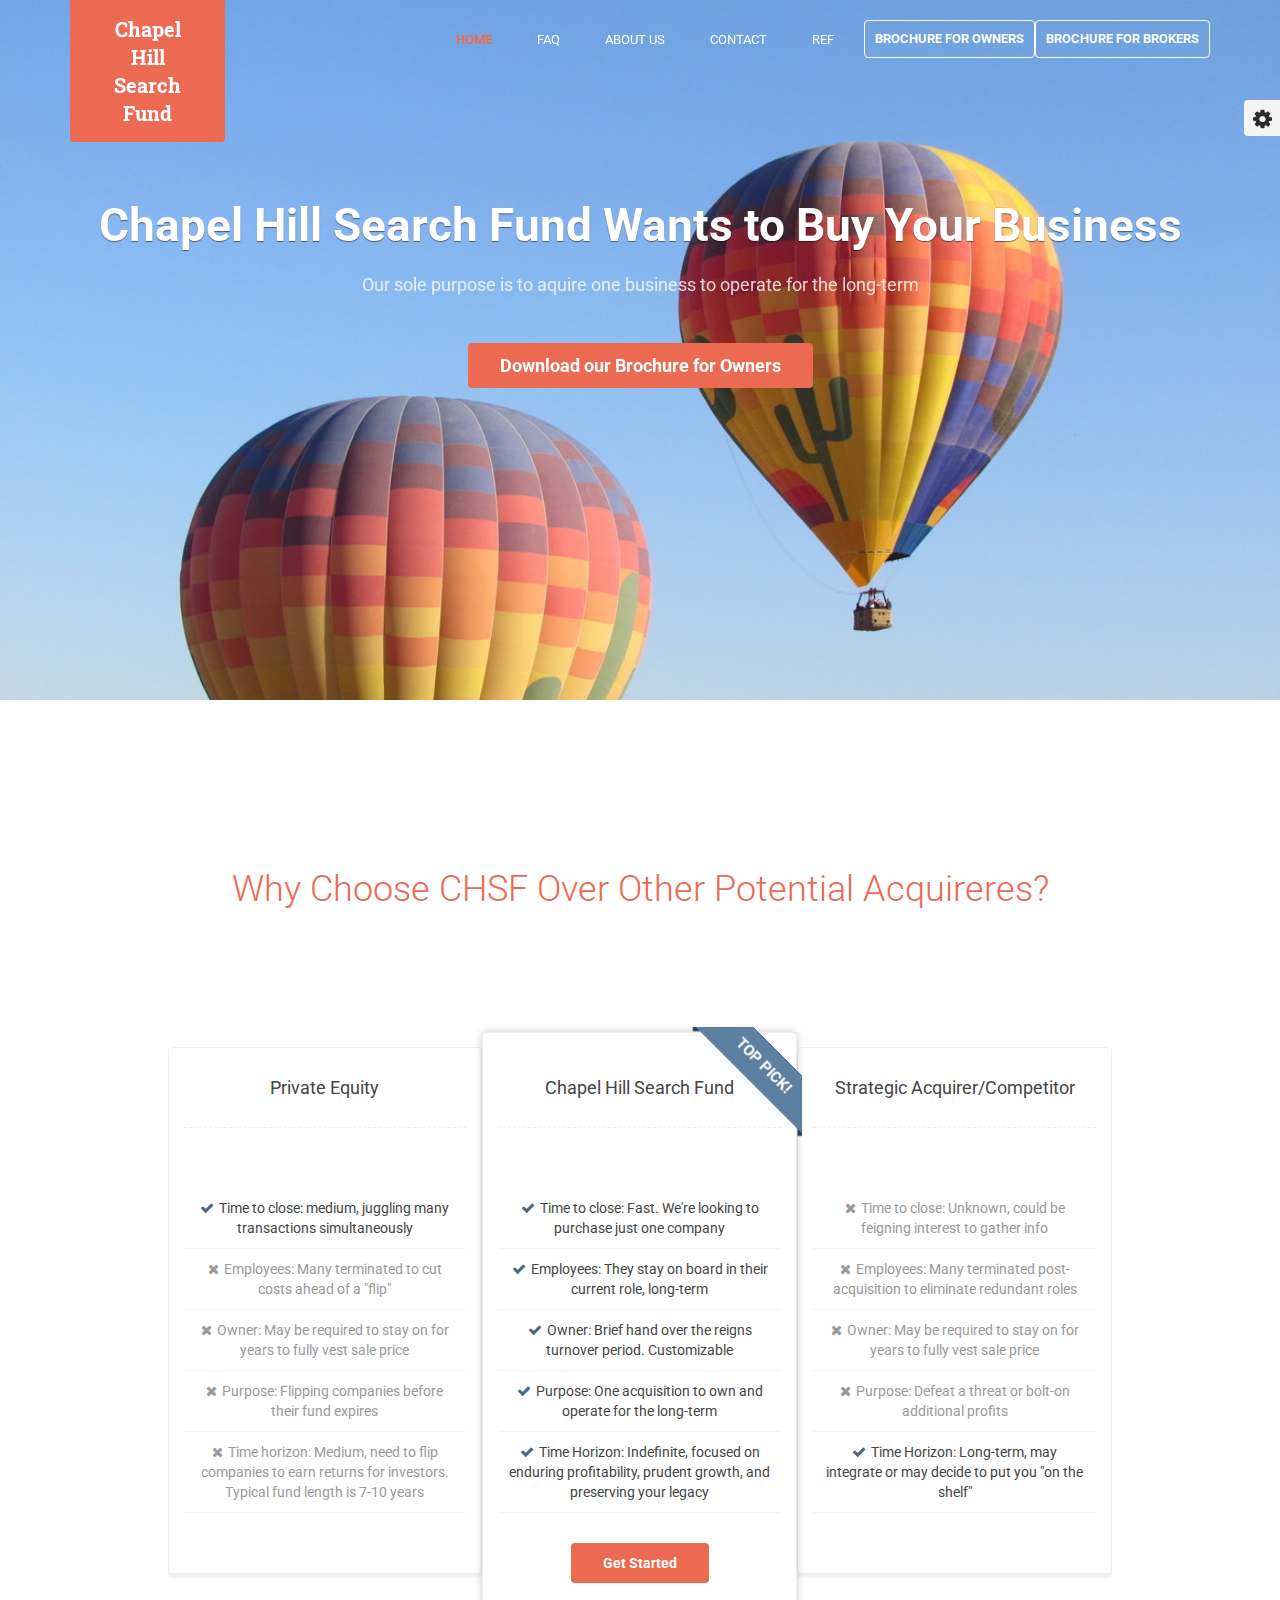
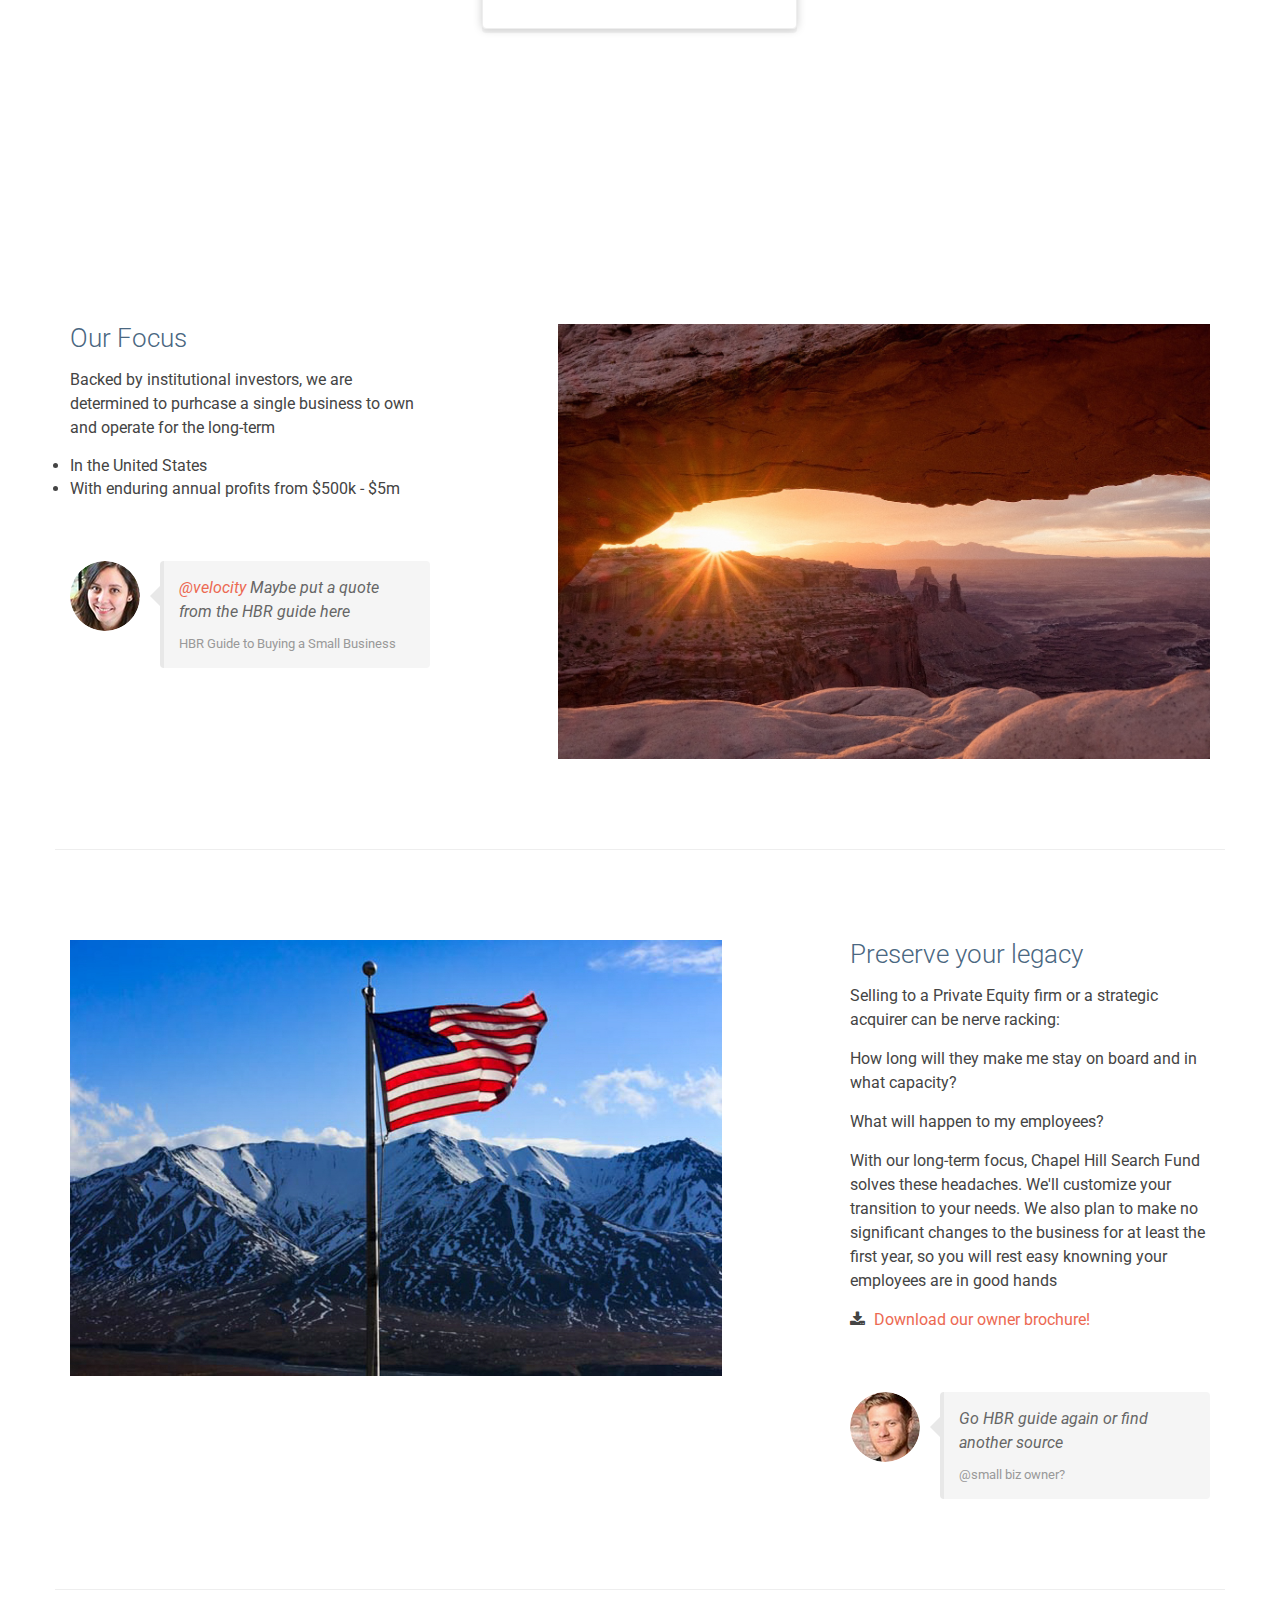
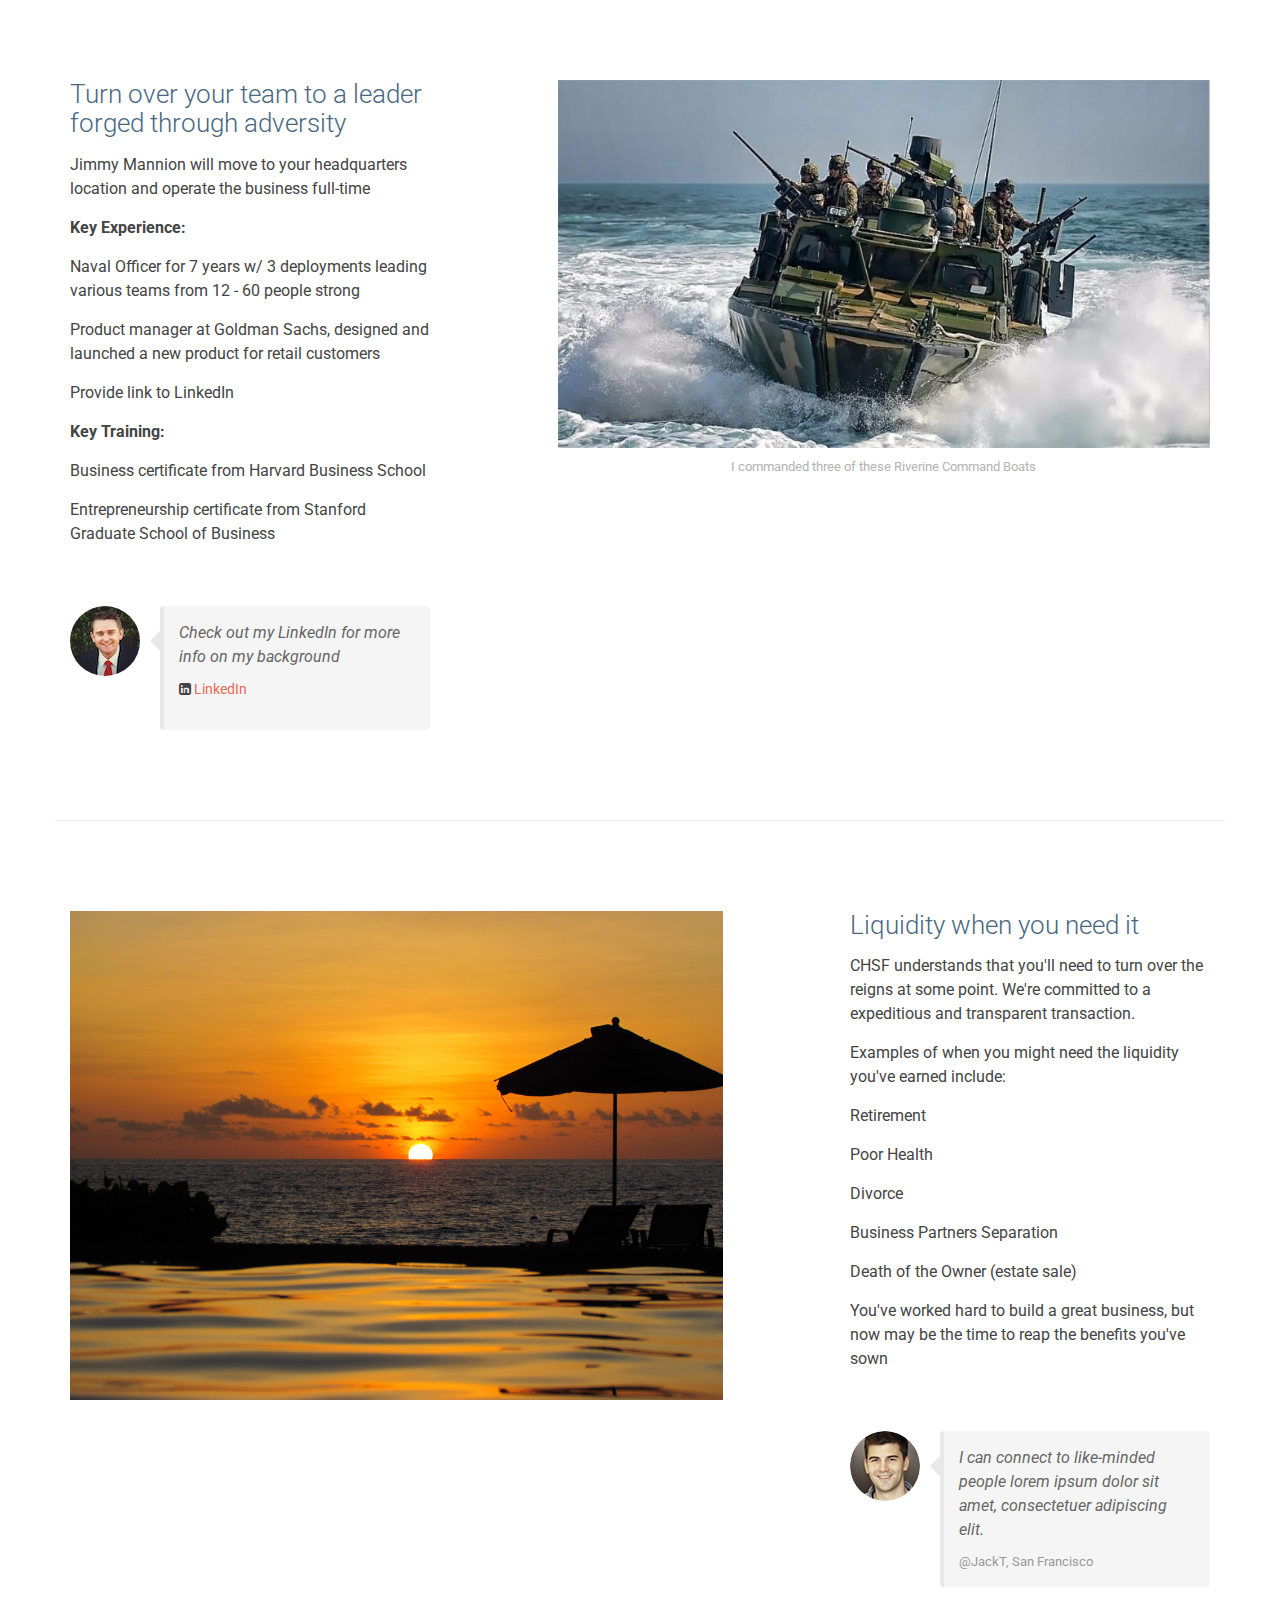
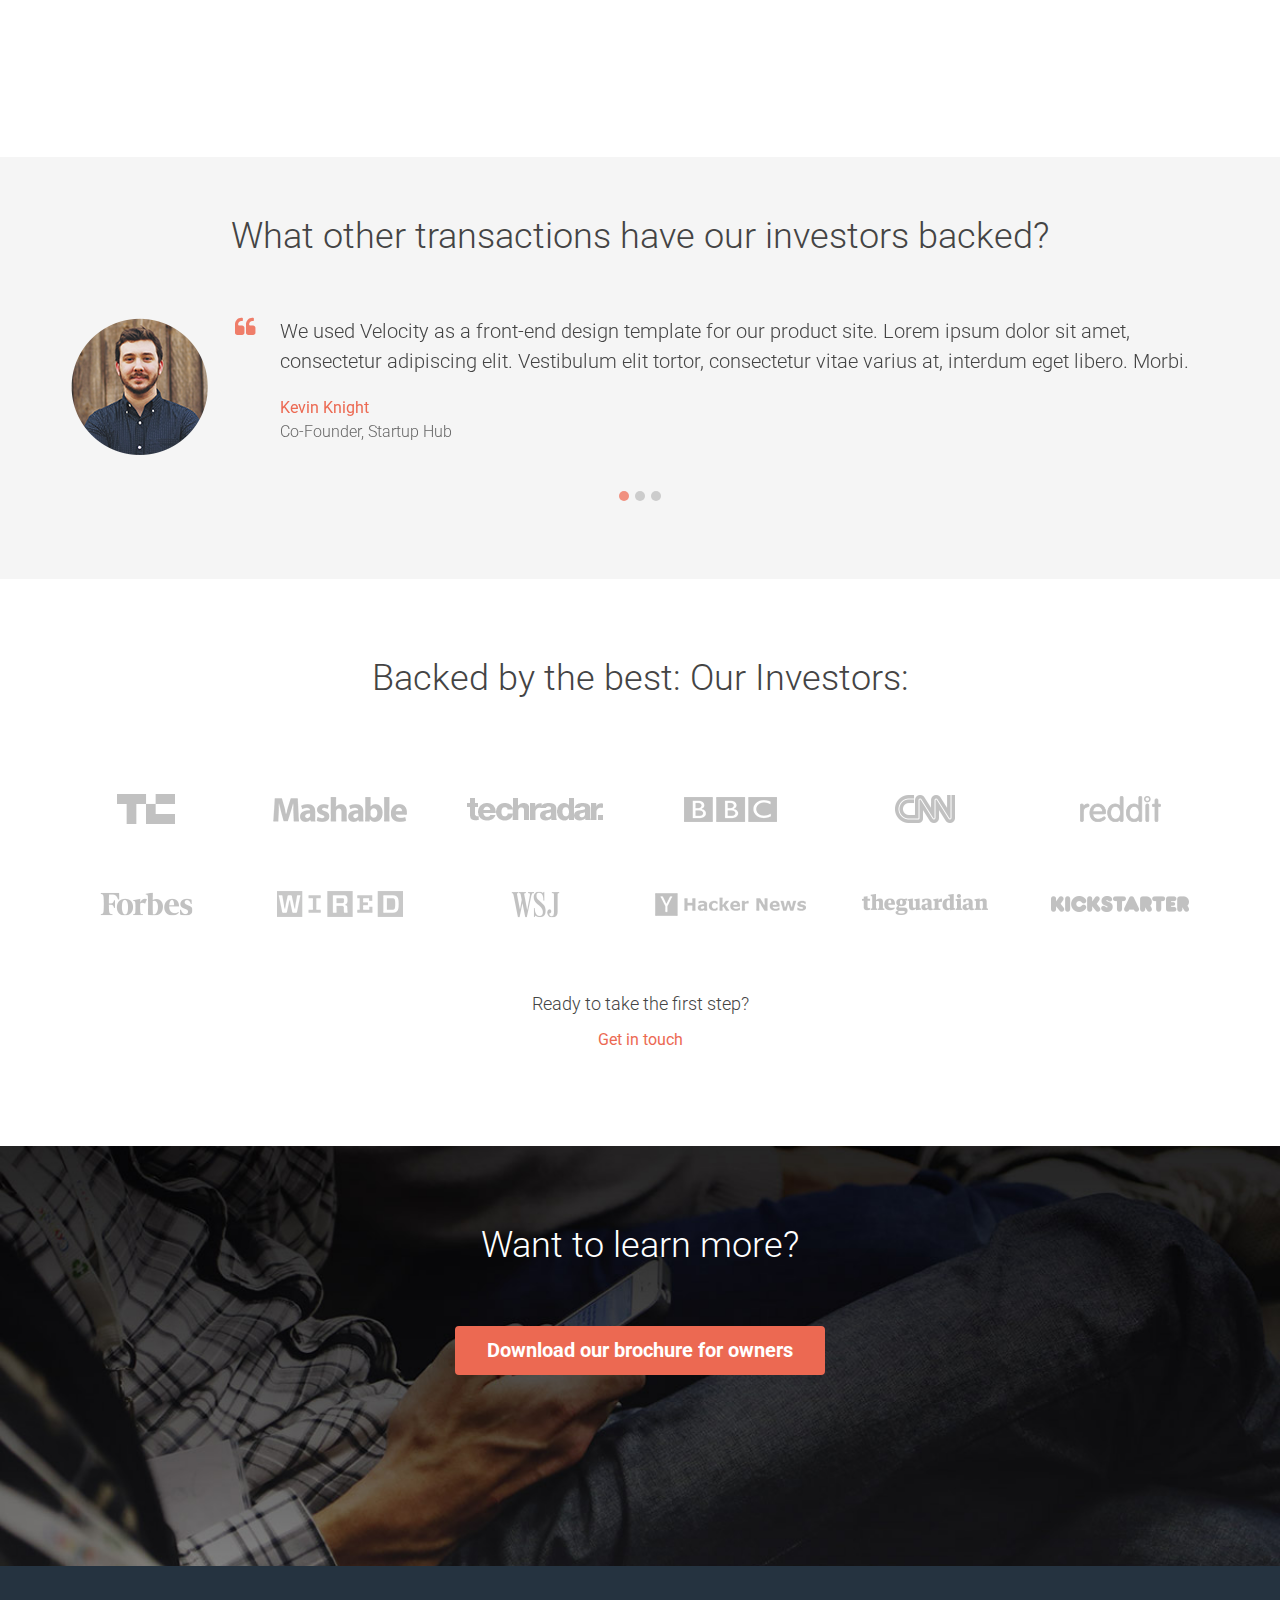
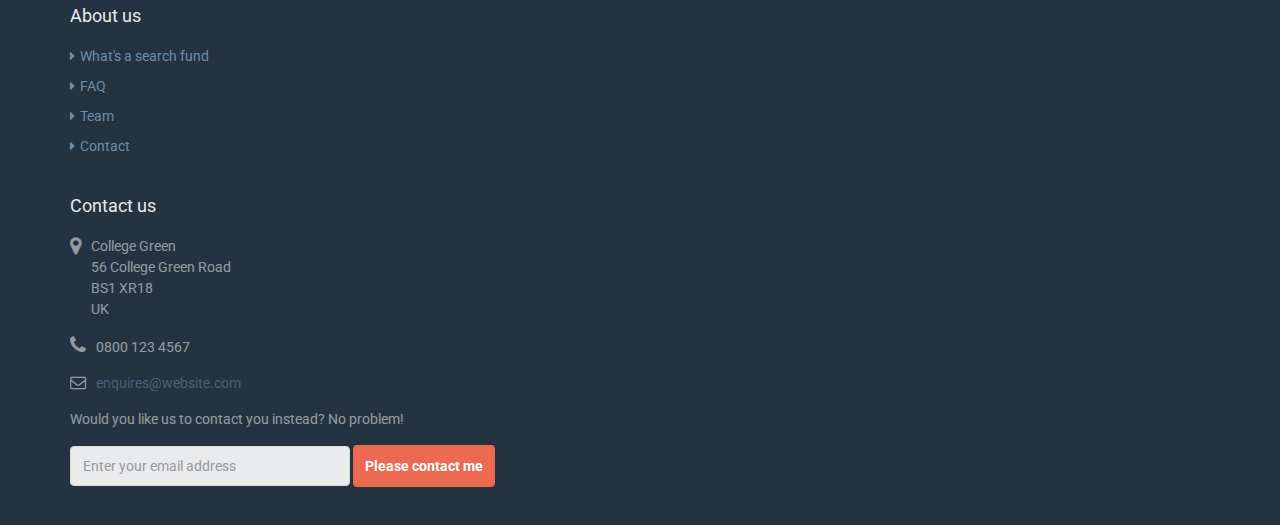
<file: index.html>
<!DOCTYPE html>
<!--[if IE 8]> <html lang="en" class="ie8"> <![endif]-->  
<!--[if IE 9]> <html lang="en" class="ie9"> <![endif]-->  
<!--[if !IE]><!--> <html lang="en"> <!--<![endif]-->  
<head>
    <title>Responsive website template for products</title>
    <!-- Meta -->
    <meta charset="utf-8">
    <meta http-equiv="X-UA-Compatible" content="IE=edge">
    <meta name="viewport" content="width=device-width, initial-scale=1.0">
    <meta name="description" content="">
    <meta name="author" content="">    
    <link rel="shortcut icon" href="favicon.ico">  
    <link href='http://fonts.googleapis.com/css?family=Roboto:400,400italic,500,500italic,700,700italic,900,900italic,300italic,300' rel='stylesheet' type='text/css'> 
    <link href='http://fonts.googleapis.com/css?family=Roboto+Slab:400,700,300,100' rel='stylesheet' type='text/css'>
    <!-- Global CSS -->
    <link rel="stylesheet" href="assets/plugins/bootstrap/css/bootstrap.min.css">   
    <!-- Plugins CSS -->    
    <link rel="stylesheet" href="assets/plugins/font-awesome/css/font-awesome.css">
    <link rel="stylesheet" href="assets/plugins/flexslider/flexslider.css">
    <!-- Theme CSS -->
    <link id="theme-style" rel="stylesheet" href="assets/css/styles.css">
    <!-- HTML5 shim and Respond.js for IE8 support of HTML5 elements and media queries -->
    <!--[if lt IE 9]>
      <script src="https://oss.maxcdn.com/html5shiv/3.7.2/html5shiv.min.js"></script>
      <script src="https://oss.maxcdn.com/respond/1.4.2/respond.min.js"></script>
    <![endif]-->
</head> 

<body class="home-page">   
    <!-- ******HEADER****** --> 
    <header id="header" class="header navbar-fixed-top">  
        <div class="container">       
            <h1 class="logo">
                <a href="index.html"><span class="text">Chapel Hill Search Fund</span></a>
            </h1><!--//logo-->
            <nav class="main-nav navbar-right" role="navigation">
                <div class="navbar-header">
                    <button class="navbar-toggle" type="button" data-toggle="collapse" data-target="#navbar-collapse">
                        <span class="sr-only">Toggle navigation</span>
                        <span class="icon-bar"></span>
                        <span class="icon-bar"></span>
                        <span class="icon-bar"></span>
                    </button><!--//nav-toggle-->
                </div><!--//navbar-header-->
                <div id="navbar-collapse" class="navbar-collapse collapse">
                    <ul class="nav navbar-nav">
                        <li class="active nav-item"><a href="index.html">Home</a></li>
                        <li class="nav-item"><a href="faq.html">FAQ</a></li>
                        <li class="nav-item"><a href="about.html">About Us</a></li>
                        <li class="nav-item"><a href="contact.html">Contact</a></li>
                        <li class="nav-item"><a href="pricing.html">Ref</a></li>                        
                        <li class="nav-item nav-item-cta last"><a class="btn btn-cta btn-cta-secondary" href="Jimmy Mannion resume.pdf">Brochure for Owners</a></li>
                        <li class="nav-item nav-item-cta last"><a class="btn btn-cta btn-cta-secondary" href="Jimmy Mannion resume.pdf">Brochure for Brokers</a></li>
                    </ul><!--//nav-->
                </div><!--//navabr-collapse-->
            </nav><!--//main-nav-->                     
        </div><!--//container-->
    </header><!--//header-->
    
    <div class="bg-slider-wrapper">
        <div class="flexslider bg-slider">
            <ul class="slides">
                <li class="slide slide-1"></li>
                <li class="slide slide-2"></li>
                <li class="slide slide-3"></li>
            </ul>
        </div>
    </div><!--//bg-slider-wrapper-->        
    
    <section class="promo section section-on-bg">
        <div class="container text-center">                
            <h2 class="title">Chapel Hill Search Fund Wants to Buy Your Business</h2>
            <p class="intro">Our sole purpose is to aquire one business to operate for the long-term</p>
            <p><a class="btn btn-cta btn-cta-primary" href="signup.html">Download our Brochure for Owners</a></p>   
        </div><!--//container-->
    </section><!--//promo-->
    
    <div class="sections-wrapper">   
     
    <!-- ******Pricing Section****** -->
    <section class="pricing section section-on-bg">
        <div class="container">
            <h2 class="title text-center"><span class="highlight">Why Choose CHSF Over Other Potential Acquireres?</span></h2>
            <p class="intro text-center">Our pricing is simple and you can cancel or change your plan at any time.</p>
             <div class="price-cols row">
                <div class="items-wrapper col-md-10 col-sm-12 col-xs-12 col-md-offset-1 col-sm-offset-0 col-xs-offset-0">
                    <div class="item price-1 col-md-4 col-sm-4 col-xs-12 text-center">
                        <div class="item-inner">
                            <div class="heading">
                            <h3 class="title">Private Equity</h3>

                            </div>
                            <div class="content">
                                <ul class="list-unstyled feature-list">
                                    <li><i class="fa fa-check"></i>Time to close: medium, juggling many transactions simultaneously</li>
                                    <li class="disabled"><i class="fa fa-times"></i>Employees: Many terminated to cut costs ahead of a "flip" </li>
                                    <li class="disabled"><i class="fa fa-times"></i>Owner: May be required to stay on for years to fully vest sale price</li>
                                    <li class="disabled"><i class="fa fa-times"></i>Purpose: Flipping companies before their fund expires</li>
                                    <li class="disabled"><i class="fa fa-times"></i>Time horizon: Medium, need to flip companies to earn returns for investors. Typical fund length is 7-10 years</li>
                                </ul>
                                
   
                            </div><!--//content-->
                        </div><!--//item-inner-->
                    </div><!--//item--> 
                    
                    <div class="item price-2 col-md-4 col-sm-4 col-xs-12 text-center best-buy">
                        <div class="item-inner">
                            <div class="heading">
                            <h3 class="title">Chapel Hill Search Fund</h3>

                            </div>
                            <div class="content">
                                <ul class="list-unstyled feature-list">
                                    <li><i class="fa fa-check"></i>Time to close: Fast. We're looking to purchase just one company</li>
                                    <li><i class="fa fa-check"></i>Employees: They stay on board in their current role, long-term</li>
                                    <li><i class="fa fa-check"></i>Owner: Brief hand over the reigns turnover period. Customizable </li>
                                    <li><i class="fa fa-check"></i>Purpose: One acquisition to own and operate for the long-term</li>
                                    <li><i class="fa fa-check"></i>Time Horizon: Indefinite, focused on enduring profitability, prudent growth, and preserving your legacy</li>
                                    
                                </ul>
                                <a class="btn btn-cta btn-cta-primary" href="contact.html">Get Started</a>
                            </div><!--//content-->
                            <div class="ribbon">
                                <div class="text">Top Pick!</div>
                            </div><!--//ribbon-->
                        </div><!--//item-inner-->
                    </div><!--//item-->  
                    
                    <div class="item price-3 col-md-4 col-sm-4 col-xs-12 text-center">
                        <div class="item-inner">
                            <div class="heading">
                                <h3 class="title">Strategic Acquirer/Competitor</h3>

                            </div>
                            <div class="content">
                                <ul class="list-unstyled feature-list">
                                     <li class="disabled"><i class="fa fa-times"></i>Time to close: Unknown, could be feigning interest to gather info</li>
                                     <li class="disabled"><i class="fa fa-times"></i>Employees: Many terminated post-acquisition to eliminate redundant roles</li>
                                     <li class="disabled"><i class="fa fa-times"></i>Owner: May be required to stay on for years to fully vest sale price</li>
                                     <li class="disabled"><i class="fa fa-times"></i>Purpose: Defeat a threat or bolt-on additional profits</li>
                                     <li><i class="fa fa-check"></i>Time Horizon: Long-term, may integrate or may decide to put you "on the shelf"</li>                                  
                                </ul>
                              
                                
                            </div><!--//content-->
                        </div><!--//item-inner-->
                    </div><!--//item-->  
                </div><!--//items-wrapper-->                   
            </div><!--//row-->
        </div><!--//container-->
    </section><!--//pricing-->




        <!-- ******Why Section****** -->
        <section id="why" class="section why">
            <div class="container">
                <div class="row item">
                    <div class="content col-xs-12 col-md-4">
                        <h3 class="title">Our Focus</h3>
                        <div class="desc">
                            <p>Backed by institutional investors, we are determined to purhcase a single business to own and operate for the long-term</p>
                            <li>In the United States</li>
                            <li>With enduring annual profits from $500k - $5m</li>
                        </div>
                        <div class="quote">
                            <div class="quote-profile">
                                <img class="img-responsive img-circle" src="assets/images/people/profile-s-1.png" alt="" />
                            </div><!--//profile-->
                            <div class="quote-content">
                                <blockquote><p><a href="https://twitter.com/3rdwave_themes" target="_blank">@velocity</a> Maybe put a quote from the HBR guide here</p></blockquote>
                                <p class="source">HBR Guide to Buying a Small Business</p>
                            </div><!--//quote-content-->                                     
                        </div><!--//quote-->                        
                    </div><!--//content-->
                    <figure class="figure col-md-offset-1 col-sm-offset-0 col-xs-offset-0 col-xs-12 col-md-7">
                        <img class="img-responsive" src="assets/images/background/arches.jpg" alt="" />
                    </figure>
                </div><!--//item-->
                
                <div class="row item">
                    <div class="content col-md-push-8 col-sm-push-0 col-xs-push-0 col-xs-12 col-md-4">
                        <h3 class="title">Preserve your legacy</h3>
                        <div class="desc">
                            <p>Selling to a Private Equity firm or a strategic acquirer can be nerve racking:</p> 
                            <p> How long will they make me stay on board and in what capacity?</p>
                            <p> What will happen to my employees?</p>
                            <p>With our long-term focus, Chapel Hill Search Fund solves these headaches. We'll customize your transition to your needs. We also plan to make no significant changes to the business for at least the first year, so you will rest easy knowning your employees are in good hands</p>
                            <p><i class="fa fa-download"></i> <a href="download.html">Download our owner brochure!</a></p>
                        </div>
                        
                        <div class="quote">
                            <div class="quote-profile">
                                <img class="img-responsive img-circle" src="assets/images/people/profile-s-2.png" alt="" />
                            </div><!--//profile-->
                            <div class="quote-content">
                                <blockquote><p>Go HBR guide again or find another source</p></blockquote>
                                <p class="source">@small biz owner?</p>
                            </div><!--//quote-content-->         
                        </div><!--//quote-->                        
                    </div><!--//content-->
                    <figure class="figure col-md-pull-4 col-sm-pull-0 col-xs-pull-0 col-xs-12 col-md-7">
                        <img class="img-responsive" src="assets/images/figures/Explore-Alaska.jpg" alt="" />
                    </figure>
                </div><!--//item-->
                
                <div class="row item ">
                    <div class="content col-xs-12 col-md-4">
                        <h3 class="title">Turn over your team to a leader forged through adversity</h3>
                        <div class="desc">
                            <p>Jimmy Mannion will move to your headquarters location and operate the business full-time</p>
                            <p><b>Key Experience: </b></p>
                            <p> Naval Officer for 7 years w/ 3 deployments leading various teams from 12 - 60 people strong</p>
                            <p> Product manager at Goldman Sachs, designed and launched a new product for retail customers</p>
                            <p> Provide link to LinkedIn</p>
                            <p><b>Key Training: </b></p>
                            <p> Business certificate from Harvard Business School</p>
                            <p> Entrepreneurship certificate from Stanford Graduate School of Business</p>
                        </div>
                        <div class="quote">
                            <div class="quote-profile">
                                <img class="img-responsive img-circle" src="assets/images/people/linkedinphoto.jpg" alt="" />
                            </div><!--//profile-->
                            <div class="quote-content">
                                <blockquote><p>Check out my LinkedIn for more info on my background</p></blockquote>
                                <p><i class="fa fa-linkedin-square"></i> <a href="https://www.linkedin.com/in/jamesmannion/">LinkedIn</a></p>
                            </div><!--//quote-content-->          
                        </div><!--//quote-->                        
                    </div><!--//content-->
                    <figure class="figure col-md-offset-1 col-sm-offset-0 col-xs-offset-0 col-xs-12 col-md-7">
                        <img class="img-responsive" src="assets/images/figures/RCB.jpg" alt="" />
                        <figcaption class="figure-caption"><a href="http://themes.3rdwavemedia.com/website-templates/responsive-bootstrap-theme-for-startups-tempo/?ref=3wm" target="_blank">I commanded three of these Riverine Command Boats</a> </figcaption>

                    </figure>
                </div><!--//item-->
                
                <div class="row item last-item">
                    <div class="content col-md-push-8 col-sm-push-0 col-xs-push-0 col-xs-12 col-md-4">
                        <h3 class="title">Liquidity when you need it</h3>
                        <div class="desc">
                            <p>CHSF understands that you'll need to turn over the reigns at some point. We're committed to a expeditious and transparent transaction.</p>
                            <p>Examples of when you might need the liquidity you've earned include:</p>
                            <p>      Retirement</p>
                            <p>      Poor Health</p>
                            <p>      Divorce</p>
                            <p>      Business Partners Separation</p>
                            <p>      Death of the Owner (estate sale)</p>
                            <p>You've worked hard to build a great business, but now may be the time to reap the benefits you've sown</p>
                            
                        </div>
                        
                        <div class="quote">
                            <div class="quote-profile">
                                <img class="img-responsive img-circle" src="assets/images/people/profile-s-4.png" alt="" />
                            </div><!--//profile-->
                            <div class="quote-content">
                                <blockquote><p>I can connect to like-minded people lorem ipsum dolor sit amet, consectetuer adipiscing elit.</p></blockquote>
                                <p class="source">@JackT, San Francisco</p>
                            </div><!--//quote-content-->
                        </div><!--//quote-->
                    </div><!--//content-->
                    <figure class="figure col-md-pull-4 col-sm-pull-0 col-xs-pull-0 col-xs-12 col-md-7">
                        <img class="img-responsive" src="assets/images/figures/Sunset.jpg" alt="" />
                    </figure>
                </div><!--//item-->
                
            </div><!--//container-->
        </section><!--//why-->  
        
        <!-- ******Testimonials Section****** -->
        <section class="section testimonials">
            <div class="container">
                <h2 class="title text-center">What other transactions have our investors backed?</h2>
                <div id="testimonials-carousel" class="carousel slide" data-ride="carousel">
                    <ol class="carousel-indicators">
                        <li data-target="#testimonials-carousel" data-slide-to="0" class="active"></li>
                        <li data-target="#testimonials-carousel" data-slide-to="1"></li>
                        <li data-target="#testimonials-carousel" data-slide-to="2"></li>
                    </ol><!--//carousel-indicators-->
                    <div class="carousel-inner">
                        <div class="item active">
                            <figure class="profile"><img src="assets/images/people/profile-m-1.png" alt="" /></figure>
                            <div class="content">
                                <blockquote>
                                <i class="fa fa-quote-left"></i>
                                <p>We used Velocity as a front-end design template for our product site. Lorem ipsum dolor sit amet, consectetur adipiscing elit. Vestibulum elit tortor, consectetur vitae varius at, interdum eget libero. Morbi.</p>
                                </blockquote>
                                <p class="source">Kevin Knight<br /><span class="title">Co-Founder, Startup Hub</span></p>
                            </div><!--//content-->                         
                        </div><!--//item-->                        
                        <div class="item">
                            <figure class="profile"><img src="assets/images/people/profile-m-2.png" alt="" /></figure>
                            <div class="content">
                                <blockquote>
                                <i class="fa fa-quote-left"></i>
                                <p>At vero eos et accusamus et iusto odio dignissimos ducimus qui blanditiis praesentium voluptatum deleniti atque corrupti quos dolores et quas molestias excepturi sint.</p>
                                </blockquote>
                                <p class="source">Diana	Luna<br /><span class="title">Entrepreneur, Maecenas</span></p>
                            </div><!--//content-->                         
                        </div><!--//item-->  
                        <div class="item">
                            <figure class="profile"><img src="assets/images/people/profile-m-3.png" alt="" /></figure>
                            <div class="content">
                                <blockquote>
                                <i class="fa fa-quote-left"></i>
                                <p>Et harum quidem rerum facilis est et expedita distinctio. Nam libero tempore, cum soluta nobis est eligendi optio cumque nihil impedit quo minus id quod maxime placeat facere.</p>
                                </blockquote>
                                <p class="source">Tony Lee<br /><span class="title">CTO, Lorem Ipsum</span></p>
                            </div><!--//content-->                         
                        </div><!--//item-->                                         
                    </div><!--//carousel-inner-->
                    
                </div><!--//carousel-->
            </div><!--//container-->
        </section><!--//testimonials-->          
        
        <!-- ******Press Section****** -->
        <section class="section press">
            <div class="container text-center">
                <h2 class="title">Backed by the best: Our Investors:</h2>
                <ul class="press-list list-inline row">
                    <li class="col-xs-4 col-sm-2"><a href="#"><img class="img-responsive" src="assets/images/press/press-1.png" alt="" /></a></li>
                    <li class="col-xs-4 col-sm-2"><a href="#"><img class="img-responsive" src="assets/images/press/press-2.png" alt="" /></a></li>
                    <li class="xs-break col-xs-4 col-sm-2"><a href="#"><img class="img-responsive" src="assets/images/press/press-3.png" alt="" /></a></li>                   
                    <li class="col-xs-4 col-sm-2"><a href="#"><img class="img-responsive" src="assets/images/press/press-4.png" alt="" /></a></li>
                    <li class="col-xs-4 col-sm-2"><a href="#"><img class="img-responsive" src="assets/images/press/press-5.png" alt="" /></a></li>
                    <li class="col-xs-4 col-sm-2"><a href="#"><img class="img-responsive" src="assets/images/press/press-6.png" alt="" /></a></li>                    
                </ul><!--//press-list-->
                <ul class="press-list list-inline row last">
                    <li class="col-xs-4 col-sm-2"><a href="#"><img class="img-responsive" src="assets/images/press/press-7.png" alt="" /></a></li>
                    <li class="col-xs-4 col-sm-2"><a href="#"><img class="img-responsive" src="assets/images/press/press-8.png" alt="" /></a></li>
                    <li class="xs-break col-xs-4 col-sm-2"><a href="#"><img class="img-responsive" src="assets/images/press/press-9.png" alt="" /></a></li>                   
                    <li class="col-xs-4 col-sm-2"><a href="#"><img class="img-responsive" src="assets/images/press/press-10.png" alt="" /></a></li>
                    <li class="col-xs-4 col-sm-2"><a href="#"><img class="img-responsive" src="assets/images/press/press-11.png" alt="" /></a></li>
                    <li class="col-xs-4 col-sm-2"><a href="#"><img class="img-responsive" src="assets/images/press/press-12.png" alt="" /></a></li>                    
                </ul><!--//press-list-->
                
                <div class="press-lead text-center">
                     <h3 class="title">Ready to take the first step?</h3>
                     <a href="contact.html">Get in touch</a></p>
                </div>
               
            </div><!--//container-->
        </section><!--//press-->
        
        <!-- ******CTA Section****** -->
        <section id="cta-section" class="section cta-section text-center home-cta-section">
            <div class="container">
               <h2 class="title">Want to learn more?</h2>
               <p><a class="btn btn-cta btn-cta-primary" href="https://wrapbootstrap.com/theme/velocity-designed-for-products-WB0N38R04" target="_blank">Download our brochure for owners</a></p>
            </div><!--//container-->
        </section><!--//cta-section-->
        
    </div><!--//section-wrapper-->
    
    <!-- ******FOOTER****** --> 
    <footer class="footer">
        <div class="footer-content">
            <div class="container">
                <div class="row">                    
                    <div class="footer-col links col-md-2 col-sm-4 col-xs-12">
                        <div class="footer-col-inner">
                            <h3 class="title">About us</h3>
                            <ul class="list-unstyled">
                                <li><a href="#"><i class="fa fa-caret-right"></i>What's a search fund</a></li>
                                <li><a href="#"><i class="fa fa-caret-right"></i>FAQ</a></li>
                                <li><a href="#"><i class="fa fa-caret-right"></i>Team</a></li>
                                <li><a href="#"><i class="fa fa-caret-right"></i>Contact</a></li>
                            </ul>
                        </div><!--//footer-col-inner-->
                    </div><!--//foooter-col-->    
                   
<div class="clearfix"></div> 
                                    <div class="footer-col contact col-xs-12 col-md-6">
                        <div class="footer-col-inner">
                            <h3 class="title">Contact us</h3>                          
                            <p class="adr clearfix">
                                <i class="fa fa-map-marker pull-left"></i>        
                                <span class="adr-group pull-left">       
                                    <span class="street-address">College Green</span><br>
                                    <span class="region">56 College Green Road</span><br>
                                    <span class="postal-code">BS1 XR18</span><br>
                                    <span class="country-name">UK</span>
                                </span>
                            </p>
                            <p class="tel"><i class="fa fa-phone"></i>0800 123 4567</p>
                            <p class="email"><i class="fa fa-envelope-o"></i><a href="#">enquires@website.com</a></p>

                            <div class="form-container">
                                <p class="intro">Would you like us to contact you instead? No problem!</p>
                                <form class="signup-form navbar-form">
                                    <div class="form-group">
                                        <input type="text" class="form-control" placeholder="Enter your email address">
                                    </div>   
                                    <button type="submit" class="btn btn-cta btn-cta-primary">Please contact me</button>                                 
                                </form>                               
                            </div><!--//subscription-form-->
                        </div><!--//footer-col-inner-->
                    </div><!--//foooter-col-->
                                          
                        </div><!--//footer-col-inner-->
                    </div><!--//contact-->
                </div><!--//row-->

                </div>
            </div><!--//container-->
        </div><!--//footer-content-->
                      
            </div><!--//container-->

    </footer><!--//footer-->
    
    <!-- Video Modal -->
    <div class="modal modal-video" id="modal-video" tabindex="-1" role="dialog" aria-labelledby="videoModalLabel" aria-hidden="true">
        <div class="modal-dialog">
            <div class="modal-content">
                <div class="modal-header">
                    <button type="button" class="close" data-dismiss="modal" aria-hidden="true">&times;</button>
                    <h4 id="videoModalLabel" class="modal-title sr-only">Video Tour</h4>
                </div>
                <div class="modal-body">
                    <div class="video-container">
                        <iframe id="vimeo-video" src="//player.vimeo.com/video/28872840?color=ffffff&amp;wmode=transparent" width="720" height="405" frameborder="0" webkitallowfullscreen mozallowfullscreen allowfullscreen></iframe>
                    </div><!--//video-container-->
                </div><!--//modal-body-->
            </div><!--//modal-content-->
        </div><!--//modal-dialog-->
    </div><!--//modal-->
    
    <!-- *****CONFIGURE STYLE****** -->  
    <div class="config-wrapper">
        <div class="config-wrapper-inner">
            <a id="config-trigger" class="config-trigger" href="#"><i class="fa fa-cog"></i></a>
            <div id="config-panel" class="config-panel">
                <h5>Choose Colour</h5>
                <ul id="color-options" class="list-unstyled list-inline">
                    <li class="theme-1 active" ><a data-style="assets/css/styles.css" href="#"></a></li>
                    <li class="theme-2"><a data-style="assets/css/styles-2.css" href="#"></a></li>
                    <li class="theme-3"><a data-style="assets/css/styles-3.css" href="#"></a></li>
                    <li class="theme-4"><a data-style="assets/css/styles-4.css" href="#"></a></li>                   
                    <li class="theme-5"><a data-style="assets/css/styles-5.css" href="#"></a></li>                     
                    <li class="theme-6"><a data-style="assets/css/styles-6.css" href="#"></a></li>
                    <li class="theme-7"><a data-style="assets/css/styles-7.css" href="#"></a></li>
                    <li class="theme-8"><a data-style="assets/css/styles-8.css" href="#"></a></li>                    
                    <li class="theme-9"><a data-style="assets/css/styles-9.css" href="#"></a></li>
                    <li class="theme-10"><a data-style="assets/css/styles-10.css" href="#"></a></li>
                </ul><!--//color-options-->
                <a id="config-close" class="close" href="#"><i class="fa fa-times-circle"></i></a>
            </div><!--//configure-panel-->
        </div><!--//config-wrapper-inner-->
    </div><!--//config-wrapper-->
 
    <!-- Javascript -->          
    <script type="text/javascript" src="assets/plugins/jquery-1.12.3.min.js"></script>
    <script type="text/javascript" src="assets/plugins/bootstrap/js/bootstrap.min.js"></script> 
    <script type="text/javascript" src="assets/plugins/bootstrap-hover-dropdown.min.js"></script>
    <script type="text/javascript" src="assets/plugins/back-to-top.js"></script>
    <script type="text/javascript" src="assets/plugins/jquery-placeholder/jquery.placeholder.js"></script>
    <script type="text/javascript" src="assets/plugins/FitVids/jquery.fitvids.js"></script>
    <script type="text/javascript" src="assets/plugins/flexslider/jquery.flexslider-min.js"></script>     
    <script type="text/javascript" src="assets/js/main.js"></script>
    
    <!-- Modal Video -->
    <script type="text/javascript" src="assets/js/modal-video.js"></script> 
    
            
</body>
</html>
</file>
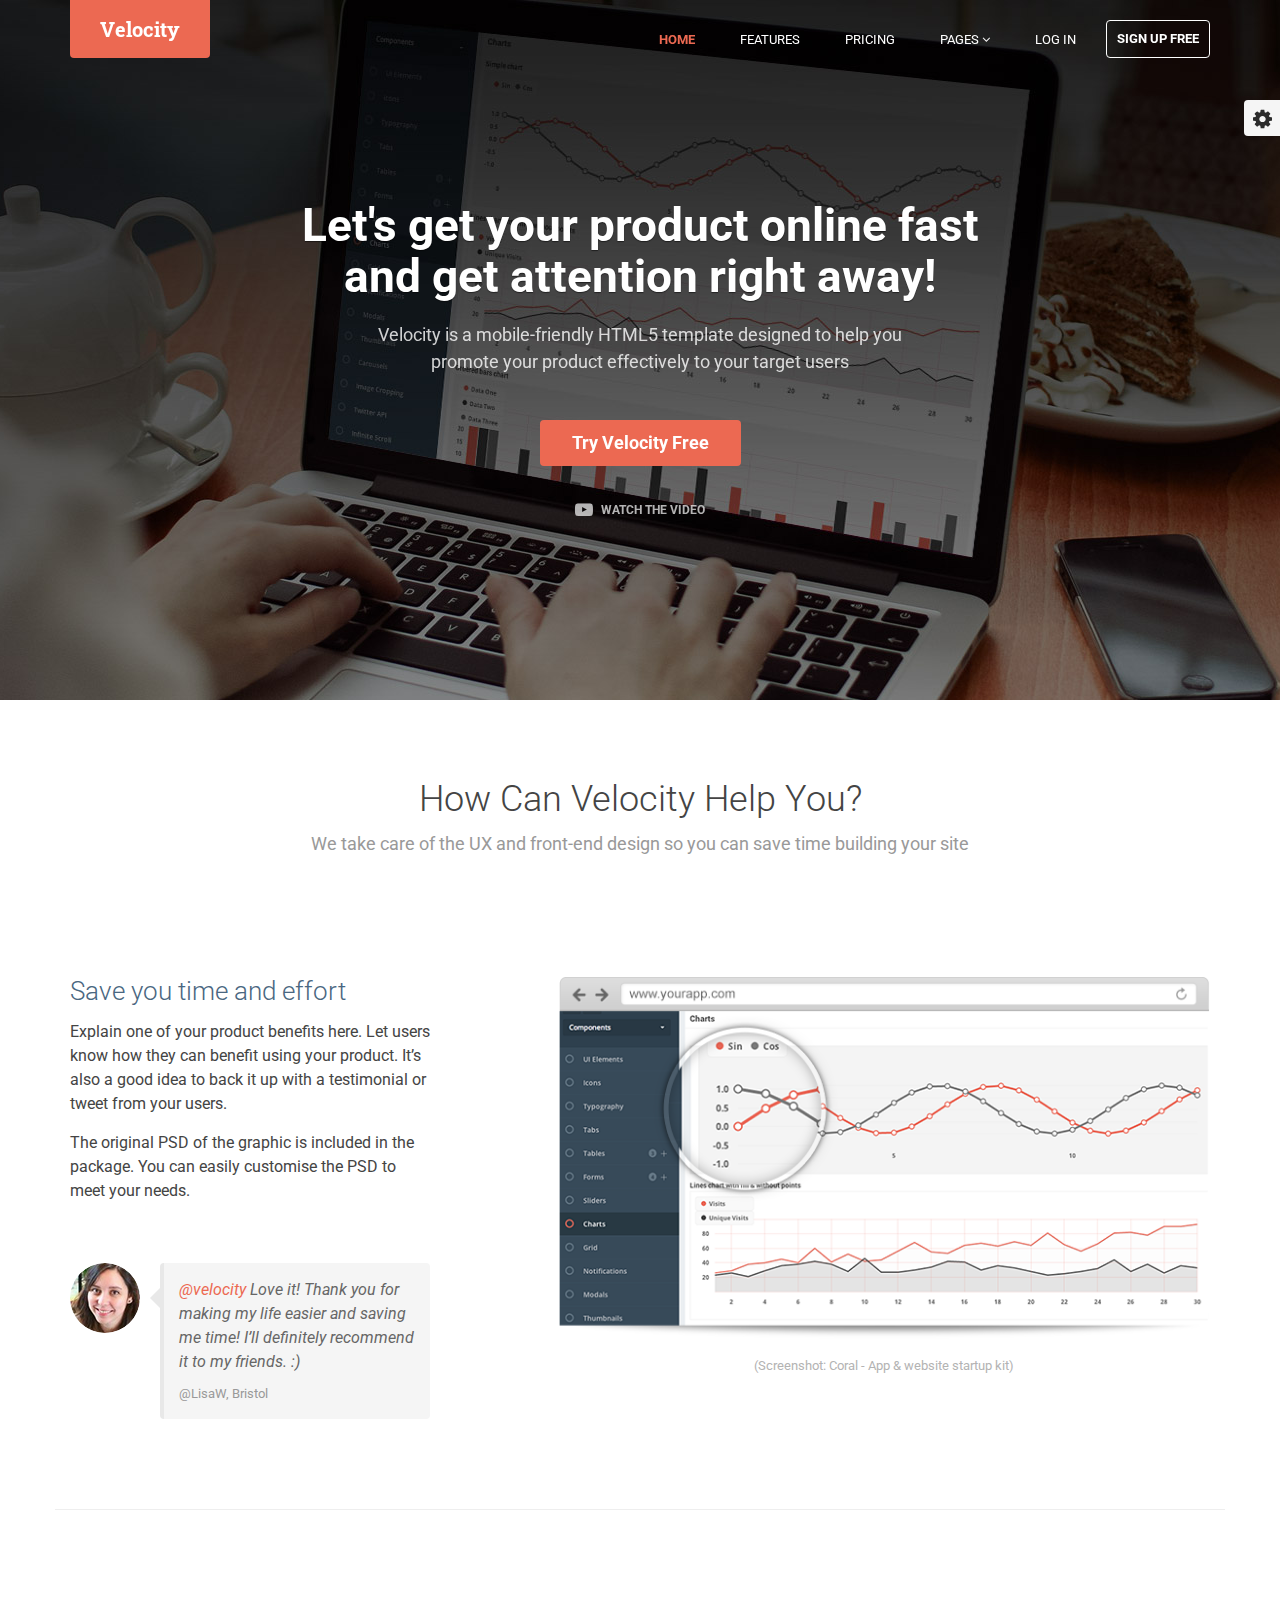
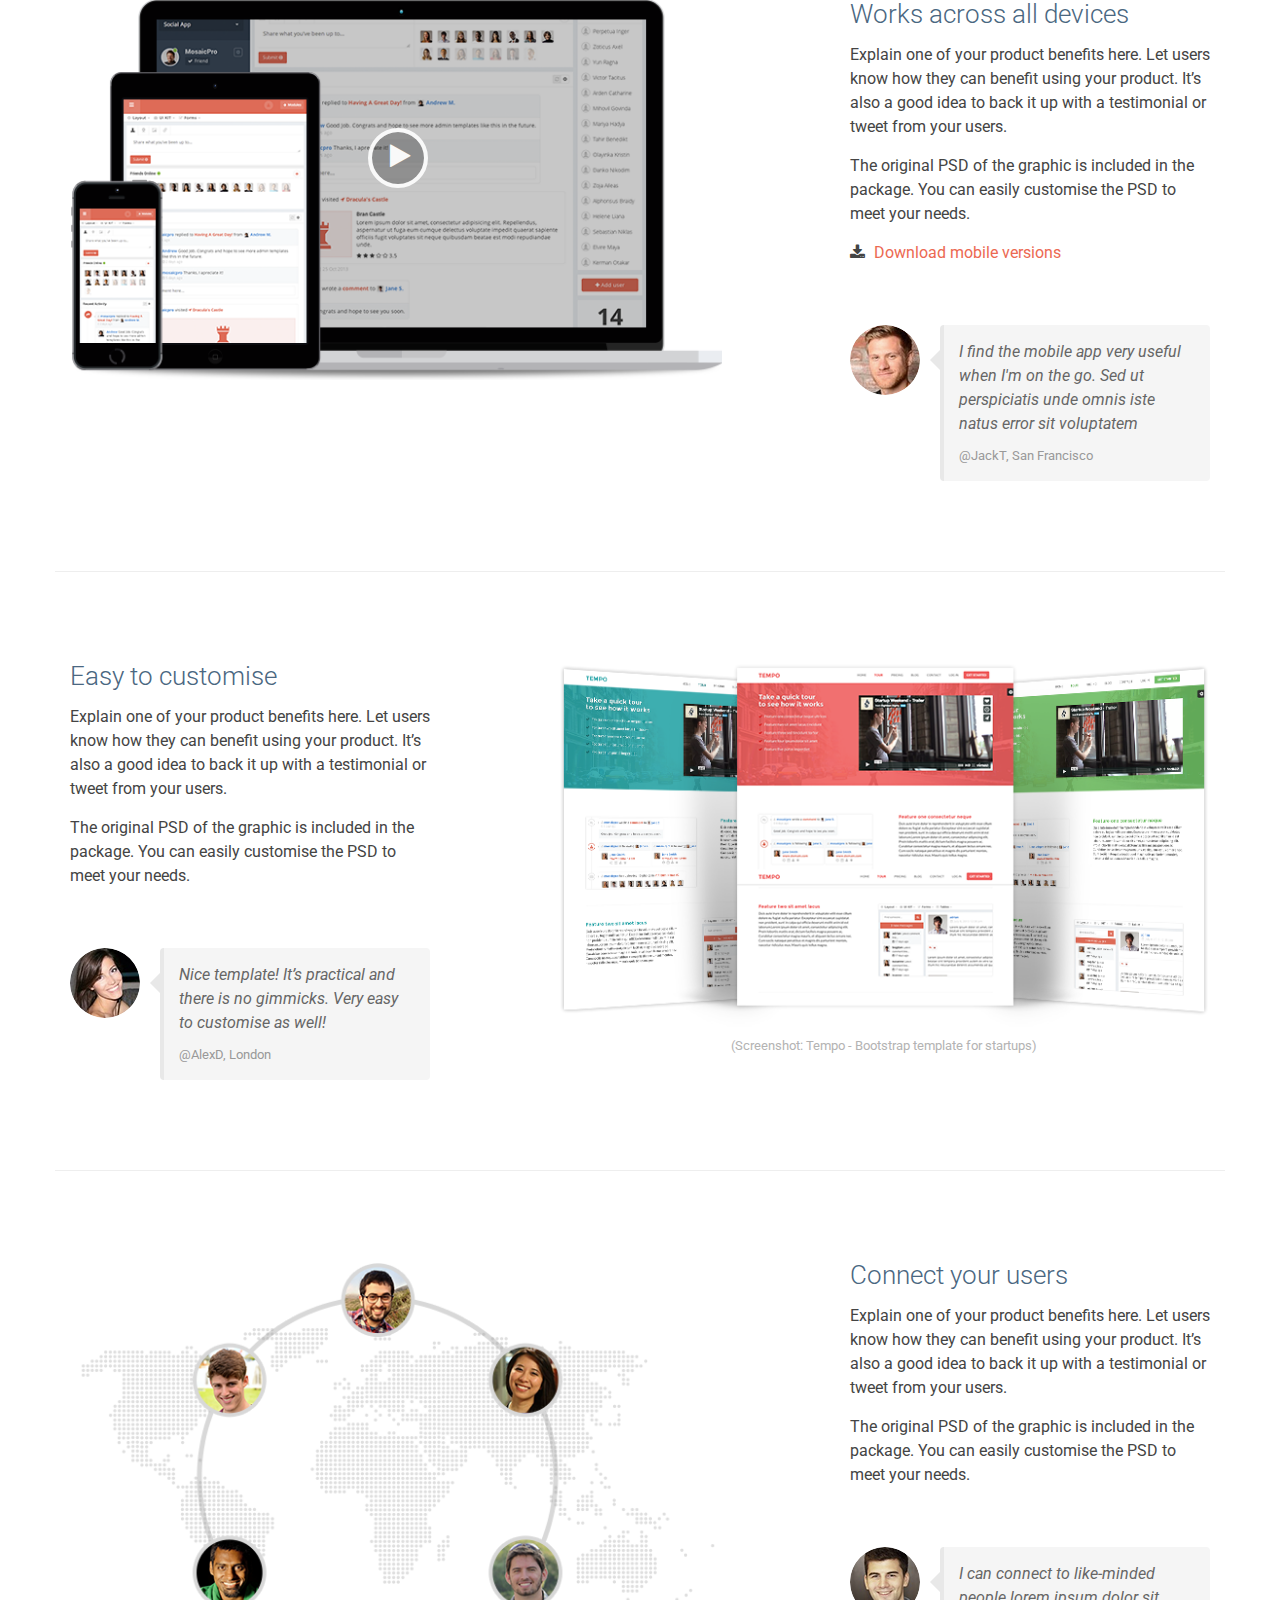
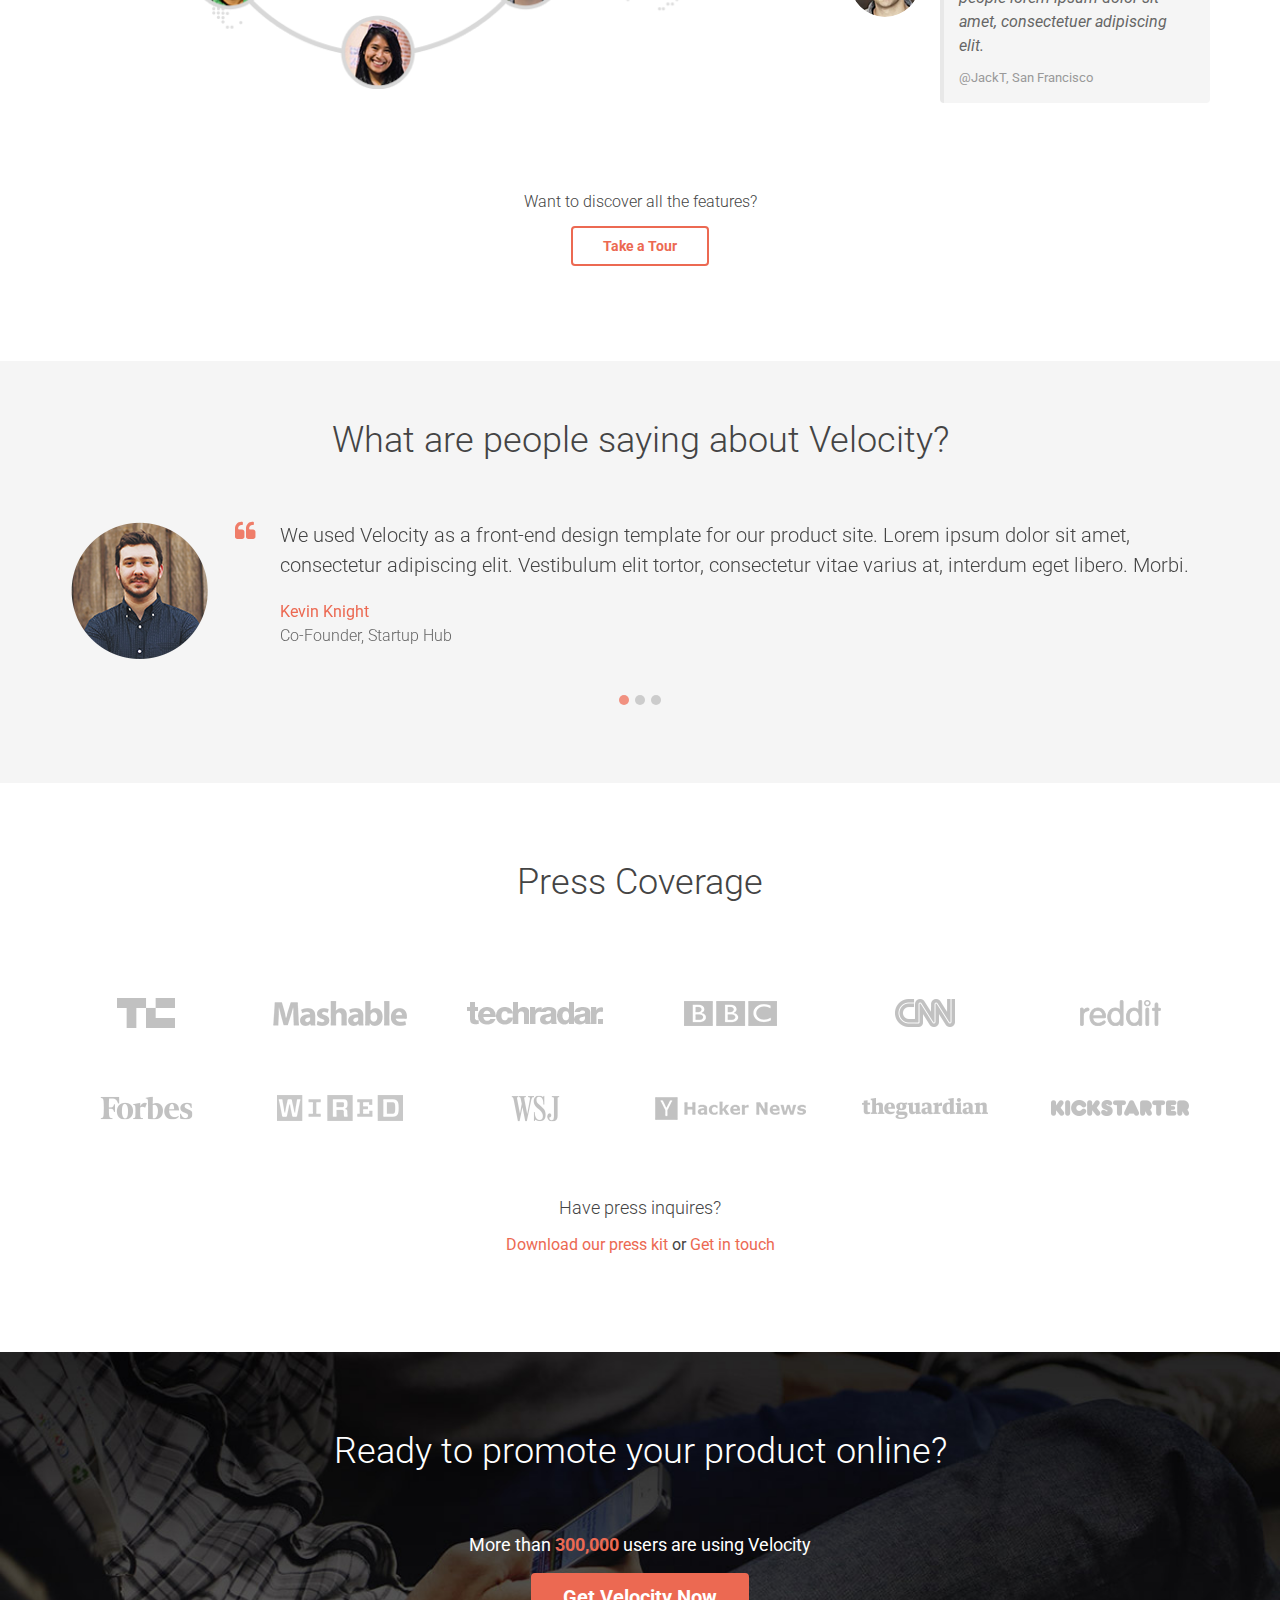
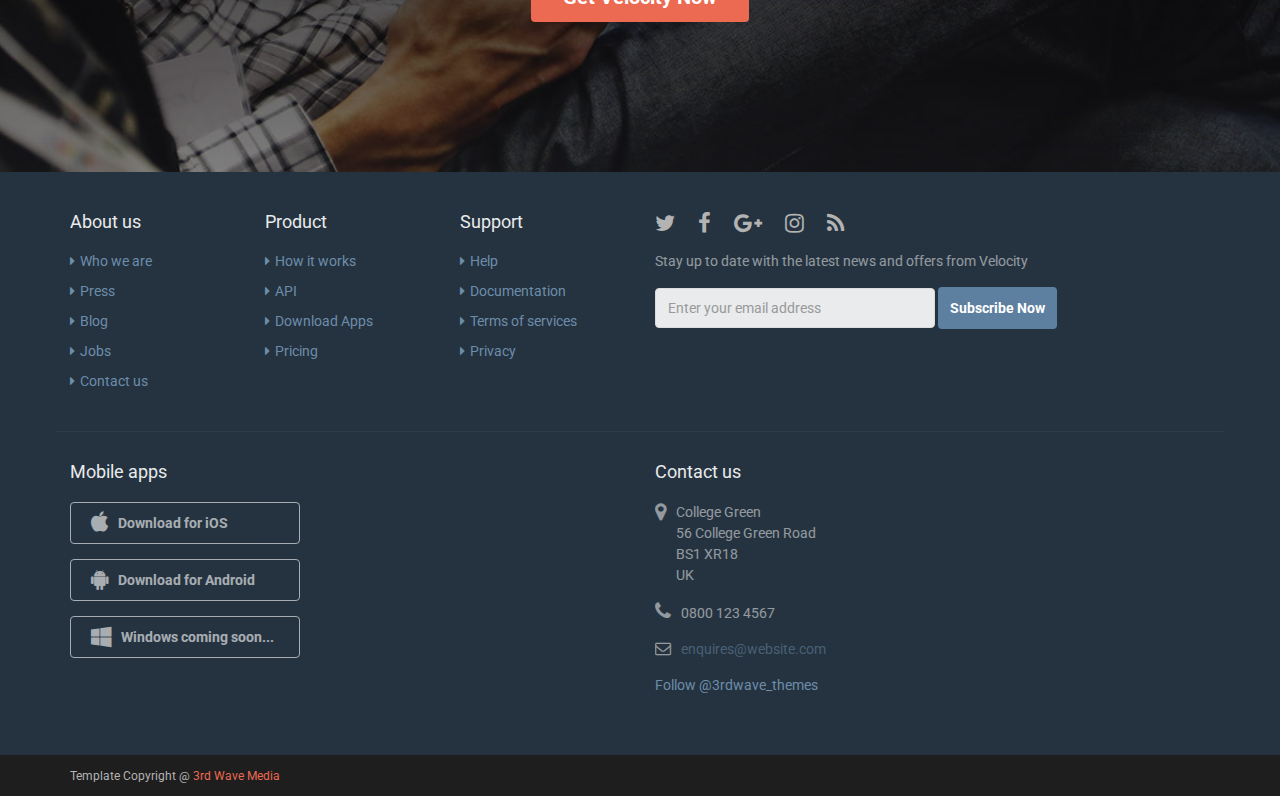
<file: velocity/index.html>
<!DOCTYPE html>
<!--[if IE 8]> <html lang="en" class="ie8"> <![endif]-->  
<!--[if IE 9]> <html lang="en" class="ie9"> <![endif]-->  
<!--[if !IE]><!--> <html lang="en"> <!--<![endif]-->  
<head>
    <title>Responsive website template for products</title>
    <!-- Meta -->
    <meta charset="utf-8">
    <meta http-equiv="X-UA-Compatible" content="IE=edge">
    <meta name="viewport" content="width=device-width, initial-scale=1.0">
    <meta name="description" content="">
    <meta name="author" content="">    
    <link rel="shortcut icon" href="favicon.ico">  
    <link href='http://fonts.googleapis.com/css?family=Roboto:400,400italic,500,500italic,700,700italic,900,900italic,300italic,300' rel='stylesheet' type='text/css'> 
    <link href='http://fonts.googleapis.com/css?family=Roboto+Slab:400,700,300,100' rel='stylesheet' type='text/css'>
    <!-- Global CSS -->
    <link rel="stylesheet" href="assets/plugins/bootstrap/css/bootstrap.min.css">   
    <!-- Plugins CSS -->    
    <link rel="stylesheet" href="assets/plugins/font-awesome/css/font-awesome.css">
    <link rel="stylesheet" href="assets/plugins/flexslider/flexslider.css">
    <!-- Theme CSS -->
    <link id="theme-style" rel="stylesheet" href="assets/css/styles.css">
    <!-- HTML5 shim and Respond.js for IE8 support of HTML5 elements and media queries -->
    <!--[if lt IE 9]>
      <script src="https://oss.maxcdn.com/html5shiv/3.7.2/html5shiv.min.js"></script>
      <script src="https://oss.maxcdn.com/respond/1.4.2/respond.min.js"></script>
    <![endif]-->
</head> 

<body class="home-page">   
    <!-- ******HEADER****** --> 
    <header id="header" class="header navbar-fixed-top">  
        <div class="container">       
            <h1 class="logo">
                <a href="index.html"><span class="text">Velocity</span></a>
            </h1><!--//logo-->
            <nav class="main-nav navbar-right" role="navigation">
                <div class="navbar-header">
                    <button class="navbar-toggle" type="button" data-toggle="collapse" data-target="#navbar-collapse">
                        <span class="sr-only">Toggle navigation</span>
                        <span class="icon-bar"></span>
                        <span class="icon-bar"></span>
                        <span class="icon-bar"></span>
                    </button><!--//nav-toggle-->
                </div><!--//navbar-header-->
                <div id="navbar-collapse" class="navbar-collapse collapse">
                    <ul class="nav navbar-nav">
                        <li class="active nav-item"><a href="index.html">Home</a></li>
                        <li class="nav-item"><a href="features.html">Features</a></li>
                        <li class="nav-item"><a href="pricing.html">Pricing</a></li>
                        <li class="nav-item dropdown">
                            <a class="dropdown-toggle" data-toggle="dropdown" data-hover="dropdown" data-delay="0" data-close-others="false" href="#">Pages <i class="fa fa-angle-down"></i></a>
                            <ul class="dropdown-menu">
                                <li><a href="download.html">Download Apps</a></li>
                                <li><a href="blog.html">Blog</a></li>
                                <li><a href="blog-single.html">Blog Single</a></li>
                                <li><a href="blog-category.html">Blog Category</a></li>
                                <li><a href="blog-archive.html">Blog Archive</a></li>
                                <li><a href="about.html">About Us</a></li>
                                <li><a href="contact.html">Contact</a></li>                    
                            </ul>                            
                        </li><!--//dropdown-->                         
                        <li class="nav-item"><a href="login.html">Log in</a></li>
                        <li class="nav-item nav-item-cta last"><a class="btn btn-cta btn-cta-secondary" href="signup.html">Sign Up Free</a></li>
                    </ul><!--//nav-->
                </div><!--//navabr-collapse-->
            </nav><!--//main-nav-->                     
        </div><!--//container-->
    </header><!--//header-->
    
    <div class="bg-slider-wrapper">
        <div class="flexslider bg-slider">
            <ul class="slides">
                <li class="slide slide-1"></li>
                <li class="slide slide-2"></li>
                <li class="slide slide-3"></li>
            </ul>
        </div>
    </div><!--//bg-slider-wrapper-->        
    
    <section class="promo section section-on-bg">
        <div class="container text-center">                
            <h2 class="title">Let's get your product online fast<br />and get attention right away!</h2>
            <p class="intro">Velocity is a mobile-friendly HTML5 template designed to help you <br /> promote your product effectively to your target users</p>
            <p><a class="btn btn-cta btn-cta-primary" href="signup.html">Try Velocity Free</a></p>   
            <button type="button" class="play-trigger btn-link " data-toggle="modal" data-target="#modal-video" ><i class="fa fa-youtube-play"></i> Watch the video</button>
        </div><!--//container-->
    </section><!--//promo-->
    
    <div class="sections-wrapper">   
     
        <!-- ******Why Section****** -->
        <section id="why" class="section why">
            <div class="container">
                <h2 class="title text-center">How Can Velocity Help You?</h2>
                <p class="intro text-center">We take care of the UX and front-end design so you can save time building your site</p>
                <div class="row item">
                    <div class="content col-xs-12 col-md-4">
                        <h3 class="title">Save you time and effort</h3>
                        <div class="desc">
                            <p>Explain one of your product benefits here. Let users know how they can benefit using your product. It’s also a good idea to back it up with a testimonial or tweet from your users.</p>
                            <p>The original PSD of the graphic is included in the package. You can easily customise the PSD to meet your needs.</p>
                        </div>
                        <div class="quote">
                            <div class="quote-profile">
                                <img class="img-responsive img-circle" src="assets/images/people/profile-s-1.png" alt="" />
                            </div><!--//profile-->
                            <div class="quote-content">
                                <blockquote><p><a href="https://twitter.com/3rdwave_themes" target="_blank">@velocity</a> Love it! Thank you for making my life easier and saving me time! I’ll definitely recommend it to my friends. :)</p></blockquote>
                                <p class="source">@LisaW, Bristol</p>
                            </div><!--//quote-content-->                                     
                        </div><!--//quote-->                        
                    </div><!--//content-->
                    <figure class="figure col-md-offset-1 col-sm-offset-0 col-xs-offset-0 col-xs-12 col-md-7">
                        <img class="img-responsive" src="assets/images/figures/figure-1.png" alt="" />
                        <figcaption class="figure-caption">(Screenshot: Coral - App &amp; website startup kit) </figcaption>
                    </figure>
                </div><!--//item-->
                
                <div class="row item">
                    <div class="content col-md-push-8 col-sm-push-0 col-xs-push-0 col-xs-12 col-md-4">
                        <h3 class="title">Works across all devices</h3>
                        <div class="desc">
                            <p>Explain one of your product benefits here. Let users know how they can benefit using your product. It’s also a good idea to back it up with a testimonial or tweet from your users.</p>
                            <p>The original PSD of the graphic is included in the package. You can easily customise the PSD to meet your needs.</p>
                            <p><i class="fa fa-download"></i> <a href="download.html">Download mobile versions</a></p>
                        </div>
                        
                        <div class="quote">
                            <div class="quote-profile">
                                <img class="img-responsive img-circle" src="assets/images/people/profile-s-2.png" alt="" />
                            </div><!--//profile-->
                            <div class="quote-content">
                                <blockquote><p>I find the mobile app very useful when I'm on the go. Sed ut perspiciatis unde omnis iste natus error sit voluptatem </p></blockquote>
                                <p class="source">@JackT, San Francisco</p>
                            </div><!--//quote-content-->         
                        </div><!--//quote-->                        
                    </div><!--//content-->
                    <figure class="figure col-md-pull-4 col-sm-pull-0 col-xs-pull-0 col-xs-12 col-md-7">
                        <img class="img-responsive" src="assets/images/figures/figure-2.png" alt="" />
                        <div class="control text-center">
                            <button type="button" class="play-trigger" data-toggle="modal" data-target="#modal-video"><i class="fa fa-play"></i></button>                    
                        </div><!--//control-->
                    </figure>
                </div><!--//item-->
                
                <div class="row item ">
                    <div class="content col-xs-12 col-md-4">
                        <h3 class="title">Easy to customise</h3>
                        <div class="desc">
                            <p>Explain one of your product benefits here. Let users know how they can benefit using your product. It’s also a good idea to back it up with a testimonial or tweet from your users.</p>
                            <p>The original PSD of the graphic is included in the package. You can easily customise the PSD to meet your needs.</p>
                        </div>
                        <div class="quote">
                            <div class="quote-profile">
                                <img class="img-responsive img-circle" src="assets/images/people/profile-s-3.png" alt="" />
                            </div><!--//profile-->
                            <div class="quote-content">
                                <blockquote><p>Nice template! It’s practical and there is no gimmicks. Very easy to customise as well!</p></blockquote>
                                <p class="source"><a href="#">@AlexD</a>, London</p>
                            </div><!--//quote-content-->          
                        </div><!--//quote-->                        
                    </div><!--//content-->
                    <figure class="figure col-md-offset-1 col-sm-offset-0 col-xs-offset-0 col-xs-12 col-md-7">
                        <img class="img-responsive" src="assets/images/figures/figure-3.png" alt="" />
                        <figcaption class="figure-caption">(Screenshot: <a href="http://themes.3rdwavemedia.com/website-templates/responsive-bootstrap-theme-for-startups-tempo/?ref=3wm" target="_blank">Tempo - Bootstrap template for startups)</a> </figcaption>

                    </figure>
                </div><!--//item-->
                
                <div class="row item last-item">
                    <div class="content col-md-push-8 col-sm-push-0 col-xs-push-0 col-xs-12 col-md-4">
                        <h3 class="title">Connect your users</h3>
                        <div class="desc">
                            <p>Explain one of your product benefits here. Let users know how they can benefit using your product. It’s also a good idea to back it up with a testimonial or tweet from your users.</p>
                            <p>The original PSD of the graphic is included in the package. You can easily customise the PSD to meet your needs.</p>
                            
                        </div>
                        
                        <div class="quote">
                            <div class="quote-profile">
                                <img class="img-responsive img-circle" src="assets/images/people/profile-s-4.png" alt="" />
                            </div><!--//profile-->
                            <div class="quote-content">
                                <blockquote><p>I can connect to like-minded people lorem ipsum dolor sit amet, consectetuer adipiscing elit.</p></blockquote>
                                <p class="source">@JackT, San Francisco</p>
                            </div><!--//quote-content-->
                        </div><!--//quote-->
                    </div><!--//content-->
                    <figure class="figure col-md-pull-4 col-sm-pull-0 col-xs-pull-0 col-xs-12 col-md-7">
                        <img class="img-responsive" src="assets/images/figures/figure-4.png" alt="" />
                    </figure>
                </div><!--//item-->
                
                
                <div class="feature-lead text-center">
                    <h4 class="title">Want to discover all the features?</h4>
                    <p><a class="btn btn-cta btn-cta-secondary" href="features.html">Take a Tour</a></p>
                </div>
            </div><!--//container-->
        </section><!--//why-->  
        
        <!-- ******Testimonials Section****** -->
        <section class="section testimonials">
            <div class="container">
                <h2 class="title text-center">What are people saying about Velocity?</h2>
                <div id="testimonials-carousel" class="carousel slide" data-ride="carousel">
                    <ol class="carousel-indicators">
                        <li data-target="#testimonials-carousel" data-slide-to="0" class="active"></li>
                        <li data-target="#testimonials-carousel" data-slide-to="1"></li>
                        <li data-target="#testimonials-carousel" data-slide-to="2"></li>
                    </ol><!--//carousel-indicators-->
                    <div class="carousel-inner">
                        <div class="item active">
                            <figure class="profile"><img src="assets/images/people/profile-m-1.png" alt="" /></figure>
                            <div class="content">
                                <blockquote>
                                <i class="fa fa-quote-left"></i>
                                <p>We used Velocity as a front-end design template for our product site. Lorem ipsum dolor sit amet, consectetur adipiscing elit. Vestibulum elit tortor, consectetur vitae varius at, interdum eget libero. Morbi.</p>
                                </blockquote>
                                <p class="source">Kevin Knight<br /><span class="title">Co-Founder, Startup Hub</span></p>
                            </div><!--//content-->                         
                        </div><!--//item-->                        
                        <div class="item">
                            <figure class="profile"><img src="assets/images/people/profile-m-2.png" alt="" /></figure>
                            <div class="content">
                                <blockquote>
                                <i class="fa fa-quote-left"></i>
                                <p>At vero eos et accusamus et iusto odio dignissimos ducimus qui blanditiis praesentium voluptatum deleniti atque corrupti quos dolores et quas molestias excepturi sint.</p>
                                </blockquote>
                                <p class="source">Diana	Luna<br /><span class="title">Entrepreneur, Maecenas</span></p>
                            </div><!--//content-->                         
                        </div><!--//item-->  
                        <div class="item">
                            <figure class="profile"><img src="assets/images/people/profile-m-3.png" alt="" /></figure>
                            <div class="content">
                                <blockquote>
                                <i class="fa fa-quote-left"></i>
                                <p>Et harum quidem rerum facilis est et expedita distinctio. Nam libero tempore, cum soluta nobis est eligendi optio cumque nihil impedit quo minus id quod maxime placeat facere.</p>
                                </blockquote>
                                <p class="source">Tony Lee<br /><span class="title">CTO, Lorem Ipsum</span></p>
                            </div><!--//content-->                         
                        </div><!--//item-->                                         
                    </div><!--//carousel-inner-->
                    
                </div><!--//carousel-->
            </div><!--//container-->
        </section><!--//testimonials-->          
        
        <!-- ******Press Section****** -->
        <section class="section press">
            <div class="container text-center">
                <h2 class="title">Press Coverage</h2>
                <ul class="press-list list-inline row">
                    <li class="col-xs-4 col-sm-2"><a href="#"><img class="img-responsive" src="assets/images/press/press-1.png" alt="" /></a></li>
                    <li class="col-xs-4 col-sm-2"><a href="#"><img class="img-responsive" src="assets/images/press/press-2.png" alt="" /></a></li>
                    <li class="xs-break col-xs-4 col-sm-2"><a href="#"><img class="img-responsive" src="assets/images/press/press-3.png" alt="" /></a></li>                   
                    <li class="col-xs-4 col-sm-2"><a href="#"><img class="img-responsive" src="assets/images/press/press-4.png" alt="" /></a></li>
                    <li class="col-xs-4 col-sm-2"><a href="#"><img class="img-responsive" src="assets/images/press/press-5.png" alt="" /></a></li>
                    <li class="col-xs-4 col-sm-2"><a href="#"><img class="img-responsive" src="assets/images/press/press-6.png" alt="" /></a></li>                    
                </ul><!--//press-list-->
                <ul class="press-list list-inline row last">
                    <li class="col-xs-4 col-sm-2"><a href="#"><img class="img-responsive" src="assets/images/press/press-7.png" alt="" /></a></li>
                    <li class="col-xs-4 col-sm-2"><a href="#"><img class="img-responsive" src="assets/images/press/press-8.png" alt="" /></a></li>
                    <li class="xs-break col-xs-4 col-sm-2"><a href="#"><img class="img-responsive" src="assets/images/press/press-9.png" alt="" /></a></li>                   
                    <li class="col-xs-4 col-sm-2"><a href="#"><img class="img-responsive" src="assets/images/press/press-10.png" alt="" /></a></li>
                    <li class="col-xs-4 col-sm-2"><a href="#"><img class="img-responsive" src="assets/images/press/press-11.png" alt="" /></a></li>
                    <li class="col-xs-4 col-sm-2"><a href="#"><img class="img-responsive" src="assets/images/press/press-12.png" alt="" /></a></li>                    
                </ul><!--//press-list-->
                
                <div class="press-lead text-center">
                     <h3 class="title">Have press inquires?</h3>
                     <p class="press-links"><a href="#">Download our press kit</a> or <a href="contact.html">Get in touch</a></p>
                </div>
               
            </div><!--//container-->
        </section><!--//press-->
        
        <!-- ******CTA Section****** -->
        <section id="cta-section" class="section cta-section text-center home-cta-section">
            <div class="container">
               <h2 class="title">Ready to promote your product online?</h2>
               <p class="intro">More than <span class="counting">300,000</span> users are using Velocity</p>
               <p><a class="btn btn-cta btn-cta-primary" href="https://wrapbootstrap.com/theme/velocity-designed-for-products-WB0N38R04" target="_blank">Get Velocity Now</a></p>
            </div><!--//container-->
        </section><!--//cta-section-->
        
    </div><!--//section-wrapper-->
    
    <!-- ******FOOTER****** --> 
    <footer class="footer">
        <div class="footer-content">
            <div class="container">
                <div class="row">                    
                    <div class="footer-col links col-md-2 col-sm-4 col-xs-12">
                        <div class="footer-col-inner">
                            <h3 class="title">About us</h3>
                            <ul class="list-unstyled">
                                <li><a href="#"><i class="fa fa-caret-right"></i>Who we are</a></li>
                                <li><a href="#"><i class="fa fa-caret-right"></i>Press</a></li>
                                <li><a href="#"><i class="fa fa-caret-right"></i>Blog</a></li>
                                <li><a href="#"><i class="fa fa-caret-right"></i>Jobs</a></li>
                                <li><a href="#"><i class="fa fa-caret-right"></i>Contact us</a></li>
                            </ul>
                        </div><!--//footer-col-inner-->
                    </div><!--//foooter-col-->    
                    <div class="footer-col links col-md-2 col-sm-4 col-xs-12">
                        <div class="footer-col-inner">
                            <h3 class="title">Product</h3>
                            <ul class="list-unstyled">
                                <li><a href="#"><i class="fa fa-caret-right"></i>How it works</a></li>
                                <li><a href="#"><i class="fa fa-caret-right"></i>API</a></li>
                                <li><a href="#"><i class="fa fa-caret-right"></i>Download Apps</a></li>
                                <li><a href="#"><i class="fa fa-caret-right"></i>Pricing</a></li>
                            </ul>
                        </div><!--//footer-col-inner-->
                    </div><!--//foooter-col-->              
                    <div class="footer-col links col-md-2 col-sm-4 col-xs-12 sm-break">
                        <div class="footer-col-inner">
                            <h3 class="title">Support</h3>
                            <ul class="list-unstyled">
                                <li><a href="#"><i class="fa fa-caret-right"></i>Help</a></li>
                                <li><a href="#"><i class="fa fa-caret-right"></i>Documentation</a></li>
                                <li><a href="#"><i class="fa fa-caret-right"></i>Terms of services</a></li>
                                <li><a href="#"><i class="fa fa-caret-right"></i>Privacy</a></li>
                            </ul>
                        </div><!--//footer-col-inner-->            
                    </div><!--//foooter-col-->   
                    <div class="footer-col connect col-xs-12 col-md-6">
                        <div class="footer-col-inner">
                            <ul class="social list-inline">
                                <li><a href="https://twitter.com/3rdwave_themes" target="_blank"><i class="fa fa-twitter"></i></a></li>
                                <li><a href="#"><i class="fa fa-facebook"></i></a></li>
                                <li><a href="#"><i class="fa fa-google-plus"></i></a></li>
                                <li><a href="#"><i class="fa fa-instagram"></i></a></li>        
                                <li class="row-end"><a href="#"><i class="fa fa-rss"></i></a></li>             
                            </ul>
                            <div class="form-container">
                                <p class="intro">Stay up to date with the latest news and offers from Velocity</p>
                                <form class="signup-form navbar-form">
                                    <div class="form-group">
                                        <input type="text" class="form-control" placeholder="Enter your email address">
                                    </div>   
                                    <button type="submit" class="btn btn-cta btn-cta-primary">Subscribe Now</button>                                 
                                </form>                               
                            </div><!--//subscription-form-->
                        </div><!--//footer-col-inner-->
                    </div><!--//foooter-col-->
                    <div class="clearfix"></div> 
                </div><!--//row-->
                <div class="row has-divider">
                    <div class="footer-col download col-xs-12 col-md-6">
                        <div class="footer-col-inner">
                            <h3 class="title">Mobile apps</h3>
                            <ul class="list-unstyled download-list">
                                <li><a class="btn btn-ghost" href="#"><i class="fa fa-apple"></i><span class="text">Download for iOS</span> </a></li>
                                <li><a class="btn btn-ghost" href="#"><i class="fa fa-android"></i><span class="text">Download for Android</span></a></li>
                                <li><a class="btn btn-ghost" href="#"><i class="fa fa-windows"></i><span class="text">Windows coming soon...</span></a></li>
                            </ul>
                        </div><!--//footer-col-inner-->
                    </div><!--//download-->
                    <div class="footer-col contact col-xs-12 col-md-6">
                        <div class="footer-col-inner">
                            <h3 class="title">Contact us</h3>                          
                            <p class="adr clearfix">
                                <i class="fa fa-map-marker pull-left"></i>        
                                <span class="adr-group pull-left">       
                                    <span class="street-address">College Green</span><br>
                                    <span class="region">56 College Green Road</span><br>
                                    <span class="postal-code">BS1 XR18</span><br>
                                    <span class="country-name">UK</span>
                                </span>
                            </p>
                            <p class="tel"><i class="fa fa-phone"></i>0800 123 4567</p>
                            <p class="email"><i class="fa fa-envelope-o"></i><a href="#">enquires@website.com</a></p> 
                            <a href="https://twitter.com/3rdwave_themes" class="twitter-follow-button" data-show-count="false">Follow @3rdwave_themes</a>
<script>!function(d,s,id){var js,fjs=d.getElementsByTagName(s)[0],p=/^http:/.test(d.location)?'http':'https';if(!d.getElementById(id)){js=d.createElement(s);js.id=id;js.src=p+'://platform.twitter.com/widgets.js';fjs.parentNode.insertBefore(js,fjs);}}(document, 'script', 'twitter-wjs');</script>                        
                        </div><!--//footer-col-inner-->
                    </div><!--//contact-->
                </div>
            </div><!--//container-->
        </div><!--//footer-content-->
        <div class="bottom-bar">
            <div class="container">
                <small class="copyright">Template Copyright @ <a href="http://themes.3rdwavemedia.com/" target="_blank">3rd Wave Media</a></small>                
            </div><!--//container-->
        </div><!--//bottom-bar-->
    </footer><!--//footer-->
    
    <!-- Video Modal -->
    <div class="modal modal-video" id="modal-video" tabindex="-1" role="dialog" aria-labelledby="videoModalLabel" aria-hidden="true">
        <div class="modal-dialog">
            <div class="modal-content">
                <div class="modal-header">
                    <button type="button" class="close" data-dismiss="modal" aria-hidden="true">&times;</button>
                    <h4 id="videoModalLabel" class="modal-title sr-only">Video Tour</h4>
                </div>
                <div class="modal-body">
                    <div class="video-container">
                        <iframe id="vimeo-video" src="//player.vimeo.com/video/28872840?color=ffffff&amp;wmode=transparent" width="720" height="405" frameborder="0" webkitallowfullscreen mozallowfullscreen allowfullscreen></iframe>
                    </div><!--//video-container-->
                </div><!--//modal-body-->
            </div><!--//modal-content-->
        </div><!--//modal-dialog-->
    </div><!--//modal-->
    
    <!-- *****CONFIGURE STYLE****** -->  
    <div class="config-wrapper">
        <div class="config-wrapper-inner">
            <a id="config-trigger" class="config-trigger" href="#"><i class="fa fa-cog"></i></a>
            <div id="config-panel" class="config-panel">
                <h5>Choose Colour</h5>
                <ul id="color-options" class="list-unstyled list-inline">
                    <li class="theme-1 active" ><a data-style="assets/css/styles.css" href="#"></a></li>
                    <li class="theme-2"><a data-style="assets/css/styles-2.css" href="#"></a></li>
                    <li class="theme-3"><a data-style="assets/css/styles-3.css" href="#"></a></li>
                    <li class="theme-4"><a data-style="assets/css/styles-4.css" href="#"></a></li>                   
                    <li class="theme-5"><a data-style="assets/css/styles-5.css" href="#"></a></li>                     
                    <li class="theme-6"><a data-style="assets/css/styles-6.css" href="#"></a></li>
                    <li class="theme-7"><a data-style="assets/css/styles-7.css" href="#"></a></li>
                    <li class="theme-8"><a data-style="assets/css/styles-8.css" href="#"></a></li>                    
                    <li class="theme-9"><a data-style="assets/css/styles-9.css" href="#"></a></li>
                    <li class="theme-10"><a data-style="assets/css/styles-10.css" href="#"></a></li>
                </ul><!--//color-options-->
                <a id="config-close" class="close" href="#"><i class="fa fa-times-circle"></i></a>
            </div><!--//configure-panel-->
        </div><!--//config-wrapper-inner-->
    </div><!--//config-wrapper-->
 
    <!-- Javascript -->          
    <script type="text/javascript" src="assets/plugins/jquery-1.12.3.min.js"></script>
    <script type="text/javascript" src="assets/plugins/bootstrap/js/bootstrap.min.js"></script> 
    <script type="text/javascript" src="assets/plugins/bootstrap-hover-dropdown.min.js"></script>
    <script type="text/javascript" src="assets/plugins/back-to-top.js"></script>
    <script type="text/javascript" src="assets/plugins/jquery-placeholder/jquery.placeholder.js"></script>
    <script type="text/javascript" src="assets/plugins/FitVids/jquery.fitvids.js"></script>
    <script type="text/javascript" src="assets/plugins/flexslider/jquery.flexslider-min.js"></script>     
    <script type="text/javascript" src="assets/js/main.js"></script>
    
    <!-- Modal Video -->
    <script type="text/javascript" src="assets/js/modal-video.js"></script> 
    
            
</body>
</html>
</file>
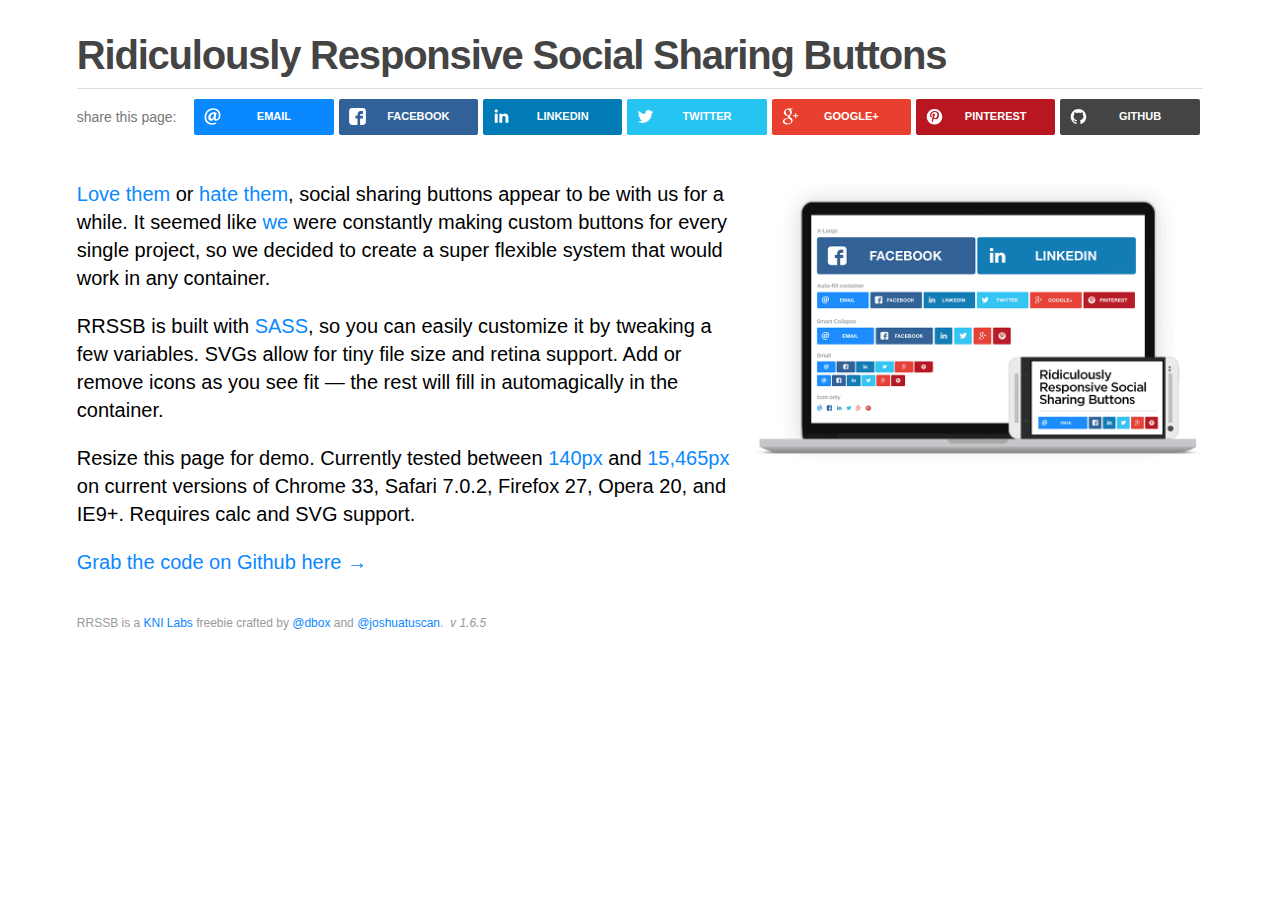
<file: assets/plugins/rrssb/index.html>
<!DOCTYPE html>
<html>
    <head>
        <meta charset="utf-8" />
        <meta http-equiv="X-UA-Compatible" content="IE=edge,chrome=1" />
        <title>Ridiculously Responsive Social Sharing Buttons by KNI Labs</title>
        <meta name="description" content="It seemed like we were constantly making custom social sharing buttons for every single project, so we decided to create a super flexible system that would work in any container. SASS-powered, retina ready, and auto-magical resizing. A KNI Labs freebie." />
        <meta name="viewport" content="width=device-width, initial-scale=1">

        <!-- Facebook Open Graph Meta Tags -->
        <meta property="og:title" content="Ridiculously Responsive Social Sharing Buttons" />
        <meta property="og:type" content="website" />
        <meta property="og:url" content="http://kurtnoble.com/labs/rrssb/index.html" />
        <meta property="og:image" content="http://kurtnoble.com/labs/rrssb/media/facebook-share.jpg" />
        <meta property="og:description" content="No one wants to create social buttons over and over again. RRSSB is a super flexible system that works in any container. SASS-powered, retina ready, svg images, tiny file size and auto-magical resizing. A KNI Labs freebie." />


        <link rel="icon" type="image/png" href="media/favicon.png" />
        <link rel="stylesheet" href="css/normalize.min.css" />

        <!-- Stylesheet required to power RRSSB. Copy this css file to your header -->
        <link rel="stylesheet" href="css/rrssb.css" />

        <link rel="stylesheet" href="css/demo.css" />

        <script src="js/vendor/modernizr-2.6.2-respond-1.1.0.min.js"></script>
    </head>
    <body>
        <!--[if lt IE 9]>
            <p class="chromeframe">You are using an <strong>outdated</strong> browser. Please <a href="http://browsehappy.com/">upgrade your browser</a> or <a href="http://www.google.com/chromeframe/?redirect=true">activate Google Chrome Frame</a> to improve your experience.</p>
        <![endif]-->

        <div class="main-container">
            <h1>Ridiculously Responsive Social Sharing Buttons</h1>
            <hr />

            <div class="share-container clearfix">
                <span class="label">share this page:</span>

                <!-- Buttons start here. Copy this ul to your document. -->
                <ul class="rrssb-buttons clearfix">
                    <li class="rrssb-email">

                        <!-- Replace subject with your message using URL Endocding: http://meyerweb.com/eric/tools/dencoder/ -->
                        <a href="mailto:?subject=Check%20out%20how%20ridiculously%20responsive%20these%20social%20buttons%20are&amp;body=http%3A%2F%2Fkurtnoble.com%2Flabs%2Frrssb%2Findex.html">
                            <span class="rrssb-icon">
                                <svg xmlns="http://www.w3.org/2000/svg" xmlns:xlink="http://www.w3.org/1999/xlink" version="1.1" x="0px" y="0px" width="28px" height="28px" viewBox="0 0 28 28" enable-background="new 0 0 28 28" xml:space="preserve"><g><path d="M20.111 26.147c-2.336 1.051-4.361 1.401-7.125 1.401c-6.462 0-12.146-4.633-12.146-12.265 c0-7.94 5.762-14.833 14.561-14.833c6.853 0 11.8 4.7 11.8 11.252c0 5.684-3.194 9.265-7.399 9.3 c-1.829 0-3.153-0.934-3.347-2.997h-0.077c-1.208 1.986-2.96 2.997-5.023 2.997c-2.532 0-4.361-1.868-4.361-5.062 c0-4.749 3.504-9.071 9.111-9.071c1.713 0 3.7 0.4 4.6 0.973l-1.169 7.203c-0.388 2.298-0.116 3.3 1 3.4 c1.673 0 3.773-2.102 3.773-6.58c0-5.061-3.27-8.994-9.303-8.994c-5.957 0-11.175 4.673-11.175 12.1 c0 6.5 4.2 10.2 10 10.201c1.986 0 4.089-0.43 5.646-1.245L20.111 26.147z M16.646 10.1 c-0.311-0.078-0.701-0.155-1.207-0.155c-2.571 0-4.595 2.53-4.595 5.529c0 1.5 0.7 2.4 1.9 2.4 c1.441 0 2.959-1.828 3.311-4.087L16.646 10.068z"/></g></svg>
                            </span>
                            <span class="rrssb-text">email</span>
                        </a>
                    </li>
                    <li class="rrssb-facebook">
                        <!-- Replace with your URL. For best results, make sure you page has the proper FB Open Graph tags in header:
                        https://developers.facebook.com/docs/opengraph/howtos/maximizing-distribution-media-content/ -->
                        <a href="https://www.facebook.com/sharer/sharer.php?u=http://kurtnoble.com/labs/rrssb/index.html" class="popup">
                            <span class="rrssb-icon">
                                <svg version="1.1" id="Layer_1" xmlns="http://www.w3.org/2000/svg" xmlns:xlink="http://www.w3.org/1999/xlink" x="0px" y="0px" width="28px" height="28px" viewBox="0 0 28 28" enable-background="new 0 0 28 28" xml:space="preserve">
                                    <path d="M27.825,4.783c0-2.427-2.182-4.608-4.608-4.608H4.783c-2.422,0-4.608,2.182-4.608,4.608v18.434
                                        c0,2.427,2.181,4.608,4.608,4.608H14V17.379h-3.379v-4.608H14v-1.795c0-3.089,2.335-5.885,5.192-5.885h3.718v4.608h-3.726
                                        c-0.408,0-0.884,0.492-0.884,1.236v1.836h4.609v4.608h-4.609v10.446h4.916c2.422,0,4.608-2.188,4.608-4.608V4.783z"/>
                                </svg>
                            </span>
                            <span class="rrssb-text">facebook</span>
                        </a>
                    </li>
<!--                <li class="rrssb-tumblr">
                        <a href="http://tumblr.com/share?s=&amp;v=3&t=Ridiculously%20Responsive%20Social%20Sharing%20Buttons%20by%20KNI%20Labs&amp;u=http%3A%2F%2Fwww.kurtnoble.com%2Flabs%2Frrssb">
                            <span class="rrssb-icon">
                                <svg xmlns="http://www.w3.org/2000/svg" xmlns:xlink="http://www.w3.org/1999/xlink" version="1.1" x="0px" y="0px" width="28px" height="28px" viewBox="0 0 28 28" enable-background="new 0 0 28 28" xml:space="preserve"><path d="M18.02 21.842c-2.029 0.052-2.422-1.396-2.439-2.446v-7.294h4.729V7.874h-4.71V1.592c0 0-3.653 0-3.714 0 s-0.167 0.053-0.182 0.186c-0.218 1.935-1.144 5.33-4.988 6.688v3.637h2.927v7.677c0 2.8 1.7 6.7 7.3 6.6 c1.863-0.03 3.934-0.795 4.392-1.453l-1.22-3.539C19.595 21.6 18.7 21.8 18 21.842z"/></svg>
                            </span>
                            <span class="rrssb-text">tumblr</span>
                        </a>
                    </li> -->
                    <li class="rrssb-linkedin">
                        <!-- Replace href with your meta and URL information -->
                        <a href="http://www.linkedin.com/shareArticle?mini=true&amp;url=http://kurtnoble.com/labs/rrssb/index.html&amp;title=Ridiculously%20Responsive%20Social%20Sharing%20Buttons&amp;summary=Responsive%20social%20icons%20by%20KNI%20Labs" class="popup">
                            <span class="rrssb-icon">
                                <svg version="1.1" id="Layer_1" xmlns="http://www.w3.org/2000/svg" xmlns:xlink="http://www.w3.org/1999/xlink" x="0px" y="0px" width="28px" height="28px" viewBox="0 0 28 28" enable-background="new 0 0 28 28" xml:space="preserve">
                                    <path d="M25.424,15.887v8.447h-4.896v-7.882c0-1.979-0.709-3.331-2.48-3.331c-1.354,0-2.158,0.911-2.514,1.803
                                        c-0.129,0.315-0.162,0.753-0.162,1.194v8.216h-4.899c0,0,0.066-13.349,0-14.731h4.899v2.088c-0.01,0.016-0.023,0.032-0.033,0.048
                                        h0.033V11.69c0.65-1.002,1.812-2.435,4.414-2.435C23.008,9.254,25.424,11.361,25.424,15.887z M5.348,2.501
                                        c-1.676,0-2.772,1.092-2.772,2.539c0,1.421,1.066,2.538,2.717,2.546h0.032c1.709,0,2.771-1.132,2.771-2.546
                                        C8.054,3.593,7.019,2.501,5.343,2.501H5.348z M2.867,24.334h4.897V9.603H2.867V24.334z"/>
                                </svg>
                            </span>
                            <span class="rrssb-text">linkedin</span>
                        </a>
                    </li>
                    <li class="rrssb-twitter">
                        <!-- Replace href with your Meta and URL information  -->
                        <a href="http://twitter.com/home?status=Ridiculously%20Responsive%20Social%20Sharing%20Buttons%20by%20@joshuatuscan%20and%20@dbox%20http://kurtnoble.com/labs/rrssb" class="popup">
                            <span class="rrssb-icon">
                                <svg version="1.1" id="Layer_1" xmlns="http://www.w3.org/2000/svg" xmlns:xlink="http://www.w3.org/1999/xlink" x="0px" y="0px"
                                     width="28px" height="28px" viewBox="0 0 28 28" enable-background="new 0 0 28 28" xml:space="preserve">
                                <path d="M24.253,8.756C24.689,17.08,18.297,24.182,9.97,24.62c-3.122,0.162-6.219-0.646-8.861-2.32
                                    c2.703,0.179,5.376-0.648,7.508-2.321c-2.072-0.247-3.818-1.661-4.489-3.638c0.801,0.128,1.62,0.076,2.399-0.155
                                    C4.045,15.72,2.215,13.6,2.115,11.077c0.688,0.275,1.426,0.407,2.168,0.386c-2.135-1.65-2.729-4.621-1.394-6.965
                                    C5.575,7.816,9.54,9.84,13.803,10.071c-0.842-2.739,0.694-5.64,3.434-6.482c2.018-0.623,4.212,0.044,5.546,1.683
                                    c1.186-0.213,2.318-0.662,3.329-1.317c-0.385,1.256-1.247,2.312-2.399,2.942c1.048-0.106,2.069-0.394,3.019-0.851
                                    C26.275,7.229,25.39,8.196,24.253,8.756z"/>
                                </svg>
                           </span>
                            <span class="rrssb-text">twitter</span>
                        </a>
                    </li>
<!--                <li class="rrssb-reddit">
                        <a href="http://www.reddit.com/submit?url=http://www.kurtnoble.com/labs/rrssb/">
                            <span class="rrssb-icon">
                                <svg xmlns="http://www.w3.org/2000/svg" xmlns:xlink="http://www.w3.org/1999/xlink" version="1.1" x="0px" y="0px" width="28px" height="28px" viewBox="0 0 28 28" enable-background="new 0 0 28 28" xml:space="preserve"><g><path d="M11.794 15.316c0-1.029-0.835-1.895-1.866-1.895c-1.03 0-1.893 0.865-1.893 1.895s0.863 1.9 1.9 1.9 C10.958 17.2 11.8 16.3 11.8 15.316z"/><path d="M18.1 13.422c-1.029 0-1.895 0.864-1.895 1.895c0 1 0.9 1.9 1.9 1.865c1.031 0 1.869-0.836 1.869-1.865 C19.969 14.3 19.1 13.4 18.1 13.422z"/><path d="M17.527 19.791c-0.678 0.678-1.826 1.006-3.514 1.006c-0.004 0-0.009 0-0.014 0c-0.004 0-0.01 0-0.015 0 c-1.686 0-2.834-0.328-3.51-1.005c-0.264-0.265-0.693-0.265-0.958 0c-0.264 0.265-0.264 0.7 0 1 c0.943 0.9 2.4 1.4 4.5 1.402c0.005 0 0 0 0 0c0.005 0 0 0 0 0c2.066 0 3.527-0.459 4.47-1.402 c0.265-0.264 0.265-0.693 0.002-0.958C18.221 19.5 17.8 19.5 17.5 19.791z"/><path d="M27.707 13.267c0-1.785-1.453-3.237-3.236-3.237c-0.793 0-1.518 0.287-2.082 0.761c-2.039-1.295-4.646-2.069-7.438-2.219 l1.483-4.691l4.062 0.956c0.071 1.4 1.3 2.6 2.7 2.555c1.488 0 2.695-1.208 2.695-2.695C25.881 3.2 24.7 2 23.2 2 c-1.059 0-1.979 0.616-2.42 1.508l-4.633-1.091c-0.344-0.081-0.693 0.118-0.803 0.455l-1.793 5.7 C10.548 8.6 7.7 9.4 5.6 10.75C5.006 10.3 4.3 10 3.5 10.029c-1.785 0-3.237 1.452-3.237 3.2 c0 1.1 0.6 2.1 1.4 2.69c-0.04 0.272-0.061 0.551-0.061 0.831c0 2.3 1.3 4.4 3.7 5.9 c2.299 1.5 5.3 2.3 8.6 2.325c3.228 0 6.271-0.825 8.571-2.325c2.387-1.56 3.7-3.66 3.7-5.917 c0-0.26-0.016-0.514-0.051-0.768C27.088 15.5 27.7 14.4 27.7 13.267z M23.186 3.355c0.74 0 1.3 0.6 1.3 1.3 c0 0.738-0.6 1.34-1.34 1.34s-1.342-0.602-1.342-1.34C21.844 4 22.4 3.4 23.2 3.355z M1.648 13.3 c0-1.038 0.844-1.882 1.882-1.882c0.31 0 0.6 0.1 0.9 0.209c-1.049 0.868-1.813 1.861-2.26 2.9 C1.832 14.2 1.6 13.8 1.6 13.267z M21.773 21.57c-2.082 1.357-4.863 2.105-7.831 2.105c-2.967 0-5.747-0.748-7.828-2.105 c-1.991-1.301-3.088-3-3.088-4.782c0-1.784 1.097-3.484 3.088-4.784c2.081-1.358 4.861-2.106 7.828-2.106 c2.967 0 5.7 0.7 7.8 2.106c1.99 1.3 3.1 3 3.1 4.784C24.859 18.6 23.8 20.3 21.8 21.57z M25.787 14.6 c-0.432-1.084-1.191-2.095-2.244-2.977c0.273-0.156 0.59-0.245 0.928-0.245c1.035 0 1.9 0.8 1.9 1.9 C26.354 13.8 26.1 14.3 25.8 14.605z"/></g></svg>
                            </span>
                            <span class="rrssb-text">reddit</span>
                        </a>
                    </li> -->
                    <li class="rrssb-googleplus">
                        <!-- Replace href with your meta and URL information.  -->
                        <a href="https://plus.google.com/share?url=Check%20out%20how%20ridiculously%20responsive%20these%20social%20buttons%20are%20http://kurtnoble.com/labs/rrssb/index.html" class="popup">
                            <span class="rrssb-icon">
                                <svg version="1.1" id="Layer_1" xmlns="http://www.w3.org/2000/svg" xmlns:xlink="http://www.w3.org/1999/xlink" x="0px" y="0px" width="28px" height="28px" viewBox="0 0 28 28" enable-background="new 0 0 28 28" xml:space="preserve">
                                    <g>
                                        <g>
                                            <path d="M14.703,15.854l-1.219-0.948c-0.372-0.308-0.88-0.715-0.88-1.459c0-0.748,0.508-1.223,0.95-1.663
                                                c1.42-1.119,2.839-2.309,2.839-4.817c0-2.58-1.621-3.937-2.399-4.581h2.097l2.202-1.383h-6.67c-1.83,0-4.467,0.433-6.398,2.027
                                                C3.768,4.287,3.059,6.018,3.059,7.576c0,2.634,2.022,5.328,5.604,5.328c0.339,0,0.71-0.033,1.083-0.068
                                                c-0.167,0.408-0.336,0.748-0.336,1.324c0,1.04,0.551,1.685,1.011,2.297c-1.524,0.104-4.37,0.273-6.467,1.562
                                                c-1.998,1.188-2.605,2.916-2.605,4.137c0,2.512,2.358,4.84,7.289,4.84c5.822,0,8.904-3.223,8.904-6.41
                                                c0.008-2.327-1.359-3.489-2.829-4.731H14.703z M10.269,11.951c-2.912,0-4.231-3.765-4.231-6.037c0-0.884,0.168-1.797,0.744-2.511
                                                c0.543-0.679,1.489-1.12,2.372-1.12c2.807,0,4.256,3.798,4.256,6.242c0,0.612-0.067,1.694-0.845,2.478
                                                c-0.537,0.55-1.438,0.948-2.295,0.951V11.951z M10.302,25.609c-3.621,0-5.957-1.732-5.957-4.142c0-2.408,2.165-3.223,2.911-3.492
                                                c1.421-0.479,3.25-0.545,3.555-0.545c0.338,0,0.52,0,0.766,0.034c2.574,1.838,3.706,2.757,3.706,4.479
                                                c-0.002,2.073-1.736,3.665-4.982,3.649L10.302,25.609z"/>
                                            <polygon points="23.254,11.89 23.254,8.521 21.569,8.521 21.569,11.89 18.202,11.89 18.202,13.604 21.569,13.604 21.569,17.004
                                                23.254,17.004 23.254,13.604 26.653,13.604 26.653,11.89      "/>
                                        </g>
                                    </g>
                                </svg>
                            </span>
                            <span class="rrssb-text">google+</span>
                        </a>
                    </li>
                    <!-- <li class="rrssb-youtube">
                        <a href="#">
                            <span class="rrssb-icon">
                                <svg version="1.1" id="Layer_1" xmlns="http://www.w3.org/2000/svg" xmlns:xlink="http://www.w3.org/1999/xlink" x="0px" y="0px" width="28px" height="28px" viewBox="0 0 28 28" enable-background="new 0 0 28 28" xml:space="preserve">
                                    <path d="M27.688,8.512c0-2.268-1.825-4.093-4.106-4.093H4.389c-2.245,0-4.076,1.825-4.076,4.093v10.976 c0,2.268,1.825,4.093,4.076,4.093h19.192c2.274,0,4.106-1.825,4.106-4.093V8.512z M11.263,18.632V8.321l7.817,5.155L11.263,18.632z" />
                                </svg>
                            </span>
                            <span class="rrssb-text">youtube</span>
                        </a>
                    </li> -->
                    <li class="rrssb-pinterest">
                        <!-- Replace href with your meta and URL information.  -->
                        <a href="http://pinterest.com/pin/create/button/?url=http://kurtnoble.com/labs/rrssb/index.html&amp;media=http://kurtnoble.com/labs/rrssb/media/facebook-share.jpg&amp;description=Ridiculously%20responsive%20social%20sharing%20buttons%20by%20KNI%20Labs.">
                            <span class="rrssb-icon">
                                <svg version="1.1" id="Layer_1" xmlns="http://www.w3.org/2000/svg" xmlns:xlink="http://www.w3.org/1999/xlink" x="0px" y="0px" width="28px" height="28px" viewBox="0 0 28 28" enable-background="new 0 0 28 28" xml:space="preserve">
                                <path d="M14.021,1.57C6.96,1.57,1.236,7.293,1.236,14.355c0,7.062,5.724,12.785,12.785,12.785c7.061,0,12.785-5.725,12.785-12.785
                                    C26.807,7.294,21.082,1.57,14.021,1.57z M15.261,18.655c-1.161-0.09-1.649-0.666-2.559-1.219c-0.501,2.626-1.113,5.145-2.925,6.458
                                    c-0.559-3.971,0.822-6.951,1.462-10.116c-1.093-1.84,0.132-5.545,2.438-4.632c2.837,1.123-2.458,6.842,1.099,7.557
                                    c3.711,0.744,5.227-6.439,2.925-8.775c-3.325-3.374-9.678-0.077-8.897,4.754c0.19,1.178,1.408,1.538,0.489,3.168
                                    C7.165,15.378,6.53,13.7,6.611,11.462c0.131-3.662,3.291-6.227,6.46-6.582c4.007-0.448,7.771,1.474,8.29,5.239
                                    c0.579,4.255-1.816,8.865-6.102,8.533L15.261,18.655z"/>
                                </svg>
                            </span>
                            <span class="rrssb-text">pinterest</span>
                        </a>
                    </li>

<!--                     <li class="rrssb-pocket">
                        <a href="https://getpocket.com/save?url=http://kurtnoble.com/labs/rrssb/index.html">
                            <span class="rrssb-icon">
                                <svg width="32px" height="28px" viewBox="0 0 32 28" version="1.1" xmlns="http://www.w3.org/2000/svg" xmlns:xlink="http://www.w3.org/1999/xlink" xmlns:sketch="http://www.bohemiancoding.com/sketch/ns">
                                    <path d="M28.7817528,0.00172488695 C30.8117487,0.00431221738 31.9749312,1.12074529 31.9644402,3.10781507 C31.942147,6.67703739 32.1336065,10.2669583 31.8057648,13.8090137 C30.7147076,25.5813672 17.2181194,31.8996281 7.20714461,25.3808491 C2.71833574,22.4571656 0.196577202,18.3122624 0.0549495772,12.9357897 C-0.0342233715,9.5774348 0.00642900214,6.21519891 0.0300336062,2.85555035 C0.0405245414,1.1129833 1.21157517,0.0146615391 3.01995012,0.00819321302 C7.34746087,-0.00603710433 11.6775944,0.00431221738 16.0064164,0.00172488695 C20.2644248,0.00172488695 24.5237444,-0.00215610869 28.7817528,0.00172488695 L28.7817528,0.00172488695 Z M8.64885184,7.85611511 C7.38773662,7.99113854 6.66148108,8.42606978 6.29310958,9.33228474 C5.90114134,10.2969233 6.17774769,11.1421181 6.89875951,11.8276216 C9.35282156,14.161969 11.8108164,16.4924215 14.2976518,18.7943114 C15.3844131,19.7966007 16.5354102,19.7836177 17.6116843,18.7813283 C20.0185529,16.5495467 22.4070683,14.2982907 24.7824746,12.0327533 C25.9845979,10.8850542 26.1012707,9.56468083 25.1469132,8.60653379 C24.1361858,7.59255976 22.8449191,7.6743528 21.5890476,8.85191291 C19.9936451,10.3488554 18.3680912,11.8172352 16.8395462,13.3777945 C16.1342655,14.093159 15.7200114,14.0048744 15.0566806,13.3440386 C13.4599671,11.7484252 11.8081945,10.2060421 10.1262706,8.70001155 C9.65564653,8.27936164 9.00411403,8.05345704 8.64885184,7.85611511 L8.64885184,7.85611511 L8.64885184,7.85611511 Z"></path>
                                </svg>
                            </span>
                            <span class="rrssb-text">pocket</span>
                        </a>
                    </li> -->

                    <li class="rrssb-github">
                        <a href="https://github.com/kni-labs/rrssb">
                            <span class="rrssb-icon">
                                <svg version="1.1" id="Layer_1" xmlns="http://www.w3.org/2000/svg" xmlns:xlink="http://www.w3.org/1999/xlink" x="0px" y="0px"
                                     width="28px" height="28px" viewBox="0 0 28 28" enable-background="new 0 0 28 28" xml:space="preserve">
                                <path d="M13.971,1.571c-7.031,0-12.734,5.702-12.734,12.74c0,5.621,3.636,10.392,8.717,12.083c0.637,0.129,0.869-0.277,0.869-0.615
                                    c0-0.301-0.012-1.102-0.018-2.164c-3.542,0.77-4.29-1.707-4.29-1.707c-0.579-1.473-1.414-1.863-1.414-1.863
                                    c-1.155-0.791,0.088-0.775,0.088-0.775c1.277,0.104,1.96,1.316,1.96,1.312c1.136,1.936,2.991,1.393,3.713,1.059
                                    c0.116-0.822,0.445-1.383,0.81-1.703c-2.829-0.32-5.802-1.414-5.802-6.293c0-1.391,0.496-2.527,1.312-3.418
                                    C7.05,9.905,6.612,8.61,7.305,6.856c0,0,1.069-0.342,3.508,1.306c1.016-0.282,2.105-0.424,3.188-0.429
                                    c1.081,0,2.166,0.155,3.197,0.438c2.431-1.648,3.498-1.306,3.498-1.306c0.695,1.754,0.258,3.043,0.129,3.371
                                    c0.816,0.902,1.315,2.037,1.315,3.43c0,4.892-2.978,5.968-5.814,6.285c0.458,0.387,0.876,1.16,0.876,2.357
                                    c0,1.703-0.016,3.076-0.016,3.482c0,0.334,0.232,0.748,0.877,0.611c5.056-1.688,8.701-6.457,8.701-12.082
                                    C26.708,7.262,21.012,1.563,13.971,1.571L13.971,1.571z"/>
                                </svg>
                            </span>
                            <span class="rrssb-text">github</span>
                        </a>
                    </li>
                </ul>
                <!-- Buttons end here -->
            </div>

            <p><img class="rrssb-preview" src="media/rrssb-preview.png" /><a href="http://worldsmostshareablewebsite.greig.cc/">Love them</a> or <a href="http://solomon.io/why-im-done-with-social-media-buttons/">hate them</a>, social sharing buttons appear to be with us for a while. It seemed like <a href="http://www.kurtnoble.com">we</a> were constantly making custom buttons for every single project, so we decided to create a super flexible system that would work in any container.</p>

            <p>RRSSB is built with <a href="http://sass-lang.com/">SASS</a>, so you can easily customize it by tweaking a few variables. SVGs allow for tiny file size and retina support. Add or remove icons as you see fit &mdash; the rest will fill in automagically in the container.</p>

            <p>Resize this page for demo. Currently tested between <a href="https://www.dropbox.com/s/2k6lcebg2887ge3/Screenshot%202014-02-18%2009.45.45.png">140px</a> and <a href="https://www.dropbox.com/s/1juq03011lixk3r/Screenshot%202014-02-18%2009.43.57.png">15,465px</a> on current versions of Chrome 33, Safari 7.0.2, Firefox 27, Opera 20, and IE9+. Requires calc and SVG support.</p>

            <p><a href="https://github.com/kni-labs/rrssb">Grab the code on Github here →</a></p>



            <small>RRSSB is a <a href="http://kurtnoble.com">KNI Labs</a> freebie crafted by <a href="http://www.twitter.com/dbox">@dbox</a> and <a href="http://www.twitter.com/joshuatuscan">@joshuatuscan</a>. &nbsp;<em>v 1.6.5</em></small>

            <!-- Second set of buttons to demonstrate multiple on a page
            <div class="clearfix">
                <h2>Second set of buttons to demonstrate multiple instances on the same page</h2>
                <hr />
                <ul class="rrssb-buttons clearfix">
                    <li class="email">
                        <a href="mailto:?subject=Check%20out%20how%20ridiculously%20responsive%20these%20social%20buttons%20are&amp;body=http%3A%2F%2Fkurtnoble.com%2Flabs%2Frrssb%2Findex.html">
                            <span class="rrssb-icon">
                                <svg xmlns="http://www.w3.org/2000/svg" xmlns:xlink="http://www.w3.org/1999/xlink" version="1.1" x="0px" y="0px" width="28px" height="28px" viewBox="0 0 28 28" enable-background="new 0 0 28 28" xml:space="preserve"><g><path d="M20.111 26.147c-2.336 1.051-4.361 1.401-7.125 1.401c-6.462 0-12.146-4.633-12.146-12.265 c0-7.94 5.762-14.833 14.561-14.833c6.853 0 11.8 4.7 11.8 11.252c0 5.684-3.194 9.265-7.399 9.3 c-1.829 0-3.153-0.934-3.347-2.997h-0.077c-1.208 1.986-2.96 2.997-5.023 2.997c-2.532 0-4.361-1.868-4.361-5.062 c0-4.749 3.504-9.071 9.111-9.071c1.713 0 3.7 0.4 4.6 0.973l-1.169 7.203c-0.388 2.298-0.116 3.3 1 3.4 c1.673 0 3.773-2.102 3.773-6.58c0-5.061-3.27-8.994-9.303-8.994c-5.957 0-11.175 4.673-11.175 12.1 c0 6.5 4.2 10.2 10 10.201c1.986 0 4.089-0.43 5.646-1.245L20.111 26.147z M16.646 10.1 c-0.311-0.078-0.701-0.155-1.207-0.155c-2.571 0-4.595 2.53-4.595 5.529c0 1.5 0.7 2.4 1.9 2.4 c1.441 0 2.959-1.828 3.311-4.087L16.646 10.068z"/></g></svg>
                            </span>
                            <span class="rrssb-text">email</span>
                        </a>
                    </li>
                    <li class="facebook">
                        <a href="https://www.facebook.com/sharer/sharer.php?u=http://kurtnoble.com/labs/rrssb/index.html" class="popup">
                            <span class="rrssb-icon">
                                <svg version="1.1" id="Layer_1" xmlns="http://www.w3.org/2000/svg" xmlns:xlink="http://www.w3.org/1999/xlink" x="0px" y="0px" width="28px" height="28px" viewBox="0 0 28 28" enable-background="new 0 0 28 28" xml:space="preserve">
                                    <path d="M27.825,4.783c0-2.427-2.182-4.608-4.608-4.608H4.783c-2.422,0-4.608,2.182-4.608,4.608v18.434
                                        c0,2.427,2.181,4.608,4.608,4.608H14V17.379h-3.379v-4.608H14v-1.795c0-3.089,2.335-5.885,5.192-5.885h3.718v4.608h-3.726
                                        c-0.408,0-0.884,0.492-0.884,1.236v1.836h4.609v4.608h-4.609v10.446h4.916c2.422,0,4.608-2.188,4.608-4.608V4.783z"/>
                                </svg>
                            </span>
                            <span class="rrssb-text">facebook</span>
                        </a>
                    </li>
                    <li class="tumblr">
                        <a href="http://tumblr.com/share?s=&amp;v=3&t=Ridiculously%20Responsive%20Social%20Sharing%20Buttons%20by%20KNI%20Labs&amp;u=http%3A%2F%2Fwww.kurtnoble.com%2Flabs%2Frrssb">
                            <span class="rrssb-icon">
                                <svg xmlns="http://www.w3.org/2000/svg" xmlns:xlink="http://www.w3.org/1999/xlink" version="1.1" x="0px" y="0px" width="28px" height="28px" viewBox="0 0 28 28" enable-background="new 0 0 28 28" xml:space="preserve"><path d="M18.02 21.842c-2.029 0.052-2.422-1.396-2.439-2.446v-7.294h4.729V7.874h-4.71V1.592c0 0-3.653 0-3.714 0 s-0.167 0.053-0.182 0.186c-0.218 1.935-1.144 5.33-4.988 6.688v3.637h2.927v7.677c0 2.8 1.7 6.7 7.3 6.6 c1.863-0.03 3.934-0.795 4.392-1.453l-1.22-3.539C19.595 21.6 18.7 21.8 18 21.842z"/></svg>
                            </span>
                            <span class="rrssb-text">tumblr</span>
                        </a>
                    </li>
                    <li class="linkedin">
                        <a href="http://www.linkedin.com/shareArticle?mini=true&amp;url=http://kurtnoble.com/labs/rrssb/index.html&amp;title=Ridiculously%20Responsive%20Social%20Sharing%20Buttons&amp;summary=Responsive%20social%20icons%20by%20KNI%20Labs" class="popup">
                            <span class="rrssb-icon">
                                <svg version="1.1" id="Layer_1" xmlns="http://www.w3.org/2000/svg" xmlns:xlink="http://www.w3.org/1999/xlink" x="0px" y="0px" width="28px" height="28px" viewBox="0 0 28 28" enable-background="new 0 0 28 28" xml:space="preserve">
                                    <path d="M25.424,15.887v8.447h-4.896v-7.882c0-1.979-0.709-3.331-2.48-3.331c-1.354,0-2.158,0.911-2.514,1.803
                                        c-0.129,0.315-0.162,0.753-0.162,1.194v8.216h-4.899c0,0,0.066-13.349,0-14.731h4.899v2.088c-0.01,0.016-0.023,0.032-0.033,0.048
                                        h0.033V11.69c0.65-1.002,1.812-2.435,4.414-2.435C23.008,9.254,25.424,11.361,25.424,15.887z M5.348,2.501
                                        c-1.676,0-2.772,1.092-2.772,2.539c0,1.421,1.066,2.538,2.717,2.546h0.032c1.709,0,2.771-1.132,2.771-2.546
                                        C8.054,3.593,7.019,2.501,5.343,2.501H5.348z M2.867,24.334h4.897V9.603H2.867V24.334z"/>
                                </svg>
                            </span>
                            <span class="rrssb-text">linkedin</span>
                        </a>
                    </li>
                    <li class="twitter">
                        <a href="http://twitter.com/home?status=Ridiculously%20Responsive%20Social%20Sharing%20Buttons%20by%20@joshuatuscan%20and%20@dbox%20http://kurtnoble.com/labs/rrssb" class="popup">
                            <span class="rrssb-icon">
                                <svg version="1.1" id="Layer_1" xmlns="http://www.w3.org/2000/svg" xmlns:xlink="http://www.w3.org/1999/xlink" x="0px" y="0px"
                                     width="28px" height="28px" viewBox="0 0 28 28" enable-background="new 0 0 28 28" xml:space="preserve">
                                <path d="M24.253,8.756C24.689,17.08,18.297,24.182,9.97,24.62c-3.122,0.162-6.219-0.646-8.861-2.32
                                    c2.703,0.179,5.376-0.648,7.508-2.321c-2.072-0.247-3.818-1.661-4.489-3.638c0.801,0.128,1.62,0.076,2.399-0.155
                                    C4.045,15.72,2.215,13.6,2.115,11.077c0.688,0.275,1.426,0.407,2.168,0.386c-2.135-1.65-2.729-4.621-1.394-6.965
                                    C5.575,7.816,9.54,9.84,13.803,10.071c-0.842-2.739,0.694-5.64,3.434-6.482c2.018-0.623,4.212,0.044,5.546,1.683
                                    c1.186-0.213,2.318-0.662,3.329-1.317c-0.385,1.256-1.247,2.312-2.399,2.942c1.048-0.106,2.069-0.394,3.019-0.851
                                    C26.275,7.229,25.39,8.196,24.253,8.756z"/>
                                </svg>
                           </span>
                            <span class="rrssb-text">twitter</span>
                        </a>
                    </li>
                    <li class="reddit">
                        <a href="http://www.reddit.com/submit?url=http://www.kurtnoble.com/labs/rrssb/">
                            <span class="rrssb-icon">
                                <svg xmlns="http://www.w3.org/2000/svg" xmlns:xlink="http://www.w3.org/1999/xlink" version="1.1" x="0px" y="0px" width="28px" height="28px" viewBox="0 0 28 28" enable-background="new 0 0 28 28" xml:space="preserve"><g><path d="M11.794 15.316c0-1.029-0.835-1.895-1.866-1.895c-1.03 0-1.893 0.865-1.893 1.895s0.863 1.9 1.9 1.9 C10.958 17.2 11.8 16.3 11.8 15.316z"/><path d="M18.1 13.422c-1.029 0-1.895 0.864-1.895 1.895c0 1 0.9 1.9 1.9 1.865c1.031 0 1.869-0.836 1.869-1.865 C19.969 14.3 19.1 13.4 18.1 13.422z"/><path d="M17.527 19.791c-0.678 0.678-1.826 1.006-3.514 1.006c-0.004 0-0.009 0-0.014 0c-0.004 0-0.01 0-0.015 0 c-1.686 0-2.834-0.328-3.51-1.005c-0.264-0.265-0.693-0.265-0.958 0c-0.264 0.265-0.264 0.7 0 1 c0.943 0.9 2.4 1.4 4.5 1.402c0.005 0 0 0 0 0c0.005 0 0 0 0 0c2.066 0 3.527-0.459 4.47-1.402 c0.265-0.264 0.265-0.693 0.002-0.958C18.221 19.5 17.8 19.5 17.5 19.791z"/><path d="M27.707 13.267c0-1.785-1.453-3.237-3.236-3.237c-0.793 0-1.518 0.287-2.082 0.761c-2.039-1.295-4.646-2.069-7.438-2.219 l1.483-4.691l4.062 0.956c0.071 1.4 1.3 2.6 2.7 2.555c1.488 0 2.695-1.208 2.695-2.695C25.881 3.2 24.7 2 23.2 2 c-1.059 0-1.979 0.616-2.42 1.508l-4.633-1.091c-0.344-0.081-0.693 0.118-0.803 0.455l-1.793 5.7 C10.548 8.6 7.7 9.4 5.6 10.75C5.006 10.3 4.3 10 3.5 10.029c-1.785 0-3.237 1.452-3.237 3.2 c0 1.1 0.6 2.1 1.4 2.69c-0.04 0.272-0.061 0.551-0.061 0.831c0 2.3 1.3 4.4 3.7 5.9 c2.299 1.5 5.3 2.3 8.6 2.325c3.228 0 6.271-0.825 8.571-2.325c2.387-1.56 3.7-3.66 3.7-5.917 c0-0.26-0.016-0.514-0.051-0.768C27.088 15.5 27.7 14.4 27.7 13.267z M23.186 3.355c0.74 0 1.3 0.6 1.3 1.3 c0 0.738-0.6 1.34-1.34 1.34s-1.342-0.602-1.342-1.34C21.844 4 22.4 3.4 23.2 3.355z M1.648 13.3 c0-1.038 0.844-1.882 1.882-1.882c0.31 0 0.6 0.1 0.9 0.209c-1.049 0.868-1.813 1.861-2.26 2.9 C1.832 14.2 1.6 13.8 1.6 13.267z M21.773 21.57c-2.082 1.357-4.863 2.105-7.831 2.105c-2.967 0-5.747-0.748-7.828-2.105 c-1.991-1.301-3.088-3-3.088-4.782c0-1.784 1.097-3.484 3.088-4.784c2.081-1.358 4.861-2.106 7.828-2.106 c2.967 0 5.7 0.7 7.8 2.106c1.99 1.3 3.1 3 3.1 4.784C24.859 18.6 23.8 20.3 21.8 21.57z M25.787 14.6 c-0.432-1.084-1.191-2.095-2.244-2.977c0.273-0.156 0.59-0.245 0.928-0.245c1.035 0 1.9 0.8 1.9 1.9 C26.354 13.8 26.1 14.3 25.8 14.605z"/></g></svg>
                            </span>
                            <span class="rrssb-text">reddit</span>
                        </a>
                    </li>
                    <li class="googleplus">
                        <a href="https://plus.google.com/share?url=Check%20out%20how%20ridiculously%20responsive%20these%20social%20buttons%20are%20http://kurtnoble.com/labs/rrssb/index.html" class="popup">
                            <span class="rrssb-icon">
                                <svg version="1.1" id="Layer_1" xmlns="http://www.w3.org/2000/svg" xmlns:xlink="http://www.w3.org/1999/xlink" x="0px" y="0px" width="28px" height="28px" viewBox="0 0 28 28" enable-background="new 0 0 28 28" xml:space="preserve">
                                    <g>
                                        <g>
                                            <path d="M14.703,15.854l-1.219-0.948c-0.372-0.308-0.88-0.715-0.88-1.459c0-0.748,0.508-1.223,0.95-1.663
                                                c1.42-1.119,2.839-2.309,2.839-4.817c0-2.58-1.621-3.937-2.399-4.581h2.097l2.202-1.383h-6.67c-1.83,0-4.467,0.433-6.398,2.027
                                                C3.768,4.287,3.059,6.018,3.059,7.576c0,2.634,2.022,5.328,5.604,5.328c0.339,0,0.71-0.033,1.083-0.068
                                                c-0.167,0.408-0.336,0.748-0.336,1.324c0,1.04,0.551,1.685,1.011,2.297c-1.524,0.104-4.37,0.273-6.467,1.562
                                                c-1.998,1.188-2.605,2.916-2.605,4.137c0,2.512,2.358,4.84,7.289,4.84c5.822,0,8.904-3.223,8.904-6.41
                                                c0.008-2.327-1.359-3.489-2.829-4.731H14.703z M10.269,11.951c-2.912,0-4.231-3.765-4.231-6.037c0-0.884,0.168-1.797,0.744-2.511
                                                c0.543-0.679,1.489-1.12,2.372-1.12c2.807,0,4.256,3.798,4.256,6.242c0,0.612-0.067,1.694-0.845,2.478
                                                c-0.537,0.55-1.438,0.948-2.295,0.951V11.951z M10.302,25.609c-3.621,0-5.957-1.732-5.957-4.142c0-2.408,2.165-3.223,2.911-3.492
                                                c1.421-0.479,3.25-0.545,3.555-0.545c0.338,0,0.52,0,0.766,0.034c2.574,1.838,3.706,2.757,3.706,4.479
                                                c-0.002,2.073-1.736,3.665-4.982,3.649L10.302,25.609z"/>
                                            <polygon points="23.254,11.89 23.254,8.521 21.569,8.521 21.569,11.89 18.202,11.89 18.202,13.604 21.569,13.604 21.569,17.004
                                                23.254,17.004 23.254,13.604 26.653,13.604 26.653,11.89      "/>
                                        </g>
                                    </g>
                                </svg>
                            </span>
                            <span class="rrssb-text">google+</span>
                        </a>
                    </li>
                    <li class="youtube">
                        <a href="#">
                            <span class="rrssb-icon">
                                <svg version="1.1" id="Layer_1" xmlns="http://www.w3.org/2000/svg" xmlns:xlink="http://www.w3.org/1999/xlink" x="0px" y="0px" width="28px" height="28px" viewBox="0 0 28 28" enable-background="new 0 0 28 28" xml:space="preserve">
                                    <path d="M27.688,8.512c0-2.268-1.825-4.093-4.106-4.093H4.389c-2.245,0-4.076,1.825-4.076,4.093v10.976 c0,2.268,1.825,4.093,4.076,4.093h19.192c2.274,0,4.106-1.825,4.106-4.093V8.512z M11.263,18.632V8.321l7.817,5.155L11.263,18.632z" />
                                </svg>
                            </span>
                            <span class="rrssb-text">youtube</span>
                        </a>
                    </li>
                    <li class="pinterest">
                        <a href="http://pinterest.com/pin/create/button/?url=http://kurtnoble.com/labs/rrssb/index.html&amp;media=http://kurtnoble.com/labs/rrssb/media/facebook-share.jpg&amp;description=Ridiculously%20responsive%20social%20sharing%20buttons%20by%20KNI%20Labs.">
                            <span class="rrssb-icon">
                                <svg version="1.1" id="Layer_1" xmlns="http://www.w3.org/2000/svg" xmlns:xlink="http://www.w3.org/1999/xlink" x="0px" y="0px" width="28px" height="28px" viewBox="0 0 28 28" enable-background="new 0 0 28 28" xml:space="preserve">
                                <path d="M14.021,1.57C6.96,1.57,1.236,7.293,1.236,14.355c0,7.062,5.724,12.785,12.785,12.785c7.061,0,12.785-5.725,12.785-12.785
                                    C26.807,7.294,21.082,1.57,14.021,1.57z M15.261,18.655c-1.161-0.09-1.649-0.666-2.559-1.219c-0.501,2.626-1.113,5.145-2.925,6.458
                                    c-0.559-3.971,0.822-6.951,1.462-10.116c-1.093-1.84,0.132-5.545,2.438-4.632c2.837,1.123-2.458,6.842,1.099,7.557
                                    c3.711,0.744,5.227-6.439,2.925-8.775c-3.325-3.374-9.678-0.077-8.897,4.754c0.19,1.178,1.408,1.538,0.489,3.168
                                    C7.165,15.378,6.53,13.7,6.611,11.462c0.131-3.662,3.291-6.227,6.46-6.582c4.007-0.448,7.771,1.474,8.29,5.239
                                    c0.579,4.255-1.816,8.865-6.102,8.533L15.261,18.655z"/>
                                </svg>
                            </span>
                            <span class="rrssb-text">pinterest</span>
                        </a>
                    </li>
                    <li class="github">
                        <a href="https://github.com/kni-labs/rrssb">
                            <span class="rrssb-icon">
                                <svg version="1.1" id="Layer_1" xmlns="http://www.w3.org/2000/svg" xmlns:xlink="http://www.w3.org/1999/xlink" x="0px" y="0px"
                                     width="28px" height="28px" viewBox="0 0 28 28" enable-background="new 0 0 28 28" xml:space="preserve">
                                <path d="M13.971,1.571c-7.031,0-12.734,5.702-12.734,12.74c0,5.621,3.636,10.392,8.717,12.083c0.637,0.129,0.869-0.277,0.869-0.615
                                    c0-0.301-0.012-1.102-0.018-2.164c-3.542,0.77-4.29-1.707-4.29-1.707c-0.579-1.473-1.414-1.863-1.414-1.863
                                    c-1.155-0.791,0.088-0.775,0.088-0.775c1.277,0.104,1.96,1.316,1.96,1.312c1.136,1.936,2.991,1.393,3.713,1.059
                                    c0.116-0.822,0.445-1.383,0.81-1.703c-2.829-0.32-5.802-1.414-5.802-6.293c0-1.391,0.496-2.527,1.312-3.418
                                    C7.05,9.905,6.612,8.61,7.305,6.856c0,0,1.069-0.342,3.508,1.306c1.016-0.282,2.105-0.424,3.188-0.429
                                    c1.081,0,2.166,0.155,3.197,0.438c2.431-1.648,3.498-1.306,3.498-1.306c0.695,1.754,0.258,3.043,0.129,3.371
                                    c0.816,0.902,1.315,2.037,1.315,3.43c0,4.892-2.978,5.968-5.814,6.285c0.458,0.387,0.876,1.16,0.876,2.357
                                    c0,1.703-0.016,3.076-0.016,3.482c0,0.334,0.232,0.748,0.877,0.611c5.056-1.688,8.701-6.457,8.701-12.082
                                    C26.708,7.262,21.012,1.563,13.971,1.571L13.971,1.571z"/>
                                </svg>
                            </span>
                            <span class="rrssb-text">github</span>
                        </a>
                    </li>
                </ul>
            </div> -->

        </div> <!-- #main-container -->

        <!-- Required Javascript files. Copy these to your document. -->

        <script src="http://ajax.googleapis.com/ajax/libs/jquery/1.10.2/jquery.min.js"></script>
        <script>window.jQuery || document.write('<script src="js/vendor/jquery.1.10.2.min.js"><\/script>')</script>

        <script src="js/rrssb.min.js"></script>

        <script>
            var _gaq=[['_setAccount','UA-404294-1'],['_trackPageview']];
            (function(d,t){var g=d.createElement(t),s=d.getElementsByTagName(t)[0];
            g.src=('https:'==location.protocol?'//ssl':'//www')+'.google-analytics.com/ga.js';
            s.parentNode.insertBefore(g,s)}(document,'script'));
        </script>
    </body>
</html>
</file>
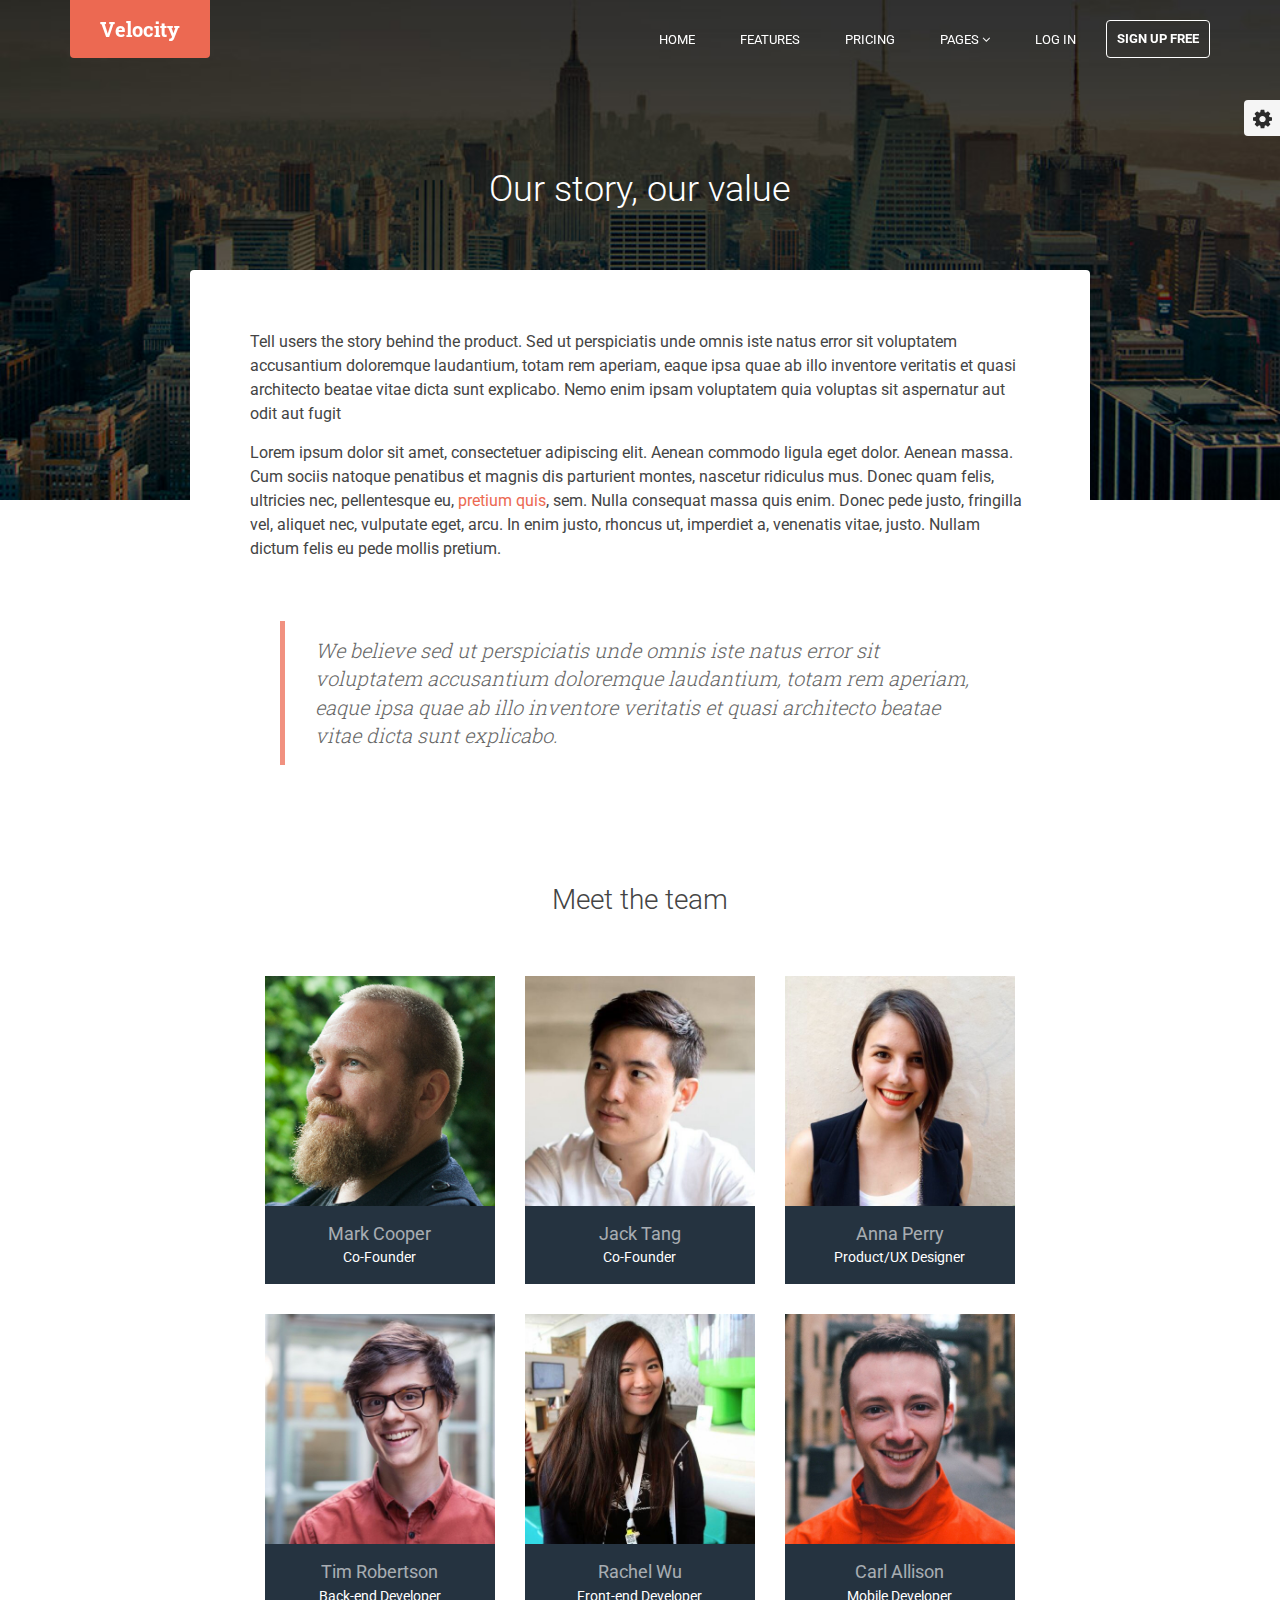
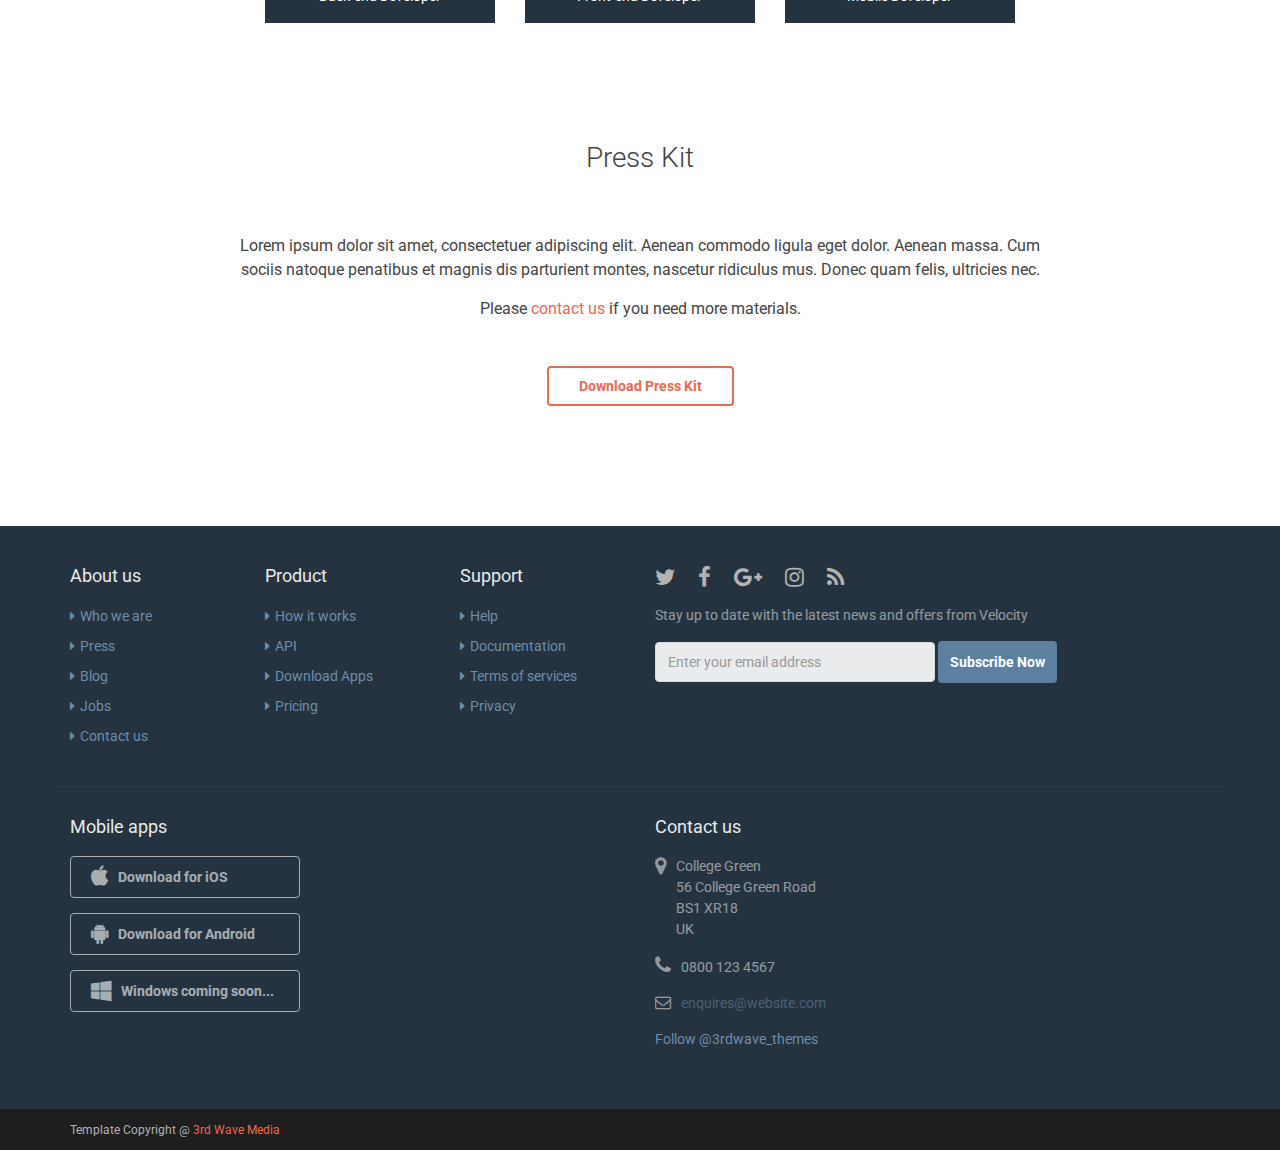
<file: about.html>
<!DOCTYPE html>
<!--[if IE 8]> <html lang="en" class="ie8"> <![endif]-->  
<!--[if IE 9]> <html lang="en" class="ie9"> <![endif]-->  
<!--[if !IE]><!--> <html lang="en"> <!--<![endif]-->  
<head>
    <title>Responsive website template for products</title>
    <!-- Meta -->
    <meta charset="utf-8">
    <meta http-equiv="X-UA-Compatible" content="IE=edge">
    <meta name="viewport" content="width=device-width, initial-scale=1.0">
    <meta name="description" content="">
    <meta name="author" content="">    
    <link rel="shortcut icon" href="favicon.ico">  
    <link href='http://fonts.googleapis.com/css?family=Roboto:400,400italic,500,500italic,700,700italic,900,900italic,300italic,300' rel='stylesheet' type='text/css'> 
    <link href='http://fonts.googleapis.com/css?family=Roboto+Slab:400,700,300,100' rel='stylesheet' type='text/css'>
    <!-- Global CSS -->
    <link rel="stylesheet" href="assets/plugins/bootstrap/css/bootstrap.min.css">   
    <!-- Plugins CSS -->    
    <link rel="stylesheet" href="assets/plugins/font-awesome/css/font-awesome.css">
    <link rel="stylesheet" href="assets/plugins/flexslider/flexslider.css">
    <!-- Theme CSS -->
    <link id="theme-style" rel="stylesheet" href="assets/css/styles.css">
    <!-- HTML5 shim and Respond.js for IE8 support of HTML5 elements and media queries -->
    <!--[if lt IE 9]>
      <script src="https://oss.maxcdn.com/html5shiv/3.7.2/html5shiv.min.js"></script>
      <script src="https://oss.maxcdn.com/respond/1.4.2/respond.min.js"></script>
    <![endif]-->
</head> 

<body class="about-page">    
    <!-- ******HEADER****** --> 
    <header id="header" class="header navbar-fixed-top">  
        <div class="container">       
            <h1 class="logo">
                <a href="index.html"><span class="logo-icon"></span><span class="text">Velocity</span></a>
            </h1><!--//logo-->
            <nav class="main-nav navbar-right" role="navigation">
                <div class="navbar-header">
                    <button class="navbar-toggle" type="button" data-toggle="collapse" data-target="#navbar-collapse">
                        <span class="sr-only">Toggle navigation</span>
                        <span class="icon-bar"></span>
                        <span class="icon-bar"></span>
                        <span class="icon-bar"></span>
                    </button><!--//nav-toggle-->
                </div><!--//navbar-header-->
                <div id="navbar-collapse" class="navbar-collapse collapse">
                    <ul class="nav navbar-nav">
                        <li class="nav-item"><a href="index.html">Home</a></li>
                        <li class="nav-item"><a href="features.html">Features</a></li>
                        <li class="nav-item"><a href="pricing.html">Pricing</a></li>
                        <li class="nav-item dropdown">
                            <a class="dropdown-toggle" data-toggle="dropdown" data-hover="dropdown" data-delay="0" data-close-others="false" href="#">Pages <i class="fa fa-angle-down"></i></a>
                            <ul class="dropdown-menu">
                                <li><a href="download.html">Download Apps</a></li>
                                <li><a href="blog.html">Blog</a></li>
                                <li><a href="blog-single.html">Blog Single</a></li>
                                <li><a href="blog-category.html">Blog Category</a></li>
                                <li><a href="blog-archive.html">Blog Archive</a></li>
                                <li><a href="about.html">About Us</a></li>
                                <li><a href="contact.html">Contact</a></li>                  
                            </ul>                            
                        </li><!--//dropdown-->                          
                        <li class="nav-item"><a href="login.html">Log in</a></li>
                        <li class="nav-item nav-item-cta last"><a class="btn btn-cta btn-cta-secondary" href="signup.html">Sign Up Free</a></li>
                    </ul><!--//nav-->
                </div><!--//navabr-collapse-->
            </nav><!--//main-nav-->                     
        </div><!--//container-->
    </header><!--//header-->
    
    <div class="headline-bg about-headline-bg">
    </div><!--//headline-bg-->         
    
    <!-- ******Video Section****** --> 
    <section class="story-section section section-on-bg">
        <h2 class="title container text-center">Our story, our value</h2>
        <div class="story-container container text-center"> 
            <div class="story-container-inner" >                    
                <div class="about">
                    <p>Tell users the story behind the product. Sed ut perspiciatis unde omnis iste natus error sit voluptatem accusantium doloremque laudantium, totam rem aperiam, eaque ipsa quae ab illo inventore veritatis et quasi architecto beatae vitae dicta sunt explicabo. Nemo enim ipsam voluptatem quia voluptas sit aspernatur aut odit aut fugit</p> 
                    <p>Lorem ipsum dolor sit amet, consectetuer adipiscing elit. Aenean commodo ligula eget dolor. Aenean massa. Cum sociis natoque penatibus et magnis dis parturient montes, nascetur ridiculus mus. Donec quam felis, ultricies nec, pellentesque eu, <a href="#">pretium quis</a>, sem. Nulla consequat massa quis enim. Donec pede justo, fringilla vel, aliquet nec, vulputate eget, arcu. In enim justo, rhoncus ut, imperdiet a, venenatis vitae, justo. Nullam dictum felis eu pede mollis pretium.</p>
                    <blockquote class="belife">We believe sed ut perspiciatis unde omnis iste natus error sit voluptatem accusantium doloremque laudantium, totam rem aperiam, eaque ipsa quae ab illo inventore veritatis et quasi architecto beatae vitae dicta sunt explicabo.</blockquote>               
                </div><!--//about-->
                <div class="team row">
                    <h3 class="title">Meet the team</h3>
                    <div class="member col-md-4 col-sm-6 col-xs-12">
                        <div class="member-inner">
                            <figure class="profile">
                                <img class="img-responsive" src="assets/images/team/member-1.png" alt=""/>
                                <figcaption class="info">
                                    <span class="name">Mark Cooper</span>
                                    <br />
                                    <span class="job-title">Co-Founder</span>
                                    
                                </figcaption>
                            </figure><!--//profile-->
                            <div class="social">
                                <ul class="social-list list-inline">
                                    <li><a href="#"><i class="fa fa-linkedin"></i></a></li>
                                    <li><a href="#"><i class="fa fa-twitter"></i></a></li>
                                </ul><!--//social-list-->
                            </div><!--//social-->
                        </div><!--//member-inner-->
                    </div><!--//member-->
                    <div class="member col-md-4 col-sm-6 col-xs-12">
                        <div class="member-inner">
                            <figure class="profile">
                                <img class="img-responsive" src="assets/images/team/member-2.png" alt=""/>
                                <figcaption class="info"><span class="name">Jack Tang</span><br /><span class="job-title">Co-Founder</span></figcaption>
                            </figure><!--//profile-->
                            <div class="social">
                                <ul class="social-list list-inline">
                                    <li><a href="#"><i class="fa fa-linkedin"></i></a></li>
                                    <li><a href="#"><i class="fa fa-twitter"></i></a></li>
                                </ul><!--//social-list-->
                            </div><!--//social-->
                        </div><!--//member-inner-->
                    </div><!--//member-->
                    <div class="member col-md-4 col-sm-6 col-xs-12">
                        <div class="member-inner">
                            <figure class="profile">
                                <img class="img-responsive" src="assets/images/team/member-3.png" alt=""/>
                                <figcaption class="info"><span class="name">Anna Perry</span><br /><span class="job-title">Product/UX Designer</span></figcaption>
                            </figure><!--//profile-->
                            <div class="social">
                                <ul class="social-list list-inline">
                                    <li><a href="#"><i class="fa fa-linkedin"></i></a></li>
                                    <li><a href="#"><i class="fa fa-twitter"></i></a></li>
                                    <li><a href="#"><i class="fa fa-dribbble"></i></a></li>
                                </ul><!--//social-list-->
                            </div><!--//social-->
                        </div><!--//member-inner-->
                    </div><!--//member-->
                    <div class="member col-md-4 col-sm-6 col-xs-12">
                        <div class="member-inner">
                            <figure class="profile">
                                <img class="img-responsive" src="assets/images/team/member-4.png" alt=""/>
                                <figcaption class="info"><span class="name">Tim Robertson</span><br /><span class="job-title">Back-end Developer</span></figcaption>
                            </figure><!--//profile-->
                            <div class="social">
                                <ul class="social-list list-inline">
                                    <li><a href="#"><i class="fa fa-linkedin"></i></a></li>
                                    <li><a href="#"><i class="fa fa-twitter"></i></a></li>
                                    <li><a href="#"><i class="fa fa-github-alt"></i></a></li>
                                </ul><!--//social-list-->
                            </div><!--//social-->
                        </div><!--//member-inner-->
                    </div><!--//member-->
                    <div class="member col-md-4 col-sm-6 col-xs-12">
                        <div class="member-inner">
                            <figure class="profile">
                                <img class="img-responsive" src="assets/images/team/member-5.png" alt=""/>
                                <figcaption class="info"><span class="name">Rachel Wu</span><br /><span class="job-title">Front-end Developer</span></figcaption>
                            </figure><!--//profile-->
                            <div class="social">
                                <ul class="social-list list-inline">
                                    <li><a href="#"><i class="fa fa-linkedin"></i></a></li>
                                    <li><a href="#"><i class="fa fa-twitter"></i></a></li>
                                    <li><a href="#"><i class="fa fa-github-alt"></i></a></li>
                                </ul><!--//social-list-->
                            </div><!--//social-->
                        </div><!--//member-inner-->
                    </div><!--//member-->
                    <div class="member col-md-4 col-sm-6 col-xs-12">
                        <div class="member-inner">
                            <figure class="profile">
                                <img class="img-responsive" src="assets/images/team/member-6.png" alt=""/>
                                <figcaption class="info"><span class="name">Carl Allison</span><br /><span class="job-title">Mobile Developer</span></figcaption>
                            </figure><!--//profile-->
                            <div class="social">
                                <ul class="social-list list-inline">
                                    <li><a href="#"><i class="fa fa-linkedin"></i></a></li>
                                    <li><a href="#"><i class="fa fa-twitter"></i></a></li>
                                    <li><a href="#"><i class="fa fa-github-alt"></i></a></li>
                                </ul><!--//social-list-->
                            </div><!--//social-->
                        </div><!--//member-inner-->
                    </div><!--//member-->
                </div><!--//team-->
                <div class="press-kit text-center">
                    <h3 class="title">Press Kit</h3>
                    <p>Lorem ipsum dolor sit amet, consectetuer adipiscing elit. Aenean commodo ligula eget dolor. Aenean massa. Cum sociis natoque penatibus et magnis dis parturient montes, nascetur ridiculus mus. Donec quam felis, ultricies nec.</p>
                    <p>Please <a href="contact.html">contact us</a> if you need more materials.</p>
                    <a class="btn btn-cta btn-cta-secondary" href="#">Download Press Kit</a>
                </div><!--//press-kit-->
            </div><!--//story-container--> 
        </div><!--//container-->
    </section><!--//story-video-->
    
    <!-- ******FOOTER****** --> 
    <footer class="footer">
        <div class="footer-content">
            <div class="container">
                <div class="row">                    
                    <div class="footer-col links col-md-2 col-sm-4 col-xs-12">
                        <div class="footer-col-inner">
                            <h3 class="title">About us</h3>
                            <ul class="list-unstyled">
                                <li><a href="#"><i class="fa fa-caret-right"></i>Who we are</a></li>
                                <li><a href="#"><i class="fa fa-caret-right"></i>Press</a></li>
                                <li><a href="#"><i class="fa fa-caret-right"></i>Blog</a></li>
                                <li><a href="#"><i class="fa fa-caret-right"></i>Jobs</a></li>
                                <li><a href="#"><i class="fa fa-caret-right"></i>Contact us</a></li>
                            </ul>
                        </div><!--//footer-col-inner-->
                    </div><!--//foooter-col-->    
                    <div class="footer-col links col-md-2 col-sm-4 col-xs-12">
                        <div class="footer-col-inner">
                            <h3 class="title">Product</h3>
                            <ul class="list-unstyled">
                                <li><a href="#"><i class="fa fa-caret-right"></i>How it works</a></li>
                                <li><a href="#"><i class="fa fa-caret-right"></i>API</a></li>
                                <li><a href="#"><i class="fa fa-caret-right"></i>Download Apps</a></li>
                                <li><a href="#"><i class="fa fa-caret-right"></i>Pricing</a></li>
                            </ul>
                        </div><!--//footer-col-inner-->
                    </div><!--//foooter-col-->              
                    <div class="footer-col links col-md-2 col-sm-4 col-xs-12 sm-break">
                        <div class="footer-col-inner">
                            <h3 class="title">Support</h3>
                            <ul class="list-unstyled">
                                <li><a href="#"><i class="fa fa-caret-right"></i>Help</a></li>
                                <li><a href="#"><i class="fa fa-caret-right"></i>Documentation</a></li>
                                <li><a href="#"><i class="fa fa-caret-right"></i>Terms of services</a></li>
                                <li><a href="#"><i class="fa fa-caret-right"></i>Privacy</a></li>
                            </ul>
                        </div><!--//footer-col-inner-->            
                    </div><!--//foooter-col-->   
                    <div class="footer-col connect col-xs-12 col-md-6">
                        <div class="footer-col-inner">
                            <ul class="social list-inline">
                                <li><a href="https://twitter.com/3rdwave_themes" target="_blank"><i class="fa fa-twitter"></i></a></li>
                                <li><a href="#"><i class="fa fa-facebook"></i></a></li>
                                <li><a href="#"><i class="fa fa-google-plus"></i></a></li>
                                <li><a href="#"><i class="fa fa-instagram"></i></a></li>        
                                <li class="row-end"><a href="#"><i class="fa fa-rss"></i></a></li>             
                            </ul>
                            <div class="form-container">
                                <p class="intro">Stay up to date with the latest news and offers from Velocity</p>
                                <form class="signup-form navbar-form">
                                    <div class="form-group">
                                        <input type="text" class="form-control" placeholder="Enter your email address">
                                    </div>   
                                    <button type="submit" class="btn btn-cta btn-cta-primary">Subscribe Now</button>                                 
                                </form>                               
                            </div><!--//subscription-form-->
                        </div><!--//footer-col-inner-->
                    </div><!--//foooter-col-->
                    <div class="clearfix"></div> 
                </div><!--//row-->
                <div class="row has-divider">
                    <div class="footer-col download col-xs-12 col-md-6">
                        <div class="footer-col-inner">
                            <h3 class="title">Mobile apps</h3>
                            <ul class="list-unstyled download-list">
                                <li><a class="btn btn-ghost" href="#"><i class="fa fa-apple"></i><span class="text">Download for iOS</span> </a></li>
                                <li><a class="btn btn-ghost" href="#"><i class="fa fa-android"></i><span class="text">Download for Android</span></a></li>
                                <li><a class="btn btn-ghost" href="#"><i class="fa fa-windows"></i><span class="text">Windows coming soon...</span></a></li>
                            </ul>
                        </div><!--//footer-col-inner-->
                    </div><!--//download-->
                    <div class="footer-col contact col-xs-12 col-md-6">
                        <div class="footer-col-inner">
                            <h3 class="title">Contact us</h3>                          
                            <p class="adr clearfix">
                                <i class="fa fa-map-marker pull-left"></i>        
                                <span class="adr-group pull-left">       
                                    <span class="street-address">College Green</span><br>
                                    <span class="region">56 College Green Road</span><br>
                                    <span class="postal-code">BS1 XR18</span><br>
                                    <span class="country-name">UK</span>
                                </span>
                            </p>
                            <p class="tel"><i class="fa fa-phone"></i>0800 123 4567</p>
                            <p class="email"><i class="fa fa-envelope-o"></i><a href="#">enquires@website.com</a></p> 
                            <a href="https://twitter.com/3rdwave_themes" class="twitter-follow-button" data-show-count="false">Follow @3rdwave_themes</a>
<script>!function(d,s,id){var js,fjs=d.getElementsByTagName(s)[0],p=/^http:/.test(d.location)?'http':'https';if(!d.getElementById(id)){js=d.createElement(s);js.id=id;js.src=p+'://platform.twitter.com/widgets.js';fjs.parentNode.insertBefore(js,fjs);}}(document, 'script', 'twitter-wjs');</script>                        
                        </div><!--//footer-col-inner-->
                    </div><!--//contact-->
                </div>
            </div><!--//container-->
        </div><!--//footer-content-->
        <div class="bottom-bar">
            <div class="container">
                <small class="copyright">Template Copyright @ <a href="http://themes.3rdwavemedia.com/" target="_blank">3rd Wave Media</a></small>                
            </div><!--//container-->
        </div><!--//bottom-bar-->
    </footer><!--//footer-->
    
    <!-- *****CONFIGURE STYLE****** -->  
    <div class="config-wrapper">
        <div class="config-wrapper-inner">
            <a id="config-trigger" class="config-trigger" href="#"><i class="fa fa-cog"></i></a>
            <div id="config-panel" class="config-panel">
                <h5>Choose Colour</h5>
                <ul id="color-options" class="list-unstyled list-inline">
                    <li class="theme-1 active" ><a data-style="assets/css/styles.css" href="#"></a></li>
                    <li class="theme-2"><a data-style="assets/css/styles-2.css" href="#"></a></li>
                    <li class="theme-3"><a data-style="assets/css/styles-3.css" href="#"></a></li>
                    <li class="theme-4"><a data-style="assets/css/styles-4.css" href="#"></a></li>                   
                    <li class="theme-5"><a data-style="assets/css/styles-5.css" href="#"></a></li>                     
                    <li class="theme-6"><a data-style="assets/css/styles-6.css" href="#"></a></li>
                    <li class="theme-7"><a data-style="assets/css/styles-7.css" href="#"></a></li>
                    <li class="theme-8"><a data-style="assets/css/styles-8.css" href="#"></a></li>                    
                    <li class="theme-9"><a data-style="assets/css/styles-9.css" href="#"></a></li>
                    <li class="theme-10"><a data-style="assets/css/styles-10.css" href="#"></a></li>
                </ul><!--//color-options-->
                <a id="config-close" class="close" href="#"><i class="fa fa-times-circle"></i></a>
            </div><!--//configure-panel-->
        </div><!--//config-wrapper-inner-->
    </div><!--//config-wrapper-->
 
    <!-- Javascript -->          
    <script type="text/javascript" src="assets/plugins/jquery-1.12.3.min.js"></script>
    <script type="text/javascript" src="assets/plugins/bootstrap/js/bootstrap.min.js"></script> 
    <script type="text/javascript" src="assets/plugins/bootstrap-hover-dropdown.min.js"></script>
    <script type="text/javascript" src="assets/plugins/back-to-top.js"></script>
    <script type="text/javascript" src="assets/plugins/jquery-placeholder/jquery.placeholder.js"></script>
    <script type="text/javascript" src="assets/plugins/FitVids/jquery.fitvids.js"></script>
    <script type="text/javascript" src="assets/plugins/flexslider/jquery.flexslider-min.js"></script>  
    <script type="text/javascript" src="assets/js/main.js"></script>
    
            
</body>
</html>
</file>
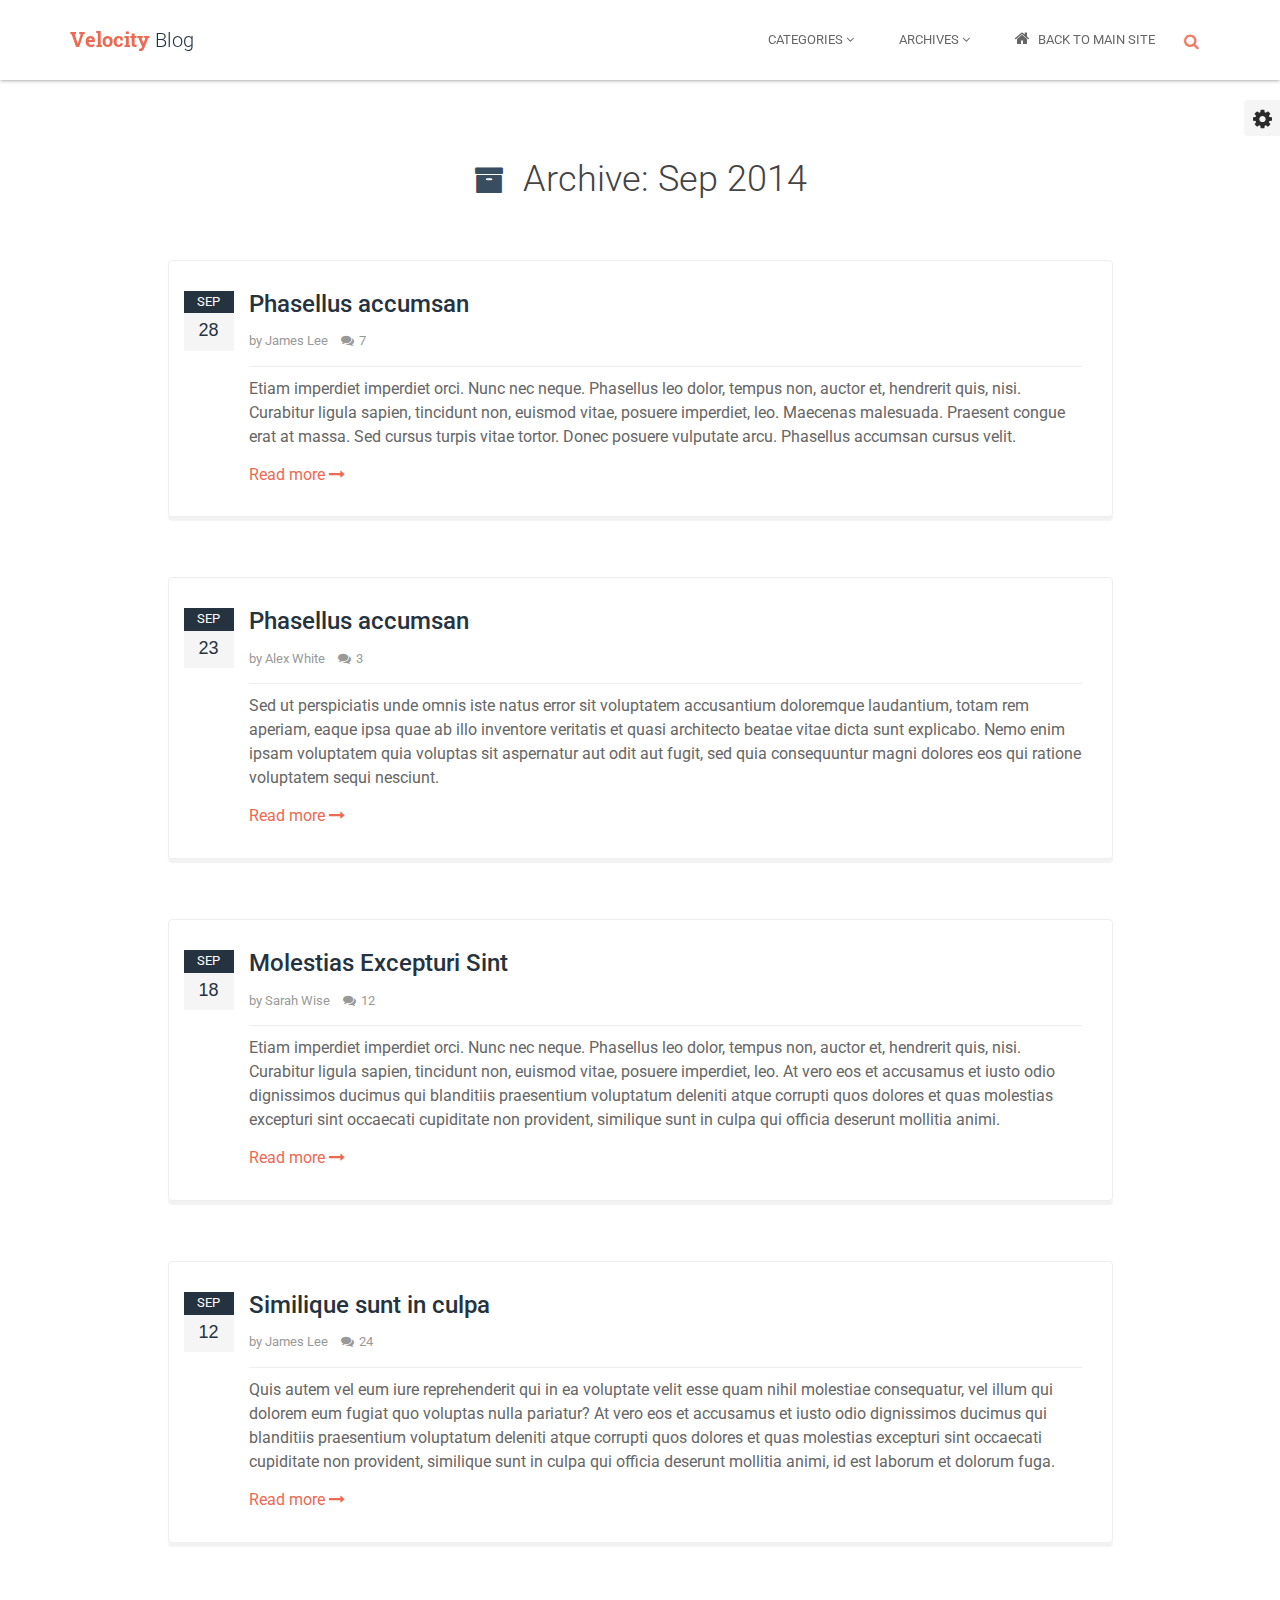
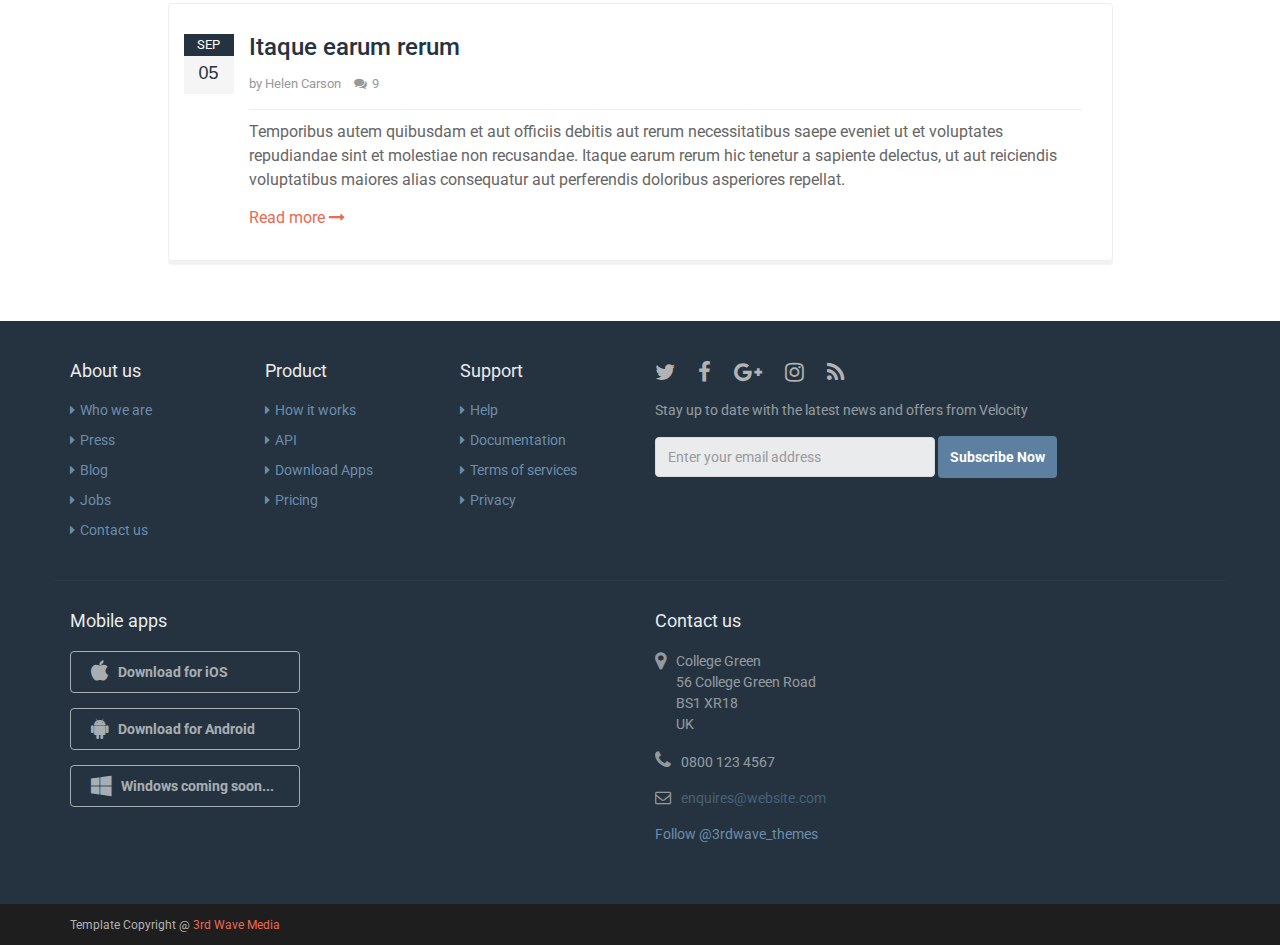
<file: blog-archive.html>
<!DOCTYPE html>
<!--[if IE 8]> <html lang="en" class="ie8"> <![endif]-->  
<!--[if IE 9]> <html lang="en" class="ie9"> <![endif]-->  
<!--[if !IE]><!--> <html lang="en"> <!--<![endif]-->  
<head>
    <title>Responsive website template for products</title>
    <!-- Meta -->
    <meta charset="utf-8">
    <meta http-equiv="X-UA-Compatible" content="IE=edge">
    <meta name="viewport" content="width=device-width, initial-scale=1.0">
    <meta name="description" content="">
    <meta name="author" content="">    
    <link rel="shortcut icon" href="favicon.ico">  
    <link href='http://fonts.googleapis.com/css?family=Roboto:400,400italic,500,500italic,700,700italic,900,900italic,300italic,300' rel='stylesheet' type='text/css'> 
    <link href='http://fonts.googleapis.com/css?family=Roboto+Slab:400,700,300,100' rel='stylesheet' type='text/css'>
    <!-- Global CSS -->
    <link rel="stylesheet" href="assets/plugins/bootstrap/css/bootstrap.min.css">   
    <!-- Plugins CSS -->    
    <link rel="stylesheet" href="assets/plugins/font-awesome/css/font-awesome.css">
    <link rel="stylesheet" href="assets/plugins/flexslider/flexslider.css">
    <!-- Theme CSS -->
    <link id="theme-style" rel="stylesheet" href="assets/css/styles.css">
    <!-- HTML5 shim and Respond.js for IE8 support of HTML5 elements and media queries -->
    <!--[if lt IE 9]>
      <script src="https://oss.maxcdn.com/html5shiv/3.7.2/html5shiv.min.js"></script>
      <script src="https://oss.maxcdn.com/respond/1.4.2/respond.min.js"></script>
    <![endif]-->
</head> 

<body class="blog-page blog-archive-page">
    <div class="wrapper">
        <!-- ******HEADER****** --> 
        <header class="header header-blog">  
            <div class="container">       
                <h1 class="logo">
                    <a href="blog.html">Velocity <span class="sub">Blog</span></a>
                </h1><!--//logo-->
                <nav class="main-nav navbar-right" role="navigation">
                    <div class="navbar-header">
                        <button class="navbar-toggle" type="button" data-toggle="collapse" data-target="#navbar-collapse">
                            <span class="sr-only">Toggle navigation</span>
                            <span class="icon-bar"></span>
                            <span class="icon-bar"></span>
                            <span class="icon-bar"></span>
                        </button><!--//nav-toggle-->
                    </div><!--//navbar-header-->
                    <div id="navbar-collapse" class="navbar-collapse collapse">
                        <ul class="nav navbar-nav">
                            <li class="nav-item dropdown">
                                <a class="dropdown-toggle" data-toggle="dropdown" data-hover="dropdown" data-delay="0" data-close-others="false" href="#">Categories <i class="fa fa-angle-down"></i></a>
                                <ul class="dropdown-menu">
                                    <li><a href="blog-category.html">Tech</a></li>
                                    <li><a href="blog-category.html">Apps</a></li>
                                    <li><a href="blog-category.html">News</a></li>
                                    <li><a href="blog-category.html">Community</a></li>              
                                </ul>                            
                            </li><!--//dropdown-->
                            <li class="nav-item dropdown">
                                <a class="dropdown-toggle" data-toggle="dropdown" data-hover="dropdown" data-delay="0" data-close-others="false" href="#">Archives <i class="fa fa-angle-down"></i></a>
                                <ul class="dropdown-menu">
                                    <li><a href="blog-archive.html">Sep 2014 (5)</a></li>
                                    <li><a href="blog-archive.html">Aug 2014 (6)</a></li>
                                    <li><a href="blog-archive.html">July 2014 (3)</a></li>
                                    <li><a href="blog-archive.html">June 2014 (4)</a></li>              
                                </ul>                            
                            </li><!--//dropdown-->
                            <li class="nav-item nav-item-main-site last"><a href="index.html"><i class="fa fa-home"></i> Back to main site</a></li>
                        </ul><!--//nav-->
                        
                        <div class="searchbox-container">
                            <form class="searchbox">
                                <label class="sr-only" for="search-form">Search</label>
                                <input id="search-form" class="form-control searchbox-input" onkeyup="buttonUp();" placeholder="Search the blog..." type="search" value="" name="search-form">
                                <input class="searchbox-submit" type="submit" value="GO">
                                <i class="fa fa-search searchbox-icon"></i>
                            </form>
                        </div><!--//searchbox-container-->                                                
                        
                    </div><!--//navabr-collapse-->
                </nav><!--//main-nav-->         
            </div><!--//container-->
        </header><!--//header-->         
        
        <!-- ******BLOG LIST****** --> 
        <div class="blog blog-category blog-archive container">
            <h2 class="page-title text-center"><i class="fa fa-archive"></i> Archive: Sep 2014</h2>
            <div class="row">
                <div class="blog-list blog-category-list">
                    
                    <article class="post col-md-offset-1 col-sm-offset-0 col-xs-offset-0 col-xs-12 col-md-10">
                        <div class="post-inner">
                            <div class="content">
                                <div class="date-label">
                                    <span class="month">SEP</span>
                                    <span class="date-number">28</span>
                                </div>
                                <h3 class="post-title"><a href="blog-single.html">Phasellus accumsan</a></h3>
                                <div class="meta">
                                    <ul class="meta-list list-inline">                                       
                                    	<li class="post-author"> by <a href="#">James Lee</a></li>
                                    	<li class="post-comments-link">
                                	        <a href="blog-single.html#comment-area"><i class="fa fa-comments"></i>7</a>
                                	    </li>
                                	</ul><!--//meta-list-->                           	
                                </div><!--meta-->                               
                                <div class="post-entry">
                                    <p>Etiam imperdiet imperdiet orci. Nunc nec neque. Phasellus leo dolor, tempus non, auctor et, hendrerit quis, nisi. Curabitur ligula sapien, tincidunt non, euismod vitae, posuere imperdiet, leo. Maecenas malesuada. Praesent congue erat at massa. Sed cursus turpis vitae tortor. Donec posuere vulputate arcu. Phasellus accumsan cursus velit.</p>
                                    <a class="read-more" href="blog-single.html">Read more <i class="fa fa-long-arrow-right"></i></a>
                                </div>                                
                            </div><!--//content-->
                        </div><!--//post-inner-->
                    </article><!--//post-->
                    
                    <article class="post col-md-offset-1 col-sm-offset-0 col-xs-offset-0 col-xs-12 col-md-10">
                        <div class="post-inner">
                            <div class="content">
                                <div class="date-label">
                                    <span class="month">SEP</span>
                                    <span class="date-number">23</span>
                                </div>
                                <h3 class="post-title"><a href="blog-single.html">Phasellus accumsan</a></h3>
                                <div class="meta">
                                    <ul class="meta-list list-inline">                                       
                                    	<li class="post-author"> by <a href="#">Alex White</a></li>
                                    	<li class="post-comments-link">
                                	        <a href="blog-single.html#comment-area"><i class="fa fa-comments"></i>3</a>
                                	    </li>
                                	</ul><!--//meta-list-->                           	
                                </div><!--meta-->                                
                                <div class="post-entry">
                                    <p>Sed ut perspiciatis unde omnis iste natus error sit voluptatem accusantium doloremque laudantium, totam rem aperiam, eaque ipsa quae ab illo inventore veritatis et quasi architecto beatae vitae dicta sunt explicabo. Nemo enim ipsam voluptatem quia voluptas sit aspernatur aut odit aut fugit, sed quia consequuntur magni dolores eos qui ratione voluptatem sequi nesciunt.</p>
                                    <a class="read-more" href="blog-single.html">Read more <i class="fa fa-long-arrow-right"></i></a>
                                </div>                                
                            </div><!--//content-->
                        </div><!--//post-inner-->
                    </article><!--//post-->
                    
                    <article class="post col-md-offset-1 col-sm-offset-0 col-xs-offset-0 col-xs-12 col-md-10">
                        <div class="post-inner">
                            <div class="content">
                               <div class="date-label">
                                    <span class="month">SEP</span>
                                    <span class="date-number">18</span>
                                </div>                                
                                <h3 class="post-title"><a href="blog-single.html">Molestias Excepturi Sint</a></h3>
                                <div class="meta">
                                    <ul class="meta-list list-inline">                                       
                                    	<li class="post-author"> by <a href="#">Sarah Wise</a></li>
                                    	<li class="post-comments-link">
                                	        <a href="blog-single.html#comment-area"><i class="fa fa-comments"></i>12</a>
                                	    </li>
                                	</ul><!--//meta-list-->                           	
                                </div><!--meta-->
                                
                                <div class="post-entry">
                                    <p>Etiam imperdiet imperdiet orci. Nunc nec neque. Phasellus leo dolor, tempus non, auctor et, hendrerit quis, nisi. Curabitur ligula sapien, tincidunt non, euismod vitae, posuere imperdiet, leo. At vero eos et accusamus et iusto odio dignissimos ducimus qui blanditiis praesentium voluptatum deleniti atque corrupti quos dolores et quas molestias excepturi sint occaecati cupiditate non provident, similique sunt in culpa qui officia deserunt mollitia animi.</p>
                                    <a class="read-more" href="blog-single.html">Read more <i class="fa fa-long-arrow-right"></i></a>
                                </div>                                
                            </div><!--//content-->
                        </div><!--//post-inner-->
                    </article><!--//post-->
                    
                    <article class="post col-md-offset-1 col-sm-offset-0 col-xs-offset-0 col-xs-12 col-md-10">
                        <div class="post-inner">
                            <div class="content">
                                <div class="date-label">
                                    <span class="month">SEP</span>
                                    <span class="date-number">12</span>
                                </div>
                                <h3 class="post-title"><a href="blog-single.html">Similique sunt in culpa</a></h3>
                                <div class="meta">
                                    <ul class="meta-list list-inline">
                                    	<li class="post-author"> by <a href="#">James Lee</a></li>
                                    	<li class="post-comments-link">
                                	        <a href="blog-single.html#comment-area"><i class="fa fa-comments"></i>24</a>
                                	    </li>
                                	</ul><!--//meta-list-->                           	
                                </div><!--meta-->
                                
                                <div class="post-entry">
                                    <p>Quis autem vel eum iure reprehenderit qui in ea voluptate velit esse quam nihil molestiae consequatur, vel illum qui dolorem eum fugiat quo voluptas nulla pariatur? At vero eos et accusamus et iusto odio dignissimos ducimus qui blanditiis praesentium voluptatum deleniti atque corrupti quos dolores et quas molestias excepturi sint occaecati cupiditate non provident, similique sunt in culpa qui officia deserunt mollitia animi, id est laborum et dolorum fuga.</p>
                                    <a class="read-more" href="blog-single.html">Read more <i class="fa fa-long-arrow-right"></i></a>
                                </div>                                
                            </div><!--//content-->
                        </div><!--//post-inner-->
                    </article><!--//post-->
                    
                    <article class="post col-md-offset-1 col-sm-offset-0 col-xs-offset-0 col-xs-12 col-md-10">
                        <div class="post-inner">
                            <div class="content">
                               <div class="date-label">
                                    <span class="month">SEP</span>
                                    <span class="date-number">05</span>
                                </div>                                
                                <h3 class="post-title"><a href="blog-single.html">Itaque earum rerum</a></h3>
                                <div class="meta">
                                    <ul class="meta-list list-inline">                                       
                                    	<li class="post-author"> by <a href="#">Helen Carson</a></li>
                                    	<li class="post-comments-link">
                                	        <a href="blog-single.html#comment-area"><i class="fa fa-comments"></i>9</a>
                                	    </li>
                                	</ul><!--//meta-list-->                           	
                                </div><!--meta-->
                                
                                <div class="post-entry">
                                    <p>Temporibus autem quibusdam et aut officiis debitis aut rerum necessitatibus saepe eveniet ut et voluptates repudiandae sint et molestiae non recusandae. Itaque earum rerum hic tenetur a sapiente delectus, ut aut reiciendis voluptatibus maiores alias consequatur aut perferendis doloribus asperiores repellat.</p>
                                    <a class="read-more" href="blog-single.html">Read more <i class="fa fa-long-arrow-right"></i></a>
                                </div>                                
                            </div><!--//content-->
                        </div><!--//post-inner-->
                    </article><!--//post-->
                                        
                </div><!--//blog-list-->  
            </div><!--//row-->
        </div><!--//blog-->        
    </div><!--//wrapper-->
    
    <!-- ******FOOTER****** --> 
    <footer class="footer">
        <div class="footer-content">
            <div class="container">
                <div class="row">                    
                    <div class="footer-col links col-md-2 col-sm-4 col-xs-12">
                        <div class="footer-col-inner">
                            <h3 class="title">About us</h3>
                            <ul class="list-unstyled">
                                <li><a href="#"><i class="fa fa-caret-right"></i>Who we are</a></li>
                                <li><a href="#"><i class="fa fa-caret-right"></i>Press</a></li>
                                <li><a href="#"><i class="fa fa-caret-right"></i>Blog</a></li>
                                <li><a href="#"><i class="fa fa-caret-right"></i>Jobs</a></li>
                                <li><a href="#"><i class="fa fa-caret-right"></i>Contact us</a></li>
                            </ul>
                        </div><!--//footer-col-inner-->
                    </div><!--//foooter-col-->    
                    <div class="footer-col links col-md-2 col-sm-4 col-xs-12">
                        <div class="footer-col-inner">
                            <h3 class="title">Product</h3>
                            <ul class="list-unstyled">
                                <li><a href="#"><i class="fa fa-caret-right"></i>How it works</a></li>
                                <li><a href="#"><i class="fa fa-caret-right"></i>API</a></li>
                                <li><a href="#"><i class="fa fa-caret-right"></i>Download Apps</a></li>
                                <li><a href="#"><i class="fa fa-caret-right"></i>Pricing</a></li>
                            </ul>
                        </div><!--//footer-col-inner-->
                    </div><!--//foooter-col-->              
                    <div class="footer-col links col-md-2 col-sm-4 col-xs-12 sm-break">
                        <div class="footer-col-inner">
                            <h3 class="title">Support</h3>
                            <ul class="list-unstyled">
                                <li><a href="#"><i class="fa fa-caret-right"></i>Help</a></li>
                                <li><a href="#"><i class="fa fa-caret-right"></i>Documentation</a></li>
                                <li><a href="#"><i class="fa fa-caret-right"></i>Terms of services</a></li>
                                <li><a href="#"><i class="fa fa-caret-right"></i>Privacy</a></li>
                            </ul>
                        </div><!--//footer-col-inner-->            
                    </div><!--//foooter-col-->   
                    <div class="footer-col connect col-xs-12 col-md-6">
                        <div class="footer-col-inner">
                            <ul class="social list-inline">
                                <li><a href="https://twitter.com/3rdwave_themes" target="_blank"><i class="fa fa-twitter"></i></a></li>
                                <li><a href="#"><i class="fa fa-facebook"></i></a></li>
                                <li><a href="#"><i class="fa fa-google-plus"></i></a></li>
                                <li><a href="#"><i class="fa fa-instagram"></i></a></li>        
                                <li class="row-end"><a href="#"><i class="fa fa-rss"></i></a></li>             
                            </ul>
                            <div class="form-container">
                                <p class="intro">Stay up to date with the latest news and offers from Velocity</p>
                                <form class="signup-form navbar-form">
                                    <div class="form-group">
                                        <input type="text" class="form-control" placeholder="Enter your email address">
                                    </div>   
                                    <button type="submit" class="btn btn-cta btn-cta-primary">Subscribe Now</button>                                 
                                </form>                               
                            </div><!--//subscription-form-->
                        </div><!--//footer-col-inner-->
                    </div><!--//foooter-col-->
                    <div class="clearfix"></div> 
                </div><!--//row-->
                <div class="row has-divider">
                    <div class="footer-col download col-xs-12 col-md-6">
                        <div class="footer-col-inner">
                            <h3 class="title">Mobile apps</h3>
                            <ul class="list-unstyled download-list">
                                <li><a class="btn btn-ghost" href="#"><i class="fa fa-apple"></i><span class="text">Download for iOS</span> </a></li>
                                <li><a class="btn btn-ghost" href="#"><i class="fa fa-android"></i><span class="text">Download for Android</span></a></li>
                                <li><a class="btn btn-ghost" href="#"><i class="fa fa-windows"></i><span class="text">Windows coming soon...</span></a></li>
                            </ul>
                        </div><!--//footer-col-inner-->
                    </div><!--//download-->
                    <div class="footer-col contact col-xs-12 col-md-6">
                        <div class="footer-col-inner">
                            <h3 class="title">Contact us</h3>                          
                            <p class="adr clearfix">
                                <i class="fa fa-map-marker pull-left"></i>        
                                <span class="adr-group pull-left">       
                                    <span class="street-address">College Green</span><br>
                                    <span class="region">56 College Green Road</span><br>
                                    <span class="postal-code">BS1 XR18</span><br>
                                    <span class="country-name">UK</span>
                                </span>
                            </p>
                            <p class="tel"><i class="fa fa-phone"></i>0800 123 4567</p>
                            <p class="email"><i class="fa fa-envelope-o"></i><a href="#">enquires@website.com</a></p> 
                            <a href="https://twitter.com/3rdwave_themes" class="twitter-follow-button" data-show-count="false">Follow @3rdwave_themes</a>
<script>!function(d,s,id){var js,fjs=d.getElementsByTagName(s)[0],p=/^http:/.test(d.location)?'http':'https';if(!d.getElementById(id)){js=d.createElement(s);js.id=id;js.src=p+'://platform.twitter.com/widgets.js';fjs.parentNode.insertBefore(js,fjs);}}(document, 'script', 'twitter-wjs');</script>                        
                        </div><!--//footer-col-inner-->
                    </div><!--//contact-->
                </div>
            </div><!--//container-->
        </div><!--//footer-content-->
        <div class="bottom-bar">
            <div class="container">
                <small class="copyright">Template Copyright @ <a href="http://themes.3rdwavemedia.com/" target="_blank">3rd Wave Media</a></small>                
            </div><!--//container-->
        </div><!--//bottom-bar-->
    </footer><!--//footer-->
    
    <!-- Video Modal -->
    <div class="modal modal-video" id="modal-video" tabindex="-1" role="dialog" aria-labelledby="videoModalLabel" aria-hidden="true">
        <div class="modal-dialog">
            <div class="modal-content">
                <div class="modal-header">
                    <button type="button" class="close" data-dismiss="modal" aria-hidden="true">&times;</button>
                    <h4 id="videoModalLabel" class="modal-title sr-only">Video Tour</h4>
                </div>
                <div class="modal-body">
                    <div class="video-container">
                        <iframe src="//player.vimeo.com/video/28872840?color=ffffff&amp;wmode=transparent" width="720" height="405" frameborder="0" webkitallowfullscreen mozallowfullscreen allowfullscreen></iframe>
                    </div><!--//video-container-->
                </div><!--//modal-body-->
            </div><!--//modal-content-->
        </div><!--//modal-dialog-->
    </div><!--//modal-->
    
    <!-- *****CONFIGURE STYLE****** -->  
    <div class="config-wrapper">
        <div class="config-wrapper-inner">
            <a id="config-trigger" class="config-trigger" href="#"><i class="fa fa-cog"></i></a>
            <div id="config-panel" class="config-panel">
                <h5>Choose Colour</h5>
                <ul id="color-options" class="list-unstyled list-inline">
                    <li class="theme-1 active" ><a data-style="assets/css/styles.css" href="#"></a></li>
                    <li class="theme-2"><a data-style="assets/css/styles-2.css" href="#"></a></li>
                    <li class="theme-3"><a data-style="assets/css/styles-3.css" href="#"></a></li>
                    <li class="theme-4"><a data-style="assets/css/styles-4.css" href="#"></a></li>                   
                    <li class="theme-5"><a data-style="assets/css/styles-5.css" href="#"></a></li>                     
                    <li class="theme-6"><a data-style="assets/css/styles-6.css" href="#"></a></li>
                    <li class="theme-7"><a data-style="assets/css/styles-7.css" href="#"></a></li>
                    <li class="theme-8"><a data-style="assets/css/styles-8.css" href="#"></a></li>                    
                    <li class="theme-9"><a data-style="assets/css/styles-9.css" href="#"></a></li>
                    <li class="theme-10"><a data-style="assets/css/styles-10.css" href="#"></a></li>
                </ul><!--//color-options-->
                <a id="config-close" class="close" href="#"><i class="fa fa-times-circle"></i></a>
            </div><!--//configure-panel-->
        </div><!--//config-wrapper-inner-->
    </div><!--//config-wrapper-->
 
    <!-- Javascript -->          
    <script type="text/javascript" src="assets/plugins/jquery-1.12.3.min.js"></script>
    <script type="text/javascript" src="assets/plugins/bootstrap/js/bootstrap.min.js"></script> 
    <script type="text/javascript" src="assets/plugins/bootstrap-hover-dropdown.min.js"></script>
    <script type="text/javascript" src="assets/plugins/back-to-top.js"></script>
    <script type="text/javascript" src="assets/plugins/jquery-placeholder/jquery.placeholder.js"></script>
    <script type="text/javascript" src="assets/plugins/FitVids/jquery.fitvids.js"></script>
    <script type="text/javascript" src="assets/plugins/flexslider/jquery.flexslider-min.js"></script> 
             
    <!-- blog specific js starts -->
    <script type="text/javascript" src="assets/plugins/imagesloaded/imagesloaded.pkgd.min.js"></script>     
    <script type="text/javascript" src="assets/plugins/masonry.pkgd.min.js"></script> 
    <script type="text/javascript" src="assets/js/blog.js"></script>
    <!-- blog specific js ends -->    
    
    <script type="text/javascript" src="assets/js/main.js"></script>
    
            
</body>
</html>
</file>
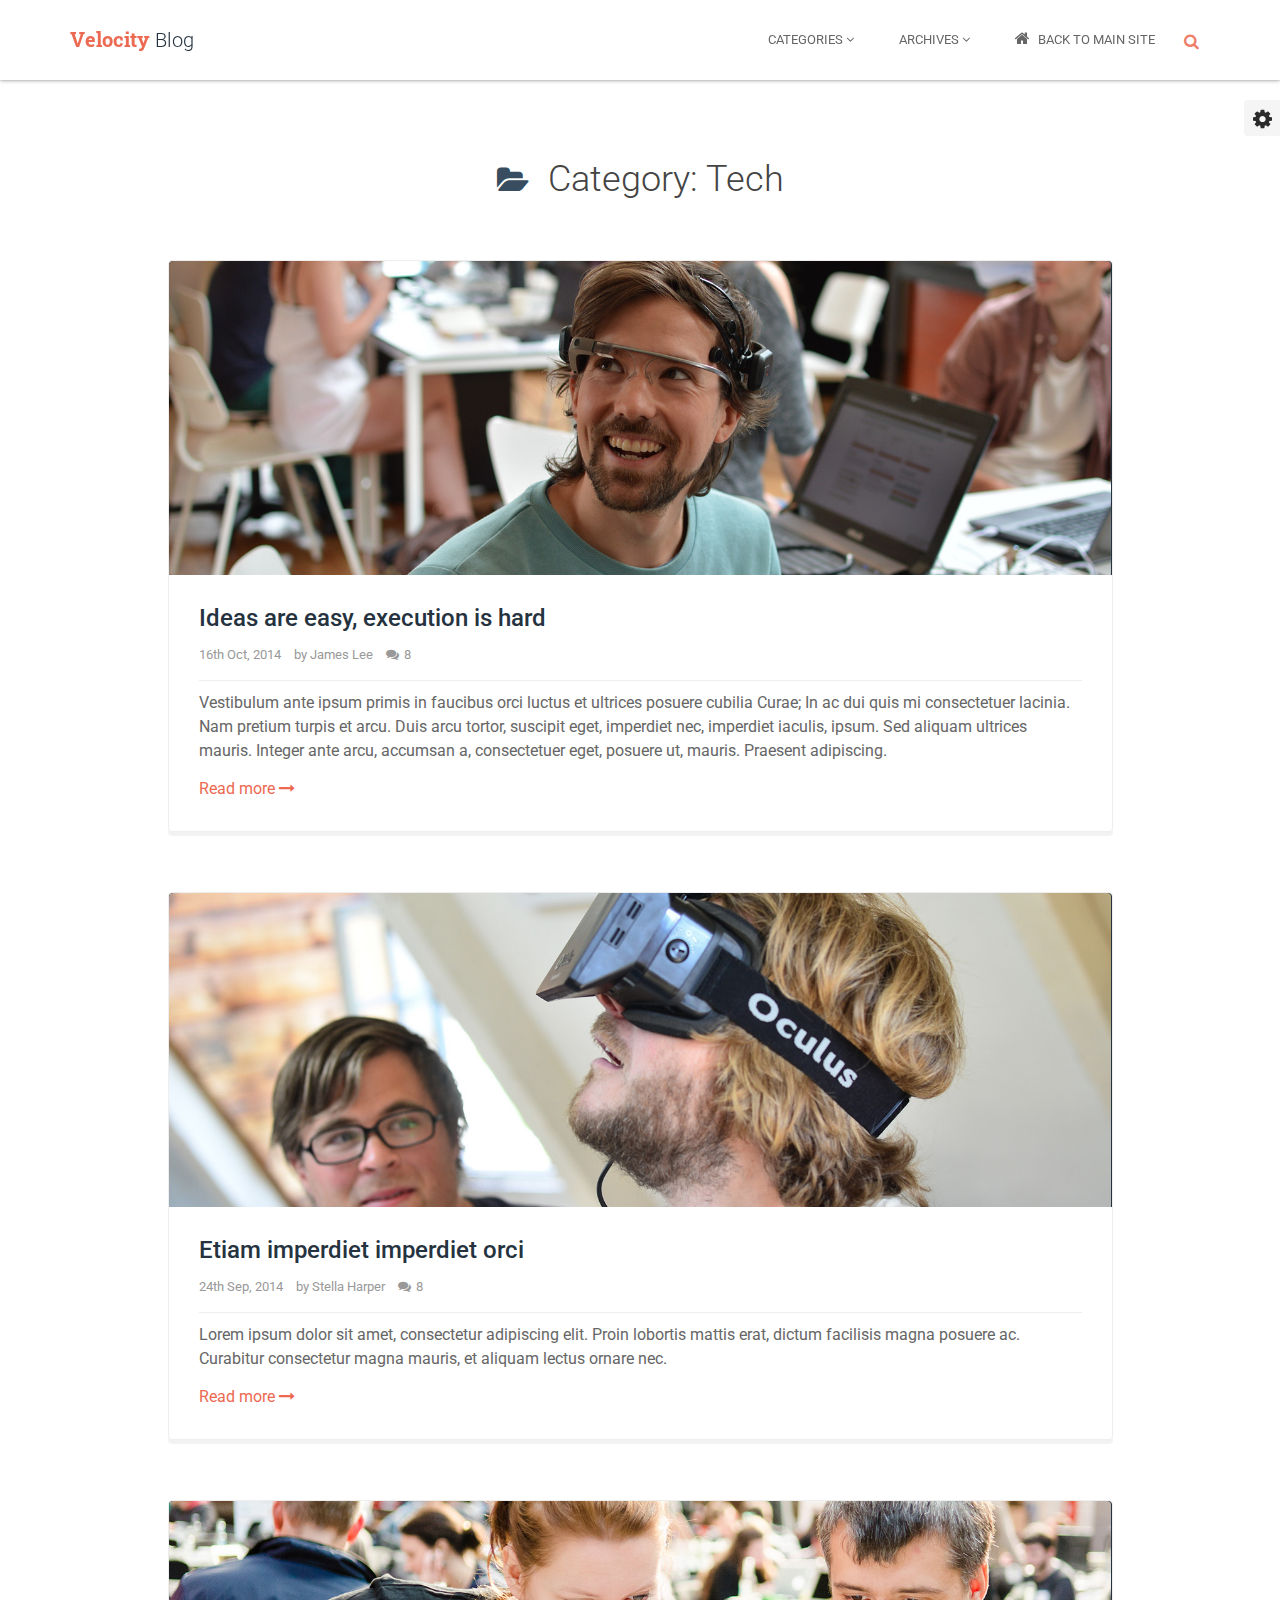
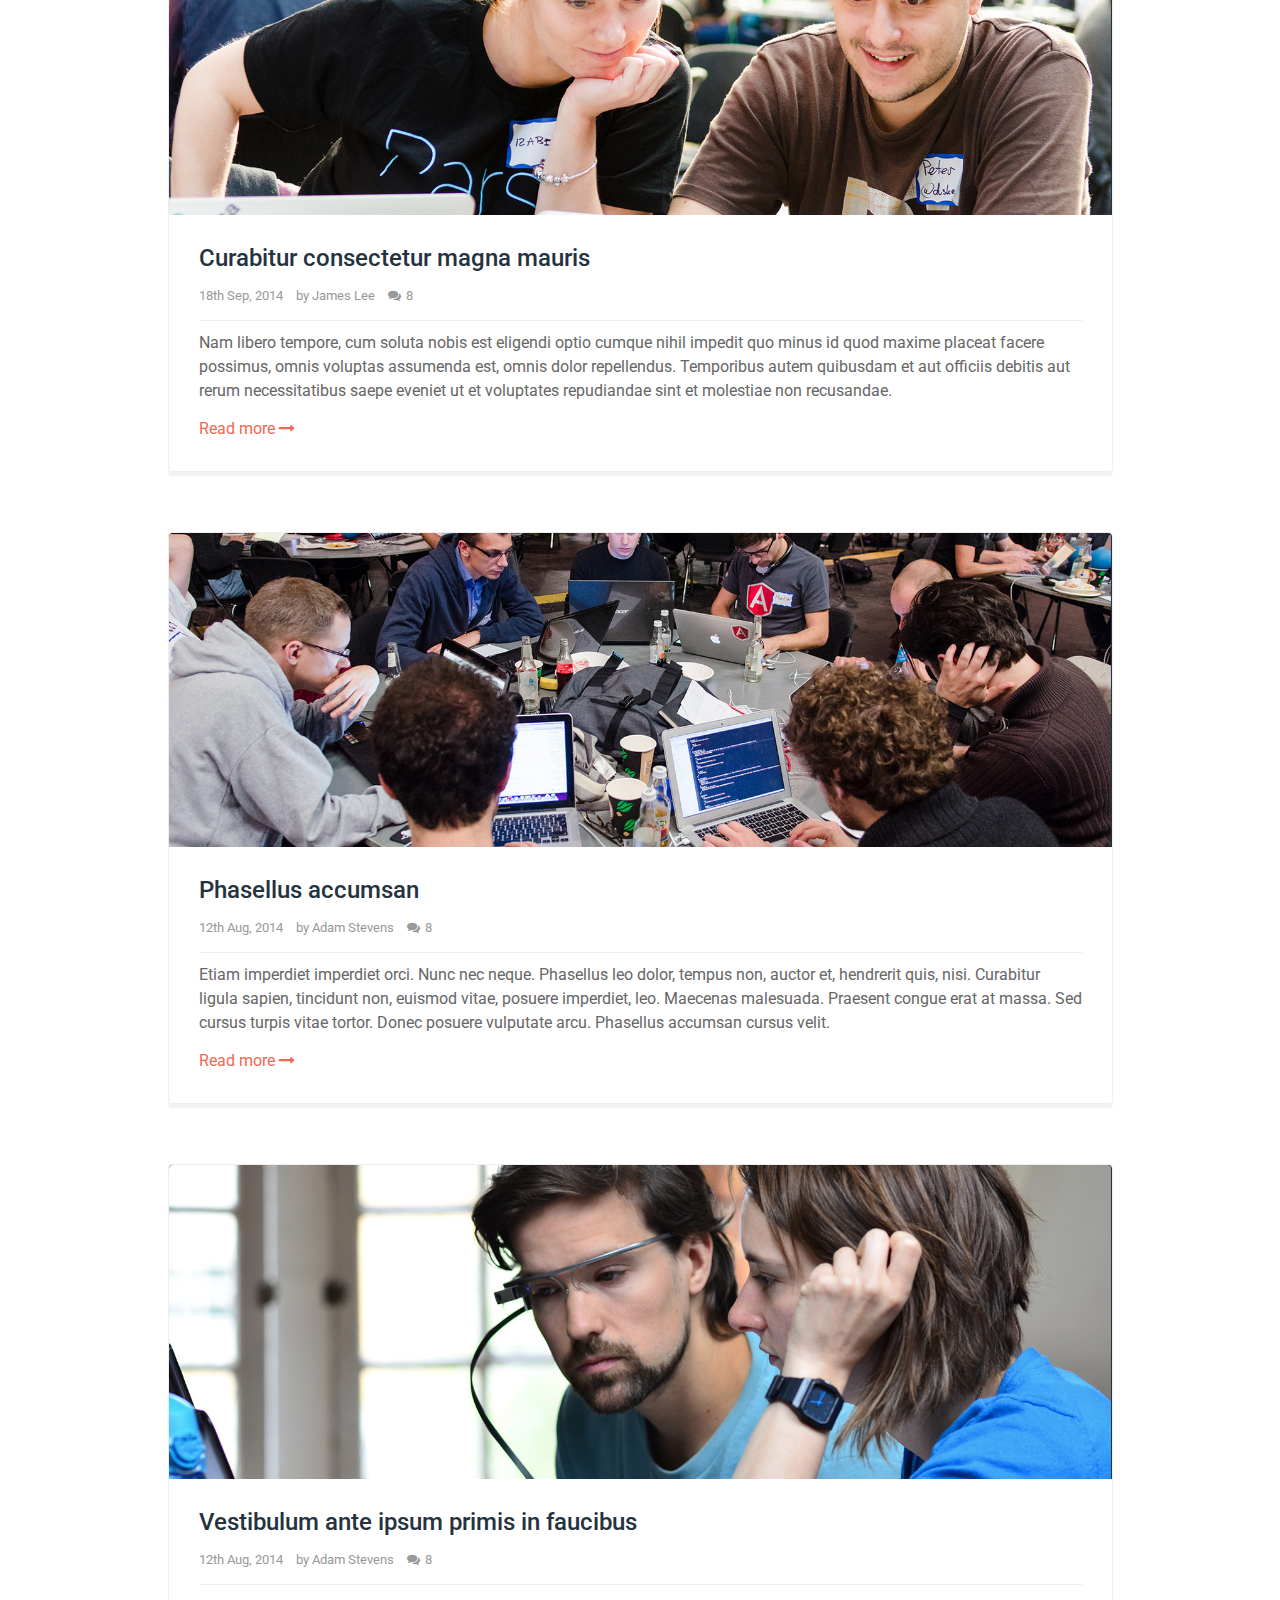
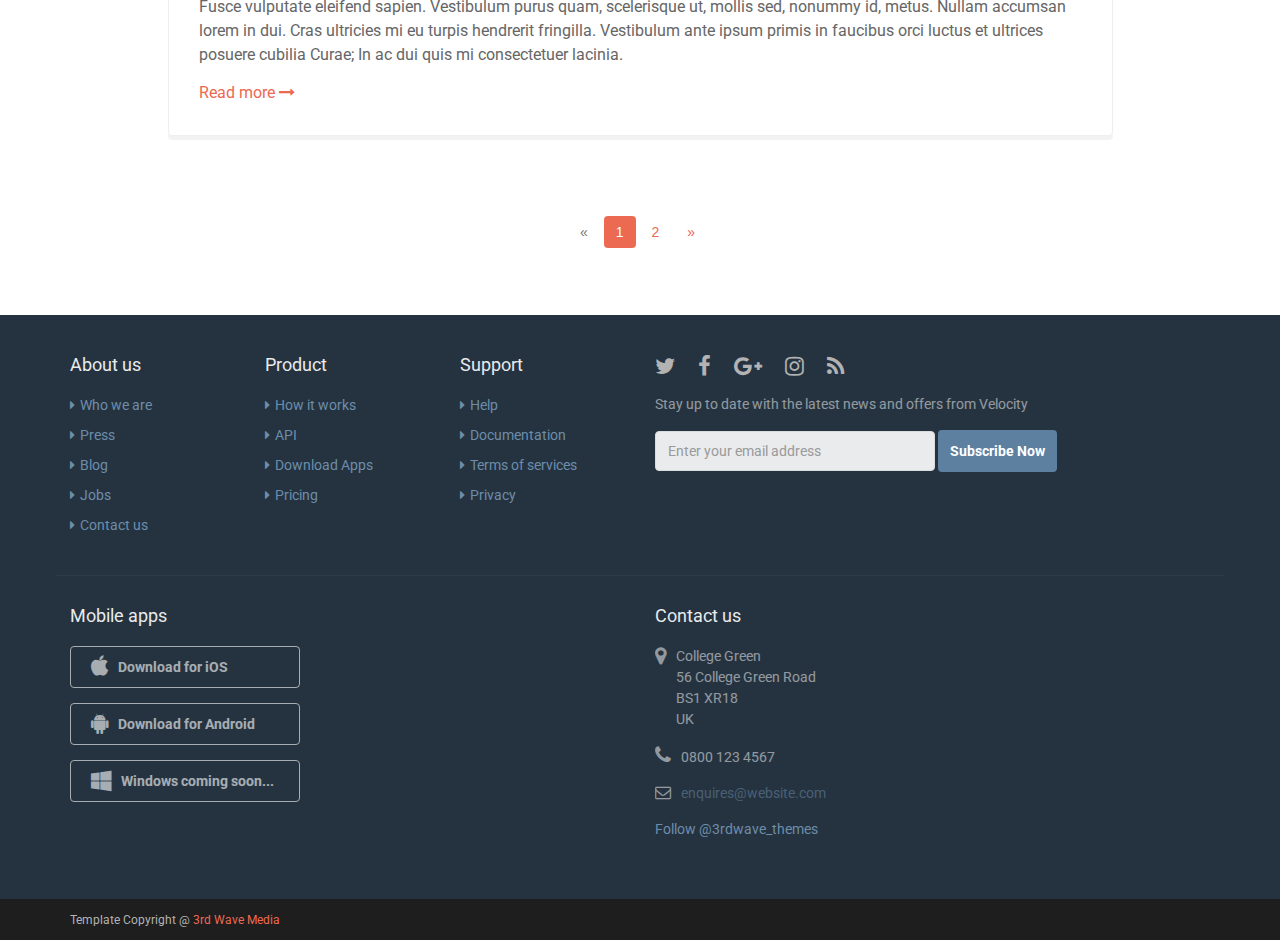
<file: blog-category.html>
<!DOCTYPE html>
<!--[if IE 8]> <html lang="en" class="ie8"> <![endif]-->  
<!--[if IE 9]> <html lang="en" class="ie9"> <![endif]-->  
<!--[if !IE]><!--> <html lang="en"> <!--<![endif]-->  
<head>
    <title>Responsive website template for products</title>
    <!-- Meta -->
    <meta charset="utf-8">
    <meta http-equiv="X-UA-Compatible" content="IE=edge">
    <meta name="viewport" content="width=device-width, initial-scale=1.0">
    <meta name="description" content="">
    <meta name="author" content="">    
    <link rel="shortcut icon" href="favicon.ico">  
    <link href='http://fonts.googleapis.com/css?family=Roboto:400,400italic,500,500italic,700,700italic,900,900italic,300italic,300' rel='stylesheet' type='text/css'> 
    <link href='http://fonts.googleapis.com/css?family=Roboto+Slab:400,700,300,100' rel='stylesheet' type='text/css'>
    <!-- Global CSS -->
    <link rel="stylesheet" href="assets/plugins/bootstrap/css/bootstrap.min.css">   
    <!-- Plugins CSS -->    
    <link rel="stylesheet" href="assets/plugins/font-awesome/css/font-awesome.css">
    <link rel="stylesheet" href="assets/plugins/flexslider/flexslider.css">
    <!-- Theme CSS -->
    <link id="theme-style" rel="stylesheet" href="assets/css/styles.css">
    <!-- HTML5 shim and Respond.js for IE8 support of HTML5 elements and media queries -->
    <!--[if lt IE 9]>
      <script src="https://oss.maxcdn.com/html5shiv/3.7.2/html5shiv.min.js"></script>
      <script src="https://oss.maxcdn.com/respond/1.4.2/respond.min.js"></script>
    <![endif]-->
    
</head> 

<body class="blog-page blog-category-page">
    <div class="wrapper">
        <!-- ******HEADER****** --> 
        <header class="header header-blog">  
            <div class="container">       
                <h1 class="logo">
                    <a href="blog.html">Velocity <span class="sub">Blog</span></a>
                </h1><!--//logo-->
                <nav class="main-nav navbar-right" role="navigation">
                    <div class="navbar-header">
                        <button class="navbar-toggle" type="button" data-toggle="collapse" data-target="#navbar-collapse">
                            <span class="sr-only">Toggle navigation</span>
                            <span class="icon-bar"></span>
                            <span class="icon-bar"></span>
                            <span class="icon-bar"></span>
                        </button><!--//nav-toggle-->
                    </div><!--//navbar-header-->
                    <div id="navbar-collapse" class="navbar-collapse collapse">
                        <ul class="nav navbar-nav">
                            <li class="nav-item dropdown">
                                <a class="dropdown-toggle" data-toggle="dropdown" data-hover="dropdown" data-delay="0" data-close-others="false" href="#">Categories <i class="fa fa-angle-down"></i></a>
                                <ul class="dropdown-menu">
                                    <li><a href="blog-category.html">Tech</a></li>
                                    <li><a href="blog-category.html">Apps</a></li>
                                    <li><a href="blog-category.html">News</a></li>
                                    <li><a href="blog-category.html">Community</a></li>              
                                </ul>                            
                            </li><!--//dropdown-->
                            <li class="nav-item dropdown">
                                <a class="dropdown-toggle" data-toggle="dropdown" data-hover="dropdown" data-delay="0" data-close-others="false" href="#">Archives <i class="fa fa-angle-down"></i></a>
                                <ul class="dropdown-menu">
                                    <li><a href="blog-archive.html">Sep 2014 (5)</a></li>
                                    <li><a href="blog-archive.html">Aug 2014 (6)</a></li>
                                    <li><a href="blog-archive.html">July 2014 (3)</a></li>
                                    <li><a href="blog-archive.html">June 2014 (4)</a></li>              
                                </ul>                            
                            </li><!--//dropdown-->
                            <li class="nav-item nav-item-main-site last"><a href="index.html"><i class="fa fa-home"></i> Back to main site</a></li>
                        </ul><!--//nav-->
                        
                        <div class="searchbox-container">
                            <form class="searchbox">
                                <label class="sr-only" for="search-form">Search</label>
                                <input id="search-form" class="form-control searchbox-input" onkeyup="buttonUp();" placeholder="Search the blog..." type="search" value="" name="search-form">
                                <input class="searchbox-submit" type="submit" value="GO">
                                <i class="fa fa-search searchbox-icon"></i>
                            </form>
                        </div><!--//searchbox-container-->                                                
                        
                    </div><!--//navabr-collapse-->
                </nav><!--//main-nav-->         
            </div><!--//container-->
        </header><!--//header-->       
        
        <!-- ******BLOG LIST****** --> 
        <div class="blog blog-category container">
            <h2 class="page-title text-center"><i class="fa fa-folder-open"></i> Category: Tech</h2>
            <div class="row">
                <div class="blog-list blog-category-list">
                    <article class="post col-md-offset-1 col-sm-offset-0 col-xs-offset-0 col-xs-12 col-md-10">
                        <div class="post-inner">
                            <figure class="post-thumb">
                                <a href="blog-single.html"><img class="img-responsive" src="assets/images/blog/post-1.jpg" alt="" /></a>                                
                            </figure><!--//post-thumb-->
                            <div class="content">
                                <h3 class="post-title"><a href="blog-single.html">Ideas are easy, execution is hard</a></h3>
                                <div class="meta">
                                    <ul class="meta-list list-inline">                                       
                                    	<li class="post-time">16th Oct, 2014</li>
                                    	<li class="post-author"> by <a href="#">James Lee</a></li>
                                    	<li class="post-comments-link">
                                	        <a href="blog-single.html#comment-area"><i class="fa fa-comments"></i>8</a>
                                	    </li>
                                	</ul><!--//meta-list-->                           	
                                </div><!--meta-->
                                <div class="post-entry">
                                    <p>Vestibulum ante ipsum primis in faucibus orci luctus et ultrices posuere cubilia Curae; In ac dui quis mi consectetuer lacinia. Nam pretium turpis et arcu. Duis arcu tortor, suscipit eget, imperdiet nec, imperdiet iaculis, ipsum. Sed aliquam ultrices mauris. Integer ante arcu, accumsan a, consectetuer eget, posuere ut, mauris. Praesent adipiscing. </p>
                                    <a class="read-more" href="blog-single.html">Read more <i class="fa fa-long-arrow-right"></i></a>
                                </div>                                
                            </div><!--//content-->
                        </div><!--//post-inner-->
                    </article><!--//post-->
                    
                    <article class="post col-md-offset-1 col-sm-offset-0 col-xs-offset-0 col-xs-12 col-md-10">
                        <div class="post-inner">
                            <figure class="post-thumb">
                                <a href="blog-single.html"><img class="img-responsive" src="assets/images/blog/post-6.jpg" alt="" /></a>                                
                            </figure><!--//post-thumb-->
                            <div class="content">
                                <h3 class="post-title"><a href="blog-single.html">Etiam imperdiet imperdiet orci</a></h3>
                                <div class="meta">
                                    <ul class="meta-list list-inline">                                       
                                    	<li class="post-time">24th Sep, 2014</li>
                                    	<li class="post-author"> by <a href="#">Stella	Harper</a></li>
                                    	<li class="post-comments-link">
                                	        <a href="blog-single.html#comment-area"><i class="fa fa-comments"></i>8</a>
                                	    </li>
                                	</ul><!--//meta-list-->                           	
                                </div><!--meta-->
                                <div class="post-entry">
                                    <p>Lorem ipsum dolor sit amet, consectetur adipiscing elit. Proin lobortis mattis erat, dictum facilisis magna posuere ac. Curabitur consectetur magna mauris, et aliquam lectus ornare nec.</p>
                                    <a class="read-more" href="blog-single.html">Read more <i class="fa fa-long-arrow-right"></i></a>
                                </div>                                
                            </div><!--//content-->
                        </div><!--//post-inner-->
                    </article><!--//post-->
                    
                    <article class="post col-md-offset-1 col-sm-offset-0 col-xs-offset-0 col-xs-12 col-md-10">
                        <div class="post-inner">
                            <figure class="post-thumb">
                                <a href="blog-single.html"><img class="img-responsive" src="assets/images/blog/post-9.jpg" alt="" /></a>                                
                            </figure><!--//post-thumb-->
                            <div class="content">
                                <h3 class="post-title"><a href="blog-single.html">Curabitur consectetur magna mauris</a></h3>
                                <div class="meta">
                                    <ul class="meta-list list-inline">                                       
                                    	<li class="post-time">18th Sep, 2014</li>
                                    	<li class="post-author"> by <a href="#">James Lee</a></li>
                                    	<li class="post-comments-link">
                                	        <a href="blog-single.html#comment-area"><i class="fa fa-comments"></i>8</a>
                                	    </li>
                                	</ul><!--//meta-list-->                           	
                                </div><!--meta-->
                                <div class="post-entry">
                                    <p>Nam libero tempore, cum soluta nobis est eligendi optio cumque nihil impedit quo minus id quod maxime placeat facere possimus, omnis voluptas assumenda est, omnis dolor repellendus. Temporibus autem quibusdam et aut officiis debitis aut rerum necessitatibus saepe eveniet ut et voluptates repudiandae sint et molestiae non recusandae.</p>
                                    <a class="read-more" href="blog-single.html">Read more <i class="fa fa-long-arrow-right"></i></a>
                                </div>                                
                            </div><!--//content-->
                        </div><!--//post-inner-->
                    </article><!--//post-->
                    
                    <article class="post col-md-offset-1 col-sm-offset-0 col-xs-offset-0 col-xs-12 col-md-10">
                        <div class="post-inner">
                            <figure class="post-thumb">
                                <a href="blog-single.html"><img class="img-responsive" src="assets/images/blog/post-8.jpg" alt="" /></a>                                
                            </figure><!--//post-thumb-->
                            <div class="content">
                                <h3 class="post-title"><a href="blog-single.html">Phasellus accumsan</a></h3>
                                <div class="meta">
                                    <ul class="meta-list list-inline">                                       
                                    	<li class="post-time">12th Aug, 2014</li>
                                    	<li class="post-author"> by <a href="#">Adam Stevens</a></li>
                                    	<li class="post-comments-link">
                                	        <a href="blog-single.html#comment-area"><i class="fa fa-comments"></i>8</a>
                                	    </li>
                                	</ul><!--//meta-list-->                           	
                                </div><!--meta-->
                                <div class="post-entry">
                                    <p>Etiam imperdiet imperdiet orci. Nunc nec neque. Phasellus leo dolor, tempus non, auctor et, hendrerit quis, nisi. Curabitur ligula sapien, tincidunt non, euismod vitae, posuere imperdiet, leo. Maecenas malesuada. Praesent congue erat at massa. Sed cursus turpis vitae tortor. Donec posuere vulputate arcu. Phasellus accumsan cursus velit.</p>
                                    <a class="read-more" href="blog-single.html">Read more <i class="fa fa-long-arrow-right"></i></a>
                                </div>                                
                            </div><!--//content-->
                        </div><!--//post-inner-->
                    </article><!--//post-->
                    
                    <article class="post col-md-offset-1 col-sm-offset-0 col-xs-offset-0 col-xs-12 col-md-10">
                        <div class="post-inner">
                            <figure class="post-thumb">
                                <a href="blog-single.html"><img class="img-responsive" src="assets/images/blog/post-7.jpg" alt="" /></a>                                
                            </figure><!--//post-thumb-->
                            <div class="content">
                                <h3 class="post-title"><a href="blog-single.html">Vestibulum ante ipsum primis in faucibus</a></h3>
                                <div class="meta">
                                    <ul class="meta-list list-inline">                                       
                                    	<li class="post-time">12th Aug, 2014</li>
                                    	<li class="post-author"> by <a href="#">Adam Stevens</a></li>
                                    	<li class="post-comments-link">
                                	        <a href="blog-single.html#comment-area"><i class="fa fa-comments"></i>8</a>
                                	    </li>
                                	</ul><!--//meta-list-->                           	
                                </div><!--meta-->
                                <div class="post-entry">
                                    <p>Fusce vulputate eleifend sapien. Vestibulum purus quam, scelerisque ut, mollis sed, nonummy id, metus. Nullam accumsan lorem in dui. Cras ultricies mi eu turpis hendrerit fringilla. Vestibulum ante ipsum primis in faucibus orci luctus et ultrices posuere cubilia Curae; In ac dui quis mi consectetuer lacinia.</p>
                                    <a class="read-more" href="blog-single.html">Read more <i class="fa fa-long-arrow-right"></i></a>
                                </div>                                
                            </div><!--//content-->
                        </div><!--//post-inner-->
                    </article><!--//post-->
                                        
                </div><!--//blog-list-->  
            </div><!--//row-->
            <div class="pagination-container text-center">
                <ul class="pagination">
                    <li class="disabled"><a href="#">&laquo;</a></li>
                    <li class="active"><a href="#">1<span class="sr-only">(current)</span></a></li>
                    <li><a href="#">2</a></li>
                    <li><a href="#">&raquo;</a></li>
                </ul><!--//pagination-->
            </div><!--//pagination-container-->
        </div><!--//blog-->        
    </div><!--//wrapper-->
    
    <!-- ******FOOTER****** --> 
    <footer class="footer">
        <div class="footer-content">
            <div class="container">
                <div class="row">                    
                    <div class="footer-col links col-md-2 col-sm-4 col-xs-12">
                        <div class="footer-col-inner">
                            <h3 class="title">About us</h3>
                            <ul class="list-unstyled">
                                <li><a href="#"><i class="fa fa-caret-right"></i>Who we are</a></li>
                                <li><a href="#"><i class="fa fa-caret-right"></i>Press</a></li>
                                <li><a href="#"><i class="fa fa-caret-right"></i>Blog</a></li>
                                <li><a href="#"><i class="fa fa-caret-right"></i>Jobs</a></li>
                                <li><a href="#"><i class="fa fa-caret-right"></i>Contact us</a></li>
                            </ul>
                        </div><!--//footer-col-inner-->
                    </div><!--//foooter-col-->    
                    <div class="footer-col links col-md-2 col-sm-4 col-xs-12">
                        <div class="footer-col-inner">
                            <h3 class="title">Product</h3>
                            <ul class="list-unstyled">
                                <li><a href="#"><i class="fa fa-caret-right"></i>How it works</a></li>
                                <li><a href="#"><i class="fa fa-caret-right"></i>API</a></li>
                                <li><a href="#"><i class="fa fa-caret-right"></i>Download Apps</a></li>
                                <li><a href="#"><i class="fa fa-caret-right"></i>Pricing</a></li>
                            </ul>
                        </div><!--//footer-col-inner-->
                    </div><!--//foooter-col-->              
                    <div class="footer-col links col-md-2 col-sm-4 col-xs-12 sm-break">
                        <div class="footer-col-inner">
                            <h3 class="title">Support</h3>
                            <ul class="list-unstyled">
                                <li><a href="#"><i class="fa fa-caret-right"></i>Help</a></li>
                                <li><a href="#"><i class="fa fa-caret-right"></i>Documentation</a></li>
                                <li><a href="#"><i class="fa fa-caret-right"></i>Terms of services</a></li>
                                <li><a href="#"><i class="fa fa-caret-right"></i>Privacy</a></li>
                            </ul>
                        </div><!--//footer-col-inner-->            
                    </div><!--//foooter-col-->   
                    <div class="footer-col connect col-xs-12 col-md-6">
                        <div class="footer-col-inner">
                            <ul class="social list-inline">
                                <li><a href="https://twitter.com/3rdwave_themes" target="_blank"><i class="fa fa-twitter"></i></a></li>
                                <li><a href="#"><i class="fa fa-facebook"></i></a></li>
                                <li><a href="#"><i class="fa fa-google-plus"></i></a></li>
                                <li><a href="#"><i class="fa fa-instagram"></i></a></li>        
                                <li class="row-end"><a href="#"><i class="fa fa-rss"></i></a></li>             
                            </ul>
                            <div class="form-container">
                                <p class="intro">Stay up to date with the latest news and offers from Velocity</p>
                                <form class="signup-form navbar-form">
                                    <div class="form-group">
                                        <input type="text" class="form-control" placeholder="Enter your email address">
                                    </div>   
                                    <button type="submit" class="btn btn-cta btn-cta-primary">Subscribe Now</button>                                 
                                </form>                               
                            </div><!--//subscription-form-->
                        </div><!--//footer-col-inner-->
                    </div><!--//foooter-col-->
                    <div class="clearfix"></div> 
                </div><!--//row-->
                <div class="row has-divider">
                    <div class="footer-col download col-xs-12 col-md-6">
                        <div class="footer-col-inner">
                            <h3 class="title">Mobile apps</h3>
                            <ul class="list-unstyled download-list">
                                <li><a class="btn btn-ghost" href="#"><i class="fa fa-apple"></i><span class="text">Download for iOS</span> </a></li>
                                <li><a class="btn btn-ghost" href="#"><i class="fa fa-android"></i><span class="text">Download for Android</span></a></li>
                                <li><a class="btn btn-ghost" href="#"><i class="fa fa-windows"></i><span class="text">Windows coming soon...</span></a></li>
                            </ul>
                        </div><!--//footer-col-inner-->
                    </div><!--//download-->
                    <div class="footer-col contact col-xs-12 col-md-6">
                        <div class="footer-col-inner">
                            <h3 class="title">Contact us</h3>                          
                            <p class="adr clearfix">
                                <i class="fa fa-map-marker pull-left"></i>        
                                <span class="adr-group pull-left">       
                                    <span class="street-address">College Green</span><br>
                                    <span class="region">56 College Green Road</span><br>
                                    <span class="postal-code">BS1 XR18</span><br>
                                    <span class="country-name">UK</span>
                                </span>
                            </p>
                            <p class="tel"><i class="fa fa-phone"></i>0800 123 4567</p>
                            <p class="email"><i class="fa fa-envelope-o"></i><a href="#">enquires@website.com</a></p> 
                            <a href="https://twitter.com/3rdwave_themes" class="twitter-follow-button" data-show-count="false">Follow @3rdwave_themes</a>
<script>!function(d,s,id){var js,fjs=d.getElementsByTagName(s)[0],p=/^http:/.test(d.location)?'http':'https';if(!d.getElementById(id)){js=d.createElement(s);js.id=id;js.src=p+'://platform.twitter.com/widgets.js';fjs.parentNode.insertBefore(js,fjs);}}(document, 'script', 'twitter-wjs');</script>                        
                        </div><!--//footer-col-inner-->
                    </div><!--//contact-->
                </div>
            </div><!--//container-->
        </div><!--//footer-content-->
        <div class="bottom-bar">
            <div class="container">
                <small class="copyright">Template Copyright @ <a href="http://themes.3rdwavemedia.com/" target="_blank">3rd Wave Media</a></small>                
            </div><!--//container-->
        </div><!--//bottom-bar-->
    </footer><!--//footer-->
    
    <!-- Video Modal -->
    <div class="modal modal-video" id="modal-video" tabindex="-1" role="dialog" aria-labelledby="videoModalLabel" aria-hidden="true">
        <div class="modal-dialog">
            <div class="modal-content">
                <div class="modal-header">
                    <button type="button" class="close" data-dismiss="modal" aria-hidden="true">&times;</button>
                    <h4 id="videoModalLabel" class="modal-title sr-only">Video Tour</h4>
                </div>
                <div class="modal-body">
                    <div class="video-container">
                        <iframe src="//player.vimeo.com/video/28872840?color=ffffff&amp;wmode=transparent" width="720" height="405" frameborder="0" webkitallowfullscreen mozallowfullscreen allowfullscreen></iframe>
                    </div><!--//video-container-->
                </div><!--//modal-body-->
            </div><!--//modal-content-->
        </div><!--//modal-dialog-->
    </div><!--//modal-->
    
    <!-- *****CONFIGURE STYLE****** -->  
    <div class="config-wrapper">
        <div class="config-wrapper-inner">
            <a id="config-trigger" class="config-trigger" href="#"><i class="fa fa-cog"></i></a>
            <div id="config-panel" class="config-panel">
                <h5>Choose Colour</h5>
                <ul id="color-options" class="list-unstyled list-inline">
                    <li class="theme-1 active" ><a data-style="assets/css/styles.css" href="#"></a></li>
                    <li class="theme-2"><a data-style="assets/css/styles-2.css" href="#"></a></li>
                    <li class="theme-3"><a data-style="assets/css/styles-3.css" href="#"></a></li>
                    <li class="theme-4"><a data-style="assets/css/styles-4.css" href="#"></a></li>                   
                    <li class="theme-5"><a data-style="assets/css/styles-5.css" href="#"></a></li>                     
                    <li class="theme-6"><a data-style="assets/css/styles-6.css" href="#"></a></li>
                    <li class="theme-7"><a data-style="assets/css/styles-7.css" href="#"></a></li>
                    <li class="theme-8"><a data-style="assets/css/styles-8.css" href="#"></a></li>                    
                    <li class="theme-9"><a data-style="assets/css/styles-9.css" href="#"></a></li>
                    <li class="theme-10"><a data-style="assets/css/styles-10.css" href="#"></a></li>
                </ul><!--//color-options-->
                <a id="config-close" class="close" href="#"><i class="fa fa-times-circle"></i></a>
            </div><!--//configure-panel-->
        </div><!--//config-wrapper-inner-->
    </div><!--//config-wrapper-->
 
    <!-- Javascript -->          
    <script type="text/javascript" src="assets/plugins/jquery-1.12.3.min.js"></script>
    <script type="text/javascript" src="assets/plugins/bootstrap/js/bootstrap.min.js"></script> 
    <script type="text/javascript" src="assets/plugins/bootstrap-hover-dropdown.min.js"></script>
    <script type="text/javascript" src="assets/plugins/back-to-top.js"></script>
    <script type="text/javascript" src="assets/plugins/jquery-placeholder/jquery.placeholder.js"></script>
    <script type="text/javascript" src="assets/plugins/FitVids/jquery.fitvids.js"></script>   
    <script type="text/javascript" src="assets/plugins/flexslider/jquery.flexslider-min.js"></script>     
      
    <!-- blog specific js starts --> 
    <script type="text/javascript" src="assets/plugins/imagesloaded/imagesloaded.pkgd.min.js"></script>     
    <script type="text/javascript" src="assets/plugins/masonry.pkgd.min.js"></script> 
    <script type="text/javascript" src="assets/js/blog.js"></script>    
    <!-- blog specific js ends --> 
    
    <script type="text/javascript" src="assets/js/main.js"></script>
    
            
</body>
</html>
</file>
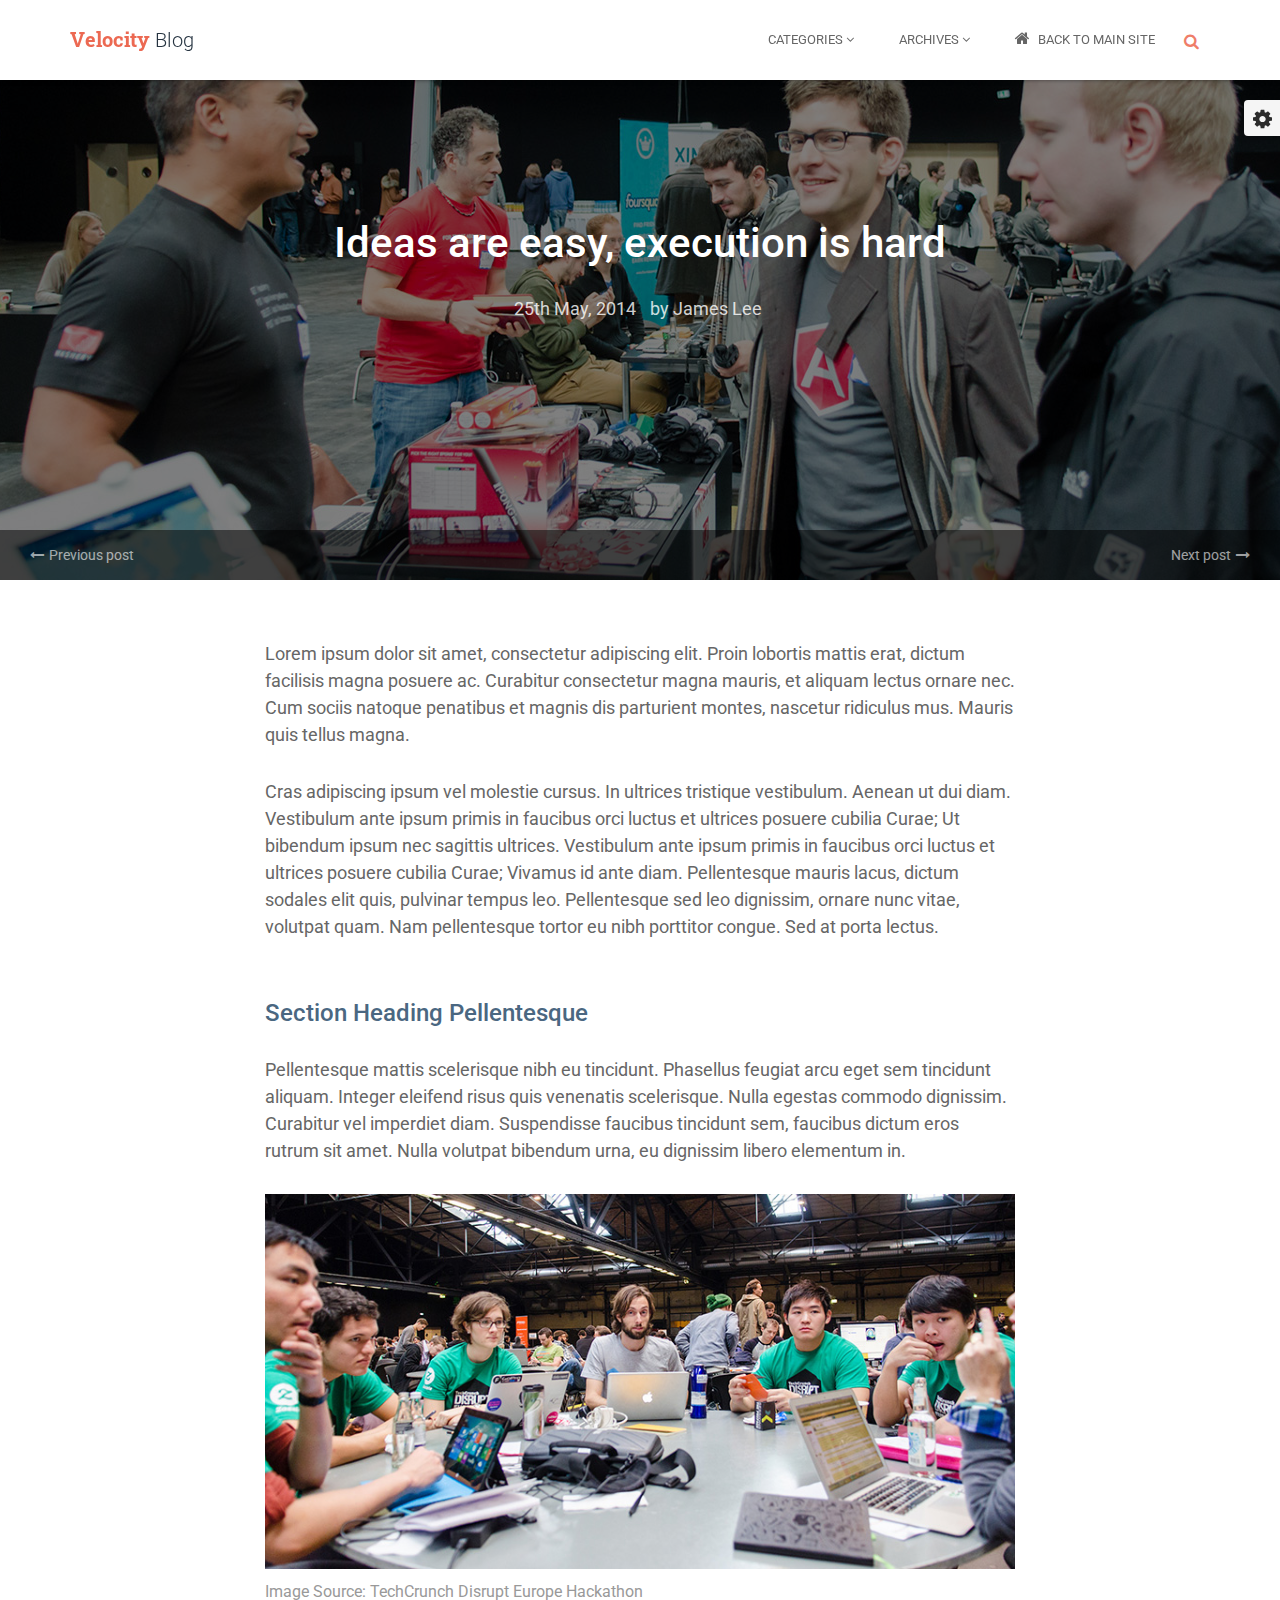
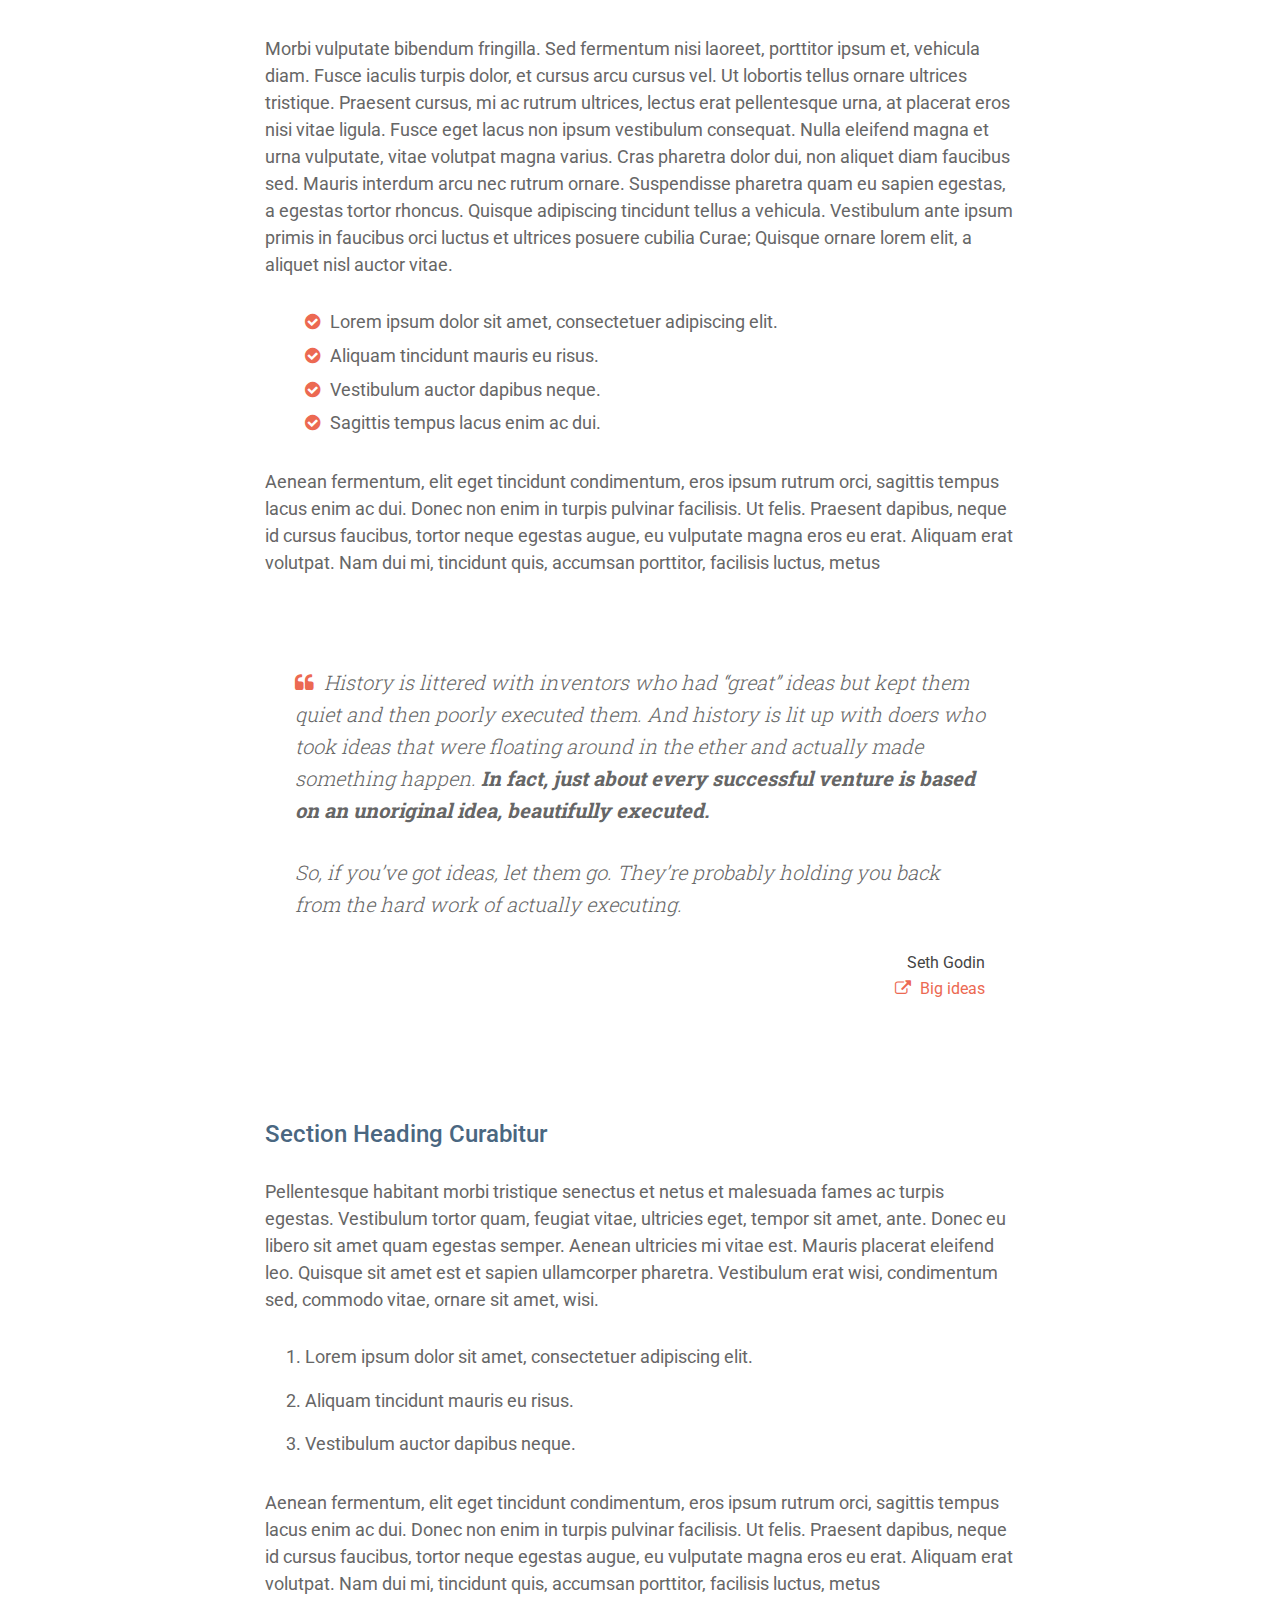
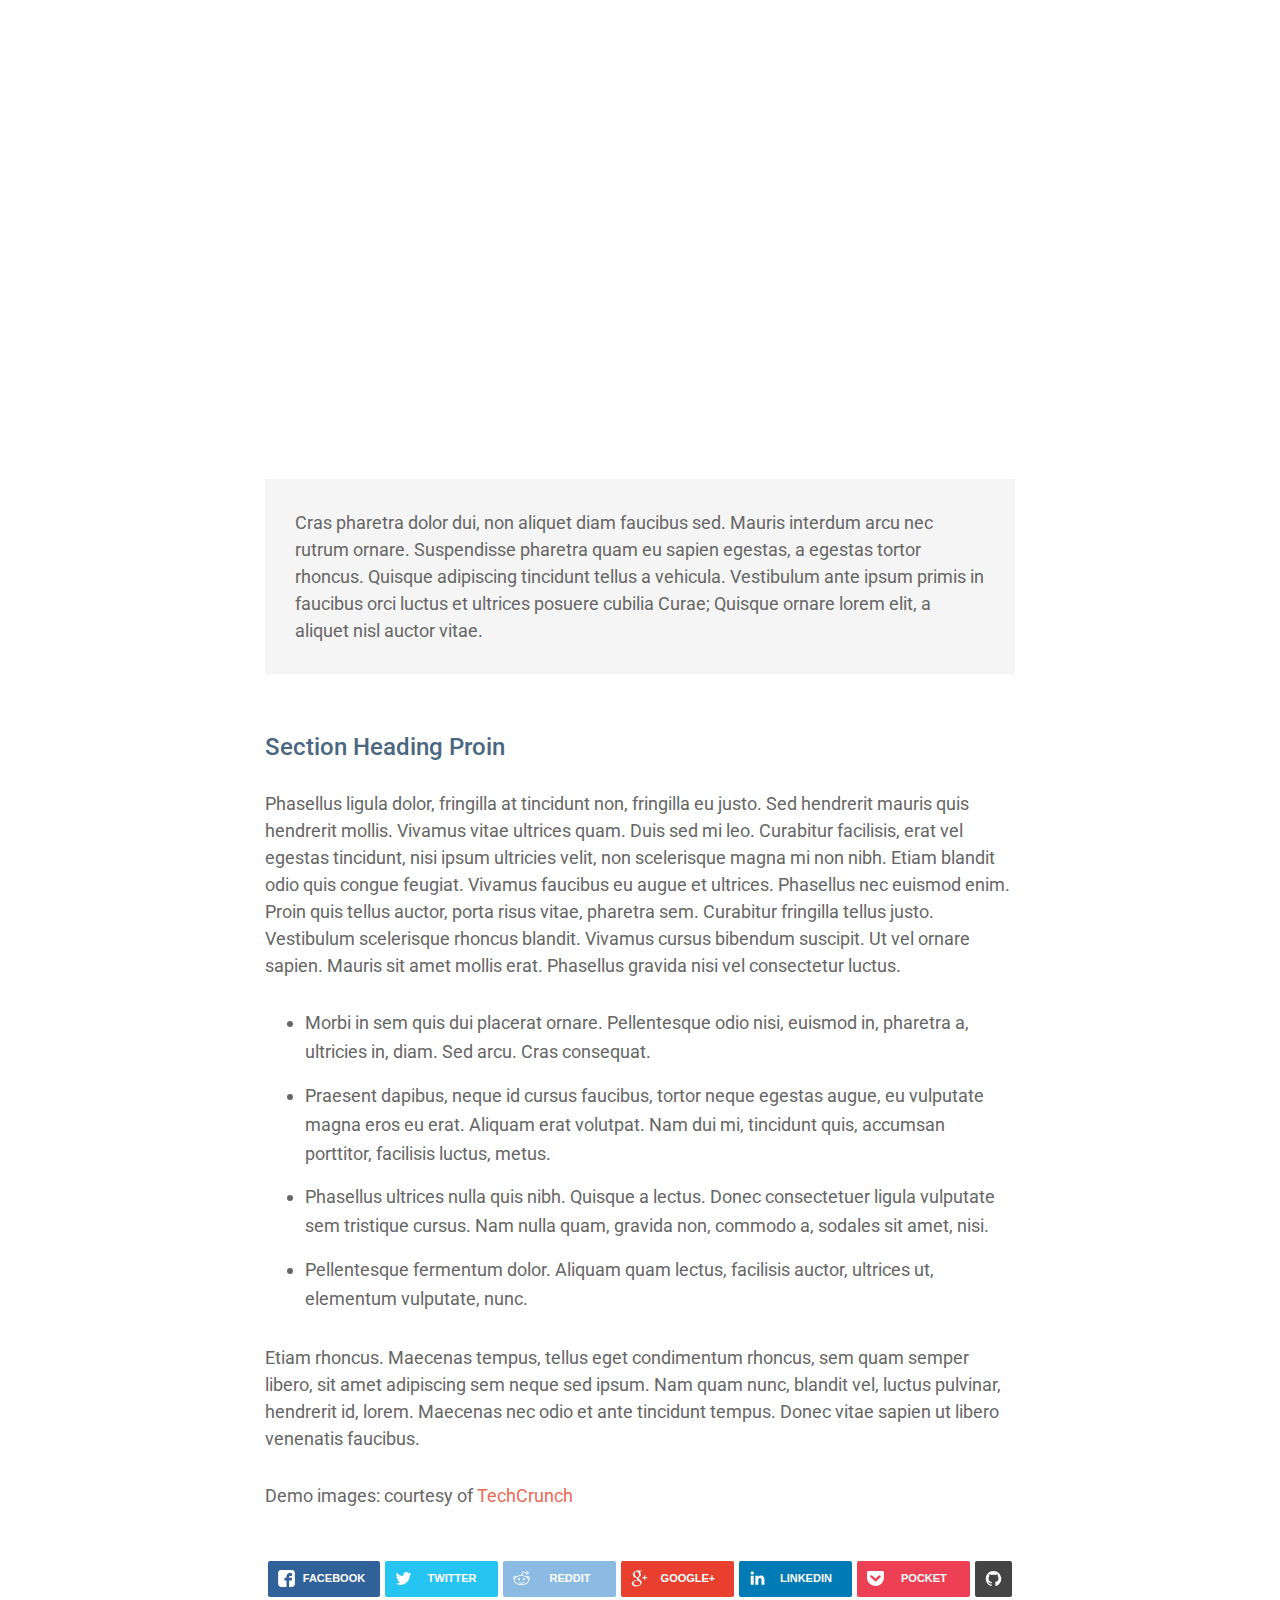
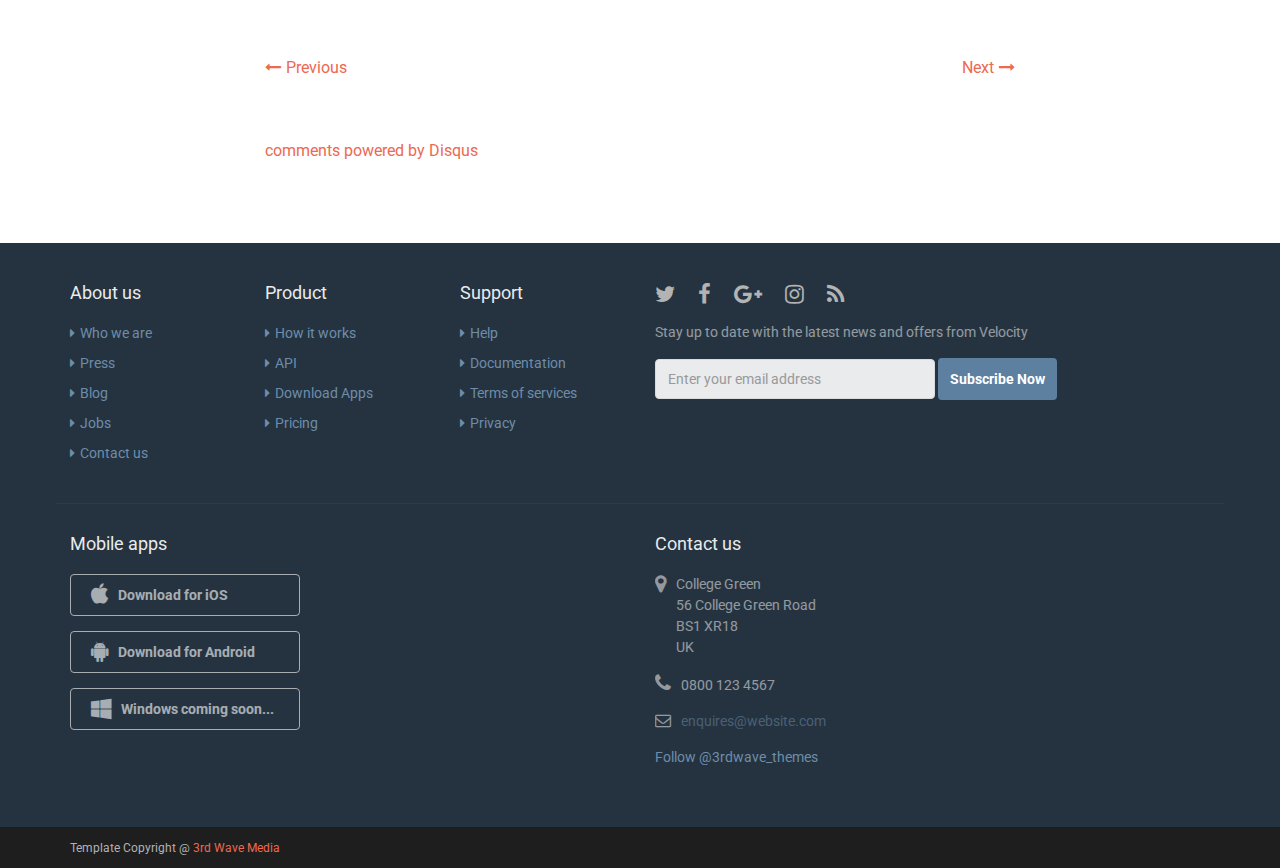
<file: blog-single.html>
<!DOCTYPE html>
<!--[if IE 8]> <html lang="en" class="ie8"> <![endif]-->  
<!--[if IE 9]> <html lang="en" class="ie9"> <![endif]-->  
<!--[if !IE]><!--> <html lang="en"> <!--<![endif]-->  
<head>
    <title>Responsive website template for products</title>
    <!-- Meta -->
    <meta charset="utf-8">
    <meta http-equiv="X-UA-Compatible" content="IE=edge">
    <meta name="viewport" content="width=device-width, initial-scale=1.0">
    <meta name="description" content="">
    <meta name="author" content="">    
    <link rel="shortcut icon" href="favicon.ico">  
    <link href='http://fonts.googleapis.com/css?family=Roboto:400,400italic,500,500italic,700,700italic,900,900italic,300italic,300' rel='stylesheet' type='text/css'> 
    <link href='http://fonts.googleapis.com/css?family=Roboto+Slab:400,700,300,100' rel='stylesheet' type='text/css'>
    <!-- Global CSS -->
    <link rel="stylesheet" href="assets/plugins/bootstrap/css/bootstrap.min.css">   
    <!-- Plugins CSS -->    
    <link rel="stylesheet" href="assets/plugins/font-awesome/css/font-awesome.css">
    <link rel="stylesheet" href="assets/plugins/flexslider/flexslider.css">
    <!-- social media buttons -->
    <link rel="stylesheet" href="assets/plugins/rrssb/css/rrssb.css" />
    <!-- Theme CSS -->
    <link id="theme-style" rel="stylesheet" href="assets/css/styles.css">
    <!-- HTML5 shim and Respond.js for IE8 support of HTML5 elements and media queries -->
    <!--[if lt IE 9]>
      <script src="https://oss.maxcdn.com/html5shiv/3.7.2/html5shiv.min.js"></script>
      <script src="https://oss.maxcdn.com/respond/1.4.2/respond.min.js"></script>
    <![endif]-->
</head> 

<body class="blog-page blog-page-single">    
    <div class="wrapper">
        <!-- ******HEADER****** --> 
        <header class="header header-blog">  
            <div class="container">       
                <h1 class="logo">
                    <a href="blog.html">Velocity <span class="sub">Blog</span></a>
                </h1><!--//logo-->
                <nav class="main-nav navbar-right" role="navigation">
                    <div class="navbar-header">
                        <button class="navbar-toggle" type="button" data-toggle="collapse" data-target="#navbar-collapse">
                            <span class="sr-only">Toggle navigation</span>
                            <span class="icon-bar"></span>
                            <span class="icon-bar"></span>
                            <span class="icon-bar"></span>
                        </button><!--//nav-toggle-->
                    </div><!--//navbar-header-->
                    <div id="navbar-collapse" class="navbar-collapse collapse">
                        <ul class="nav navbar-nav">
                            <li class="nav-item dropdown">
                                <a class="dropdown-toggle" data-toggle="dropdown" data-hover="dropdown" data-delay="0" data-close-others="false" href="#">Categories <i class="fa fa-angle-down"></i></a>
                                <ul class="dropdown-menu">
                                    <li><a href="blog-category.html">Tech</a></li>
                                    <li><a href="blog-category.html">Apps</a></li>
                                    <li><a href="blog-category.html">News</a></li>
                                    <li><a href="blog-category.html">Community</a></li>              
                                </ul>                            
                            </li><!--//dropdown-->
                            <li class="nav-item dropdown">
                                <a class="dropdown-toggle" data-toggle="dropdown" data-hover="dropdown" data-delay="0" data-close-others="false" href="#">Archives <i class="fa fa-angle-down"></i></a>
                                <ul class="dropdown-menu">
                                    <li><a href="blog-archive.html">Sep 2014 (2)</a></li>
                                    <li><a href="blog-archive.html">Aug 2014 (6)</a></li>
                                    <li><a href="blog-archive.html">July 2014 (3)</a></li>
                                    <li><a href="blog-archive.html">June 2014 (4)</a></li>              
                                </ul>                            
                            </li><!--//dropdown-->
                            <li class="nav-item nav-item-main-site last"><a href="index.html"><i class="fa fa-home"></i> Back to main site</a></li>
                        </ul><!--//nav-->
                        
                        <div class="searchbox-container">
                            <form class="searchbox">
                                <label class="sr-only" for="search-form">Search</label>
                                <input id="search-form" class="form-control searchbox-input" onkeyup="buttonUp();" placeholder="Search the blog..." type="search" value="" name="search-form">
                                <input class="searchbox-submit" type="submit" value="GO">
                                <i class="fa fa-search searchbox-icon"></i>
                            </form>
                        </div><!--//searchbox-container--> 
                        
                    </div><!--//navabr-collapse-->
                </nav><!--//main-nav-->                     
            </div><!--//container-->
        </header><!--//header-->         
        
        <!-- ******BLOG****** -->         
        <div class="blog-entry-wrapper"> 
            <!--
            <div class="blog-headline-bg">
            </div><!--//blog-headline-bg-->
            <div class="blog-entry">                 
                <article class="post">
                    <header class="blog-entry-heading">
                        <div class="container text-center">                        
                            <h2 class="title">Ideas are easy, execution is hard</h2>
                            <div class="meta">
                                <ul class="meta-list list-inline">                                       
                                	<li class="post-time">25th May, 2014</li>
                                	<li class="post-author"> by <a href="#">James Lee</a></li>
                            	</ul><!--//meta-list-->    	
                            </div><!--meta-->
                        </div><!--//container-->
                        <nav class="post-nav post-nav-top">
    						<span class="nav-previous"><a href="#" rel="prev"><i class="fa fa-long-arrow-left"></i>Previous post</a></span>
    						<span class="nav-next"><a href="#" rel="next">Next post<i class="fa fa-long-arrow-right"></i></a></span>
    				    </nav><!--//post-nav-->
                    </header><!--//blog-entry-heading-->

                    <div class="container">
                        <div class="row">
                            <div class="blog-entry-content col-md-8 col-sm-10 col-xs-12 col-md-offset-2 col-sm-offset-1 col-xs-offset-0">
                                <p>Lorem ipsum dolor sit amet, consectetur adipiscing elit. Proin lobortis mattis erat, dictum facilisis magna posuere ac. Curabitur consectetur magna mauris, et aliquam lectus ornare nec. Cum sociis natoque penatibus et magnis dis parturient montes, nascetur ridiculus mus. Mauris quis tellus magna.</p>

                                <p>Cras adipiscing ipsum vel molestie cursus. In ultrices tristique vestibulum. Aenean ut dui diam. Vestibulum ante ipsum primis in faucibus orci luctus et ultrices posuere cubilia Curae; Ut bibendum ipsum nec sagittis ultrices. Vestibulum ante ipsum primis in faucibus orci luctus et ultrices posuere cubilia Curae; Vivamus id ante diam. Pellentesque mauris lacus, dictum sodales elit quis, pulvinar tempus leo. Pellentesque sed leo dignissim, ornare nunc vitae, volutpat quam. Nam pellentesque tortor eu nibh porttitor congue. Sed at porta lectus.</p>
                                
                                
                                <h3 class="section-heading">Section Heading Pellentesque</h3>
                                
                                <p>Pellentesque mattis scelerisque nibh eu tincidunt. Phasellus feugiat arcu eget sem tincidunt aliquam. Integer eleifend risus quis venenatis scelerisque. Nulla egestas commodo dignissim. Curabitur vel imperdiet diam. Suspendisse faucibus tincidunt sem, faucibus dictum eros rutrum sit amet. Nulla volutpat bibendum urna, eu dignissim libero elementum in.</p>
                                
                                <figure class="figure">
                                    <img class="img-responsive" src="assets/images/blog/post-content-image-1.jpg" alt="" />
                                    <figcaption class="figure-caption">Image Source: <a href="https://www.flickr.com/photos/techcrunch/sets/72157636973272026" target="_blank">TechCrunch Disrupt Europe Hackathon</a></figcaption>
                                </figure>
                                
                                <p>Morbi vulputate bibendum fringilla. Sed fermentum nisi laoreet, porttitor ipsum et, vehicula diam. Fusce iaculis turpis dolor, et cursus arcu cursus vel. Ut lobortis tellus ornare ultrices tristique. Praesent cursus, mi ac rutrum ultrices, lectus erat pellentesque urna, at placerat eros nisi vitae ligula. Fusce eget lacus non ipsum vestibulum consequat. Nulla eleifend magna et urna vulputate, vitae volutpat magna varius. Cras pharetra dolor dui, non aliquet diam faucibus sed. Mauris interdum arcu nec rutrum ornare. Suspendisse pharetra quam eu sapien egestas, a egestas tortor rhoncus. Quisque adipiscing tincidunt tellus a vehicula. Vestibulum ante ipsum primis in faucibus orci luctus et ultrices posuere cubilia Curae; Quisque ornare lorem elit, a aliquet nisl auctor vitae.</p>
                                
                                <ul class="custom-list-style">
                                   <li><i class="fa fa-check-circle"></i>Lorem ipsum dolor sit amet, consectetuer adipiscing elit.</li>
                                   <li><i class="fa fa-check-circle"></i>Aliquam tincidunt mauris eu risus.</li>
                                   <li><i class="fa fa-check-circle"></i>Vestibulum auctor dapibus neque.</li>
                                   <li><i class="fa fa-check-circle"></i>Sagittis tempus lacus enim ac dui.</li>
                                </ul>
                                
                                <p>Aenean fermentum, elit eget tincidunt condimentum, eros ipsum rutrum orci, sagittis tempus lacus enim ac dui. Donec non enim in turpis pulvinar facilisis. Ut felis. Praesent dapibus, neque id cursus faucibus, tortor neque egestas augue, eu vulputate magna eros eu erat. Aliquam erat volutpat. Nam dui mi, tincidunt quis, accumsan porttitor, facilisis luctus, metus</p>
                                
                                
                                <blockquote class="custom-quote">
                                    <p><i class="fa fa-quote-left"></i>History is littered with inventors who had “great” ideas but kept them quiet and then poorly executed them. And history is lit up with doers who took ideas that were floating around in the ether and actually made something happen. <strong>In fact, just about every successful venture is based on an unoriginal idea, beautifully executed.</strong></p>
                                    <p>So, if you’ve got ideas, let them go. They’re probably holding you back from the hard work of actually executing.</p>
                                    <p class="source"><span class="name">Seth Godin</span><br><span class="title"><a href="http://sethgodin.typepad.com/seths_blog/2007/09/big-ideas.html" target="_blank"><i class="fa fa-external-link"></i> Big ideas</a></span></p>
                                </blockquote>
                                <h3 class="section-heading">Section Heading Curabitur</h3>
                                <p>Pellentesque habitant morbi tristique senectus et netus et malesuada fames ac turpis egestas. Vestibulum tortor quam, feugiat vitae, ultricies eget, tempor sit amet, ante. Donec eu libero sit amet quam egestas semper. Aenean ultricies mi vitae est. Mauris placerat eleifend leo. Quisque sit amet est et sapien ullamcorper pharetra. Vestibulum erat wisi, condimentum sed, commodo vitae, ornare sit amet, wisi.</p>
                                <ol>
                                   <li>Lorem ipsum dolor sit amet, consectetuer adipiscing elit.</li>
                                   <li>Aliquam tincidunt mauris eu risus.</li>
                                   <li>Vestibulum auctor dapibus neque.</li>
                                </ol>
                                
                                <p>Aenean fermentum, elit eget tincidunt condimentum, eros ipsum rutrum orci, sagittis tempus lacus enim ac dui. Donec non enim in turpis pulvinar facilisis. Ut felis. Praesent dapibus, neque id cursus faucibus, tortor neque egestas augue, eu vulputate magna eros eu erat. Aliquam erat volutpat. Nam dui mi, tincidunt quis, accumsan porttitor, facilisis luctus, metus</p>
                                
                                <p class="video-container">
                                    <iframe src="//player.vimeo.com/video/50134267?color=ffffff&amp;wmode=transparent" width="720" height="405" frameborder="0" webkitallowfullscreen mozallowfullscreen allowfullscreen></iframe>
                                </p>
                                
                                <p class="box">Cras pharetra dolor dui, non aliquet diam faucibus sed. Mauris interdum arcu nec rutrum ornare. Suspendisse pharetra quam eu sapien egestas, a egestas tortor rhoncus. Quisque adipiscing tincidunt tellus a vehicula. Vestibulum ante ipsum primis in faucibus orci luctus et ultrices posuere cubilia Curae; Quisque ornare lorem elit, a aliquet nisl auctor vitae.</p>
                                
                                
                                <h3 class="section-heading">Section Heading Proin</h3>
                                
                                <p>Phasellus ligula dolor, fringilla at tincidunt non, fringilla eu justo. Sed hendrerit mauris quis hendrerit mollis. Vivamus vitae ultrices quam. Duis sed mi leo. Curabitur facilisis, erat vel egestas tincidunt, nisi ipsum ultricies velit, non scelerisque magna mi non nibh. Etiam blandit odio quis congue feugiat. Vivamus faucibus eu augue et ultrices. Phasellus nec euismod enim. Proin quis tellus auctor, porta risus vitae, pharetra sem. Curabitur fringilla tellus justo. Vestibulum scelerisque rhoncus blandit. Vivamus cursus bibendum suscipit. Ut vel ornare sapien. Mauris sit amet mollis erat. Phasellus gravida nisi vel consectetur luctus.</p>
                                
                                <ul>
                                   <li>Morbi in sem quis dui placerat ornare. Pellentesque odio nisi, euismod in, pharetra a, ultricies in, diam. Sed arcu. Cras consequat.</li>
                                   <li>Praesent dapibus, neque id cursus faucibus, tortor neque egestas augue, eu vulputate magna eros eu erat. Aliquam erat volutpat. Nam dui mi, tincidunt quis, accumsan porttitor, facilisis luctus, metus.</li>
                                   <li>Phasellus ultrices nulla quis nibh. Quisque a lectus. Donec consectetuer ligula vulputate sem tristique cursus. Nam nulla quam, gravida non, commodo a, sodales sit amet, nisi.</li>
                                   <li>Pellentesque fermentum dolor. Aliquam quam lectus, facilisis auctor, ultrices ut, elementum vulputate, nunc.</li>
                                </ul>
                                
                                <p>Etiam rhoncus. Maecenas tempus, tellus eget condimentum rhoncus, sem quam semper libero, sit amet adipiscing sem neque sed ipsum. Nam quam nunc, blandit vel, luctus pulvinar, hendrerit id, lorem. Maecenas nec odio et ante tincidunt tempus. Donec vitae sapien ut libero venenatis faucibus.</p>      
                                
                                <p>Demo images: courtesy of <a href="https://www.flickr.com/photos/techcrunch/sets/72157636973272026" target="_Blank">TechCrunch</a></p>
                                                            
                            </div><!--//blog-entry-content-->
                            
                            <!--//Soical media buttons: https://github.com/kni-labs/rrssb (More examples) -->
                            <div class="share-container col-md-8 col-sm-10 col-xs-12 col-md-offset-2 col-sm-offset-1 col-xs-offset-0"><!--//Soical media buttons: https://github.com/kni-labs/rrssb (More examples) -->
                                <span class="label">share this:</span>
                
                                <!-- Buttons start here. Copy this ul to your document. -->
                                <ul class="rrssb-buttons clearfix">
                                    <li class="rrssb-facebook">
                                        <!-- Replace with your URL. For best results, make sure you page has the proper FB Open Graph tags in header:
                                        https://developers.facebook.com/docs/opengraph/howtos/maximizing-distribution-media-content/ -->
                                        <a href="https://www.facebook.com/sharer/sharer.php?u=http://kurtnoble.com/labs/rrssb/index.html" class="popup">
                                            <span class="rrssb-icon">
                                                <svg version="1.1" id="Layer_1" xmlns="http://www.w3.org/2000/svg" xmlns:xlink="http://www.w3.org/1999/xlink" x="0px" y="0px" width="28px" height="28px" viewBox="0 0 28 28" enable-background="new 0 0 28 28" xml:space="preserve">
                                                    <path d="M27.825,4.783c0-2.427-2.182-4.608-4.608-4.608H4.783c-2.422,0-4.608,2.182-4.608,4.608v18.434
                                                        c0,2.427,2.181,4.608,4.608,4.608H14V17.379h-3.379v-4.608H14v-1.795c0-3.089,2.335-5.885,5.192-5.885h3.718v4.608h-3.726
                                                        c-0.408,0-0.884,0.492-0.884,1.236v1.836h4.609v4.608h-4.609v10.446h4.916c2.422,0,4.608-2.188,4.608-4.608V4.783z"/>
                                                </svg>
                                            </span>
                                            <span class="rrssb-text">facebook</span>
                                        </a>
                                    </li>
                                    <li class="rrssb-twitter">
                                        <!-- Replace href with your Meta and URL information  -->
                                        <a href="http://twitter.com/home?status=Ridiculously%20Responsive%20Social%20Sharing%20Buttons%20by%20@joshuatuscan%20and%20@dbox%20http://kurtnoble.com/labs/rrssb" class="popup">
                                            <span class="rrssb-icon">
                                                <svg version="1.1" id="Layer_1" xmlns="http://www.w3.org/2000/svg" xmlns:xlink="http://www.w3.org/1999/xlink" x="0px" y="0px"
                                                     width="28px" height="28px" viewBox="0 0 28 28" enable-background="new 0 0 28 28" xml:space="preserve">
                                                <path d="M24.253,8.756C24.689,17.08,18.297,24.182,9.97,24.62c-3.122,0.162-6.219-0.646-8.861-2.32
                                                    c2.703,0.179,5.376-0.648,7.508-2.321c-2.072-0.247-3.818-1.661-4.489-3.638c0.801,0.128,1.62,0.076,2.399-0.155
                                                    C4.045,15.72,2.215,13.6,2.115,11.077c0.688,0.275,1.426,0.407,2.168,0.386c-2.135-1.65-2.729-4.621-1.394-6.965
                                                    C5.575,7.816,9.54,9.84,13.803,10.071c-0.842-2.739,0.694-5.64,3.434-6.482c2.018-0.623,4.212,0.044,5.546,1.683
                                                    c1.186-0.213,2.318-0.662,3.329-1.317c-0.385,1.256-1.247,2.312-2.399,2.942c1.048-0.106,2.069-0.394,3.019-0.851
                                                    C26.275,7.229,25.39,8.196,24.253,8.756z"/>
                                                </svg>
                                           </span>
                                            <span class="rrssb-text">twitter</span>
                                        </a>
                                    </li>
                                    <li class="rrssb-reddit">
                                        <a href="http://www.reddit.com/submit?url=http://www.kurtnoble.com/labs/rrssb/">
                                            <span class="rrssb-icon">
                                                <svg xmlns="http://www.w3.org/2000/svg" xmlns:xlink="http://www.w3.org/1999/xlink" version="1.1" x="0px" y="0px" width="28px" height="28px" viewBox="0 0 28 28" enable-background="new 0 0 28 28" xml:space="preserve"><g><path d="M11.794 15.316c0-1.029-0.835-1.895-1.866-1.895c-1.03 0-1.893 0.865-1.893 1.895s0.863 1.9 1.9 1.9 C10.958 17.2 11.8 16.3 11.8 15.316z"/><path d="M18.1 13.422c-1.029 0-1.895 0.864-1.895 1.895c0 1 0.9 1.9 1.9 1.865c1.031 0 1.869-0.836 1.869-1.865 C19.969 14.3 19.1 13.4 18.1 13.422z"/><path d="M17.527 19.791c-0.678 0.678-1.826 1.006-3.514 1.006c-0.004 0-0.009 0-0.014 0c-0.004 0-0.01 0-0.015 0 c-1.686 0-2.834-0.328-3.51-1.005c-0.264-0.265-0.693-0.265-0.958 0c-0.264 0.265-0.264 0.7 0 1 c0.943 0.9 2.4 1.4 4.5 1.402c0.005 0 0 0 0 0c0.005 0 0 0 0 0c2.066 0 3.527-0.459 4.47-1.402 c0.265-0.264 0.265-0.693 0.002-0.958C18.221 19.5 17.8 19.5 17.5 19.791z"/><path d="M27.707 13.267c0-1.785-1.453-3.237-3.236-3.237c-0.793 0-1.518 0.287-2.082 0.761c-2.039-1.295-4.646-2.069-7.438-2.219 l1.483-4.691l4.062 0.956c0.071 1.4 1.3 2.6 2.7 2.555c1.488 0 2.695-1.208 2.695-2.695C25.881 3.2 24.7 2 23.2 2 c-1.059 0-1.979 0.616-2.42 1.508l-4.633-1.091c-0.344-0.081-0.693 0.118-0.803 0.455l-1.793 5.7 C10.548 8.6 7.7 9.4 5.6 10.75C5.006 10.3 4.3 10 3.5 10.029c-1.785 0-3.237 1.452-3.237 3.2 c0 1.1 0.6 2.1 1.4 2.69c-0.04 0.272-0.061 0.551-0.061 0.831c0 2.3 1.3 4.4 3.7 5.9 c2.299 1.5 5.3 2.3 8.6 2.325c3.228 0 6.271-0.825 8.571-2.325c2.387-1.56 3.7-3.66 3.7-5.917 c0-0.26-0.016-0.514-0.051-0.768C27.088 15.5 27.7 14.4 27.7 13.267z M23.186 3.355c0.74 0 1.3 0.6 1.3 1.3 c0 0.738-0.6 1.34-1.34 1.34s-1.342-0.602-1.342-1.34C21.844 4 22.4 3.4 23.2 3.355z M1.648 13.3 c0-1.038 0.844-1.882 1.882-1.882c0.31 0 0.6 0.1 0.9 0.209c-1.049 0.868-1.813 1.861-2.26 2.9 C1.832 14.2 1.6 13.8 1.6 13.267z M21.773 21.57c-2.082 1.357-4.863 2.105-7.831 2.105c-2.967 0-5.747-0.748-7.828-2.105 c-1.991-1.301-3.088-3-3.088-4.782c0-1.784 1.097-3.484 3.088-4.784c2.081-1.358 4.861-2.106 7.828-2.106 c2.967 0 5.7 0.7 7.8 2.106c1.99 1.3 3.1 3 3.1 4.784C24.859 18.6 23.8 20.3 21.8 21.57z M25.787 14.6 c-0.432-1.084-1.191-2.095-2.244-2.977c0.273-0.156 0.59-0.245 0.928-0.245c1.035 0 1.9 0.8 1.9 1.9 C26.354 13.8 26.1 14.3 25.8 14.605z"/></g></svg>
                                            </span>
                                            <span class="rrssb-text">reddit</span>
                                        </a>
                                    </li>
                                    <li class="rrssb-googleplus">
                                        <!-- Replace href with your meta and URL information.  -->
                                        <a href="https://plus.google.com/share?url=Check%20out%20how%20ridiculously%20responsive%20these%20social%20buttons%20are%20http://kurtnoble.com/labs/rrssb/index.html" class="popup">
                                            <span class="rrssb-icon">
                                                <svg version="1.1" id="Layer_1" xmlns="http://www.w3.org/2000/svg" xmlns:xlink="http://www.w3.org/1999/xlink" x="0px" y="0px" width="28px" height="28px" viewBox="0 0 28 28" enable-background="new 0 0 28 28" xml:space="preserve">
                                                    <g>
                                                        <g>
                                                            <path d="M14.703,15.854l-1.219-0.948c-0.372-0.308-0.88-0.715-0.88-1.459c0-0.748,0.508-1.223,0.95-1.663
                                                                c1.42-1.119,2.839-2.309,2.839-4.817c0-2.58-1.621-3.937-2.399-4.581h2.097l2.202-1.383h-6.67c-1.83,0-4.467,0.433-6.398,2.027
                                                                C3.768,4.287,3.059,6.018,3.059,7.576c0,2.634,2.022,5.328,5.604,5.328c0.339,0,0.71-0.033,1.083-0.068
                                                                c-0.167,0.408-0.336,0.748-0.336,1.324c0,1.04,0.551,1.685,1.011,2.297c-1.524,0.104-4.37,0.273-6.467,1.562
                                                                c-1.998,1.188-2.605,2.916-2.605,4.137c0,2.512,2.358,4.84,7.289,4.84c5.822,0,8.904-3.223,8.904-6.41
                                                                c0.008-2.327-1.359-3.489-2.829-4.731H14.703z M10.269,11.951c-2.912,0-4.231-3.765-4.231-6.037c0-0.884,0.168-1.797,0.744-2.511
                                                                c0.543-0.679,1.489-1.12,2.372-1.12c2.807,0,4.256,3.798,4.256,6.242c0,0.612-0.067,1.694-0.845,2.478
                                                                c-0.537,0.55-1.438,0.948-2.295,0.951V11.951z M10.302,25.609c-3.621,0-5.957-1.732-5.957-4.142c0-2.408,2.165-3.223,2.911-3.492
                                                                c1.421-0.479,3.25-0.545,3.555-0.545c0.338,0,0.52,0,0.766,0.034c2.574,1.838,3.706,2.757,3.706,4.479
                                                                c-0.002,2.073-1.736,3.665-4.982,3.649L10.302,25.609z"/>
                                                            <polygon points="23.254,11.89 23.254,8.521 21.569,8.521 21.569,11.89 18.202,11.89 18.202,13.604 21.569,13.604 21.569,17.004
                                                                23.254,17.004 23.254,13.604 26.653,13.604 26.653,11.89      "/>
                                                        </g>
                                                    </g>
                                                </svg>
                                            </span>
                                            <span class="rrssb-text">google+</span>
                                        </a>
                                    </li>
                                    <li class="rrssb-linkedin">
                                        <!-- Replace href with your meta and URL information -->
                                        <a href="http://www.linkedin.com/shareArticle?mini=true&amp;url=http://kurtnoble.com/labs/rrssb/index.html&amp;title=Ridiculously%20Responsive%20Social%20Sharing%20Buttons&amp;summary=Responsive%20social%20icons%20by%20KNI%20Labs" class="popup">
                                            <span class="rrssb-icon">
                                                <svg version="1.1" id="Layer_1" xmlns="http://www.w3.org/2000/svg" xmlns:xlink="http://www.w3.org/1999/xlink" x="0px" y="0px" width="28px" height="28px" viewBox="0 0 28 28" enable-background="new 0 0 28 28" xml:space="preserve">
                                                    <path d="M25.424,15.887v8.447h-4.896v-7.882c0-1.979-0.709-3.331-2.48-3.331c-1.354,0-2.158,0.911-2.514,1.803
                                                        c-0.129,0.315-0.162,0.753-0.162,1.194v8.216h-4.899c0,0,0.066-13.349,0-14.731h4.899v2.088c-0.01,0.016-0.023,0.032-0.033,0.048
                                                        h0.033V11.69c0.65-1.002,1.812-2.435,4.414-2.435C23.008,9.254,25.424,11.361,25.424,15.887z M5.348,2.501
                                                        c-1.676,0-2.772,1.092-2.772,2.539c0,1.421,1.066,2.538,2.717,2.546h0.032c1.709,0,2.771-1.132,2.771-2.546
                                                        C8.054,3.593,7.019,2.501,5.343,2.501H5.348z M2.867,24.334h4.897V9.603H2.867V24.334z"/>
                                                </svg>
                                            </span>
                                            <span class="rrssb-text">linkedin</span>
                                        </a>
                                    </li>
                
                                    <li class="rrssb-pocket">
                                        <a href="https://getpocket.com/save?url=http://kurtnoble.com/labs/rrssb/index.html">
                                            <span class="rrssb-icon">
                                                <svg width="32px" height="28px" viewBox="0 0 32 28" version="1.1" xmlns="http://www.w3.org/2000/svg" xmlns:xlink="http://www.w3.org/1999/xlink" xmlns:sketch="http://www.bohemiancoding.com/sketch/ns">
                                                    <path d="M28.7817528,0.00172488695 C30.8117487,0.00431221738 31.9749312,1.12074529 31.9644402,3.10781507 C31.942147,6.67703739 32.1336065,10.2669583 31.8057648,13.8090137 C30.7147076,25.5813672 17.2181194,31.8996281 7.20714461,25.3808491 C2.71833574,22.4571656 0.196577202,18.3122624 0.0549495772,12.9357897 C-0.0342233715,9.5774348 0.00642900214,6.21519891 0.0300336062,2.85555035 C0.0405245414,1.1129833 1.21157517,0.0146615391 3.01995012,0.00819321302 C7.34746087,-0.00603710433 11.6775944,0.00431221738 16.0064164,0.00172488695 C20.2644248,0.00172488695 24.5237444,-0.00215610869 28.7817528,0.00172488695 L28.7817528,0.00172488695 Z M8.64885184,7.85611511 C7.38773662,7.99113854 6.66148108,8.42606978 6.29310958,9.33228474 C5.90114134,10.2969233 6.17774769,11.1421181 6.89875951,11.8276216 C9.35282156,14.161969 11.8108164,16.4924215 14.2976518,18.7943114 C15.3844131,19.7966007 16.5354102,19.7836177 17.6116843,18.7813283 C20.0185529,16.5495467 22.4070683,14.2982907 24.7824746,12.0327533 C25.9845979,10.8850542 26.1012707,9.56468083 25.1469132,8.60653379 C24.1361858,7.59255976 22.8449191,7.6743528 21.5890476,8.85191291 C19.9936451,10.3488554 18.3680912,11.8172352 16.8395462,13.3777945 C16.1342655,14.093159 15.7200114,14.0048744 15.0566806,13.3440386 C13.4599671,11.7484252 11.8081945,10.2060421 10.1262706,8.70001155 C9.65564653,8.27936164 9.00411403,8.05345704 8.64885184,7.85611511 L8.64885184,7.85611511 L8.64885184,7.85611511 Z"></path>
                                                </svg>
                                            </span>
                                            <span class="rrssb-text">pocket</span>
                                        </a>
                                    </li>
                
                                    <li class="rrssb-github">
                                        <a href="https://github.com/kni-labs/rrssb">
                                            <span class="rrssb-icon">
                                                <svg version="1.1" id="Layer_1" xmlns="http://www.w3.org/2000/svg" xmlns:xlink="http://www.w3.org/1999/xlink" x="0px" y="0px"
                                                     width="28px" height="28px" viewBox="0 0 28 28" enable-background="new 0 0 28 28" xml:space="preserve">
                                                <path d="M13.971,1.571c-7.031,0-12.734,5.702-12.734,12.74c0,5.621,3.636,10.392,8.717,12.083c0.637,0.129,0.869-0.277,0.869-0.615
                                                    c0-0.301-0.012-1.102-0.018-2.164c-3.542,0.77-4.29-1.707-4.29-1.707c-0.579-1.473-1.414-1.863-1.414-1.863
                                                    c-1.155-0.791,0.088-0.775,0.088-0.775c1.277,0.104,1.96,1.316,1.96,1.312c1.136,1.936,2.991,1.393,3.713,1.059
                                                    c0.116-0.822,0.445-1.383,0.81-1.703c-2.829-0.32-5.802-1.414-5.802-6.293c0-1.391,0.496-2.527,1.312-3.418
                                                    C7.05,9.905,6.612,8.61,7.305,6.856c0,0,1.069-0.342,3.508,1.306c1.016-0.282,2.105-0.424,3.188-0.429
                                                    c1.081,0,2.166,0.155,3.197,0.438c2.431-1.648,3.498-1.306,3.498-1.306c0.695,1.754,0.258,3.043,0.129,3.371
                                                    c0.816,0.902,1.315,2.037,1.315,3.43c0,4.892-2.978,5.968-5.814,6.285c0.458,0.387,0.876,1.16,0.876,2.357
                                                    c0,1.703-0.016,3.076-0.016,3.482c0,0.334,0.232,0.748,0.877,0.611c5.056-1.688,8.701-6.457,8.701-12.082
                                                    C26.708,7.262,21.012,1.563,13.971,1.571L13.971,1.571z"/>
                                                </svg>
                                            </span>
                                            <span class="rrssb-text">github</span>
                                        </a>
                                    </li>
                                </ul><!-- Buttons end here -->
                            </div><!--//share-container--> 
                            
                            
                            
                            <nav class="post-nav col-md-8 col-sm-10 col-xs-12 col-md-offset-2 col-sm-offset-1 col-xs-offset-0">
            						<span class="nav-previous"><a href="#" rel="prev"><i class="fa fa-long-arrow-left"></i>Previous</a></span>
            						<span class="nav-next"><a href="#" rel="next">Next<i class="fa fa-long-arrow-right"></i></a></span>
            				</nav><!--//post-nav-->
            				
            				
            				<div id="comment-area" class="comment-area  col-md-8 col-sm-10 col-xs-12 col-md-offset-2 col-sm-offset-1 col-xs-offset-0">
            				        <!--//DISQUS script starts-->
            				        <div id="disqus_thread"></div>
                                    <script type="text/javascript">
                                        /* * * CONFIGURATION VARIABLES: EDIT BEFORE PASTING INTO YOUR WEBPAGE * * */
                                        var disqus_shortname = '3wmthemes'; // required: replace example with your forum shortname
                                
                                        /* * * DON'T EDIT BELOW THIS LINE * * */
                                        (function() {
                                            var dsq = document.createElement('script'); dsq.type = 'text/javascript'; dsq.async = true;
                                            dsq.src = '//' + disqus_shortname + '.disqus.com/embed.js';
                                            (document.getElementsByTagName('head')[0] || document.getElementsByTagName('body')[0]).appendChild(dsq);
                                        })();
                                    </script>
                                    <noscript>Please enable JavaScript to view the <a href="http://disqus.com/?ref_noscript">comments powered by Disqus.</a></noscript>
                                    <a href="http://disqus.com" class="dsq-brlink">comments powered by <span class="logo-disqus">Disqus</span></a>
                                    <!--//DISQUS script ends-->
        
            				</div><!--//comment-area-->
                        </div><!--//row-->
                    </div><!--//container-->                                               
                </article><!--//post-->                                      
            </div><!--//blog-entry-->
        </div><!--//blog-entry-wrapper-->  
    </div><!--//wrapper-->
    
    <!-- ******FOOTER****** --> 
    <footer class="footer">
        <div class="footer-content">
            <div class="container">
                <div class="row">                    
                    <div class="footer-col links col-md-2 col-sm-4 col-xs-12">
                        <div class="footer-col-inner">
                            <h3 class="title">About us</h3>
                            <ul class="list-unstyled">
                                <li><a href="#"><i class="fa fa-caret-right"></i>Who we are</a></li>
                                <li><a href="#"><i class="fa fa-caret-right"></i>Press</a></li>
                                <li><a href="#"><i class="fa fa-caret-right"></i>Blog</a></li>
                                <li><a href="#"><i class="fa fa-caret-right"></i>Jobs</a></li>
                                <li><a href="#"><i class="fa fa-caret-right"></i>Contact us</a></li>
                            </ul>
                        </div><!--//footer-col-inner-->
                    </div><!--//foooter-col-->    
                    <div class="footer-col links col-md-2 col-sm-4 col-xs-12">
                        <div class="footer-col-inner">
                            <h3 class="title">Product</h3>
                            <ul class="list-unstyled">
                                <li><a href="#"><i class="fa fa-caret-right"></i>How it works</a></li>
                                <li><a href="#"><i class="fa fa-caret-right"></i>API</a></li>
                                <li><a href="#"><i class="fa fa-caret-right"></i>Download Apps</a></li>
                                <li><a href="#"><i class="fa fa-caret-right"></i>Pricing</a></li>
                            </ul>
                        </div><!--//footer-col-inner-->
                    </div><!--//foooter-col-->              
                    <div class="footer-col links col-md-2 col-sm-4 col-xs-12 sm-break">
                        <div class="footer-col-inner">
                            <h3 class="title">Support</h3>
                            <ul class="list-unstyled">
                                <li><a href="#"><i class="fa fa-caret-right"></i>Help</a></li>
                                <li><a href="#"><i class="fa fa-caret-right"></i>Documentation</a></li>
                                <li><a href="#"><i class="fa fa-caret-right"></i>Terms of services</a></li>
                                <li><a href="#"><i class="fa fa-caret-right"></i>Privacy</a></li>
                            </ul>
                        </div><!--//footer-col-inner-->            
                    </div><!--//foooter-col-->   
                    <div class="footer-col connect col-xs-12 col-md-6">
                        <div class="footer-col-inner">
                            <ul class="social list-inline">
                                <li><a href="https://twitter.com/3rdwave_themes" target="_blank"><i class="fa fa-twitter"></i></a></li>
                                <li><a href="#"><i class="fa fa-facebook"></i></a></li>
                                <li><a href="#"><i class="fa fa-google-plus"></i></a></li>
                                <li><a href="#"><i class="fa fa-instagram"></i></a></li>        
                                <li class="row-end"><a href="#"><i class="fa fa-rss"></i></a></li>             
                            </ul>
                            <div class="form-container">
                                <p class="intro">Stay up to date with the latest news and offers from Velocity</p>
                                <form class="signup-form navbar-form">
                                    <div class="form-group">
                                        <input type="text" class="form-control" placeholder="Enter your email address">
                                    </div>   
                                    <button type="submit" class="btn btn-cta btn-cta-primary">Subscribe Now</button>                                 
                                </form>                               
                            </div><!--//subscription-form-->
                        </div><!--//footer-col-inner-->
                    </div><!--//foooter-col-->
                    <div class="clearfix"></div> 
                </div><!--//row-->
                <div class="row has-divider">
                    <div class="footer-col download col-xs-12 col-md-6">
                        <div class="footer-col-inner">
                            <h3 class="title">Mobile apps</h3>
                            <ul class="list-unstyled download-list">
                                <li><a class="btn btn-ghost" href="#"><i class="fa fa-apple"></i><span class="text">Download for iOS</span> </a></li>
                                <li><a class="btn btn-ghost" href="#"><i class="fa fa-android"></i><span class="text">Download for Android</span></a></li>
                                <li><a class="btn btn-ghost" href="#"><i class="fa fa-windows"></i><span class="text">Windows coming soon...</span></a></li>
                            </ul>
                        </div><!--//footer-col-inner-->
                    </div><!--//download-->
                    <div class="footer-col contact col-xs-12 col-md-6">
                        <div class="footer-col-inner">
                            <h3 class="title">Contact us</h3>                          
                            <p class="adr clearfix">
                                <i class="fa fa-map-marker pull-left"></i>        
                                <span class="adr-group pull-left">       
                                    <span class="street-address">College Green</span><br>
                                    <span class="region">56 College Green Road</span><br>
                                    <span class="postal-code">BS1 XR18</span><br>
                                    <span class="country-name">UK</span>
                                </span>
                            </p>
                            <p class="tel"><i class="fa fa-phone"></i>0800 123 4567</p>
                            <p class="email"><i class="fa fa-envelope-o"></i><a href="#">enquires@website.com</a></p> 
                            <a href="https://twitter.com/3rdwave_themes" class="twitter-follow-button" data-show-count="false">Follow @3rdwave_themes</a>
<script>!function(d,s,id){var js,fjs=d.getElementsByTagName(s)[0],p=/^http:/.test(d.location)?'http':'https';if(!d.getElementById(id)){js=d.createElement(s);js.id=id;js.src=p+'://platform.twitter.com/widgets.js';fjs.parentNode.insertBefore(js,fjs);}}(document, 'script', 'twitter-wjs');</script>                        
                        </div><!--//footer-col-inner-->
                    </div><!--//contact-->
                </div>
            </div><!--//container-->
        </div><!--//footer-content-->
        <div class="bottom-bar">
            <div class="container">
                <small class="copyright">Template Copyright @ <a href="http://themes.3rdwavemedia.com/" target="_blank">3rd Wave Media</a></small>                
            </div><!--//container-->
        </div><!--//bottom-bar-->
    </footer><!--//footer-->
    
    <!-- *****CONFIGURE STYLE****** -->  
    <div class="config-wrapper">
        <div class="config-wrapper-inner">
            <a id="config-trigger" class="config-trigger" href="#"><i class="fa fa-cog"></i></a>
            <div id="config-panel" class="config-panel">
                <h5>Choose Colour</h5>
                <ul id="color-options" class="list-unstyled list-inline">
                    <li class="theme-1 active" ><a data-style="assets/css/styles.css" href="#"></a></li>
                    <li class="theme-2"><a data-style="assets/css/styles-2.css" href="#"></a></li>
                    <li class="theme-3"><a data-style="assets/css/styles-3.css" href="#"></a></li>
                    <li class="theme-4"><a data-style="assets/css/styles-4.css" href="#"></a></li>                   
                    <li class="theme-5"><a data-style="assets/css/styles-5.css" href="#"></a></li>                     
                    <li class="theme-6"><a data-style="assets/css/styles-6.css" href="#"></a></li>
                    <li class="theme-7"><a data-style="assets/css/styles-7.css" href="#"></a></li>
                    <li class="theme-8"><a data-style="assets/css/styles-8.css" href="#"></a></li>                    
                    <li class="theme-9"><a data-style="assets/css/styles-9.css" href="#"></a></li>
                    <li class="theme-10"><a data-style="assets/css/styles-10.css" href="#"></a></li>
                </ul><!--//color-options-->
                <a id="config-close" class="close" href="#"><i class="fa fa-times-circle"></i></a>
            </div><!--//configure-panel-->
        </div><!--//config-wrapper-inner-->
    </div><!--//config-wrapper-->
 
    <!-- Javascript -->          
    <script type="text/javascript" src="assets/plugins/jquery-1.12.3.min.js"></script>
    <script type="text/javascript" src="assets/plugins/bootstrap/js/bootstrap.min.js"></script> 
    <script type="text/javascript" src="assets/plugins/bootstrap-hover-dropdown.min.js"></script>
    <script type="text/javascript" src="assets/plugins/back-to-top.js"></script>
    <script type="text/javascript" src="assets/plugins/jquery-placeholder/jquery.placeholder.js"></script>
    <script type="text/javascript" src="assets/plugins/FitVids/jquery.fitvids.js"></script>  
    <script type="text/javascript" src="assets/plugins/flexslider/jquery.flexslider-min.js"></script>      
      
    <!-- blog specific js starts -->
    <script type="text/javascript" src="assets/plugins/rrssb/js/rrssb.min.js"></script>
    <script type="text/javascript" src="assets/plugins/imagesloaded/imagesloaded.pkgd.min.js"></script>     
    <script type="text/javascript" src="assets/plugins/masonry.pkgd.min.js"></script> 
    <script type="text/javascript" src="assets/js/blog.js"></script>
    <!-- blog specific js ends -->    
    
    <script type="text/javascript" src="assets/js/main.js"></script>
    
            
</body>
</html>
</file>
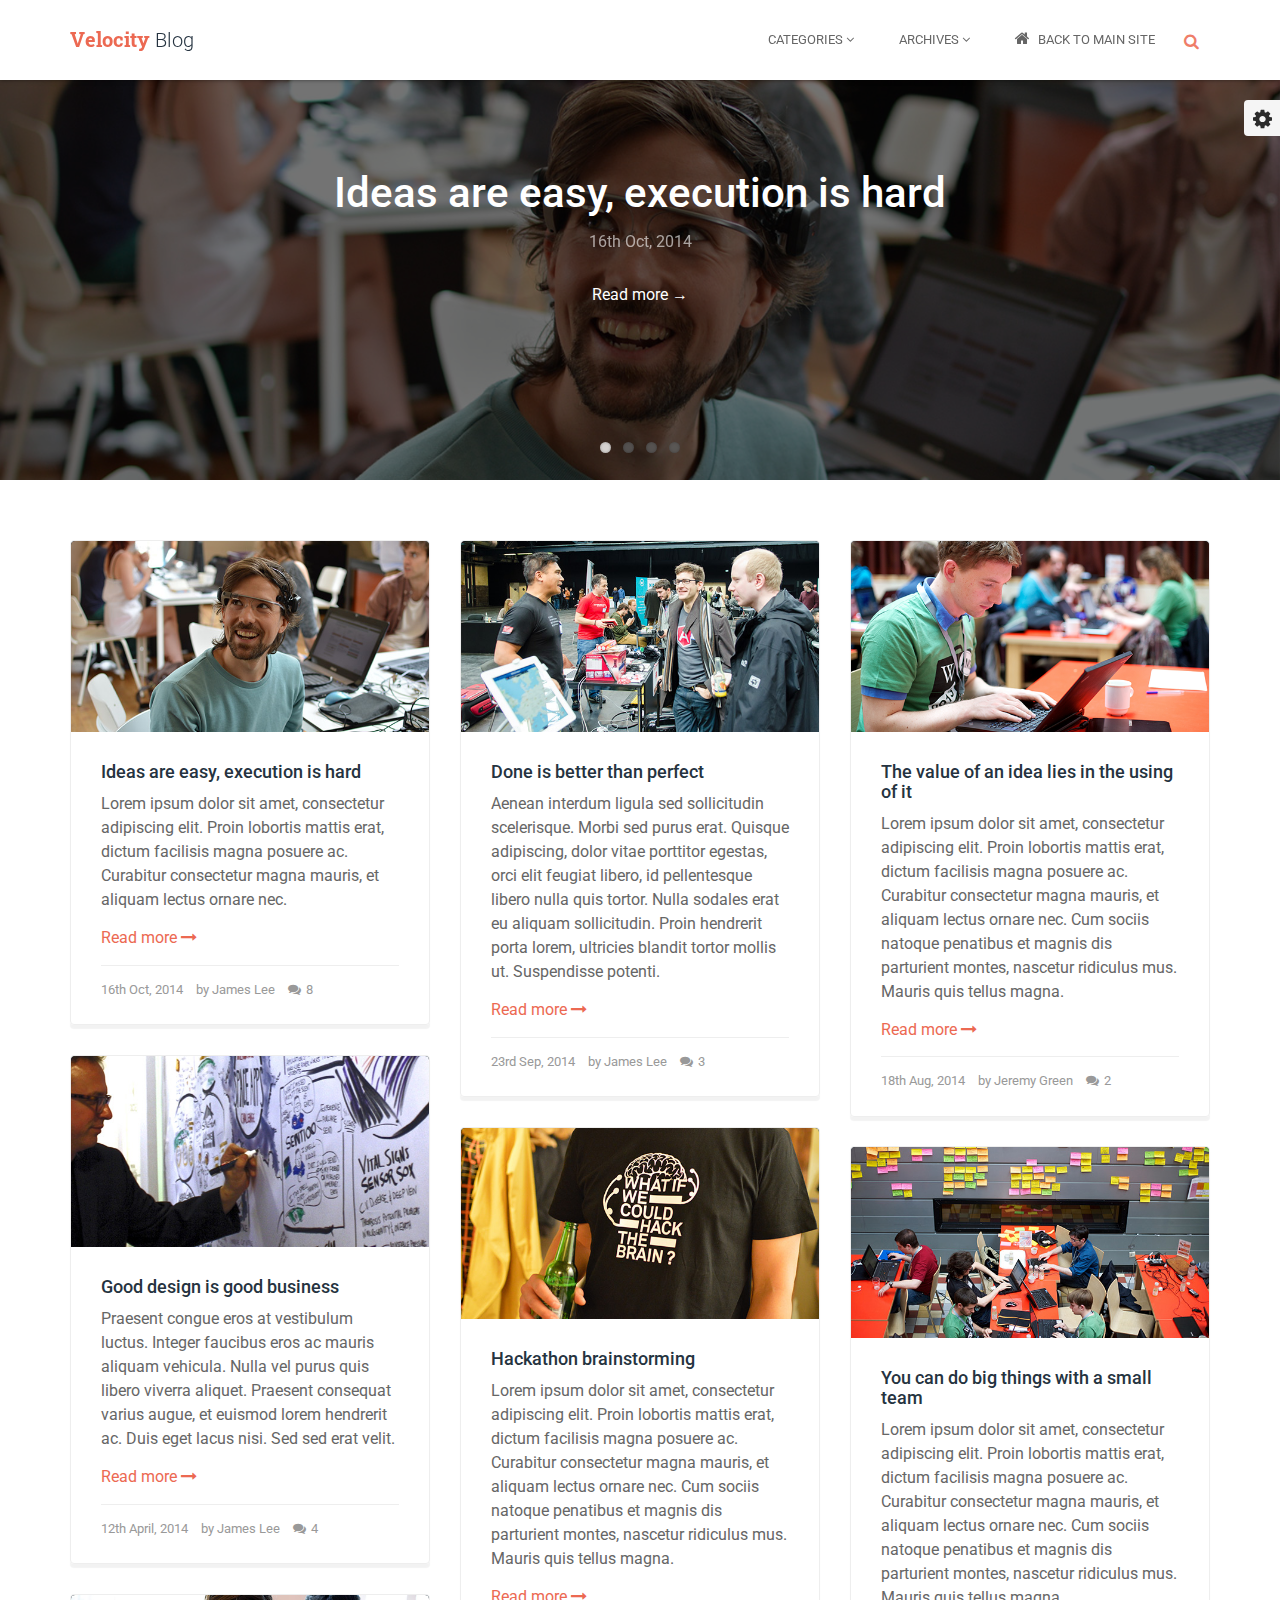
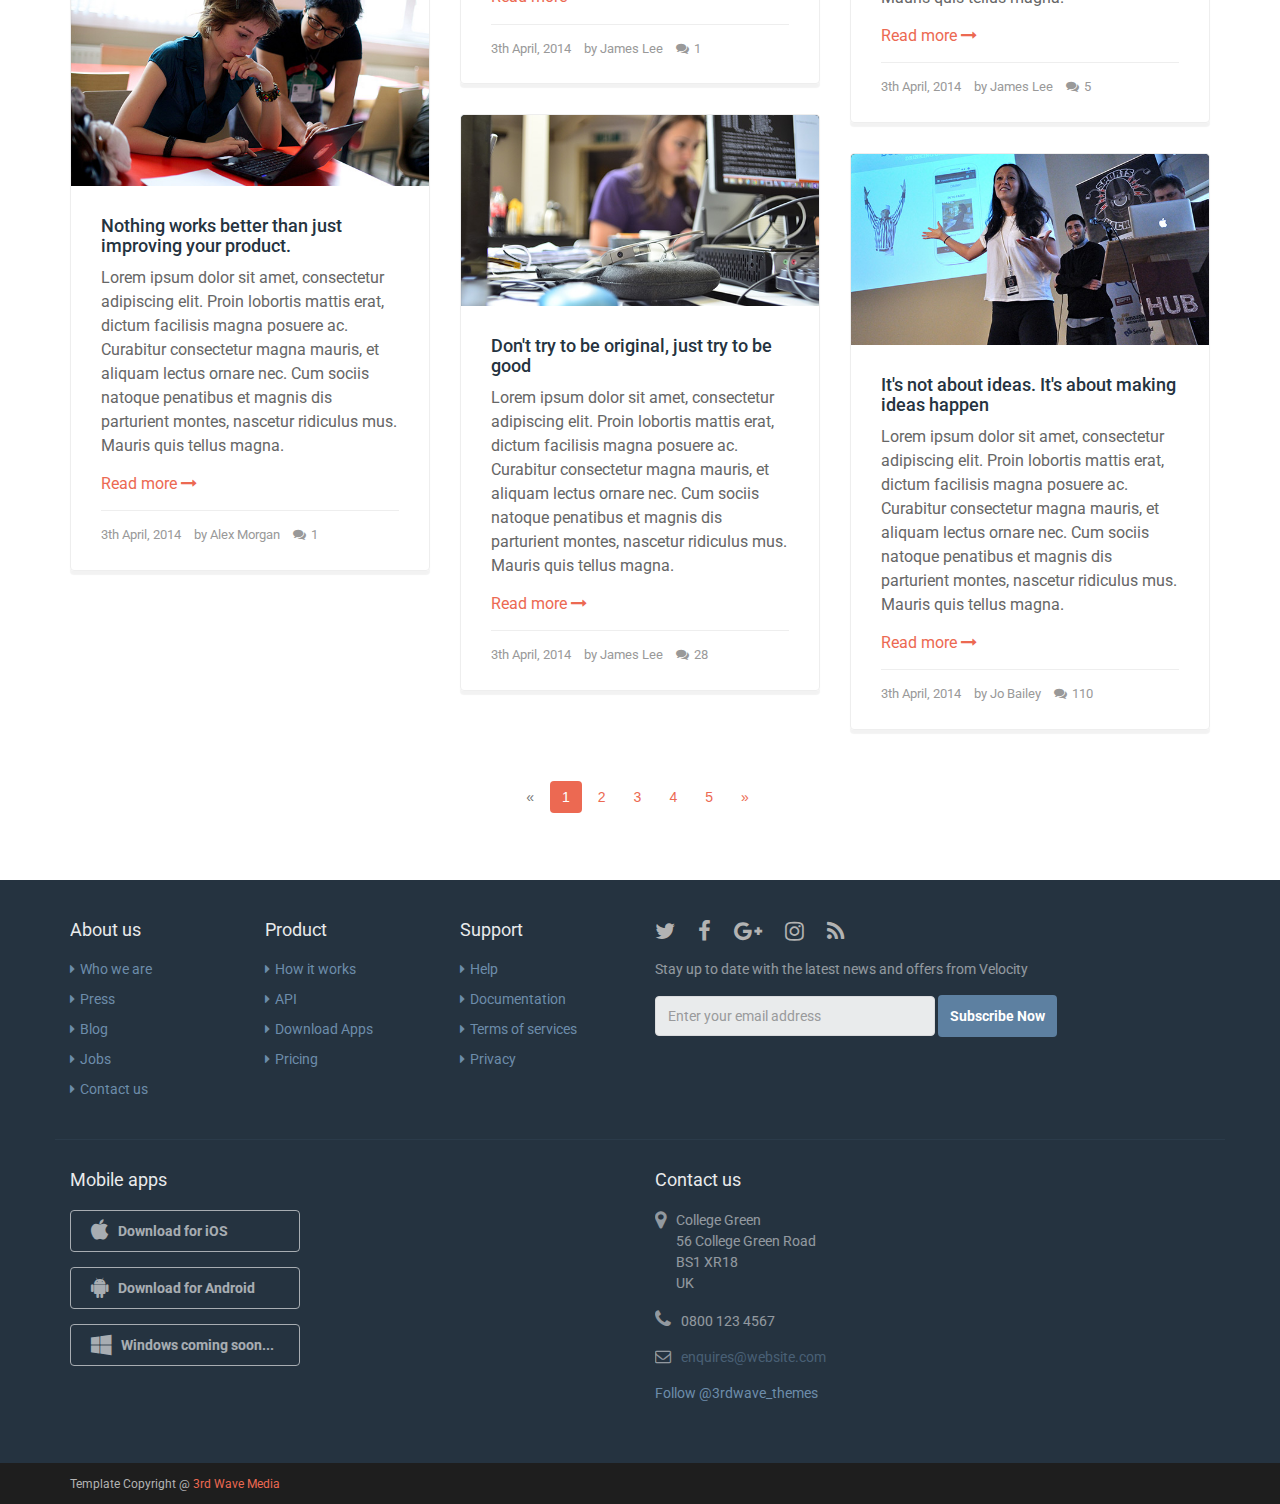
<file: blog.html>
<!DOCTYPE html>
<!--[if IE 8]> <html lang="en" class="ie8"> <![endif]-->  
<!--[if IE 9]> <html lang="en" class="ie9"> <![endif]-->  
<!--[if !IE]><!--> <html lang="en"> <!--<![endif]-->  
<head>
    <title>Responsive website template for products</title>
    <!-- Meta -->
    <meta charset="utf-8">
    <meta http-equiv="X-UA-Compatible" content="IE=edge">
    <meta name="viewport" content="width=device-width, initial-scale=1.0">
    <meta name="description" content="">
    <meta name="author" content="">    
    <link rel="shortcut icon" href="favicon.ico">  
    <link href='http://fonts.googleapis.com/css?family=Roboto:400,400italic,500,500italic,700,700italic,900,900italic,300italic,300' rel='stylesheet' type='text/css'> 
    <link href='http://fonts.googleapis.com/css?family=Roboto+Slab:400,700,300,100' rel='stylesheet' type='text/css'>
    <!-- Global CSS -->
    <link rel="stylesheet" href="assets/plugins/bootstrap/css/bootstrap.min.css">   
    <!-- Plugins CSS -->    
    <link rel="stylesheet" href="assets/plugins/font-awesome/css/font-awesome.css">
    <link rel="stylesheet" href="assets/plugins/flexslider/flexslider.css">
    <!-- Theme CSS -->
    <link id="theme-style" rel="stylesheet" href="assets/css/styles.css">
    <!-- HTML5 shim and Respond.js for IE8 support of HTML5 elements and media queries -->
    <!--[if lt IE 9]>
      <script src="https://oss.maxcdn.com/html5shiv/3.7.2/html5shiv.min.js"></script>
      <script src="https://oss.maxcdn.com/respond/1.4.2/respond.min.js"></script>
    <![endif]-->
</head> 

<body class="blog-page">
    <div class="wrapper">
        <!-- ******HEADER****** --> 
        <header class="header header-blog">  
            <div class="container">       
                <h1 class="logo">
                    <a href="blog.html">Velocity <span class="sub">Blog</span></a>
                </h1><!--//logo-->
                <nav class="main-nav navbar-right" role="navigation">
                    <div class="navbar-header">
                        <button class="navbar-toggle" type="button" data-toggle="collapse" data-target="#navbar-collapse">
                            <span class="sr-only">Toggle navigation</span>
                            <span class="icon-bar"></span>
                            <span class="icon-bar"></span>
                            <span class="icon-bar"></span>
                        </button><!--//nav-toggle-->
                    </div><!--//navbar-header-->
                    <div id="navbar-collapse" class="navbar-collapse collapse">
                        <ul class="nav navbar-nav">
                            <li class="nav-item dropdown">
                                <a class="dropdown-toggle" data-toggle="dropdown" data-hover="dropdown" data-delay="0" data-close-others="false" href="#">Categories <i class="fa fa-angle-down"></i></a>
                                <ul class="dropdown-menu">
                                    <li><a href="blog-category.html">Tech</a></li>
                                    <li><a href="blog-category.html">Apps</a></li>
                                    <li><a href="blog-category.html">News</a></li>
                                    <li><a href="blog-category.html">Community</a></li>              
                                </ul>                            
                            </li><!--//dropdown-->
                            <li class="nav-item dropdown">
                                <a class="dropdown-toggle" data-toggle="dropdown" data-hover="dropdown" data-delay="0" data-close-others="false" href="#">Archives <i class="fa fa-angle-down"></i></a>
                                <ul class="dropdown-menu">
                                    <li><a href="blog-archive.html">Sep 2014 (5)</a></li>
                                    <li><a href="blog-archive.html">Aug 2014 (6)</a></li>
                                    <li><a href="blog-archive.html">July 2014 (3)</a></li>
                                    <li><a href="blog-archive.html">June 2014 (4)</a></li>              
                                </ul>                            
                            </li><!--//dropdown-->
                            <li class="nav-item nav-item-main-site last"><a href="index.html"><i class="fa fa-home"></i> Back to main site</a></li>
                        </ul><!--//nav-->
                        
                        <div class="searchbox-container">
                            <form class="searchbox">
                                <label class="sr-only" for="search-form">Search</label>
                                <input id="search-form" class="form-control searchbox-input" placeholder="Search the blog..." type="search" value="" name="search-form">
                                <input class="searchbox-submit" type="submit" value="GO">
                                <i class="fa fa-search searchbox-icon"></i>
                            </form>
                        </div><!--//searchbox-container-->                                                
                        
                    </div><!--//navabr-collapse-->
                </nav><!--//main-nav-->         
            </div><!--//container-->
        </header><!--//header-->         
        
        <section class="featured-blog-posts section">       
       
            <div class="flexslider blog-slider">
                <ul class="slides">
                    <li class="slide slide-1">
                        <div class="flex-caption container">
                            <h3 class="title"><a href="#">Ideas are easy, execution is hard</a></h3>
                            <div class="meta">16th Oct, 2014</div>
                            <a class="more-link" href="blog-single.html">Read more &rarr;</a>
                        </div><!--//flex-caption-->
                    </li>
                    <li class="slide slide-2">
                        <div class="flex-caption container">
                            <h3 class="title"><a href="#">Done is better than perfect</a></h3>
                            <div class="meta">23rd Sep, 2014</div>
                            <a class="more-link" href="blog-single.html">Read more &rarr;</a>
                        </div><!--//flex-caption-->
                    </li>
                    <li class="slide slide-3">
                        <div class="flex-caption container">
                            <h3 class="title"><a href="#">The value of an idea lies in the using of it</a></h3>
                            <div class="meta">18th Aug, 2014</div>
                            <a class="more-link" href="blog-single.html">Read more &rarr;</a>
                        </div><!--//flex-caption-->
                    </li>
                    <li class="slide slide-4">
                        <div class="flex-caption container">
                            <h3 class="title"><a href="#">Good design is good business</a></h3>
                            <div class="meta">5th Aug, 2014</div>
                            <a class="more-link" href="blog-single.html">Read more &rarr;</a>
                        </div><!--//flex-caption-->
                    </li>
                </ul><!--//slides-->
            </div><!--//flexslider-->
                    
        </section><!--//featured-blog-posts-->
        
        <!-- ******BLOG LIST****** --> 
        <div class="blog container">
            <div class="row">
                <div id="blog-mansonry" class="blog-list">
                    <article class="post col-md-4 col-sm-6 col-xs-12">
                        <div class="post-inner">
                            <figure class="post-thumb">
                                <a href="blog-single.html"><img class="img-responsive" src="assets/images/blog/post-1-thumb.jpg" alt="" /></a>                                
                            </figure><!--//post-thumb-->
                            <div class="content">
                                <h3 class="post-title"><a href="blog-single.html">Ideas are easy, execution is hard</a></h3>
                                <div class="post-entry">
                                    <p>Lorem ipsum dolor sit amet, consectetur adipiscing elit. Proin lobortis mattis erat, dictum facilisis magna posuere ac. Curabitur consectetur magna mauris, et aliquam lectus ornare nec.</p>
                                    <a class="read-more" href="blog-single.html">Read more <i class="fa fa-long-arrow-right"></i></a>
                                </div>
                                <div class="meta">
                                    <ul class="meta-list list-inline">                                       
                                    	<li class="post-time post_date date updated">16th Oct, 2014</li>
                                    	<li class="post-author"> by <a href="#">James Lee</a></li>
                                    	<li class="post-comments-link">
                                	        <a href="blog-single.html#comment-area"><i class="fa fa-comments"></i>8</a>
                                	    </li>
                                	</ul><!--//meta-list-->                           	
                                </div><!--meta-->
                            </div><!--//content-->
                        </div><!--//post-inner-->
                    </article><!--//post-->
                    
                    <article class="post col-md-4 col-sm-6 col-xs-12">
                        <div class="post-inner">
                            <figure class="post-thumb">
                                <a href="blog-single.html"><img class="img-responsive" src="assets/images/blog/post-2-thumb.jpg" alt="" /></a>
                            </figure><!--//post-thumb-->
                            <div class="content">
                                <h3 class="post-title"><a href="blog-single.html">Done is better than perfect</a></h3>
                                <div class="post-entry">
                                    <p>Aenean interdum ligula sed sollicitudin scelerisque. Morbi sed purus erat. Quisque adipiscing, dolor vitae porttitor egestas, orci elit feugiat libero, id pellentesque libero nulla quis tortor. Nulla sodales erat eu aliquam sollicitudin. Proin hendrerit porta lorem, ultricies blandit tortor mollis ut. Suspendisse potenti.</p>
                                    <a class="read-more" href="blog-single.html">Read more <i class="fa fa-long-arrow-right"></i></a>
                                </div>
                                <div class="meta">
                                    <ul class="meta-list list-inline">                                       
                                    	<li class="post-time post_date date updated">23rd Sep, 2014</li>
                                    	<li class="post-author"> by <a href="#">James Lee</a></li>
                                    	<li class="post-comments-link">
                                	        <a href="blog-single.html#comment-area"><i class="fa fa-comments"></i>3</a>
                                	    </li>
                                	</ul><!--//meta-list-->                           	
                                </div><!--meta-->
                            </div><!--//content-->
                        </div><!--//post-inner-->
                    </article><!--//post-->
                    
                    <article class="post col-md-4 col-sm-6 col-xs-12">
                        <div class="post-inner">
                            <figure class="post-thumb">
                                <a href="blog-single.html"><img class="img-responsive" src="assets/images/blog/post-3-thumb.jpg" alt="" /></a>
                            </figure><!--//post-thumb-->
                            <div class="content">
                                <h3 class="post-title"><a href="blog-single.html">The value of an idea lies in the using of it</a></h3>
                                <div class="post-entry">
                                    <p>Lorem ipsum dolor sit amet, consectetur adipiscing elit. Proin lobortis mattis erat, dictum facilisis magna posuere ac. Curabitur consectetur magna mauris, et aliquam lectus ornare nec. Cum sociis natoque penatibus et magnis dis parturient montes, nascetur ridiculus mus. Mauris quis tellus magna.</p>
                                    <a class="read-more" href="blog-single.html">Read more <i class="fa fa-long-arrow-right"></i></a>
                                </div>
                                <div class="meta">
                                    <ul class="meta-list list-inline">                                       
                                    	<li class="post-time post_date date updated">18th Aug, 2014</li>
                                    	<li class="post-author"> by <a href="#">Jeremy Green</a></li>
                                    	<li class="post-comments-link">
                                	        <a href="blog-single.html#comment-area"><i class="fa fa-comments"></i>2</a>
                                	    </li>
                                	</ul><!--//meta-list-->                           	
                                </div><!--meta-->
                            </div><!--//content-->
                        </div><!--//post-inner-->
                    </article><!--//post-->
                    
                    <article class="post col-md-4 col-sm-6 col-xs-12">
                        <div class="post-inner">
                            <figure class="post-thumb">
                                <a href="blog-single.html"><img class="img-responsive" src="assets/images/blog/post-4-thumb.jpg" alt="" /></a>
                            </figure><!--//post-thumb-->
                            <div class="content">
                                <h3 class="post-title"><a href="blog-single.html">Good design is good business</a></h3>                                
                                <div class="post-entry">
                                    <p>Praesent congue eros at vestibulum luctus. Integer faucibus eros ac mauris aliquam vehicula. Nulla vel purus quis libero viverra aliquet. Praesent consequat varius augue, et euismod lorem hendrerit ac. Duis eget lacus nisi. Sed sed erat velit.</p>
                                    <a class="read-more" href="blog-single.html">Read more <i class="fa fa-long-arrow-right"></i></a>
                                </div>
                                <div class="meta">
                                    <ul class="meta-list list-inline">                                       
                                    	<li class="post-time post_date date updated">12th April, 2014</li>
                                    	<li class="post-author"> by <a href="#">James Lee</a></li>
                                    	<li class="post-comments-link">
                                	        <a href="blog-single.html#comment-area"><i class="fa fa-comments"></i>4</a>
                                	    </li>
                                	</ul><!--//meta-list-->                     	
                                </div><!--meta-->
                            </div><!--//content-->
                        </div><!--//post-inner-->
                    </article><!--//post-->
                    
                    <article class="post col-md-4 col-sm-6 col-xs-12">
                        <div class="post-inner">
                            <figure class="post-thumb">
                                <a href="blog-single.html"><img class="img-responsive" src="assets/images/blog/post-5-thumb.jpg" alt="" /></a>
                            </figure><!--//post-thumb-->
                            <div class="content">
                                <h3 class="post-title"><a href="blog-single.html">Hackathon brainstorming</a></h3>                                
                                <div class="post-entry">
                                    <p>Lorem ipsum dolor sit amet, consectetur adipiscing elit. Proin lobortis mattis erat, dictum facilisis magna posuere ac. Curabitur consectetur magna mauris, et aliquam lectus ornare nec. Cum sociis natoque penatibus et magnis dis parturient montes, nascetur ridiculus mus. Mauris quis tellus magna.</p>
                                    <a class="read-more" href="blog-single.html">Read more <i class="fa fa-long-arrow-right"></i></a>
                                </div>
                                <div class="meta">
                                    <ul class="meta-list list-inline">                                       
                                    	<li class="post-time post_date date updated">3th April, 2014</li>
                                    	<li class="post-author"> by <a href="#">James Lee</a></li>
                                    	<li class="post-comments-link">
                                	        <a href="blog-single.html#comment-area"><i class="fa fa-comments"></i>1</a>
                                	    </li>
                                	</ul><!--//meta-list-->                           	
                                </div><!--meta-->
                            </div><!--//content-->
                        </div><!--//post-inner-->
                    </article><!--//post-->
                    
                    <article class="post col-md-4 col-sm-6 col-xs-12">
                        <div class="post-inner">
                            <figure class="post-thumb">
                                <a href="blog-single.html"><img class="img-responsive" src="assets/images/blog/post-6-thumb.jpg" alt="" /></a>
                            </figure><!--//post-thumb-->
                            <div class="content">
                                <h3 class="post-title"><a href="blog-single.html">You can do big things with a small team</a></h3>
                                <div class="post-entry">
                                <p>Lorem ipsum dolor sit amet, consectetur adipiscing elit. Proin lobortis mattis erat, dictum facilisis magna posuere ac. Curabitur consectetur magna mauris, et aliquam lectus ornare nec. Cum sociis natoque penatibus et magnis dis parturient montes, nascetur ridiculus mus. Mauris quis tellus magna.</p>
                                <a class="read-more" href="blog-single.html">Read more <i class="fa fa-long-arrow-right"></i></a>
                                </div>
                                <div class="meta">
                                    <ul class="meta-list list-inline">                                       
                                    	<li class="post-time post_date date updated">3th April, 2014</li>
                                    	<li class="post-author"> by <a href="#">James Lee</a></li>
                                    	<li class="post-comments-link">
                                	        <a href="blog-single.html#comment-area"><i class="fa fa-comments"></i>5</a>
                                	    </li>
                                	</ul><!--//meta-list-->                           	
                                </div><!--meta-->
                            </div><!--//content-->
                        </div><!--//post-inner-->
                    </article><!--//post-->
                    
                    <article class="post col-md-4 col-sm-6 col-xs-12">
                        <div class="post-inner">
                            <figure class="post-thumb">
                                <a href="blog-single.html"><img class="img-responsive" src="assets/images/blog/post-7-thumb.jpg" alt="" /></a>
                            </figure><!--//post-thumb-->
                            <div class="content">
                                <h3 class="post-title"><a href="blog-single.html">Nothing works better than just improving your product.</a></h3>
                                <div class="post-entry">
                                    <p>Lorem ipsum dolor sit amet, consectetur adipiscing elit. Proin lobortis mattis erat, dictum facilisis magna posuere ac. Curabitur consectetur magna mauris, et aliquam lectus ornare nec. Cum sociis natoque penatibus et magnis dis parturient montes, nascetur ridiculus mus. Mauris quis tellus magna.</p>
                                    <a class="read-more" href="blog-single.html">Read more <i class="fa fa-long-arrow-right"></i></a>
                                </div>
                                <div class="meta">
                                    <ul class="meta-list list-inline">                                       
                                    	<li class="post-time post_date date updated">3th April, 2014</li>
                                    	<li class="post-author"> by <a href="#">Alex Morgan</a></li>
                                    	<li class="post-comments-link">
                                	        <a href="blog-single.html#comment-area"><i class="fa fa-comments"></i>1</a>
                                	    </li>
                                	</ul><!--//meta-list-->                           	
                                </div><!--meta-->
                            </div><!--//content-->
                        </div><!--//post-inner-->
                    </article><!--//post-->
                    
                    <article class="post col-md-4 col-sm-6 col-xs-12">
                        <div class="post-inner">
                            <figure class="post-thumb">
                                <a href="blog-single.html"><img class="img-responsive" src="assets/images/blog/post-8-thumb.jpg" alt="" /></a>
                            </figure><!--//post-thumb-->
                            <div class="content">
                                <h3 class="post-title"><a href="blog-single.html">Don't try to be original, just try to be good</a></h3>
                                <div class="post-entry">
                                    <p>Lorem ipsum dolor sit amet, consectetur adipiscing elit. Proin lobortis mattis erat, dictum facilisis magna posuere ac. Curabitur consectetur magna mauris, et aliquam lectus ornare nec. Cum sociis natoque penatibus et magnis dis parturient montes, nascetur ridiculus mus. Mauris quis tellus magna.</p>
                                    <a class="read-more" href="blog-single.html">Read more <i class="fa fa-long-arrow-right"></i></a>
                                </div>
                                <div class="meta">
                                    <ul class="meta-list list-inline">                                       
                                    	<li class="post-time post_date date updated">3th April, 2014</li>
                                    	<li class="post-author"> by <a href="#">James Lee</a></li>
                                    	<li class="post-comments-link">
                                	        <a href="blog-single.html#comment-area"><i class="fa fa-comments"></i>28</a>
                                	    </li>
                                	</ul><!--//meta-list-->                           	
                                </div><!--meta-->
                            </div><!--//content-->
                        </div><!--//post-inner-->
                    </article><!--//post-->
                    
                    <article class="post col-md-4 col-sm-6 col-xs-12">
                        <div class="post-inner">
                            <figure class="post-thumb">
                                <a href="blog-single.html"><img class="img-responsive" src="assets/images/blog/post-9-thumb.jpg" alt="" /></a>
                            </figure><!--//post-thumb-->
                            <div class="content">
                                <h3 class="post-title"><a href="blog-single.html">It's not about ideas. It's about making ideas happen</a></h3>
                                <div class="post-entry">
                                    <p>Lorem ipsum dolor sit amet, consectetur adipiscing elit. Proin lobortis mattis erat, dictum facilisis magna posuere ac. Curabitur consectetur magna mauris, et aliquam lectus ornare nec. Cum sociis natoque penatibus et magnis dis parturient montes, nascetur ridiculus mus. Mauris quis tellus magna.</p>
                                    <a class="read-more" href="blog-single.html">Read more <i class="fa fa-long-arrow-right"></i></a>
                                </div>
                                <div class="meta">
                                    <ul class="meta-list list-inline">                                       
                                    	<li class="post-time post_date date updated">3th April, 2014</li>
                                    	<li class="post-author"> by <a href="#">Jo Bailey</a></li>
                                    	<li class="post-comments-link">
                                	        <a href="blog-single.html#comment-area"><i class="fa fa-comments"></i>110</a>
                                	    </li>
                                	</ul><!--//meta-list-->                           	
                                </div><!--meta-->
                             </div><!--//content-->
                        </div><!--//post-inner-->
                    </article><!--//post-->
                    
                </div><!--//blog-list-->  
            </div><!--//row-->
            <div class="pagination-container text-center">
                <ul class="pagination">
                    <li class="disabled"><a href="#">&laquo;</a></li>
                    <li class="active"><a href="#">1<span class="sr-only">(current)</span></a></li>
                    <li><a href="#">2</a></li>
                    <li><a href="#">3</a></li>
                    <li><a href="#">4</a></li>
                    <li><a href="#">5</a></li>
                    <li><a href="#">&raquo;</a></li>
                </ul><!--//pagination-->
            </div><!--//pagination-container-->
        </div><!--//blog-->        
    </div><!--//wrapper-->
    
    <!-- ******FOOTER****** --> 
    <footer class="footer">
        <div class="footer-content">
            <div class="container">
                <div class="row">                    
                    <div class="footer-col links col-md-2 col-sm-4 col-xs-12">
                        <div class="footer-col-inner">
                            <h3 class="title">About us</h3>
                            <ul class="list-unstyled">
                                <li><a href="#"><i class="fa fa-caret-right"></i>Who we are</a></li>
                                <li><a href="#"><i class="fa fa-caret-right"></i>Press</a></li>
                                <li><a href="#"><i class="fa fa-caret-right"></i>Blog</a></li>
                                <li><a href="#"><i class="fa fa-caret-right"></i>Jobs</a></li>
                                <li><a href="#"><i class="fa fa-caret-right"></i>Contact us</a></li>
                            </ul>
                        </div><!--//footer-col-inner-->
                    </div><!--//foooter-col-->    
                    <div class="footer-col links col-md-2 col-sm-4 col-xs-12">
                        <div class="footer-col-inner">
                            <h3 class="title">Product</h3>
                            <ul class="list-unstyled">
                                <li><a href="#"><i class="fa fa-caret-right"></i>How it works</a></li>
                                <li><a href="#"><i class="fa fa-caret-right"></i>API</a></li>
                                <li><a href="#"><i class="fa fa-caret-right"></i>Download Apps</a></li>
                                <li><a href="#"><i class="fa fa-caret-right"></i>Pricing</a></li>
                            </ul>
                        </div><!--//footer-col-inner-->
                    </div><!--//foooter-col-->              
                    <div class="footer-col links col-md-2 col-sm-4 col-xs-12 sm-break">
                        <div class="footer-col-inner">
                            <h3 class="title">Support</h3>
                            <ul class="list-unstyled">
                                <li><a href="#"><i class="fa fa-caret-right"></i>Help</a></li>
                                <li><a href="#"><i class="fa fa-caret-right"></i>Documentation</a></li>
                                <li><a href="#"><i class="fa fa-caret-right"></i>Terms of services</a></li>
                                <li><a href="#"><i class="fa fa-caret-right"></i>Privacy</a></li>
                            </ul>
                        </div><!--//footer-col-inner-->            
                    </div><!--//foooter-col-->   
                    <div class="footer-col connect col-xs-12 col-md-6">
                        <div class="footer-col-inner">
                            <ul class="social list-inline">
                                <li><a href="https://twitter.com/3rdwave_themes" target="_blank"><i class="fa fa-twitter"></i></a></li>
                                <li><a href="#"><i class="fa fa-facebook"></i></a></li>
                                <li><a href="#"><i class="fa fa-google-plus"></i></a></li>
                                <li><a href="#"><i class="fa fa-instagram"></i></a></li>        
                                <li class="row-end"><a href="#"><i class="fa fa-rss"></i></a></li>             
                            </ul>
                            <div class="form-container">
                                <p class="intro">Stay up to date with the latest news and offers from Velocity</p>
                                <form class="signup-form navbar-form">
                                    <div class="form-group">
                                        <input type="text" class="form-control" placeholder="Enter your email address">
                                    </div>   
                                    <button type="submit" class="btn btn-cta btn-cta-primary">Subscribe Now</button>                                 
                                </form>                               
                            </div><!--//subscription-form-->
                        </div><!--//footer-col-inner-->
                    </div><!--//foooter-col-->
                    <div class="clearfix"></div> 
                </div><!--//row-->
                <div class="row has-divider">
                    <div class="footer-col download col-xs-12 col-md-6">
                        <div class="footer-col-inner">
                            <h3 class="title">Mobile apps</h3>
                            <ul class="list-unstyled download-list">
                                <li><a class="btn btn-ghost" href="#"><i class="fa fa-apple"></i><span class="text">Download for iOS</span> </a></li>
                                <li><a class="btn btn-ghost" href="#"><i class="fa fa-android"></i><span class="text">Download for Android</span></a></li>
                                <li><a class="btn btn-ghost" href="#"><i class="fa fa-windows"></i><span class="text">Windows coming soon...</span></a></li>
                            </ul>
                        </div><!--//footer-col-inner-->
                    </div><!--//download-->
                    <div class="footer-col contact col-xs-12 col-md-6">
                        <div class="footer-col-inner">
                            <h3 class="title">Contact us</h3>                          
                            <p class="adr clearfix">
                                <i class="fa fa-map-marker pull-left"></i>        
                                <span class="adr-group pull-left">       
                                    <span class="street-address">College Green</span><br>
                                    <span class="region">56 College Green Road</span><br>
                                    <span class="postal-code">BS1 XR18</span><br>
                                    <span class="country-name">UK</span>
                                </span>
                            </p>
                            <p class="tel"><i class="fa fa-phone"></i>0800 123 4567</p>
                            <p class="email"><i class="fa fa-envelope-o"></i><a href="#">enquires@website.com</a></p> 
                            <a href="https://twitter.com/3rdwave_themes" class="twitter-follow-button" data-show-count="false">Follow @3rdwave_themes</a>
<script>!function(d,s,id){var js,fjs=d.getElementsByTagName(s)[0],p=/^http:/.test(d.location)?'http':'https';if(!d.getElementById(id)){js=d.createElement(s);js.id=id;js.src=p+'://platform.twitter.com/widgets.js';fjs.parentNode.insertBefore(js,fjs);}}(document, 'script', 'twitter-wjs');</script>                        
                        </div><!--//footer-col-inner-->
                    </div><!--//contact-->
                </div>
            </div><!--//container-->
        </div><!--//footer-content-->
        <div class="bottom-bar">
            <div class="container">
                <small class="copyright">Template Copyright @ <a href="http://themes.3rdwavemedia.com/" target="_blank">3rd Wave Media</a></small>                
            </div><!--//container-->
        </div><!--//bottom-bar-->
    </footer><!--//footer-->
    
    <!-- Video Modal -->
    <div class="modal modal-video" id="modal-video" tabindex="-1" role="dialog" aria-labelledby="videoModalLabel" aria-hidden="true">
        <div class="modal-dialog">
            <div class="modal-content">
                <div class="modal-header">
                    <button type="button" class="close" data-dismiss="modal" aria-hidden="true">&times;</button>
                    <h4 id="videoModalLabel" class="modal-title sr-only">Video Tour</h4>
                </div>
                <div class="modal-body">
                    <div class="video-container">
                        <iframe src="//player.vimeo.com/video/28872840?color=ffffff&amp;wmode=transparent" width="720" height="405" frameborder="0" webkitallowfullscreen mozallowfullscreen allowfullscreen></iframe>
                    </div><!--//video-container-->
                </div><!--//modal-body-->
            </div><!--//modal-content-->
        </div><!--//modal-dialog-->
    </div><!--//modal-->
    
    <!-- *****CONFIGURE STYLE****** -->  
    <div class="config-wrapper">
        <div class="config-wrapper-inner">
            <a id="config-trigger" class="config-trigger" href="#"><i class="fa fa-cog"></i></a>
            <div id="config-panel" class="config-panel">
                <h5>Choose Colour</h5>
                <ul id="color-options" class="list-unstyled list-inline">
                    <li class="theme-1 active" ><a data-style="assets/css/styles.css" href="#"></a></li>
                    <li class="theme-2"><a data-style="assets/css/styles-2.css" href="#"></a></li>
                    <li class="theme-3"><a data-style="assets/css/styles-3.css" href="#"></a></li>
                    <li class="theme-4"><a data-style="assets/css/styles-4.css" href="#"></a></li>                   
                    <li class="theme-5"><a data-style="assets/css/styles-5.css" href="#"></a></li>                     
                    <li class="theme-6"><a data-style="assets/css/styles-6.css" href="#"></a></li>
                    <li class="theme-7"><a data-style="assets/css/styles-7.css" href="#"></a></li>
                    <li class="theme-8"><a data-style="assets/css/styles-8.css" href="#"></a></li>                    
                    <li class="theme-9"><a data-style="assets/css/styles-9.css" href="#"></a></li>
                    <li class="theme-10"><a data-style="assets/css/styles-10.css" href="#"></a></li>
                </ul><!--//color-options-->
                <a id="config-close" class="close" href="#"><i class="fa fa-times-circle"></i></a>
            </div><!--//configure-panel-->
        </div><!--//config-wrapper-inner-->
    </div><!--//config-wrapper-->
 
    <!-- Javascript -->          
    <script type="text/javascript" src="assets/plugins/jquery-1.12.3.min.js"></script>
    <script type="text/javascript" src="assets/plugins/bootstrap/js/bootstrap.min.js"></script> 
    <script type="text/javascript" src="assets/plugins/bootstrap-hover-dropdown.min.js"></script>
    <script type="text/javascript" src="assets/plugins/back-to-top.js"></script>
    <script type="text/javascript" src="assets/plugins/jquery-placeholder/jquery.placeholder.js"></script>
    <script type="text/javascript" src="assets/plugins/FitVids/jquery.fitvids.js"></script>
    <script type="text/javascript" src="assets/plugins/flexslider/jquery.flexslider-min.js"></script> 
            
    <!-- blog page specific js starts --> 
    <script type="text/javascript" src="assets/plugins/imagesloaded/imagesloaded.pkgd.min.js"></script>     
    <script type="text/javascript" src="assets/plugins/masonry.pkgd.min.js"></script> 
    <script type="text/javascript" src="assets/js/blog.js"></script>
    <!-- blog page specific js ends -->   
     
    <script type="text/javascript" src="assets/js/main.js"></script>
    
            
</body>
</html>
</file>
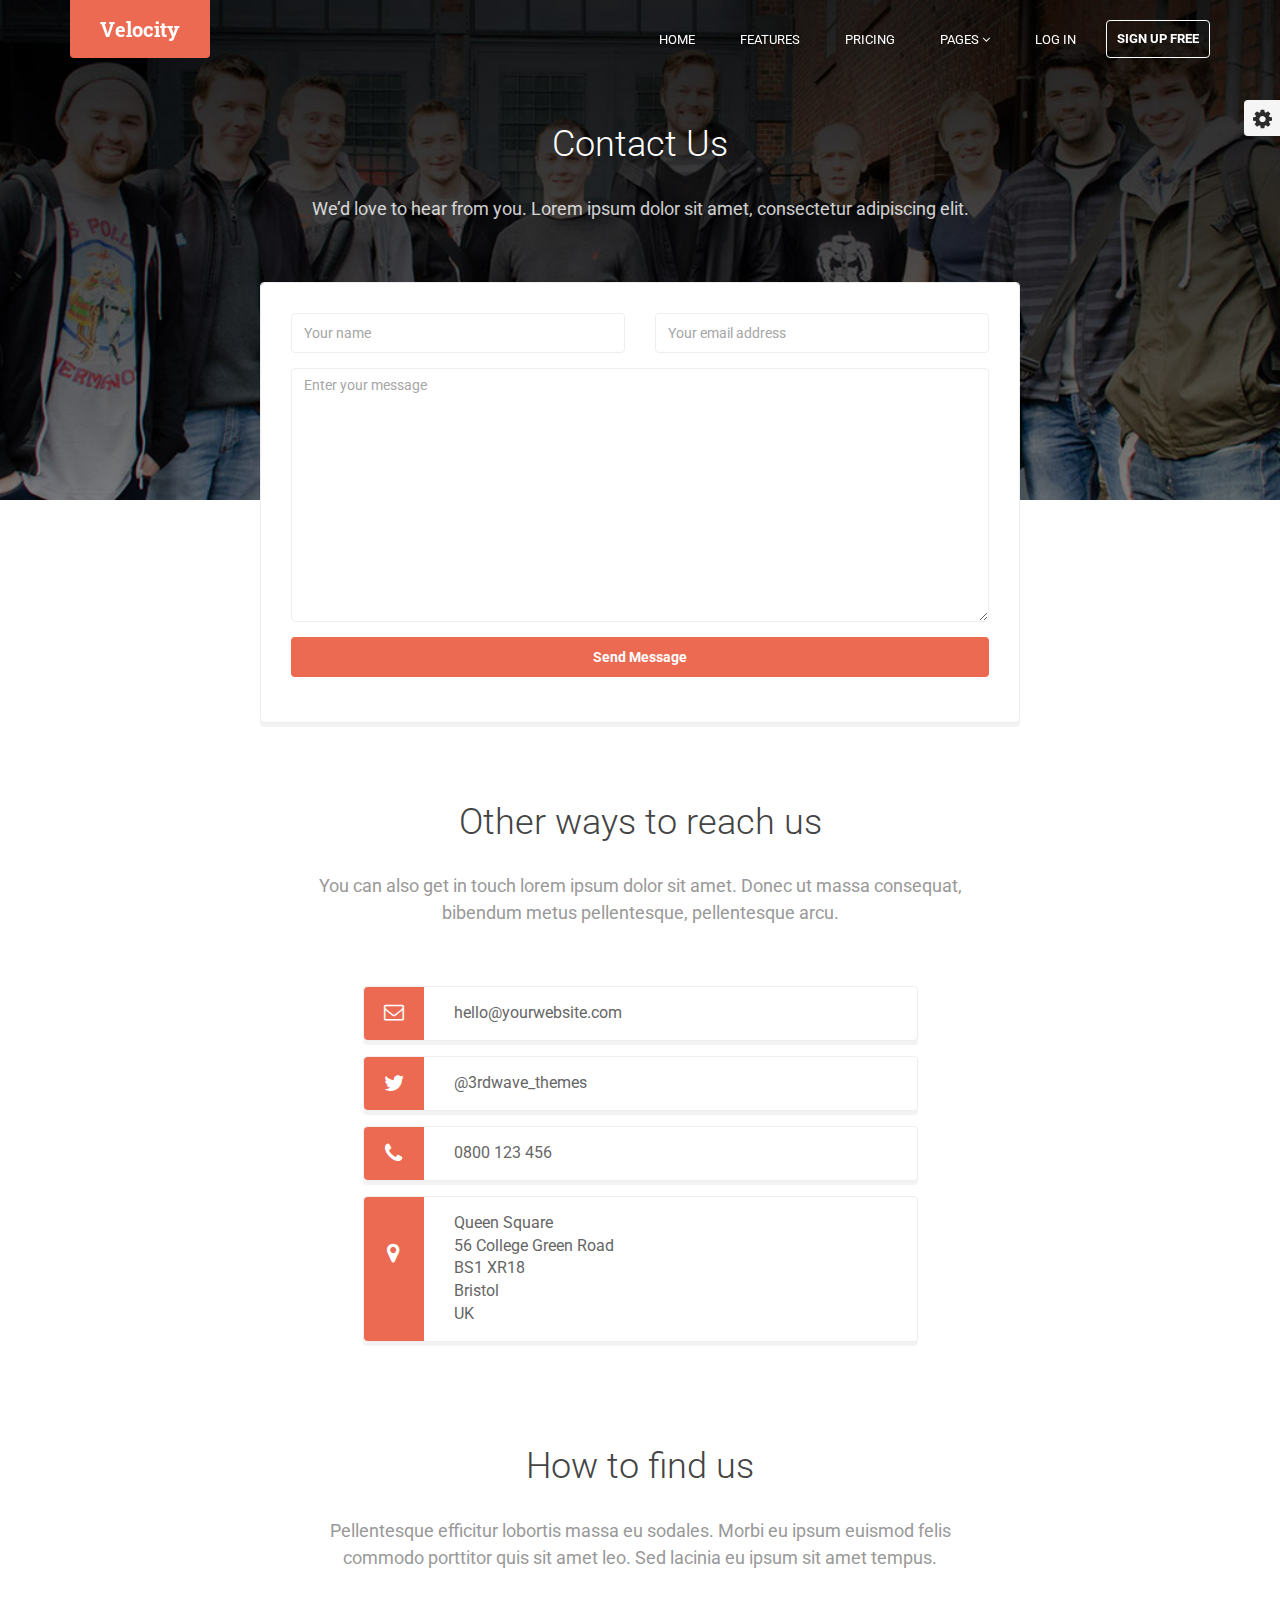
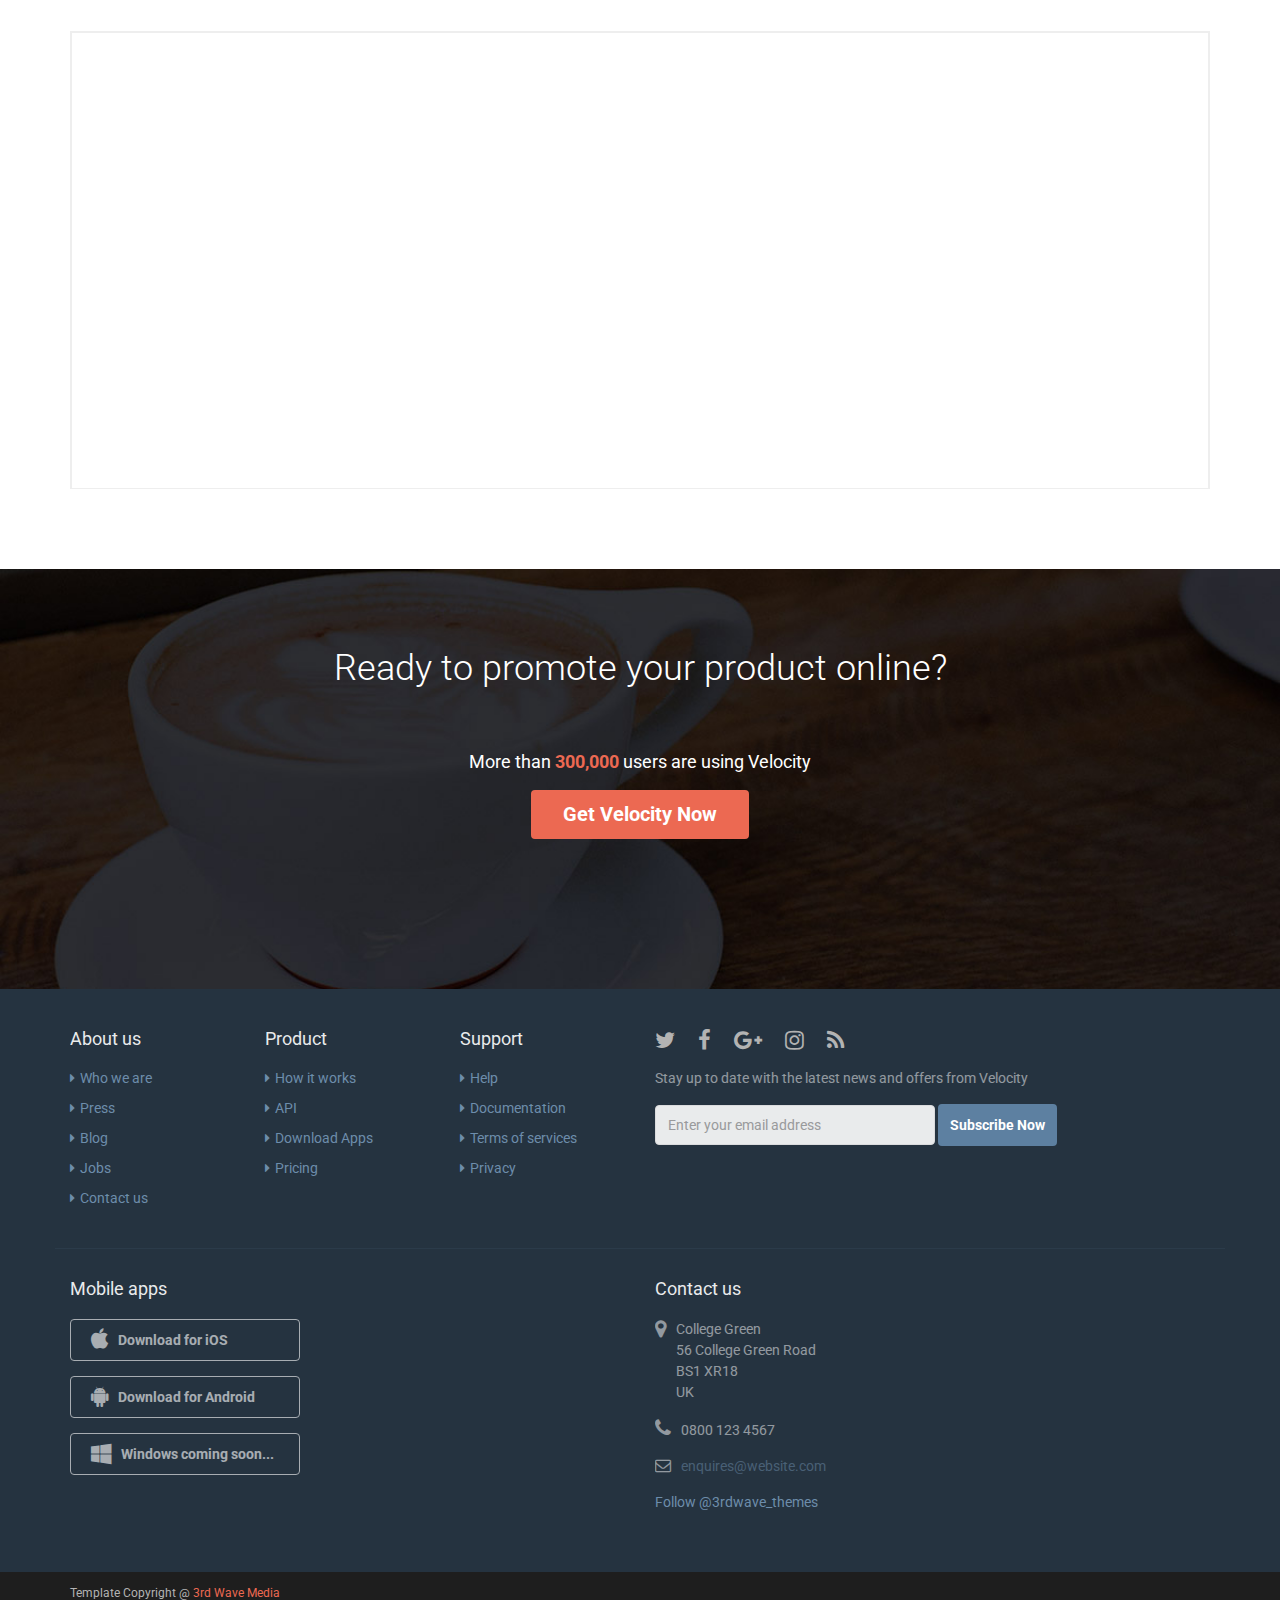
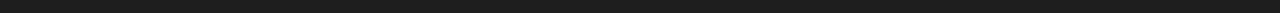
<file: contact.html>
<!DOCTYPE html>
<!--[if IE 8]> <html lang="en" class="ie8"> <![endif]-->  
<!--[if IE 9]> <html lang="en" class="ie9"> <![endif]-->  
<!--[if !IE]><!--> <html lang="en"> <!--<![endif]-->  
<head>
    <title>Responsive website template for products</title>
    <!-- Meta -->
    <meta charset="utf-8">
    <meta http-equiv="X-UA-Compatible" content="IE=edge">
    <meta name="viewport" content="width=device-width, initial-scale=1.0">
    <meta name="description" content="">
    <meta name="author" content="">    
    <link rel="shortcut icon" href="favicon.ico">  
    <link href='http://fonts.googleapis.com/css?family=Roboto:400,400italic,500,500italic,700,700italic,900,900italic,300italic,300' rel='stylesheet' type='text/css'> 
    <link href='http://fonts.googleapis.com/css?family=Roboto+Slab:400,700,300,100' rel='stylesheet' type='text/css'>
    <!-- Global CSS -->
    <link rel="stylesheet" href="assets/plugins/bootstrap/css/bootstrap.min.css">   
    <!-- Plugins CSS -->    
    <link rel="stylesheet" href="assets/plugins/font-awesome/css/font-awesome.css">
    <link rel="stylesheet" href="assets/plugins/flexslider/flexslider.css">
    <!-- Theme CSS -->
    <link id="theme-style" rel="stylesheet" href="assets/css/styles.css">
    <!-- HTML5 shim and Respond.js for IE8 support of HTML5 elements and media queries -->
    <!--[if lt IE 9]>
      <script src="https://oss.maxcdn.com/html5shiv/3.7.2/html5shiv.min.js"></script>
      <script src="https://oss.maxcdn.com/respond/1.4.2/respond.min.js"></script>
    <![endif]-->
</head> 

<body class="contact-page">
    <div class="wrapper">
        <!-- ******HEADER****** --> 
        <header id="header" class="header navbar-fixed-top">  
            <div class="container">       
                <h1 class="logo">
                    <a href="index.html"><span class="logo-icon"></span><span class="text">Velocity</span></a>
                </h1><!--//logo-->
                <nav class="main-nav navbar-right" role="navigation">
                    <div class="navbar-header">
                        <button class="navbar-toggle" type="button" data-toggle="collapse" data-target="#navbar-collapse">
                            <span class="sr-only">Toggle navigation</span>
                            <span class="icon-bar"></span>
                            <span class="icon-bar"></span>
                            <span class="icon-bar"></span>
                        </button><!--//nav-toggle-->
                    </div><!--//navbar-header-->
                    <div id="navbar-collapse" class="navbar-collapse collapse">
                        <ul class="nav navbar-nav">
                            <li class="nav-item"><a href="index.html">Home</a></li>
                            <li class="nav-item"><a href="features.html">Features</a></li>
                            <li class="nav-item"><a href="pricing.html">Pricing</a></li>
                            <li class="nav-item dropdown">
                                <a class="dropdown-toggle" data-toggle="dropdown" data-hover="dropdown" data-delay="0" data-close-others="false" href="#">Pages <i class="fa fa-angle-down"></i></a>
                                <ul class="dropdown-menu">
                                    <li><a href="download.html">Download Apps</a></li>
                                <li><a href="blog.html">Blog</a></li>
                                <li><a href="blog-single.html">Blog Single</a></li>
                                <li><a href="blog-category.html">Blog Category</a></li>
                                <li><a href="blog-archive.html">Blog Archive</a></li>
                                <li><a href="about.html">About Us</a></li>
                                <li><a href="contact.html">Contact</a></li>                 
                                </ul>                            
                            </li><!--//dropdown-->                        
                            <li class="nav-item"><a href="login.html">Log in</a></li>
                            <li class="nav-item nav-item-cta last"><a class="btn btn-cta btn-cta-secondary" href="signup.html">Sign Up Free</a></li>
                        </ul><!--//nav-->
                    </div><!--//navabr-collapse-->
                </nav><!--//main-nav-->                     
            </div><!--//container-->
        </header><!--//header-->
        
        <div class="headline-bg contact-headline-bg">
        </div><!--//headline-bg-->

        
        <!-- ******Contact Section****** --> 
        <section class="contact-section section section-on-bg">
            <div class="container">
                <h2 class="title text-center">Contact Us</h2>
                <p class="intro text-center">We’d love to hear from you. Lorem ipsum dolor sit amet, consectetur adipiscing elit.</p>
                <form id="contact-form" class="contact-form" method="post" action="">                    
                    <div class="row text-center">
                        <div class="contact-form-inner col-md-offset-2 col-sm-offset-0 xs-offset-0 col-xs-12 col-md-8">
                            <div class="row">                                                           
                                
                                <div class="form-group col-xs-12 col-sm-6">
                                    <label class="sr-only" for="cname">Your name</label>
                                    <input type="text" class="form-control" id="cname" name="name" placeholder="Your name" minlength="2" required>
                                </div>                    
                                <div class="form-group col-xs-12 col-sm-6">
                                    <label class="sr-only" for="cemail">Email address</label>
                                    <input type="email" class="form-control" id="cemail" name="email" placeholder="Your email address" required>
                                </div>
                                <div class="form-group col-xs-12">
                                    <label class="sr-only" for="cmessage">Your message</label>
                                    <textarea class="form-control" id="cmessage" name="message" placeholder="Enter your message" rows="12" required></textarea>
                                </div>
                                 <div class="form-group col-xs-12">
                                    <button type="submit" class="btn btn-block btn-cta btn-cta-primary">Send Message</button>
                                </div>                           
                            </div><!--//row-->
                        </div>
                    </div><!--//row-->
                    <div id="form-messages"></div>
                </form><!--//contact-form-->
            </div><!--//container-->
        </section><!--//contact-section-->
        
        <!-- ******Other Contact Section****** --> 
        <section class="contact-other-section section">
            <div class="container text-center">
                <h2 class="title">Other ways to reach us</h2>
                <p class="intro">You can also get in touch lorem ipsum dolor sit amet. Donec ut massa consequat, bibendum metus pellentesque, pellentesque arcu. </p>
                <div class="row">
                    <ul class="other-info list-unstyled col-md-6 col-sm-10 col-xs-12 col-md-offset-3 col-sm-offset-1 xs-offset-0" >
                        <li><i class="fa fa-envelope-o"></i><a href="#">hello@yourwebsite.com</a></li>
                        <li><i class="fa fa-twitter"></i><a href="https://twitter.com/3rdwave_media" target="_blank">@3rdwave_themes</a></li>
                        <li><i class="fa fa-phone"></i><a href="tel:+0800123456">0800 123 456</a></li>
                        <li><i class="fa fa-map-marker"></i>Queen Square <br /> 56 College Green Road<br />BS1 XR18<br />Bristol<br />UK</li>
                    </ul>
                </div><!--//row-->
            </div><!--//container-->
        </section><!--//contact-other-section-->
        
        <!-- ******Map Section****** --> 
        <section class="map-section section">
            <div class="container text-center">
                <h2 class="title">How to find us</h2>
                <p class="intro">Pellentesque efficitur lobortis massa eu sodales. Morbi eu ipsum euismod felis commodo porttitor quis sit amet leo. Sed lacinia eu ipsum sit amet tempus.</p>
                <div class="gmap-wrapper">
                    <div class="gmap-wrapper" id="map">
                        <!--//You need to embed your own google map below-->
                        <!--//Ref: https://support.google.com/maps/answer/144361?co=GENIE.Platform%3DDesktop&hl=en -->
                        <iframe src="https://www.google.com/maps/embed?pb=!1m18!1m12!1m3!1d79444.64391671501!2d-0.21428374128957384!3d51.51972634746694!2m3!1f0!2f0!3f0!3m2!1i1024!2i768!4f13.1!3m3!1m2!1s0x4876045108e9cad3%3A0x6514817fa6d57c9!2sThe+Web+Kitchen!5e0!3m2!1sen!2suk!4v1469624353093" width="600" height="450" frameborder="0" style="border:0" allowfullscreen></iframe>
                    </div><!--//gmap-wrapper-->
                </div><!--//gmap-wrapper-->
            </div><!--//container-->
        </section><!--//map-section-->
        
        <!-- ******CTA Section****** -->
        <section id="cta-section" class="section cta-section text-center contact-cta-section">
            <div class="container">
               <h2 class="title">Ready to promote your product online?</h2>
               <p class="intro">More than <span class="counting">300,000</span> users are using Velocity</p>
               <p><a class="btn btn-cta btn-cta-primary" href="https://wrapbootstrap.com/theme/velocity-designed-for-products-WB0N38R04" target="_blank">Get Velocity Now</a></p>
            </div><!--//container-->
        </section><!--//cta-section-->

    </div><!--//wrapper-->
    
    <!-- ******FOOTER****** --> 
    <footer class="footer">
        <div class="footer-content">
            <div class="container">
                <div class="row">                    
                    <div class="footer-col links col-md-2 col-sm-4 col-xs-12">
                        <div class="footer-col-inner">
                            <h3 class="title">About us</h3>
                            <ul class="list-unstyled">
                                <li><a href="#"><i class="fa fa-caret-right"></i>Who we are</a></li>
                                <li><a href="#"><i class="fa fa-caret-right"></i>Press</a></li>
                                <li><a href="#"><i class="fa fa-caret-right"></i>Blog</a></li>
                                <li><a href="#"><i class="fa fa-caret-right"></i>Jobs</a></li>
                                <li><a href="#"><i class="fa fa-caret-right"></i>Contact us</a></li>
                            </ul>
                        </div><!--//footer-col-inner-->
                    </div><!--//foooter-col-->    
                    <div class="footer-col links col-md-2 col-sm-4 col-xs-12">
                        <div class="footer-col-inner">
                            <h3 class="title">Product</h3>
                            <ul class="list-unstyled">
                                <li><a href="#"><i class="fa fa-caret-right"></i>How it works</a></li>
                                <li><a href="#"><i class="fa fa-caret-right"></i>API</a></li>
                                <li><a href="#"><i class="fa fa-caret-right"></i>Download Apps</a></li>
                                <li><a href="#"><i class="fa fa-caret-right"></i>Pricing</a></li>
                            </ul>
                        </div><!--//footer-col-inner-->
                    </div><!--//foooter-col-->              
                    <div class="footer-col links col-md-2 col-sm-4 col-xs-12 sm-break">
                        <div class="footer-col-inner">
                            <h3 class="title">Support</h3>
                            <ul class="list-unstyled">
                                <li><a href="#"><i class="fa fa-caret-right"></i>Help</a></li>
                                <li><a href="#"><i class="fa fa-caret-right"></i>Documentation</a></li>
                                <li><a href="#"><i class="fa fa-caret-right"></i>Terms of services</a></li>
                                <li><a href="#"><i class="fa fa-caret-right"></i>Privacy</a></li>
                            </ul>
                        </div><!--//footer-col-inner-->            
                    </div><!--//foooter-col-->   
                    <div class="footer-col connect col-xs-12 col-md-6">
                        <div class="footer-col-inner">
                            <ul class="social list-inline">
                                <li><a href="https://twitter.com/3rdwave_themes" target="_blank"><i class="fa fa-twitter"></i></a></li>
                                <li><a href="#"><i class="fa fa-facebook"></i></a></li>
                                <li><a href="#"><i class="fa fa-google-plus"></i></a></li>
                                <li><a href="#"><i class="fa fa-instagram"></i></a></li>        
                                <li class="row-end"><a href="#"><i class="fa fa-rss"></i></a></li>             
                            </ul>
                            <div class="form-container">
                                <p class="intro">Stay up to date with the latest news and offers from Velocity</p>
                                <form class="signup-form navbar-form">
                                    <div class="form-group">
                                        <input type="text" class="form-control" placeholder="Enter your email address">
                                    </div>   
                                    <button type="submit" class="btn btn-cta btn-cta-primary">Subscribe Now</button>                                 
                                </form>                               
                            </div><!--//subscription-form-->
                        </div><!--//footer-col-inner-->
                    </div><!--//foooter-col-->
                    <div class="clearfix"></div> 
                </div><!--//row-->
                <div class="row has-divider">
                    <div class="footer-col download col-xs-12 col-md-6">
                        <div class="footer-col-inner">
                            <h3 class="title">Mobile apps</h3>
                            <ul class="list-unstyled download-list">
                                <li><a class="btn btn-ghost" href="#"><i class="fa fa-apple"></i><span class="text">Download for iOS</span> </a></li>
                                <li><a class="btn btn-ghost" href="#"><i class="fa fa-android"></i><span class="text">Download for Android</span></a></li>
                                <li><a class="btn btn-ghost" href="#"><i class="fa fa-windows"></i><span class="text">Windows coming soon...</span></a></li>
                            </ul>
                        </div><!--//footer-col-inner-->
                    </div><!--//download-->
                    <div class="footer-col contact col-xs-12 col-md-6">
                        <div class="footer-col-inner">
                            <h3 class="title">Contact us</h3>                          
                            <p class="adr clearfix">
                                <i class="fa fa-map-marker pull-left"></i>        
                                <span class="adr-group pull-left">       
                                    <span class="street-address">College Green</span><br>
                                    <span class="region">56 College Green Road</span><br>
                                    <span class="postal-code">BS1 XR18</span><br>
                                    <span class="country-name">UK</span>
                                </span>
                            </p>
                            <p class="tel"><i class="fa fa-phone"></i>0800 123 4567</p>
                            <p class="email"><i class="fa fa-envelope-o"></i><a href="#">enquires@website.com</a></p> 
                            <a href="https://twitter.com/3rdwave_themes" class="twitter-follow-button" data-show-count="false">Follow @3rdwave_themes</a>
<script>!function(d,s,id){var js,fjs=d.getElementsByTagName(s)[0],p=/^http:/.test(d.location)?'http':'https';if(!d.getElementById(id)){js=d.createElement(s);js.id=id;js.src=p+'://platform.twitter.com/widgets.js';fjs.parentNode.insertBefore(js,fjs);}}(document, 'script', 'twitter-wjs');</script>                        
                        </div><!--//footer-col-inner-->
                    </div><!--//contact-->
                </div>
            </div><!--//container-->
        </div><!--//footer-content-->
        <div class="bottom-bar">
            <div class="container">
                <small class="copyright">Template Copyright @ <a href="http://themes.3rdwavemedia.com/" target="_blank">3rd Wave Media</a></small>                
            </div><!--//container-->
        </div><!--//bottom-bar-->
    </footer><!--//footer-->
    
    <!-- *****CONFIGURE STYLE****** -->  
    <div class="config-wrapper">
        <div class="config-wrapper-inner">
            <a id="config-trigger" class="config-trigger" href="#"><i class="fa fa-cog"></i></a>
            <div id="config-panel" class="config-panel">
                <h5>Choose Colour</h5>
                <ul id="color-options" class="list-unstyled list-inline">
                    <li class="theme-1 active" ><a data-style="assets/css/styles.css" href="#"></a></li>
                    <li class="theme-2"><a data-style="assets/css/styles-2.css" href="#"></a></li>
                    <li class="theme-3"><a data-style="assets/css/styles-3.css" href="#"></a></li>
                    <li class="theme-4"><a data-style="assets/css/styles-4.css" href="#"></a></li>                   
                    <li class="theme-5"><a data-style="assets/css/styles-5.css" href="#"></a></li>                     
                    <li class="theme-6"><a data-style="assets/css/styles-6.css" href="#"></a></li>
                    <li class="theme-7"><a data-style="assets/css/styles-7.css" href="#"></a></li>
                    <li class="theme-8"><a data-style="assets/css/styles-8.css" href="#"></a></li>                    
                    <li class="theme-9"><a data-style="assets/css/styles-9.css" href="#"></a></li>
                    <li class="theme-10"><a data-style="assets/css/styles-10.css" href="#"></a></li>
                </ul><!--//color-options-->
                <a id="config-close" class="close" href="#"><i class="fa fa-times-circle"></i></a>
            </div><!--//configure-panel-->
        </div><!--//config-wrapper-inner-->
    </div><!--//config-wrapper-->
 
    <!-- Javascript -->          
    <script type="text/javascript" src="assets/plugins/jquery-1.12.3.min.js"></script>
    <script type="text/javascript" src="assets/plugins/bootstrap/js/bootstrap.min.js"></script> 
    <script type="text/javascript" src="assets/plugins/bootstrap-hover-dropdown.min.js"></script>
    <script type="text/javascript" src="assets/plugins/back-to-top.js"></script>
    <script type="text/javascript" src="assets/plugins/jquery-placeholder/jquery.placeholder.js"></script>
    <script type="text/javascript" src="assets/plugins/FitVids/jquery.fitvids.js"></script>
    <script type="text/javascript" src="assets/plugins/flexslider/jquery.flexslider-min.js"></script> 
    
    <!-- contact page specific js starts -->
    <script type="text/javascript" src="assets/plugins/jquery.validate.min.js"></script>       
    <script type="text/javascript" src="http://maps.google.com/maps/api/js?sensor=true"></script> 
    <script type="text/javascript" src="assets/js/contact.js"></script>  
    <!-- contact page specific js ends-->  
      
    <script type="text/javascript" src="assets/js/main.js"></script>
    
            
</body>
</html>
</file>
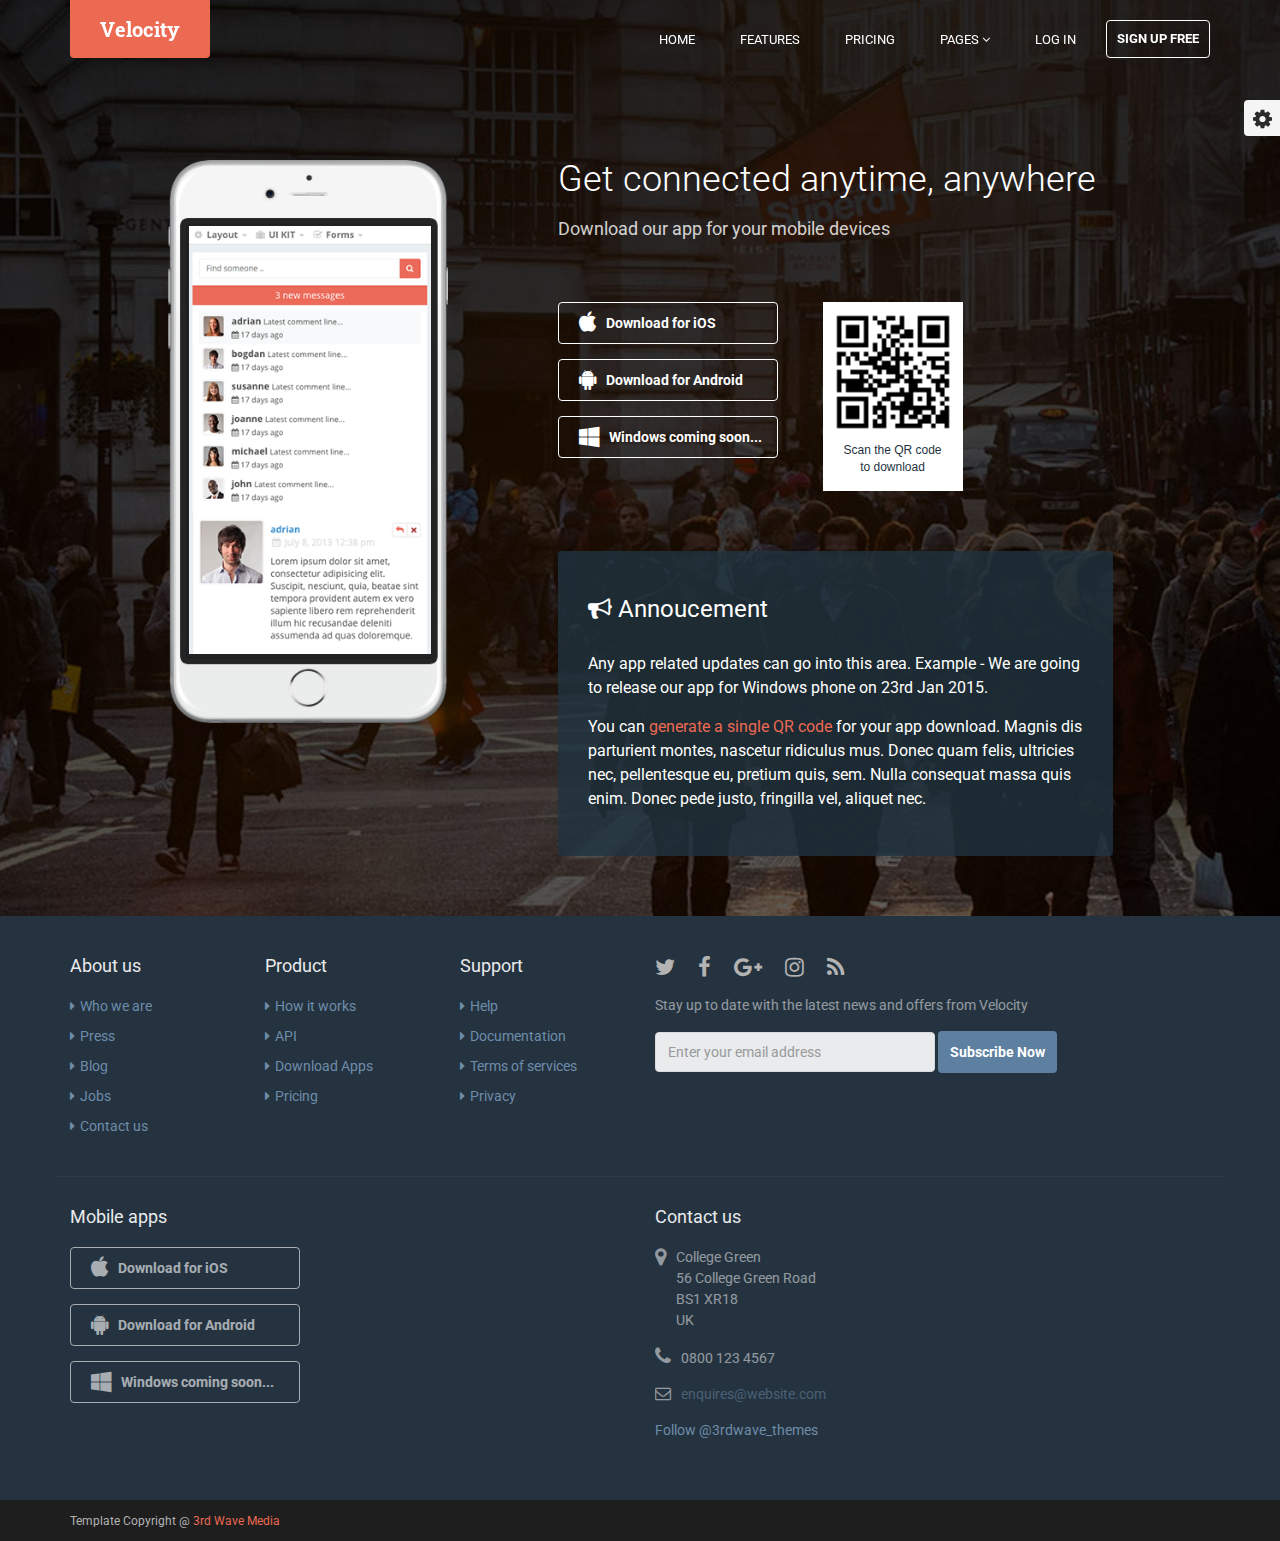
<file: download.html>
<!DOCTYPE html>
<!--[if IE 8]> <html lang="en" class="ie8"> <![endif]-->  
<!--[if IE 9]> <html lang="en" class="ie9"> <![endif]-->  
<!--[if !IE]><!--> <html lang="en"> <!--<![endif]-->  
<head>
    <title>Responsive website template for products</title>
    <!-- Meta -->
    <meta charset="utf-8">
    <meta http-equiv="X-UA-Compatible" content="IE=edge">
    <meta name="viewport" content="width=device-width, initial-scale=1.0">
    <meta name="description" content="">
    <meta name="author" content="">    
    <link rel="shortcut icon" href="favicon.ico">  
    <link href='http://fonts.googleapis.com/css?family=Roboto:400,400italic,500,500italic,700,700italic,900,900italic,300italic,300' rel='stylesheet' type='text/css'> 
    <link href='http://fonts.googleapis.com/css?family=Roboto+Slab:400,700,300,100' rel='stylesheet' type='text/css'>
    <!-- Global CSS -->
    <link rel="stylesheet" href="assets/plugins/bootstrap/css/bootstrap.min.css">   
    <!-- Plugins CSS -->    
    <link rel="stylesheet" href="assets/plugins/font-awesome/css/font-awesome.css">
    <link rel="stylesheet" href="assets/plugins/flexslider/flexslider.css">
    <!-- Theme CSS -->
    <link id="theme-style" rel="stylesheet" href="assets/css/styles.css">
    <!-- HTML5 shim and Respond.js for IE8 support of HTML5 elements and media queries -->
    <!--[if lt IE 9]>
      <script src="https://oss.maxcdn.com/html5shiv/3.7.2/html5shiv.min.js"></script>
      <script src="https://oss.maxcdn.com/respond/1.4.2/respond.min.js"></script>
    <![endif]-->
</head> 

<body class="download-page">   
    <!-- ******HEADER****** --> 
    <header id="header" class="header navbar-fixed-top">  
        <div class="container">       
            <h1 class="logo">
                <a href="index.html"><span class="logo-icon"></span><span class="text">Velocity</span></a>
            </h1><!--//logo-->
            <nav class="main-nav navbar-right" role="navigation">
                <div class="navbar-header">
                    <button class="navbar-toggle" type="button" data-toggle="collapse" data-target="#navbar-collapse">
                        <span class="sr-only">Toggle navigation</span>
                        <span class="icon-bar"></span>
                        <span class="icon-bar"></span>
                        <span class="icon-bar"></span>
                    </button><!--//nav-toggle-->
                </div><!--//navbar-header-->
                <div id="navbar-collapse" class="navbar-collapse collapse">
                    <ul class="nav navbar-nav">
                        <li class="nav-item"><a href="index.html">Home</a></li>
                        <li class="nav-item"><a href="features.html">Features</a></li>
                        <li class="nav-item"><a href="pricing.html">Pricing</a></li>
                        <li class="nav-item dropdown">
                            <a class="dropdown-toggle" data-toggle="dropdown" data-hover="dropdown" data-delay="0" data-close-others="false" href="#">Pages <i class="fa fa-angle-down"></i></a>
                            <ul class="dropdown-menu">
                                <li><a href="download.html">Download Apps</a></li>
                                <li><a href="blog.html">Blog</a></li>
                                <li><a href="blog-single.html">Blog Single</a></li>
                                <li><a href="blog-category.html">Blog Category</a></li>
                                <li><a href="blog-archive.html">Blog Archive</a></li>
                                <li><a href="about.html">About Us</a></li>
                                <li><a href="contact.html">Contact</a></li>                   
                            </ul>                            
                        </li><!--//dropdown-->                         
                        <li class="nav-item"><a href="login.html">Log in</a></li>
                        <li class="nav-item nav-item-cta last"><a class="btn btn-cta btn-cta-secondary" href="signup.html">Sign Up Free</a></li>
                    </ul><!--//nav-->
                </div><!--//navabr-collapse-->
            </nav><!--//main-nav-->         
        </div><!--//container-->
    </header><!--//header-->  
    
    <div class="headline-bg">
    </div><!--//headline-bg-->      
    
    <!-- ******Apps Section****** --> 
    <section class="apps-section section section-on-bg">
        <div class="container">
            <div class="row">
                <div class="content-area col-md-push-5 col-sm-push-6 col-xs-push-0 col-xs-12 col-sm-6">
                    <div class="download-area">
                        <h2 class="title">Get connected anytime, anywhere</h2>
                        <p class="intro">Download our app for your mobile devices</p>
                        <ul class="list-unstyled download-list">
                            <li><a class="btn btn-ghost" href="#"><i class="fa fa-apple"></i><span class="text">Download for iOS</span> </a></li>
                            <li><a class="btn btn-ghost" href="#"><i class="fa fa-android"></i><span class="text">Download for Android</span></a></li>
                            <li><a class="btn btn-ghost" href="#"><i class="fa fa-windows"></i><span class="text">Windows coming soon...</span></a></li>
                        </ul>
                        <!--//Only show QR code on desktop -->
                        <div class="qrcode-holder hidden-sm hidden-xs text-center">                      
                            <figure class="qrcode">
                                <img class="img-responsive" src="assets/images/mobile/QR-code.png" alt="QR code" />
                                <figcaption class="caption">Scan the QR code<br /> to download</figcaption>
                            </figure><!--//qrcode-->
                        </div>
                    </div><!--//download-area-->
                    <div class="info">
                        <div class="info-inner">
                            <h3 class="title"><i class="fa fa-bullhorn"></i> Annoucement</h3>
                            <p>Any app related updates can go into this area. Example - We are going to release our app for Windows phone on 23rd Jan 2015.</p>
                            <p>You can <a href="http://www.appqr.mobi/" target="_blank">generate a single QR code</a> for your app download. Magnis dis parturient montes, nascetur ridiculus mus. Donec quam felis, ultricies nec, pellentesque eu, pretium quis, sem. Nulla consequat massa quis enim. Donec pede justo, fringilla vel, aliquet nec.</p>
                            
                        </div>
                    </div>
                </div><!--//content-area-->    
                <div class="phone-holder-wrapper col-md-4 col-sm-5 col-xs-12 col-md-offset-1 col-sm-offset-1 col-xs-offste-0 col-md-pull-6 col-sm-pull-6 col-xs-pull-0">
                    <div class="phone-holder">
                        <img class="screenshot" src="assets/images/mobile/screenshot.png" alt="" />
                    </div><!--//phone-holder--> 
                </div><!--//phone-holder-wrapper-->               
            </div><!--//row-->        
        </div><!--//container-->
    </section><!--//feature-video--> 


    <!-- ******FOOTER****** --> 
    <footer class="footer">
        <div class="footer-content">
            <div class="container">
                <div class="row">                    
                    <div class="footer-col links col-md-2 col-sm-4 col-xs-12">
                        <div class="footer-col-inner">
                            <h3 class="title">About us</h3>
                            <ul class="list-unstyled">
                                <li><a href="#"><i class="fa fa-caret-right"></i>Who we are</a></li>
                                <li><a href="#"><i class="fa fa-caret-right"></i>Press</a></li>
                                <li><a href="#"><i class="fa fa-caret-right"></i>Blog</a></li>
                                <li><a href="#"><i class="fa fa-caret-right"></i>Jobs</a></li>
                                <li><a href="#"><i class="fa fa-caret-right"></i>Contact us</a></li>
                            </ul>
                        </div><!--//footer-col-inner-->
                    </div><!--//foooter-col-->    
                    <div class="footer-col links col-md-2 col-sm-4 col-xs-12">
                        <div class="footer-col-inner">
                            <h3 class="title">Product</h3>
                            <ul class="list-unstyled">
                                <li><a href="#"><i class="fa fa-caret-right"></i>How it works</a></li>
                                <li><a href="#"><i class="fa fa-caret-right"></i>API</a></li>
                                <li><a href="#"><i class="fa fa-caret-right"></i>Download Apps</a></li>
                                <li><a href="#"><i class="fa fa-caret-right"></i>Pricing</a></li>
                            </ul>
                        </div><!--//footer-col-inner-->
                    </div><!--//foooter-col-->              
                    <div class="footer-col links col-md-2 col-sm-4 col-xs-12 sm-break">
                        <div class="footer-col-inner">
                            <h3 class="title">Support</h3>
                            <ul class="list-unstyled">
                                <li><a href="#"><i class="fa fa-caret-right"></i>Help</a></li>
                                <li><a href="#"><i class="fa fa-caret-right"></i>Documentation</a></li>
                                <li><a href="#"><i class="fa fa-caret-right"></i>Terms of services</a></li>
                                <li><a href="#"><i class="fa fa-caret-right"></i>Privacy</a></li>
                            </ul>
                        </div><!--//footer-col-inner-->            
                    </div><!--//foooter-col-->   
                    <div class="footer-col connect col-xs-12 col-md-6">
                        <div class="footer-col-inner">
                            <ul class="social list-inline">
                                <li><a href="https://twitter.com/3rdwave_themes" target="_blank"><i class="fa fa-twitter"></i></a></li>
                                <li><a href="#"><i class="fa fa-facebook"></i></a></li>
                                <li><a href="#"><i class="fa fa-google-plus"></i></a></li>
                                <li><a href="#"><i class="fa fa-instagram"></i></a></li>        
                                <li class="row-end"><a href="#"><i class="fa fa-rss"></i></a></li>             
                            </ul>
                            <div class="form-container">
                                <p class="intro">Stay up to date with the latest news and offers from Velocity</p>
                                <form class="signup-form navbar-form">
                                    <div class="form-group">
                                        <input type="text" class="form-control" placeholder="Enter your email address">
                                    </div>   
                                    <button type="submit" class="btn btn-cta btn-cta-primary">Subscribe Now</button>                                 
                                </form>                               
                            </div><!--//subscription-form-->
                        </div><!--//footer-col-inner-->
                    </div><!--//foooter-col-->
                    <div class="clearfix"></div> 
                </div><!--//row-->
                <div class="row has-divider">
                    <div class="footer-col download col-xs-12 col-md-6">
                        <div class="footer-col-inner">
                            <h3 class="title">Mobile apps</h3>
                            <ul class="list-unstyled download-list">
                                <li><a class="btn btn-ghost" href="#"><i class="fa fa-apple"></i><span class="text">Download for iOS</span> </a></li>
                                <li><a class="btn btn-ghost" href="#"><i class="fa fa-android"></i><span class="text">Download for Android</span></a></li>
                                <li><a class="btn btn-ghost" href="#"><i class="fa fa-windows"></i><span class="text">Windows coming soon...</span></a></li>
                            </ul>
                        </div><!--//footer-col-inner-->
                    </div><!--//download-->
                    <div class="footer-col contact col-xs-12 col-md-6">
                        <div class="footer-col-inner">
                            <h3 class="title">Contact us</h3>                          
                            <p class="adr clearfix">
                                <i class="fa fa-map-marker pull-left"></i>        
                                <span class="adr-group pull-left">       
                                    <span class="street-address">College Green</span><br>
                                    <span class="region">56 College Green Road</span><br>
                                    <span class="postal-code">BS1 XR18</span><br>
                                    <span class="country-name">UK</span>
                                </span>
                            </p>
                            <p class="tel"><i class="fa fa-phone"></i>0800 123 4567</p>
                            <p class="email"><i class="fa fa-envelope-o"></i><a href="#">enquires@website.com</a></p> 
                            <a href="https://twitter.com/3rdwave_themes" class="twitter-follow-button" data-show-count="false">Follow @3rdwave_themes</a>
<script>!function(d,s,id){var js,fjs=d.getElementsByTagName(s)[0],p=/^http:/.test(d.location)?'http':'https';if(!d.getElementById(id)){js=d.createElement(s);js.id=id;js.src=p+'://platform.twitter.com/widgets.js';fjs.parentNode.insertBefore(js,fjs);}}(document, 'script', 'twitter-wjs');</script>                        
                        </div><!--//footer-col-inner-->
                    </div><!--//contact-->
                </div>
            </div><!--//container-->
        </div><!--//footer-content-->
        <div class="bottom-bar">
            <div class="container">
                <small class="copyright">Template Copyright @ <a href="http://themes.3rdwavemedia.com/" target="_blank">3rd Wave Media</a></small>                
            </div><!--//container-->
        </div><!--//bottom-bar-->
    </footer><!--//footer-->
    
    <!-- *****CONFIGURE STYLE****** -->  
    <div class="config-wrapper">
        <div class="config-wrapper-inner">
            <a id="config-trigger" class="config-trigger" href="#"><i class="fa fa-cog"></i></a>
            <div id="config-panel" class="config-panel">
                <h5>Choose Colour</h5>
                <ul id="color-options" class="list-unstyled list-inline">
                    <li class="theme-1 active" ><a data-style="assets/css/styles.css" href="#"></a></li>
                    <li class="theme-2"><a data-style="assets/css/styles-2.css" href="#"></a></li>
                    <li class="theme-3"><a data-style="assets/css/styles-3.css" href="#"></a></li>
                    <li class="theme-4"><a data-style="assets/css/styles-4.css" href="#"></a></li>                   
                    <li class="theme-5"><a data-style="assets/css/styles-5.css" href="#"></a></li>                     
                    <li class="theme-6"><a data-style="assets/css/styles-6.css" href="#"></a></li>
                    <li class="theme-7"><a data-style="assets/css/styles-7.css" href="#"></a></li>
                    <li class="theme-8"><a data-style="assets/css/styles-8.css" href="#"></a></li>                    
                    <li class="theme-9"><a data-style="assets/css/styles-9.css" href="#"></a></li>
                    <li class="theme-10"><a data-style="assets/css/styles-10.css" href="#"></a></li>
                </ul><!--//color-options-->
                <a id="config-close" class="close" href="#"><i class="fa fa-times-circle"></i></a>
            </div><!--//configure-panel-->
        </div><!--//config-wrapper-inner-->
    </div><!--//config-wrapper-->
 
    <!-- Javascript -->          
    <script type="text/javascript" src="assets/plugins/jquery-1.12.3.min.js"></script>
    <script type="text/javascript" src="assets/plugins/bootstrap/js/bootstrap.min.js"></script> 
    <script type="text/javascript" src="assets/plugins/bootstrap-hover-dropdown.min.js"></script>
    <script type="text/javascript" src="assets/plugins/back-to-top.js"></script>
    <script type="text/javascript" src="assets/plugins/jquery-placeholder/jquery.placeholder.js"></script>
    <script type="text/javascript" src="assets/plugins/FitVids/jquery.fitvids.js"></script>  
    <script type="text/javascript" src="assets/plugins/flexslider/jquery.flexslider-min.js"></script> 
    <script type="text/javascript" src="assets/js/main.js"></script>
    
            
</body>
</html>
</file>
<file: assets/css/styles.css>
/*   
 * Template Name: Velocity - Responsive Website Template for Products
 * Version: 1.6
 * Author: Xiaoying Riley at 3rd Wave Media
 * Website: http://themes.3rdwavemedia.com/
 * Twitter: @3rdwave_themes
*/
/* ======= Base ======= */
body {
  font-family: 'Roboto', arial, sans-serif;
  color: #444;
  font-size: 16px;
  -webkit-font-smoothing: antialiased;
  -moz-osx-font-smoothing: grayscale;
}
p {
  margin-bottom: 15px;
  line-height: 1.5;
}
a {
  color: #ec6952;
  -webkit-transition: all 0.4s ease-in-out;
  -moz-transition: all 0.4s ease-in-out;
  -ms-transition: all 0.4s ease-in-out;
  -o-transition: all 0.4s ease-in-out;
}
a:hover {
  text-decoration: underline;
  color: #e74124;
}
a:focus {
  text-decoration: none;
}
.btn,
a.btn {
  -webkit-transition: all 0.4s ease-in-out;
  -moz-transition: all 0.4s ease-in-out;
  -ms-transition: all 0.4s ease-in-out;
  -o-transition: all 0.4s ease-in-out;
  font-weight: bold;
}
.btn .fa,
a.btn .fa {
  color: #fff;
  margin-right: 5px;
}
a.btn-cta,
.btn-cta {
  padding: 8px 30px;
}
a.btn-cta-primary,
.btn-cta-primary {
  background: #ec6952;
  border: 2px solid #ec6952;
  color: #fff;
}
a.btn-cta-primary:hover,
.btn-cta-primary:hover {
  background: #e9553b;
  border: 2px solid #e9553b;
  color: #fff;
}
a.btn-cta-secondary,
.btn-cta-secondary {
  background: none;
  border: 2px solid #ec6952;
  color: #ec6952;
}
a.btn-cta-secondary:hover,
.btn-cta-secondary:hover {
  background: #ec6952;
  border: 2px solid #ec6952;
  color: #fff;
}
a.btn-ghost,
.btn-ghost {
  background: none;
  border: 1px solid #fff;
  color: #fff !important;
  padding: 8px 20px;
  vertical-align: middle;
}
a.btn-ghost:hover,
.btn-ghost:hover {
  background: #4a6781;
  border: 1px solid #4a6781;
  color: #fff;
}
a.btn-ghost .fa,
.btn-ghost .fa {
  margin-right: 10px;
  font-size: 22px;
}
a.btn-ghost .text,
.btn-ghost .text {
  position: relative;
  top: -2px;
}
.highlight {
  color: #ec6952;
}
.form-control {
  -webkit-box-shadow: none;
  -moz-box-shadow: none;
  box-shadow: none;
  height: 40px;
  border-color: #eee;
}
.form-control::-webkit-input-placeholder {
  /* WebKit browsers */
  color: #a6a6a6;
}
.form-control:-moz-placeholder {
  /* Mozilla Firefox 4 to 18 */
  color: #a6a6a6;
}
.form-control::-moz-placeholder {
  /* Mozilla Firefox 19+ */
  color: #a6a6a6;
}
.form-control:-ms-input-placeholder {
  /* Internet Explorer 10+ */
  color: #a6a6a6;
}
.form-control:focus {
  border-color: #e1e1e1;
  -webkit-box-shadow: none;
  -moz-box-shadow: none;
  box-shadow: none;
}
.text-highlight {
  color: #952410;
}
input[type="text"],
input[type="email"],
input[type="password"],
input[type="submit"],
input[type="button"],
textarea,
select {
  appearance: none;
  /* for mobile safari */
  -webkit-appearance: none;
}
#topcontrol {
  background: #5d80a1;
  color: #fff;
  text-align: center;
  display: inline-block;
  width: 35px;
  height: 35px;
  border: none;
  -webkit-border-radius: 50%;
  -moz-border-radius: 50%;
  -ms-border-radius: 50%;
  -o-border-radius: 50%;
  border-radius: 50%;
  -moz-background-clip: padding;
  -webkit-background-clip: padding-box;
  background-clip: padding-box;
  -webkit-transition: all 0.4s ease-in-out;
  -moz-transition: all 0.4s ease-in-out;
  -ms-transition: all 0.4s ease-in-out;
  -o-transition: all 0.4s ease-in-out;
  z-index: 30;
}
#topcontrol:hover {
  background: #384d60;
}
#topcontrol .fa {
  position: relative;
  top: 3px;
  font-size: 25px;
}
.video-container iframe {
  max-width: 100%;
}
/* ======= Header ======= */
.header {
  color: #fff;
  width: 100%;
  position: relative;
  z-index: 40;
  height: 80px;
}
.header.scrolled {
  height: 80px;
  top: 0;
}
.header.scrolled .main-nav .nav .nav-item a {
  color: #666;
  -webkit-opacity: 1;
  -moz-opacity: 1;
  opacity: 1;
}
.header.scrolled .main-nav .nav .nav-item.nav-item-cta a.btn-cta-secondary {
  background: #ec6952;
  border-color: #ec6952;
}
.header.scrolled .main-nav .nav .dropdown-menu a {
  color: #fff;
}
.header h1.logo {
  font-family: "Roboto Slab", arial, sans-serif;
  margin-top: 0;
  margin-bottom: 0;
  font-weight: bold;
  font-size: 15px;
  float: left;
}
.header h1.logo a {
  color: #fff;
  padding: 15px 30px;
  display: inline-block;
  text-align: center;
  line-height: 1.4;
  max-width: 155px;
  background: #ec6952;
  -webkit-border-top-right-radius: 0;
  -webkit-border-bottom-right-radius: 4px;
  -webkit-border-bottom-left-radius: 4px;
  -webkit-border-top-left-radius: 0;
  -moz-border-radius-topright: 0;
  -moz-border-radius-bottomright: 4px;
  -moz-border-radius-bottomleft: 4px;
  -moz-border-radius-topleft: 0;
  border-top-right-radius: 0;
  border-bottom-right-radius: 4px;
  border-bottom-left-radius: 4px;
  border-top-left-radius: 0;
  -moz-background-clip: padding;
  -webkit-background-clip: padding-box;
  background-clip: padding-box;
  -webkit-transition: color 0.4s ease-in-out;
  -moz-transition: color 0.4s ease-in-out;
  -ms-transition: color 0.4s ease-in-out;
  -o-transition: color 0.4s ease-in-out;
  position: relative;
  font-size: 20px;
}
.header h1.logo a:hover {
  text-decoration: none;
}
.header h1.logo .logo-title {
  vertical-align: middle;
  line-height: 1.6;
}
.header .main-nav {
  margin-top: 15px;
}
.header .main-nav .navbar-toggle {
  margin-right: 0;
  margin-top: 0;
  background: none;
  position: absolute;
  right: 10px;
  top: 10px;
}
.header .main-nav .navbar-toggle:focus {
  outline: none;
}
.header .main-nav .navbar-toggle .icon-bar {
  background-color: rgba(255, 255, 255, 0.6);
  height: 3px;
}
.header .main-nav .navbar-toggle:hover .icon-bar {
  background-color: #fff;
}
.header .main-nav .nav .nav-item {
  font-weight: normal;
  text-transform: uppercase;
  font-size: 13px;
  margin-right: 15px;
}
.header .main-nav .nav .nav-item.active a {
  color: #ec6952;
  background: none;
  font-weight: bold;
}
.header .main-nav .nav .nav-item.nav-item-cta a.btn-cta-secondary {
  border: 1px solid #fff;
  color: #fff;
  padding: 8px 10px;
  margin-top: 5px;
  font-size: 13px;
}
.header .main-nav .nav .nav-item.nav-item-cta a.btn-cta-secondary:hover {
  border: 1px solid #ec6952;
  background: #ec6952;
}
.header .main-nav .nav .nav-item a {
  color: #fff;
}
.header .main-nav .nav .nav-item a:hover {
  color: #ec6952;
  background: none;
}
.header .main-nav .nav .nav-item a:focus {
  outline: none;
  background: none;
}
.header .main-nav .nav .nav-item a:active {
  outline: none;
  background: none;
}
.header .main-nav .nav .nav-item.active {
  color: #ec6952;
}
.header .main-nav .nav .nav-item.last {
  margin-right: 0;
}
.header .main-nav .nav.active {
  position: relative;
}
.header .main-nav .nav.active > a {
  background: #e74124;
  color: #fff;
  color: rgba(255, 255, 255, 0.8);
}
.header .main-nav .nav.active > a:before {
  content: "\f0d8";
  position: absolute;
  bottom: -8px;
  left: 0;
  text-align: center;
  font-family: FontAwesome;
  display: block;
  font-size: 12px;
  width: 100%;
}
.header .main-nav .nav.active > a.dropdown-toggle:before {
  display: none;
}
.header .main-nav .nav.open a {
  background: none;
}
.header .main-nav .nav .dropdown-menu {
  -webkit-border-radius: 4px;
  -moz-border-radius: 4px;
  -ms-border-radius: 4px;
  -o-border-radius: 4px;
  border-radius: 4px;
  -moz-background-clip: padding;
  -webkit-background-clip: padding-box;
  background-clip: padding-box;
  margin: 0;
  border: none;
  text-transform: none;
  min-width: 180px;
  background: #253340;
}
.header .main-nav .nav .dropdown-menu:before {
  content: "";
  display: block;
  width: 0;
  height: 0;
  border-left: 10px solid transparent;
  border-right: 10px solid transparent;
  border-bottom: 10px solid #253340;
  position: absolute;
  right: 30px;
  top: -10px;
}
.header .main-nav .nav .dropdown-menu a {
  border-bottom: 1px solid #212e3a;
  padding: 8px 20px;
  color: #fff;
  -webkit-opacity: 1;
  -moz-opacity: 1;
  opacity: 1;
}
.header .main-nav .nav .dropdown-menu a:hover {
  background: #2e4050;
  color: #fff;
}
/* Override bootstrap default */
.nav .open > a,
.nav .open > a:hover,
.nav .open > a:focus {
  background: none;
}
/* ======= Headline Background & Slideshow ======= */
.bg-slider-wrapper {
  content: "";
  position: absolute;
  width: 100%;
  top: 0;
  left: 0;
  height: 780px;
  background: #373737;
}
.bg-slider-wrapper .flexslider {
  margin: 0;
  -webkit-box-shadow: none;
  -moz-box-shadow: none;
  box-shadow: none;
  border: none;
  -webkit-border-radius: 0;
  -moz-border-radius: 0;
  -ms-border-radius: 0;
  -o-border-radius: 0;
  border-radius: 0;
  -moz-background-clip: padding;
  -webkit-background-clip: padding-box;
  background-clip: padding-box;
}
.bg-slider-wrapper .flexslider .slide {
  display: block;
  height: 780px;
}
.bg-slider-wrapper .flexslider .slide.slide-1 {
  background: #253340 url('../images/background/balloons.jpg') no-repeat 10% top;
  -webkit-background-size: cover;
  -moz-background-size: cover;
  -o-background-size: cover;
  background-size: cover;
}
.bg-slider-wrapper .flexslider .slide.slide-2 {
  background: #253340 url('../images/background/balloons.jpg') no-repeat 50% top;
  -webkit-background-size: cover;
  -moz-background-size: cover;
  -o-background-size: cover;
  background-size: cover;
}
.bg-slider-wrapper .flexslider .slide.slide-3 {
  background: #253340 url('../images/background/balloons.jpg') no-repeat 50% top;
  -webkit-background-size: cover;
  -moz-background-size: cover;
  -o-background-size: cover;
  background-size: cover;
}
.bg-slider-wrapper .flexslider .flex-control-nav {
  z-index: 30;
  bottom: 30px;
  position: relative;
}
.bg-slider-wrapper .flexslider .flex-control-nav li a {
  background: #999;
}
.bg-slider-wrapper .flexslider .flex-control-nav li a.flex-active {
  background: #bfbfbf;
}
.headline-bg {
  position: absolute;
  width: 100%;
  top: 0;
  left: 0;
  height: 500px;
  background: #253340 url('../images/background/bg-header-small-1.jpg') no-repeat 50% top;
  -webkit-background-size: cover;
  -moz-background-size: cover;
  -o-background-size: cover;
  background-size: cover;
}
.headline-bg.pricing-headline-bg {
  background-image: url('../images/background/bg-header-small-2.jpg');
}
.headline-bg.contact-headline-bg {
  background-image: url('../images/background/bg-header-small-3.jpg');
}
.headline-bg.about-headline-bg {
  background-image: url('../images/background/bg-header-small-4.jpg');
}
/* ======= Promo ======= */
.promo {
  padding-top: 120px;
  position: relative;
  color: #fff;
  margin-bottom: 80px;
  height: 620px;
  z-index: 10;
}
.promo .title {
  font-size: 46px;
  margin-bottom: 20px;
  margin-top: 0;
  font-weight: 700;
  text-shadow: 0 1px 1px rgba(0, 0, 0, 0.5);
}
.promo.section .intro {
  max-width: 600px;
  margin: 0 auto;
  margin-bottom: 30px;
}
.promo .btn-cta {
  font-size: 18px;
}
.promo .btn-link {
  color: #fff;
  font-weight: bold;
  text-transform: uppercase;
  font-size: 12px;
  -webkit-opacity: 0.7;
  -moz-opacity: 0.7;
  opacity: 0.7;
  text-decoration: none;
}
.promo .btn-link:hover {
  -webkit-opacity: 1;
  -moz-opacity: 1;
  opacity: 1;
  text-decoration: none;
}
.promo .btn-link:focus {
  outline: none;
}
.promo .btn-link .fa {
  margin-right: 5px;
  font-size: 18px;
  position: relative;
  top: 2px;
}
/* ======= sections-wrapper ======= */
.sections-wrapper {
  background: #fff;
  z-index: 20;
  position: relative;
}
.section .intro {
  max-width: 700px;
  margin: 0 auto;
  margin-bottom: 60px;
  text-align: center;
  color: #999;
  font-size: 18px;
}
.section-on-bg .title {
  color: #fff;
}
.section-on-bg .intro {
  color: #fff;
  -webkit-opacity: 0.8;
  -moz-opacity: 0.8;
  opacity: 0.8;
}
/* ======= Why ======= */
.why {
  padding-top: 80px;
  padding-bottom: 80px;
}
.why .title {
  font-size: 36px;
  font-weight: 300;
  margin-top: 0;
}
.why .intro {
  color: #999;
  margin-bottom: 30px;
  font-size: 18px;
}
.why .item {
  padding: 90px 0;
  border-bottom: 1px solid #eee;
}
.why .item.last-item {
  border-bottom: none;
}
.why .item .title {
  font-size: 26px;
  color: #4a6781;
  margin-top: 0;
  margin-bottom: 15px;
}
.why .item .desc {
  margin-bottom: 60px;
}
.why .item .desc .fa {
  margin-right: 5px;
}
.why .item .quote {
  position: relative;
}
.why .item .quote .quote-profile {
  position: absolute;
  left: 0;
}
.why .item .quote .quote-content {
  margin-left: 90px;
  background: #f5f5f5;
  border-left: 4px solid #e8e8e8;
  -webkit-border-radius: 4px;
  -moz-border-radius: 4px;
  -ms-border-radius: 4px;
  -o-border-radius: 4px;
  border-radius: 4px;
  -moz-background-clip: padding;
  -webkit-background-clip: padding-box;
  background-clip: padding-box;
  font-size: 14px;
  padding: 15px;
}
.why .item .quote .quote-content:before {
  content: "";
  display: block;
  width: 0;
  height: 0;
  border-top: 10px solid transparent;
  border-bottom: 10px solid transparent;
  border-right: 10px solid #e8e8e8;
  position: absolute;
  left: 80px;
  top: 25px;
}
.why .item .quote blockquote {
  border-left: none;
  font-style: italic;
  color: #666;
  font-size: 16px;
  padding: 0;
  margin-bottom: 10px;
}
.why .item .quote .source {
  color: #999;
  font-size: 13px;
  margin-bottom: 0;
}
.why .item .quote .source a {
  color: #999;
}
.why .item .quote .source a:hover {
  color: #808080;
}
.why .figure {
  position: relative;
  text-align: center;
}
.why .figure .figure-caption {
  color: #b3b3b3;
  font-size: 13px;
  margin-top: 10px;
  text-align: center;
}
.why .figure .figure-caption a {
  color: #b3b3b3;
}
.why .figure .figure-caption a:hover {
  color: #ec6952;
}
.why .figure img {
  margin-left: auto;
  margin-right: auto;
}
.why .control {
  position: absolute;
  top: 120px;
  left: 50%;
  margin-left: -65px;
}
.why .control .play-trigger {
  color: #fff;
  background: rgba(0, 0, 0, 0.3);
  position: relative;
  width: 60px;
  height: 60px;
  border: 4px solid #fff;
  -webkit-border-radius: 50%;
  -moz-border-radius: 50%;
  -ms-border-radius: 50%;
  -o-border-radius: 50%;
  border-radius: 50%;
  -moz-background-clip: padding;
  -webkit-background-clip: padding-box;
  background-clip: padding-box;
  margin: 0 auto;
  text-align: center;
  -webkit-opacity: 0.9;
  -moz-opacity: 0.9;
  opacity: 0.9;
  -webkit-transition: all 0.4s ease-in-out;
  -moz-transition: all 0.4s ease-in-out;
  -ms-transition: all 0.4s ease-in-out;
  -o-transition: all 0.4s ease-in-out;
}
.why .control .play-trigger:active,
.why .control .play-trigger:focus {
  outline: none;
}
.why .control .play-trigger:hover {
  color: #fff;
  -webkit-opacity: 1;
  -moz-opacity: 1;
  opacity: 1;
  background: rgba(0, 0, 0, 0.6);
}
.why .control .play-trigger:hover .fa {
  cursor: pointer;
}
.why .control .play-trigger .fa {
  font-size: 26px;
  position: relative;
  left: 2px;
}
.why .feature-lead .title {
  font-weight: 300;
  font-size: 16px;
  margin-bottom: 15px;
}
/* ======= Testimonials ======= */
.testimonials {
  background: #f5f5f5;
  padding-top: 60px;
  padding-bottom: 120px;
}
.testimonials .carousel-indicators {
  bottom: -60px;
  z-index: auto;
}
.testimonials .carousel-indicators li {
  background: #ccc;
  border: none;
  margin: 1px;
}
.testimonials .carousel-indicators li.active {
  background: #f19180;
  border: none;
  width: 10px;
  height: 10px;
  margin: 1px;
}
.testimonials .title {
  font-size: 36px;
  font-weight: 300;
  margin-top: 0;
  margin-bottom: 60px;
}
.testimonials .item .profile {
  position: absolute;
  left: 0;
}
.testimonials .item .content {
  padding-left: 210px;
}
.testimonials .item blockquote {
  font-size: 20px;
  font-weight: 300;
  border-left: 0;
  padding: 0;
  position: relative;
}
.testimonials .item blockquote .fa {
  position: absolute;
  color: #ef7d69;
  font-size: 22px;
  left: -45px;
}
.testimonials .item .source {
  color: #ec6952;
}
.testimonials .item .source .title {
  font-size: 16px;
  color: #666;
}
/* ======= Press ======= */
.press {
  padding-top: 80px;
  padding-bottom: 80px;
}
.press .title {
  font-size: 36px;
  font-weight: 300;
  margin-top: 0;
  margin-bottom: 60px;
}
.press .press-list {
  margin-bottom: 15px;
  text-align: center;
}
.press .press-list.last {
  margin-bottom: 60px;
}
.press .press-list li {
  display: block;
  height: 80px;
}
.press .press-list li img {
  -webkit-opacity: 0.6;
  -moz-opacity: 0.6;
  opacity: 0.6;
}
.press .press-list li:hover img {
  -webkit-opacity: 1;
  -moz-opacity: 1;
  opacity: 1;
}
.press .press-lead .title {
  font-size: 18px;
  margin-bottom: 15px;
}
/* ======= cta-section ======= */
.cta-section {
  background: #253340 url('../images/background/bg-footer-1.jpg') no-repeat left top;
  background-size: cover;
  min-height: 420px;
  color: #fff;
  padding-top: 80px;
  border: none;
}
.cta-section.pricing-cta-section {
  background-image: url('../images/background/bg-footer-2.jpg');
}
.cta-section.contact-cta-section {
  background-image: url('../images/background/bg-footer-3.jpg');
}
.cta-section .title {
  font-size: 36px;
  font-weight: 300;
  margin-top: 0;
  margin-bottom: 60px;
}
.cta-section .btn-cta {
  font-size: 20px;
}
.cta-section .intro {
  margin-bottom: 15px;
  color: #fff;
}
.cta-section .counting {
  color: #ec6952;
  font-weight: bold;
  -webkit-opacity: 1;
  -moz-opacity: 1;
  opacity: 1;
}
/* ======= Features video ======= */
.features-video {
  padding-top: 170px;
  position: relative;
  z-index: 10;
}
.features-video .title {
  font-size: 36px;
  margin-bottom: 60px;
  margin-top: 0;
  color: #fff;
  font-weight: 300;
}
.features-video .video-container {
  max-width: 800px;
  margin: 0 auto;
}
.features-video iframe {
  background: #fff;
  padding: 15px;
  -webkit-border-radius: 4px;
  -moz-border-radius: 4px;
  -ms-border-radius: 4px;
  -o-border-radius: 4px;
  border-radius: 4px;
  -moz-background-clip: padding;
  -webkit-background-clip: padding-box;
  background-clip: padding-box;
  border: 1px solid #eee;
  -webkit-box-shadow: 0 4px 1px rgba(0, 0, 0, 0.05);
  -moz-box-shadow: 0 4px 1px rgba(0, 0, 0, 0.05);
  box-shadow: 0 4px 1px rgba(0, 0, 0, 0.05);
}
/* ======= Features tabs ======= */
.features-tabbed {
  padding-top: 80px;
  padding-bottom: 80px;
}
.features-tabbed .title {
  font-size: 36px;
  font-weight: 300;
  margin-top: 0;
  margin-bottom: 60px;
}
.features-tabbed .tab-content {
  padding: 60px 30px;
}
.features-tabbed .tab-content .title {
  font-size: 16px;
  color: #f19180;
  font-weight: bold;
  margin-bottom: 30px;
}
.features-tabbed .tab-content .desc {
  margin-bottom: 30px;
  color: #666;
}
.features-tabbed .tab-content .desc ul {
  padding-left: 30px;
  padding-top: 15px;
  padding-bottom: 15px;
}
.features-tabbed .tab-content .desc ul li {
  margin-bottom: 10px;
}
.features-tabbed .tab-content .desc ul .fa {
  color: #ec6952;
  margin-right: 5px;
}
.features-tabbed .tab-content .desc blockquote {
  font-style: italic;
  color: #808080;
}
.features-tabbed .tab-content .desc .table {
  font-size: 14px;
  padding: 15px 0;
}
.features-tabbed .tab-content .desc .box {
  background: #f5f5f5;
  padding: 30px;
  font-size: 14px;
}
.features-tabbed .tab-content .figure {
  margin-bottom: 60px;
}
.features-tabbed .tab-content .figure img {
  -webkit-box-shadow: 0px 0px 5px 0px rgba(0, 0, 0, 0.2);
  -moz-box-shadow: 0px 0px 5px 0px rgba(0, 0, 0, 0.2);
  box-shadow: 0px 0px 5px 0px rgba(0, 0, 0, 0.2);
  margin: 0 auto;
}
.features-tabbed .tab-content .figure .figure-caption {
  color: #b3b3b3;
  font-size: 13px;
  margin-top: 10px;
  text-align: center;
}
.features-tabbed .tab-content .figure .figure-caption a {
  color: #b3b3b3;
}
.features-tabbed .tab-content .figure .figure-caption a:hover {
  color: #ec6952;
}
.nav-tabs {
  border: none;
  margin: 0 auto;
  display: -webkit-box;
  /* OLD - iOS 6-, Safari 3.1-6 */
  display: -moz-box;
  /* OLD - Firefox 19- (buggy but mostly works) */
  display: -ms-flexbox;
  /* TWEENER - IE 10 */
  display: -webkit-flex;
  /* NEW - Chrome */
  display: flex;
  /* NEW, Spec - Opera 12.1, Firefox 20+ */
  text-align: center;
  position: relative;
}
.nav-tabs:before {
  content: "";
  display: block;
  border-bottom: 1px solid #eee;
  position: absolute;
  bottom: 0;
}
.nav-tabs > li {
  margin-bottom: -1px;
  position: relative;
  z-index: 1;
  background: #fff;
  border: 1px solid #eee;
  border-right: none;
  -webkit-box-flex: 1;
  /* OLD - iOS 6-, Safari 3.1-6 */
  -moz-box-flex: 1;
  /* OLD - Firefox 19- */
  width: 20%;
  /* For old syntax, otherwise collapses. */
  -webkit-flex: 1;
  /* Chrome */
  -ms-flex: 1;
  /* IE 10 */
  flex: 1;
}
.nav-tabs > li > a {
  -webkit-border-radius: 0;
  -moz-border-radius: 0;
  -ms-border-radius: 0;
  -o-border-radius: 0;
  border-radius: 0;
  -moz-background-clip: padding;
  -webkit-background-clip: padding-box;
  background-clip: padding-box;
  margin-right: 0px;
  color: #999;
  padding: 15px 30px;
  font-size: 14px;
  background: #fafafa;
  border: none;
}
.nav-tabs > li > a .fa {
  font-size: 20px;
}
.nav-tabs > li > a:hover {
  background: #f5f5f5;
}
.nav-tabs > li.active {
  border-top-color: #ec6952;
  border-bottom-color: #fff;
}
.nav-tabs > li.active > a {
  color: #ec6952;
  background: #fff;
  -webkit-box-shadow: inset 0 3px 0 #ec6952;
  -moz-box-shadow: inset 0 3px 0 #ec6952;
  box-shadow: inset 0 3px 0 #ec6952;
  border: none;
}
.nav-tabs > li.active > a:hover,
.nav-tabs > li.active > a:focus {
  border: none;
}
.nav-tabs > li.active:hover > a {
  border-top: 0;
  border: none;
  color: #ec6952;
}
.nav-tabs > li.last {
  border-right: 1px solid #eee;
}
/* ======= Steps ======= */
.steps {
  background: #f5f5f5;
  padding-top: 80px;
  padding-bottom: 120px;
}
.steps .title {
  font-size: 36px;
  font-weight: 300;
  margin-top: 0;
  margin-bottom: 60px;
}
.steps .step {
  padding: 30px 60px;
  color: #666;
}
.steps .step .title {
  text-align: center;
  font-size: 16px;
  margin-bottom: 15px;
}
.steps .step .title .number {
  width: 90px;
  height: 90px;
  display: block;
  -webkit-border-radius: 50%;
  -moz-border-radius: 50%;
  -ms-border-radius: 50%;
  -o-border-radius: 50%;
  border-radius: 50%;
  -moz-background-clip: padding;
  -webkit-background-clip: padding-box;
  background-clip: padding-box;
  text-align: center;
  background: #ec6952;
  border: 5px solid #f19180;
  color: #fff;
  margin: 0 auto;
  padding-top: 25px;
  font-size: 26px;
  font-weight: bold;
  font-family: arial, sans-serif;
  margin-bottom: 30px;
}
.steps .step .title .text {
  color: #f19180;
  font-weight: bold;
  font-size: 16px;
}
.steps .btn-cta-primary {
  margin: 0 auto;
  margin-top: 60px;
  font-size: 20px;
}
/* ======= Pricing ======= */
.pricing {
  padding: 80px 0;
  padding-top: 170px;
  position: relative;
  z-index: 10;
}
.pricing .title {
  font-size: 36px;
  font-weight: 300;
  margin-top: 0;
  margin-bottom: 30px;
  color: #fff;
}
.pricing .intro {
  color: #fff;
  margin-bottom: 80px;
}
.pricing .item {
  padding: 0;
  -webkit-border-radius: 4px;
  -moz-border-radius: 4px;
  -ms-border-radius: 4px;
  -o-border-radius: 4px;
  border-radius: 4px;
  -moz-background-clip: padding;
  -webkit-background-clip: padding-box;
  background-clip: padding-box;
  -webkit-box-shadow: 0 4px 1px rgba(0, 0, 0, 0.05);
  -moz-box-shadow: 0 4px 1px rgba(0, 0, 0, 0.05);
  box-shadow: 0 4px 1px rgba(0, 0, 0, 0.05);
  margin-bottom: 30px;
}
.pricing .item.best-buy {
  top: -15px;
  z-index: 11;
  position: relative;
}
.pricing .item.best-buy .item-inner {
  -webkit-box-shadow: 0px 0px 10px 0px rgba(0, 0, 0, 0.2);
  -moz-box-shadow: 0px 0px 10px 0px rgba(0, 0, 0, 0.2);
  box-shadow: 0px 0px 10px 0px rgba(0, 0, 0, 0.2);
}
.pricing .item.best-buy .item-inner:hover {
  -webkit-box-shadow: 0px 0px 20px 0px rgba(0, 0, 0, 0.25);
  -moz-box-shadow: 0px 0px 20px 0px rgba(0, 0, 0, 0.25);
  box-shadow: 0px 0px 20px 0px rgba(0, 0, 0, 0.25);
}
.pricing .item.best-buy .heading {
  padding-top: 45px;
}
.pricing .item.best-buy .content {
  padding-bottom: 45px;
}
.pricing .item .item-inner {
  background: #fff;
  -webkit-border-radius: 4px;
  -moz-border-radius: 4px;
  -ms-border-radius: 4px;
  -o-border-radius: 4px;
  border-radius: 4px;
  -moz-background-clip: padding;
  -webkit-background-clip: padding-box;
  background-clip: padding-box;
  position: relative;
  border: 1px solid #eee;
}
.pricing .item .item-inner:hover {
  -webkit-box-shadow: 0px 0px 10px 0px rgba(0, 0, 0, 0.2);
  -moz-box-shadow: 0px 0px 10px 0px rgba(0, 0, 0, 0.2);
  box-shadow: 0px 0px 10px 0px rgba(0, 0, 0, 0.2);
}
.pricing .item .heading {
  margin-top: 0;
  padding: 30px 15px;
  -webkit-border-top-right-radius: 4px;
  -webkit-border-bottom-right-radius: 0;
  -webkit-border-bottom-left-radius: 0;
  -webkit-border-top-left-radius: 4px;
  -moz-border-radius-topright: 4px;
  -moz-border-radius-bottomright: 0;
  -moz-border-radius-bottomleft: 0;
  -moz-border-radius-topleft: 4px;
  border-top-right-radius: 4px;
  border-bottom-right-radius: 0;
  border-bottom-left-radius: 0;
  border-top-left-radius: 4px;
  -moz-background-clip: padding;
  -webkit-background-clip: padding-box;
  background-clip: padding-box;
}
.pricing .item .heading .title {
  margin-bottom: 30px;
  padding-bottom: 30px;
  font-weight: 400;
  font-size: 18px;
  border-bottom: 1px dashed #eee;
  color: #444;
}
.pricing .item .content {
  padding: 30px 15px;
  padding-top: 0;
  font-size: 14px;
}
.pricing .item .price-figure {
  -webkit-border-radius: 50%;
  -moz-border-radius: 50%;
  -ms-border-radius: 50%;
  -o-border-radius: 50%;
  border-radius: 50%;
  -moz-background-clip: padding;
  -webkit-background-clip: padding-box;
  background-clip: padding-box;
  margin: 0 auto;
}
.pricing .item .price-figure .number {
  font-size: 42px;
  font-weight: bold;
}
.pricing .item .price-figure .unit {
  font-weight: 400;
  color: #b3b3b3;
}
.pricing .item .price-figure .currency {
  top: -12px;
  right: 2px;
  position: relative;
  font-family: arial, sans-serif;
  color: #666;
  font-size: 18px;
}
.pricing .item .ribbon {
  position: absolute;
  top: -6px;
  right: -6px;
  width: 110px;
  height: 110px;
  overflow: hidden;
}
.pricing .item .ribbon .text {
  position: relative;
  left: -8px;
  top: 18px;
  width: 158px;
  padding: 10px 10px;
  font-size: 15px;
  font-weight: bold;
  text-align: center;
  text-transform: uppercase;
  color: #fff;
  background-color: #5d80a1;
  -webkit-transform: rotate(45deg) translate3d(0, 0, 0);
  -moz-transform: rotate(45deg) translate3d(0, 0, 0);
  -ms-transform: rotate(45deg) translate3d(0, 0, 0);
  -o-transform: rotate(45deg) translate3d(0, 0, 0);
}
.pricing .item .ribbon .text:before,
.pricing .item .ribbon .text:after {
  content: '';
  position: absolute;
  bottom: -5px;
  border-top: 5px solid #2e4050;
  border-left: 5px solid transparent;
  border-right: 5px solid transparent;
}
.pricing .item .ribbon .text:before {
  left: 0;
}
.pricing .item .ribbon .text:after {
  right: 0;
}
.pricing .item .feature-list {
  margin-bottom: 30px;
}
.pricing .item .feature-list li {
  border-bottom: 1px solid #f3f3f3;
  padding: 10px;
}
.pricing .item .feature-list li .fa {
  margin-right: 5px;
  color: #4a6781;
}
.pricing .item .feature-list li.disabled {
  color: #999;
}
.pricing .item .feature-list li.disabled .fa {
  color: #999;
}
/* ======= Download Apps ======= */
.download-page .headline-bg {
  height: 1200px;
  background: #253340 url('../images/background/bg-mobile-headline.jpg') no-repeat 50% top;
  -webkit-background-size: cover;
  -moz-background-size: cover;
  -o-background-size: cover;
  background-size: cover;
}
.apps-section {
  min-height: 900px;
  padding-top: 160px;
}
.apps-section .title {
  font-size: 36px;
  font-weight: 300;
  margin-top: 0;
  margin-bottom: 15px;
  color: #fff;
}
.apps-section .intro {
  text-align: left;
  margin-bottom: 60px;
}
.apps-section .phone-holder {
  width: 324px;
  height: 651px;
  display: block;
  background: url('../images/mobile/iphone.png') no-repeat left top;
  position: relative;
}
.apps-section .phone-holder .screenshot {
  position: absolute;
  left: 21px;
  top: 75px;
}
.apps-section .content-area .download-list li {
  margin-bottom: 15px;
}
.apps-section .content-area .download-list li .btn {
  width: 220px;
  text-align: left;
}
.apps-section .content-area .info {
  margin-top: 60px;
  margin-bottom: 60px;
  background: rgba(31, 51, 64, 0.8);
  padding: 30px;
  color: #fff;
  -webkit-border-radius: 4px;
  -moz-border-radius: 4px;
  -ms-border-radius: 4px;
  -o-border-radius: 4px;
  border-radius: 4px;
  -moz-background-clip: padding;
  -webkit-background-clip: padding-box;
  background-clip: padding-box;
}
.apps-section .content-area .info .title {
  margin-top: 15px;
  margin-bottom: 30px;
  font-size: 24px;
  font-weight: normal;
}
/* ======= FAQ Section ======= */
.faq {
  background: #f5f5f5;
  padding-top: 80px;
  padding-bottom: 120px;
}
.faq .title {
  font-size: 36px;
  font-weight: 300;
  margin-top: 0;
  margin-bottom: 60px;
}
.faq .panel {
  background: #fff;
  -webkit-box-shadow: 0 4px 1px rgba(0, 0, 0, 0.05);
  -moz-box-shadow: 0 4px 1px rgba(0, 0, 0, 0.05);
  box-shadow: 0 4px 1px rgba(0, 0, 0, 0.05);
}
.faq .panel:hover {
  -webkit-box-shadow: 0 4px 1px rgba(0, 0, 0, 0.1);
  -moz-box-shadow: 0 4px 1px rgba(0, 0, 0, 0.1);
  box-shadow: 0 4px 1px rgba(0, 0, 0, 0.1);
}
.faq .panel .panel-heading {
  padding: 15px 30px;
}
.faq .panel .panel-body {
  padding: 30px;
  padding-top: 0;
  color: #666;
}
.faq .panel .panel-title {
  font-weight: normal;
  color: #666;
}
.faq .panel .panel-title a {
  text-decoration: none;
}
.faq .panel .panel-title .active {
  color: #ec6952;
}
.faq .panel .panel-title .panel-toggle .fa {
  margin-right: 10px;
  color: #f19180;
}
.faq .panel .panel-title:hover .fa {
  color: #ec6952;
}
.faq .contact-lead {
  margin-top: 60px;
}
.faq .contact-lead .title {
  font-weight: 400;
  font-size: 16px;
  margin-bottom: 15px;
  color: #999;
}
/* ======= Contact section ======= */
.contact-section {
  padding: 80px 0;
  padding-top: 90px;
  position: relative;
  z-index: 10;
}
.contact-section .title {
  font-size: 36px;
  font-weight: 300;
  margin-top: 0;
  margin-bottom: 30px;
}
.contact-section .intro {
  margin-bottom: 60px;
}
.contact-section .contact-form {
  margin-left: 15px;
  margin-right: 15px;
}
.contact-section .contact-form .contact-form-inner {
  background: #fff;
  padding: 30px;
  -webkit-border-radius: 4px;
  -moz-border-radius: 4px;
  -ms-border-radius: 4px;
  -o-border-radius: 4px;
  border-radius: 4px;
  -moz-background-clip: padding;
  -webkit-background-clip: padding-box;
  background-clip: padding-box;
  border: 1px solid #eee;
  -webkit-box-shadow: 0 4px 1px rgba(0, 0, 0, 0.05);
  -moz-box-shadow: 0 4px 1px rgba(0, 0, 0, 0.05);
  box-shadow: 0 4px 1px rgba(0, 0, 0, 0.05);
}
.contact-section .contact-form .error {
  color: #ec6952;
  font-family: arial, sans-serif;
  display: block;
  font-size: 14px;
  text-align: left;
  padding-top: 5px;
  padding-left: 5px;
  font-weight: 300;
}
/* ======= Contact-other section ======= */
.contact-other-section .title {
  font-size: 36px;
  font-weight: 300;
  margin-top: 0;
  margin-bottom: 30px;
}
.contact-other-section .other-info li {
  margin-bottom: 15px;
  padding: 15px;
  position: relative;
  color: #666;
  text-align: left;
  padding-left: 90px;
  -webkit-box-shadow: 0 4px 1px rgba(0, 0, 0, 0.05);
  -moz-box-shadow: 0 4px 1px rgba(0, 0, 0, 0.05);
  box-shadow: 0 4px 1px rgba(0, 0, 0, 0.05);
  border: 1px solid #eee;
  -webkit-border-radius: 4px;
  -moz-border-radius: 4px;
  -ms-border-radius: 4px;
  -o-border-radius: 4px;
  border-radius: 4px;
  -moz-background-clip: padding;
  -webkit-background-clip: padding-box;
  background-clip: padding-box;
}
.contact-other-section .other-info li a {
  color: #666;
}
.contact-other-section .other-info li a:hover {
  color: #ec6952;
}
.contact-other-section .other-info li .fa {
  position: absolute;
  left: 0;
  top: 0;
  background: #ec6952;
  color: #fff;
  width: 60px;
  height: 100%;
  font-size: 20px;
  padding-top: 15px;
  text-align: center;
  -webkit-border-top-right-radius: 0;
  -webkit-border-bottom-right-radius: 0;
  -webkit-border-bottom-left-radius: 4px;
  -webkit-border-top-left-radius: 4px;
  -moz-border-radius-topright: 0;
  -moz-border-radius-bottomright: 0;
  -moz-border-radius-bottomleft: 4px;
  -moz-border-radius-topleft: 4px;
  border-top-right-radius: 0;
  border-bottom-right-radius: 0;
  border-bottom-left-radius: 4px;
  border-top-left-radius: 4px;
  -moz-background-clip: padding;
  -webkit-background-clip: padding-box;
  background-clip: padding-box;
}
.contact-other-section .other-info li .fa.fa-twitter {
  font-size: 22px;
}
.contact-other-section .other-info li .fa.fa-phone {
  font-size: 22px;
}
.contact-other-section .other-info li .fa.fa-map-marker {
  font-size: 22px;
  padding-top: 45px;
}
/* ======= Map section ======= */
.map-section {
  padding-top: 80px;
  padding-bottom: 80px;
}
.map-section .title {
  font-size: 36px;
  font-weight: 300;
  margin-top: 0;
  margin-bottom: 30px;
}
.map-section .gmap-wrapper {
  border: 1px solid #eee;
  position: relative;
  padding-bottom: 40%;
  height: 0;
  overflow: hidden;
}
.map-section .gmap-wrapper iframe {
  position: absolute;
  top: 0;
  left: 0;
  width: 100% !important;
  height: 100% !important;
}
/* ======= Blog Slideshow ======= */
.blog-slider {
  margin-bottom: 60px;
  margin-top: 80px;
  border: none;
  height: 400px;
  -webkit-border-radius: 0;
  -moz-border-radius: 0;
  -ms-border-radius: 0;
  -o-border-radius: 0;
  border-radius: 0;
  -moz-background-clip: padding;
  -webkit-background-clip: padding-box;
  background-clip: padding-box;
  -webkit-box-shadow: none;
  -moz-box-shadow: none;
  box-shadow: none;
}
.blog-slider .slide {
  display: block;
  height: 400px;
  background-color: #253340;
}
.blog-slider .slide:after {
  content: "";
  display: block;
  position: absolute;
  left: 0;
  top: 0;
  width: 100%;
  height: 100%;
  background: rgba(0, 0, 0, 0.55);
  z-index: 10;
}
.blog-slider .slide.slide-1 {
  background: #253340 url('../images/blog/post-1.jpg') no-repeat 50% top;
  -webkit-background-size: cover;
  -moz-background-size: cover;
  -o-background-size: cover;
  background-size: cover;
}
.blog-slider .slide.slide-2 {
  background: #253340 url('../images/blog/post-2.jpg') no-repeat 50% top;
  -webkit-background-size: cover;
  -moz-background-size: cover;
  -o-background-size: cover;
  background-size: cover;
}
.blog-slider .slide.slide-3 {
  background: #253340 url('../images/blog/post-3.jpg') no-repeat 50% top;
  -webkit-background-size: cover;
  -moz-background-size: cover;
  -o-background-size: cover;
  background-size: cover;
}
.blog-slider .slide.slide-4 {
  background: #253340 url('../images/blog/post-4.jpg') no-repeat 50% top;
  -webkit-background-size: cover;
  -moz-background-size: cover;
  -o-background-size: cover;
  background-size: cover;
}
.blog-slider .flex-control-nav {
  bottom: 15px;
  z-index: 10;
}
.blog-slider .flex-control-nav li a {
  background: #5e5e5e;
  -webkit-opacity: 0.8;
  -moz-opacity: 0.8;
  opacity: 0.8;
}
.blog-slider .flex-control-nav li a.flex-active {
  background: #fff;
}
.blog-slider .flex-direction-nav a {
  text-shadow: none;
  color: #fff;
  position: absolute;
  width: 30px;
  height: 50px;
  display: block;
}
.blog-slider .flex-direction-nav a.flex-prev {
  left: 5%!important;
}
.blog-slider .flex-direction-nav a.flex-prev:before {
  content: "";
  text-indent: -9999px;
  background: url('../images/flexslider/carousel-arrow-prev.png') no-repeat left top;
  display: block;
  width: 30px;
  height: 50px;
}
.blog-slider .flex-direction-nav a.flex-next {
  right: 5%!important;
}
.blog-slider .flex-direction-nav a.flex-next:before {
  content: "";
  text-indent: -9999px;
  background: url('../images/flexslider/carousel-arrow-next.png') no-repeat right top;
  display: block;
  width: 30px;
  height: 50px;
}
.blog-slider:hover .flex-prev {
  left: 5%!important;
}
.blog-slider:hover .flex-next {
  right: 5%!important;
}
.blog-slider .flex-caption {
  padding-top: 90px;
  position: relative;
  z-index: 20;
  text-align: center;
  color: #fff;
}
.blog-slider .flex-caption a {
  color: #fff;
}
.blog-slider .flex-caption .title {
  font-size: 42px;
  text-align: center;
  max-width: 800px;
  margin: 0 auto;
  margin-bottom: 15px;
  margin-top: 0;
}
.blog-slider .flex-caption .title a:hover {
  text-decoration: none;
}
.blog-slider .flex-caption .meta {
  -webkit-opacity: 0.6;
  -moz-opacity: 0.6;
  opacity: 0.6;
  margin-bottom: 30px;
}
.blog-slider .flex-caption a.more-link {
  color: #fff;
}
.blog-slider .flex-caption a.more-link:hover {
  color: #ec6952;
}
/* Blog homepage */
.blog-list .post {
  padding: 0 15px;
  margin-bottom: 30px;
}
.blog-list .post .post-inner {
  padding: 0px;
  position: relative;
  border: 1px solid #eee;
  -webkit-border-radius: 4px;
  -moz-border-radius: 4px;
  -ms-border-radius: 4px;
  -o-border-radius: 4px;
  border-radius: 4px;
  -moz-background-clip: padding;
  -webkit-background-clip: padding-box;
  background-clip: padding-box;
  -webkit-box-shadow: 0 4px 1px rgba(0, 0, 0, 0.05);
  -moz-box-shadow: 0 4px 1px rgba(0, 0, 0, 0.05);
  box-shadow: 0 4px 1px rgba(0, 0, 0, 0.05);
}
.blog-list .post .post-thumb {
  background: #253340;
  overflow: hidden;
  -webkit-border-top-right-radius: 4px;
  -webkit-border-bottom-right-radius: 0;
  -webkit-border-bottom-left-radius: 0;
  -webkit-border-top-left-radius: 4px;
  -moz-border-radius-topright: 4px;
  -moz-border-radius-bottomright: 0;
  -moz-border-radius-bottomleft: 0;
  -moz-border-radius-topleft: 4px;
  border-top-right-radius: 4px;
  border-bottom-right-radius: 0;
  border-bottom-left-radius: 0;
  border-top-left-radius: 4px;
  -moz-background-clip: padding;
  -webkit-background-clip: padding-box;
  background-clip: padding-box;
}
.blog-list .post .post-thumb img {
  -webkit-opacity: 1;
  -moz-opacity: 1;
  opacity: 1;
  -webkit-transition: all 0.2s ease-in-out;
  -moz-transition: all 0.2s ease-in-out;
  -ms-transition: all 0.2s ease-in-out;
  -o-transition: all 0.2s ease-in-out;
  -webkit-border-top-right-radius: 4px;
  -webkit-border-bottom-right-radius: 0;
  -webkit-border-bottom-left-radius: 0;
  -webkit-border-top-left-radius: 4px;
  -moz-border-radius-topright: 4px;
  -moz-border-radius-bottomright: 0;
  -moz-border-radius-bottomleft: 0;
  -moz-border-radius-topleft: 4px;
  border-top-right-radius: 4px;
  border-bottom-right-radius: 0;
  border-bottom-left-radius: 0;
  border-top-left-radius: 4px;
  -moz-background-clip: padding;
  -webkit-background-clip: padding-box;
  background-clip: padding-box;
  margin: 0 auto;
  text-align: center;
}
.blog-list .post .post-thumb img:hover {
  -webkit-transform: scale(1.1);
  -moz-transform: scale(1.1);
  -ms-transform: scale(1.1);
  -o-transform: scale(1.1);
  -webkit-opacity: 0.6;
  -moz-opacity: 0.6;
  opacity: 0.6;
  -webkit-transition: all 0.4s ease-in-out;
  -moz-transition: all 0.4s ease-in-out;
  -ms-transition: all 0.4s ease-in-out;
  -o-transition: all 0.4s ease-in-out;
}
.blog-list .post .content {
  padding: 30px;
  padding-bottom: 15px;
  color: #666;
}
.blog-list .post .content .post-title {
  margin-top: 0;
  font-size: 18px;
}
.blog-list .post .content .post-title a {
  color: #253340;
}
.blog-list .post .content .post-entry {
  margin-bottom: 15px;
}
.blog-list .post .content .meta {
  font-size: 13px;
  color: #999;
  margin-bottom: 0;
}
.blog-list .post .content .meta ul {
  margin-left: 0;
  border-top: 1px solid #eee;
  padding-top: 15px;
}
.blog-list .post .content .meta li:first-child {
  padding-left: 0;
}
.blog-list .post .content .meta li .fa {
  margin-right: 5px;
}
.blog-list .post .content .meta li a {
  color: #999;
}
.blog-list .post .content .meta li a:hover {
  color: #ec6952;
}
/* Single blog post */
.blog-entry-wrapper {
  padding-bottom: 80px;
}
.blog-entry-wrapper .blog-entry .blog-entry-heading {
  margin-bottom: 60px;
  position: relative;
  height: 500px;
  background: #253340 url('../images/blog/post-2.jpg') no-repeat 50% top;
  -webkit-background-size: cover;
  -moz-background-size: cover;
  -o-background-size: cover;
  background-size: cover;
  color: #fff;
}
.blog-entry-wrapper .blog-entry .blog-entry-heading:after {
  content: "";
  display: block;
  position: absolute;
  left: 0;
  top: 0;
  width: 100%;
  height: 100%;
  background: rgba(0, 0, 0, 0.5);
  z-index: 10;
}
.blog-entry-wrapper .blog-entry .blog-entry-heading .container {
  position: relative;
  z-index: 11;
  max-width: 700px;
  padding-left: 30px;
  padding-right: 30px;
  padding-top: 120px;
}
.blog-entry-wrapper .blog-entry .blog-entry-heading .title {
  margin-bottom: 30px;
  font-size: 42px;
}
.blog-entry-wrapper .blog-entry .blog-entry-heading .meta {
  font-size: 18px;
  -webkit-opacity: 0.8;
  -moz-opacity: 0.8;
  opacity: 0.8;
}
.blog-entry-wrapper .blog-entry .blog-entry-heading .meta a {
  color: #fff;
}
.blog-entry-wrapper .blog-entry .blog-entry-heading .meta a:hover {
  color: #fff;
}
.blog-entry-wrapper .blog-entry .blog-entry-heading .meta .fa {
  margin-right: 5px;
}
.blog-entry-wrapper .blog-entry .blog-entry-heading .post-nav-top {
  position: absolute;
  z-index: 11;
  width: 100%;
  bottom: 0px;
  background: rgba(0, 0, 0, 0.5);
  padding: 15px 30px;
  margin-bottom: 0;
  font-size: 14px;
}
.blog-entry-wrapper .blog-entry .blog-entry-heading .post-nav-top a {
  color: #fff;
  -webkit-opacity: 0.6;
  -moz-opacity: 0.6;
  opacity: 0.6;
}
.blog-entry-wrapper .blog-entry .blog-entry-heading .post-nav-top a:hover {
  -webkit-opacity: 1;
  -moz-opacity: 1;
  opacity: 1;
}
.blog-entry-wrapper .blog-entry .blog-entry-content {
  font-size: 18px;
  line-height: 1.6;
  color: #666;
}
.blog-entry-wrapper .blog-entry .blog-entry-content h1,
.blog-entry-wrapper .blog-entry .blog-entry-content h2,
.blog-entry-wrapper .blog-entry .blog-entry-content h3,
.blog-entry-wrapper .blog-entry .blog-entry-content h4,
.blog-entry-wrapper .blog-entry .blog-entry-content h5,
.blog-entry-wrapper .blog-entry .blog-entry-content h6 {
  color: #4a6781;
}
.blog-entry-wrapper .blog-entry .blog-entry-content h1.section-heading,
.blog-entry-wrapper .blog-entry .blog-entry-content h2.section-heading,
.blog-entry-wrapper .blog-entry .blog-entry-content h3.section-heading,
.blog-entry-wrapper .blog-entry .blog-entry-content h4.section-heading,
.blog-entry-wrapper .blog-entry .blog-entry-content h5.section-heading,
.blog-entry-wrapper .blog-entry .blog-entry-content h6.section-heading {
  margin-top: 60px;
  margin-bottom: 30px;
}
.blog-entry-wrapper .blog-entry .blog-entry-content p {
  margin-bottom: 30px;
}
.blog-entry-wrapper .blog-entry .blog-entry-content ul,
.blog-entry-wrapper .blog-entry .blog-entry-content ol {
  margin-bottom: 30px;
}
.blog-entry-wrapper .blog-entry .blog-entry-content ul li,
.blog-entry-wrapper .blog-entry .blog-entry-content ol li {
  margin-bottom: 15px;
}
.blog-entry-wrapper .blog-entry .blog-entry-content .figure {
  margin-bottom: 30px;
}
.blog-entry-wrapper .blog-entry .blog-entry-content .figure .figure-caption {
  font-size: 16px;
  color: #999;
  margin-top: 10px;
}
.blog-entry-wrapper .blog-entry .blog-entry-content .figure .figure-caption a {
  color: #999;
}
.blog-entry-wrapper .blog-entry .blog-entry-content .figure .figure-caption a:hover {
  color: #ec6952;
}
.blog-entry-wrapper .blog-entry .blog-entry-content .custom-list-style {
  margin-bottom: 30px;
}
.blog-entry-wrapper .blog-entry .blog-entry-content .custom-list-style li {
  list-style: none;
  margin-bottom: 5px;
}
.blog-entry-wrapper .blog-entry .blog-entry-content .custom-list-style li .fa {
  margin-right: 10px;
  color: #ec6952;
}
.blog-entry-wrapper .blog-entry .post-nav {
  margin-bottom: 60px;
  margin-top: 60px;
}
.blog-entry-wrapper .blog-entry .post-nav .nav-next {
  float: right;
}
.blog-entry-wrapper .blog-entry .post-nav .nav-next .fa {
  margin-left: 5px;
}
.blog-entry-wrapper .blog-entry .post-nav .nav-previous .fa {
  margin-right: 5px;
}
.blog-entry-wrapper .custom-quote {
  border: none;
  padding: 60px 30px;
  font-family: 'Roboto slab', serif;
  font-weight: 300;
  font-style: italic;
  font-size: 20px;
}
.blog-entry-wrapper .custom-quote p {
  color: #666;
  line-height: 1.6;
}
.blog-entry-wrapper .custom-quote .fa {
  color: #ec6952;
  margin-right: 10px;
}
.blog-entry-wrapper .custom-quote .source {
  font-family: "Roboto", sans-serif;
  font-style: normal;
  font-weight: normal;
  margin-bottom: 0 !important;
  font-size: 16px;
  text-align: right;
}
.blog-entry-wrapper .custom-quote .source .fa {
  margin-right: 5px;
}
.blog-entry-wrapper .custom-quote .source .name {
  color: #444;
}
.blog-entry-wrapper .custom-quote .source .title {
  font-size: 16px;
  color: #999;
}
.blog-entry-wrapper .box {
  padding: 30px;
  background: #f5f5f5;
}
.blog-page .header-blog {
  position: fixed;
  top: 0;
  -webkit-box-shadow: 0 0 4px rgba(0, 0, 0, 0.5);
  -moz-box-shadow: 0 0 4px rgba(0, 0, 0, 0.5);
  box-shadow: 0 0 4px rgba(0, 0, 0, 0.5);
  background: #fff;
  height: 80px;
}
.blog-page .header-blog .main-nav .nav .nav-item a {
  color: #666;
}
.blog-page .header-blog .main-nav .nav .nav-item a:hover {
  color: #ec6952;
}
.blog-page .header-blog .main-nav .nav .dropdown-menu a {
  color: #fff;
}
.blog-page .header-blog h1.logo a {
  max-width: inherit;
  background: none;
  color: #ec6952;
  padding-left: 0;
  padding-top: 25px;
}
.blog-page .header-blog h1.logo a .sub {
  font-family: "Roboto", arial, sans-serif;
  color: #253340;
  font-weight: 300;
}
.blog-page .header-blog .main-nav .nav .nav-item.last {
  margin-right: 40px;
}
.blog-page .header-blog .main-nav .nav .nav-item.last .fa {
  font-size: 16px;
  margin-right: 5px;
}
/* Blog category page */
.blog-category {
  margin-top: 160px;
}
.blog-category .page-title {
  margin-top: 0;
  margin-bottom: 60px;
  font-weight: 300;
  font-size: 36px;
  padding-top: 80px;
}
.blog-category .page-title .fa {
  color: #384d60;
  margin-right: 10px;
  font-size: 30px;
}
.blog-category .blog-list .post .content .post-title {
  font-size: 24px;
}
.blog-category .blog-list .post .content .meta ul {
  border-top: none;
  border-bottom: 1px solid #eee;
  padding-bottom: 15px;
  padding-top: 5px;
}
.blog-category .blog-category-list .post {
  margin-bottom: 60px;
}
/* Blog archive page */
.blog-archive .blog-list .post .content {
  padding-left: 80px;
}
.blog-archive .post {
  position: relative;
}
.blog-archive .post .date-label {
  background: #f5f5f5;
  display: inline-block;
  width: 50px;
  height: 60px;
  text-align: center;
  font-size: 13px;
  position: absolute;
  left: 15px;
  top: 30px;
  color: #fff;
}
.blog-archive .post .date-label .month {
  background: #253340;
  display: block;
  font-size: 13px;
  text-transform: uppercase;
  padding: 2px 0;
}
.blog-archive .post .date-label .date-number {
  clear: left;
  display: block;
  padding-top: 5px;
  font-size: 18px;
  font-family: 'open sans', arial, sans-serif;
  font-weight: 500;
  color: #253340;
}
/* ======= About Page ======= */
.story-section {
  padding-top: 90px;
  position: relative;
  z-index: 10;
}
.story-section .title {
  font-size: 36px;
  margin-bottom: 60px;
  margin-top: 0;
  color: #fff;
  font-weight: 300;
}
.story-section .story-container-inner {
  max-width: 900px;
  margin: 0 auto;
  background: #fff;
  padding: 30px;
  -webkit-border-radius: 4px;
  -moz-border-radius: 4px;
  -ms-border-radius: 4px;
  -o-border-radius: 4px;
  border-radius: 4px;
  -moz-background-clip: padding;
  -webkit-background-clip: padding-box;
  background-clip: padding-box;
  text-align: left;
}
.story-section .about {
  padding: 30px;
}
.story-section .belife {
  border-color: #f19180;
  padding: 15px 30px;
  font-family: 'Roboto slab', serif;
  font-weight: 300;
  font-style: italic;
  font-size: 20px;
  margin: 60px 30px;
  color: #666;
}
.story-section .press-kit {
  padding-top: 60px;
  padding-bottom: 60px;
}
.story-section .press-kit .title {
  color: #444;
  font-size: 28px;
}
.story-section .press-kit .btn {
  margin: 30px 0;
}
.story-section .team {
  max-width: 900px;
  margin: 0 auto;
  padding: 30px;
  text-align: center;
}
.story-section .team .title {
  color: #444;
  font-size: 28px;
}
.story-section .team .member {
  margin-bottom: 30px;
}
.story-section .team .member .member-inner {
  background: #253340;
  -webkit-border-radius: 4px;
  -moz-border-radius: 4px;
  -ms-border-radius: 4px;
  -o-border-radius: 4px;
  border-radius: 4px;
  -moz-background-clip: padding;
  -webkit-background-clip: padding-box;
  background-clip: padding-box;
  position: relative;
  -webkit-transition: all 0.4s ease-in-out;
  -moz-transition: all 0.4s ease-in-out;
  -ms-transition: all 0.4s ease-in-out;
  -o-transition: all 0.4s ease-in-out;
  text-align: center;
}
.story-section .team .member .member-inner img {
  margin: 0 auto;
}
.story-section .team .member .member-inner:hover img {
  -webkit-opacity: 0.8;
  -moz-opacity: 0.8;
  opacity: 0.8;
}
.story-section .team .member .member-inner:hover .social {
  visibility: visible;
}
.story-section .team .member .profile {
  background: #253340;
  color: #fff;
  text-align: center;
}
.story-section .team .member .profile .info {
  padding: 15px 0;
}
.story-section .team .member .profile .name {
  -webkit-opacity: 0.6;
  -moz-opacity: 0.6;
  opacity: 0.6;
  font-size: 18px;
}
.story-section .team .member .profile .job-title {
  color: #fff;
  font-size: 14px;
}
.story-section .team .member .social {
  width: 100%;
  top: 50%;
  position: absolute;
  visibility: hidden;
}
.story-section .team .member .social-list {
  display: inline-block;
  margin: 0 auto;
}
.story-section .team .member .social-list a {
  color: #fff;
  background: #253340;
  display: inline-block;
  width: 40px;
  height: 40px;
  -webkit-border-radius: 50%;
  -moz-border-radius: 50%;
  -ms-border-radius: 50%;
  -o-border-radius: 50%;
  border-radius: 50%;
  -moz-background-clip: padding;
  -webkit-background-clip: padding-box;
  background-clip: padding-box;
}
.story-section .team .member .social-list a .fa {
  padding-top: 10px;
  font-size: 18px;
}
.story-section .team .member .social-list a:hover {
  background: #ec6952;
}
/* ======= Modal ======= */
.modal.modal-video .modal-dialog {
  width: 760px;
  margin-top: 90px;
}
.modal.modal-video .modal-body {
  padding: 0;
  padding-top: 0;
}
.modal.modal-video .modal-header {
  border: none;
  padding: 0;
  position: relative;
}
.modal.modal-video .modal-content {
  background: none;
  border: none;
  -webkit-box-shadow: none;
  -moz-box-shadow: none;
  box-shadow: none;
}
.modal.modal-video button.close {
  font-size: 36px;
  font-weight: 300;
  text-shadow: none;
  color: #fff;
  -webkit-opacity: 1;
  -moz-opacity: 1;
  opacity: 1;
  background: none;
  position: absolute;
  right: 0px;
  bottom: 5px;
  z-index: 10;
}
.modal.modal-video button.close:hover {
  color: #ec6952;
  -webkit-opacity: 1;
  -moz-opacity: 1;
  opacity: 1;
}
.modal-backdrop.in {
  -webkit-opacity: 0.9;
  -moz-opacity: 0.9;
  opacity: 0.9;
}
/* ======= Login Page ======= */
.has-full-screen-bg .upper-wrapper {
  background: #253340 url('../images/background/bg-screen-1.jpg') no-repeat 50% top;
  -webkit-background-size: cover;
  -moz-background-size: cover;
  -o-background-size: cover;
  background-size: cover;
}
.has-full-screen-bg.signup-page .upper-wrapper {
  background: #253340 url('../images/background/bg-screen-2.jpg') no-repeat 50% top;
  -webkit-background-size: cover;
  -moz-background-size: cover;
  -o-background-size: cover;
  background-size: cover;
}
.has-full-screen-bg .header h1.logo {
  float: none;
  text-align: center;
}
.has-full-screen-bg .header h1.logo a {
  margin: 0 auto;
}
.access-section {
  padding-bottom: 200px;
  padding-top: 90px;
  padding-left: 10px;
  padding-right: 10px;
}
.access-section .form-box .form-box-inner {
  background: #fff;
  -webkit-border-radius: 4px;
  -moz-border-radius: 4px;
  -ms-border-radius: 4px;
  -o-border-radius: 4px;
  border-radius: 4px;
  -moz-background-clip: padding;
  -webkit-background-clip: padding-box;
  background-clip: padding-box;
  padding: 40px;
}
.access-section .form-box .title {
  font-weight: 300;
  margin-bottom: 60px;
  margin-top: 0;
}
.access-section.signup-section .title {
  margin-bottom: 15px;
}
.access-section.signup-section .intro {
  margin-bottom: 60px;
}
.access-section .form-group {
  position: relative;
}
.access-section .form-group.email:before {
  content: "\f007";
  font-family: FontAwesome;
  font-style: normal;
  font-weight: normal;
  line-height: 1;
  -webkit-font-smoothing: antialiased;
  -moz-osx-font-smoothing: grayscale;
  position: absolute;
  left: 10px;
  top: 12px;
  color: #999;
}
.access-section .form-group.password:before {
  content: "\f023";
  font-family: FontAwesome;
  font-style: normal;
  font-weight: normal;
  line-height: 1;
  -webkit-font-smoothing: antialiased;
  -moz-osx-font-smoothing: grayscale;
  position: absolute;
  left: 10px;
  top: 12px;
  color: #999;
}
.access-section .form-control {
  font-size: 16px;
  padding-left: 30px;
  font-size: 14px;
}
.access-section .form-control::-webkit-input-placeholder {
  /* WebKit browsers */
  color: #999;
}
.access-section .form-control:-moz-placeholder {
  /* Mozilla Firefox 4 to 18 */
  color: #999;
}
.access-section .form-control::-moz-placeholder {
  /* Mozilla Firefox 19+ */
  color: #999;
}
.access-section .form-control:-ms-input-placeholder {
  /* Internet Explorer 10+ */
  color: #999;
}
.access-section .social-btns {
  padding-left: 60px;
  min-height: 250px;
  margin-bottom: 15px;
}
.access-section .social-btns li {
  margin-bottom: 10px;
}
.access-section .social-btns li .btn {
  color: #fff;
  min-width: 220px;
  text-align: left;
}
.access-section .social-btns li .btn:hover {
  color: #fff;
}
.access-section .social-btns li .btn .fa {
  font-size: 18px;
  position: relative;
  top: 2px;
  margin-right: 10px;
  border-right: 1px solid rgba(0, 0, 0, 0.05);
  padding-right: 10px;
  width: 30px;
}
.access-section .twitter-btn {
  background: #55acee;
}
.access-section .twitter-btn:hover {
  background: #2795e9;
}
.access-section .facebook-btn {
  background: #3b5998;
}
.access-section .facebook-btn:hover {
  background: #2d4373;
}
.access-section .google-btn {
  background: #dd4b39;
}
.access-section .google-btn:hover {
  background: #c23321;
}
.access-section .github-btn {
  background: #444;
}
.access-section .github-btn:hover {
  background: #2b2b2b;
}
.access-section .forgot-password {
  font-size: 13px;
  margin-top: 10px;
}
.access-section .forgot-password a {
  color: #999;
}
.access-section .forgot-password a:hover {
  text-decoration: underline;
  color: #ec6952;
}
.access-section .divider {
  border-left: none;
  margin-bottom: 30px;
  position: static;
}
.access-section .divider span {
  background: #fff;
  display: inline-block;
  padding: 0 10px;
  position: relative;
  top: inherit;
  text-transform: uppercase;
  color: #999;
}
.access-section .divider:before {
  content: "";
  position: absolute;
  left: 0;
  top: 12px;
  background: #e5e5e5;
  height: 1px;
  width: 100%;
}
.access-section .social-btns {
  padding-left: 0;
  text-align: center;
}
.access-section .social-btns .btn {
  min-width: 100%;
}
.access-section .social-btns .social-login {
  display: inline-block;
  margin: 0 auto;
}
.access-section .note {
  color: #999;
  font-size: 13px;
  margin-bottom: 15px;
  margin-top: 15px;
}
.access-section .btn + .note {
  margin: 15px 0;
}
.access-section .remember label {
  font-size: 14px;
  color: #666;
}
.access-section .lead {
  font-size: 14px;
  color: #999;
  margin-top: 30px;
}
/* ======= Reset Password Page ======= */
.resetpass-section .form-box .title {
  margin-bottom: 30px;
}
.resetpass-section .intro {
  font-size: 16px;
  margin-bottom: 30px;
}
/* ======= Footer ======= */
.footer {
  background: #253340;
  color: #fff;
  padding-top: 40px;
  font-size: 14px;
  position: relative;
  z-index: 20;
}
.footer p {
  -webkit-opacity: 0.5;
  -moz-opacity: 0.5;
  opacity: 0.5;
}
.footer .btn-cta,
.footer a.btn-cta {
  padding: 9px 10px;
}
.footer .footer-col.links .fa {
  margin-right: 5px;
}
.footer .footer-col.links li {
  margin-bottom: 10px;
}
.footer .footer-col.connect .social {
  margin-bottom: 15px;
  overflow: hidden;
}
.footer .footer-col.connect .social li {
  margin-right: 10px;
}
.footer .footer-col.connect .social li a .fa {
  color: #b3b3b3;
  font-size: 22px;
}
.footer .footer-col.connect .social li a:hover .fa {
  color: #ec6952;
}
.footer .footer-col.connect .btn-cta-primary {
  background: #5d80a1;
  border-color: #5d80a1;
}
.footer .footer-col.connect .btn-cta-primary:hover {
  background: #4a6781;
  border-color: #4a6781;
}
.footer .footer-col .title {
  color: #fff;
  font-weight: normal;
  font-size: 18px;
  margin-top: 0;
  margin-bottom: 20px;
  -webkit-opacity: 0.9;
  -moz-opacity: 0.9;
  opacity: 0.9;
}
.footer .footer-col p {
  color: #fff;
}
.footer .footer-col a {
  color: #6d8dab;
}
.footer .footer-col a:hover {
  color: #8da6bd;
}
.footer .footer-col .navbar-form {
  padding-left: 0;
  padding-right: 0;
}
.footer .footer-col .navbar-form .form-control {
  -webkit-opacity: 0.9;
  -moz-opacity: 0.9;
  opacity: 0.9;
}
.footer .footer-col .navbar-form .form-control:focus {
  -webkit-opacity: 1;
  -moz-opacity: 1;
  opacity: 1;
}
.footer .has-divider {
  border-top: 1px solid #2b3b4a;
  padding-top: 30px;
  padding-bottom: 30px;
}
.footer .download .download-list li {
  margin-bottom: 15px;
}
.footer .download .download-list li .btn-ghost {
  text-align: left;
  -webkit-opacity: 0.6;
  -moz-opacity: 0.6;
  opacity: 0.6;
  width: 230px;
}
.footer .download .download-list li .btn-ghost:hover {
  -webkit-opacity: 1;
  -moz-opacity: 1;
  opacity: 1;
}
.footer .contact p {
  -webkit-opacity: 0.5;
  -moz-opacity: 0.5;
  opacity: 0.5;
}
.footer .contact p a {
  -webkit-opacity: 1;
  -moz-opacity: 1;
  opacity: 1;
}
.footer .contact .fa {
  margin-right: 10px;
  font-size: 20px;
}
.footer .contact .email .fa {
  font-size: 16px;
}
.footer .bottom-bar {
  background: #1e1e1e;
  color: #b3b3b3;
  font-size: 14px;
  padding: 10px 0;
}
.footer .bottom-bar .copyright {
  line-height: 1.6;
}
/* ======= Pagination ======= */
.pagination {
  margin-bottom: 60px;
  font-size: 14px;
  font-family: arial, sans-serif;
  margin-left: auto;
  margin-right: auto;
}
.pagination li a {
  -webkit-border-radius: 4px;
  -moz-border-radius: 4px;
  -ms-border-radius: 4px;
  -o-border-radius: 4px;
  border-radius: 4px;
  -moz-background-clip: padding;
  -webkit-background-clip: padding-box;
  background-clip: padding-box;
  border: none;
  margin-right: 5px;
  color: #ec6952;
}
.pagination li a:hover {
  color: #da3518;
}
.pagination > .active > a,
.pagination > .active > span,
.pagination > .active > a:hover,
.pagination > .active > span:hover,
.pagination > .active > a:focus,
.pagination > .active > span:focus {
  background-color: #ec6952;
  border: none;
}
.pagination > li > a:hover,
.pagination > li > span:hover,
.pagination > li > a:focus,
.pagination > li > span:focus {
  background-color: #fbe1dc;
  border: none;
}
.pagination > li:first-child > a,
.pagination > li:first-child > span,
.pagination > li:last-child > a,
.pagination > li:last-child > span {
  -webkit-border-radius: 4px;
  -moz-border-radius: 4px;
  -ms-border-radius: 4px;
  -o-border-radius: 4px;
  border-radius: 4px;
  -moz-background-clip: padding;
  -webkit-background-clip: padding-box;
  background-clip: padding-box;
  background: none;
}
/* ======= Search Form ======= */
.searchbox-icon,
.searchbox-submit {
  width: 38px;
  height: 38px;
  display: block;
  position: absolute;
  top: 0;
  font-size: 16px;
  right: 0;
  padding: 0;
  margin: 0;
  border: 0;
  outline: 0;
  line-height: 2.4;
  text-align: center;
  cursor: pointer;
  color: #ef7d69;
  background: #fff;
}
.searchbox-icon:hover {
  color: #e9553b;
}
.searchbox-submit {
  font-size: 14px;
  font-family: arial, sans-serif;
}
.searchbox-container {
  width: 100%;
}
.searchbox-container .searchbox {
  position: relative;
  display: inline-block;
  height: 38px;
  width: 100%;
  float: right;
  top: -50px;
  right: 0;
  /* new */
  min-width: 38px;
  width: 0%;
  overflow: hidden;
  -webkit-transition: width 0.3s;
  -moz-transition: width 0.3s;
  -ms-transition: width 0.3s;
  -o-transition: width 0.3s;
}
.searchbox-container .searchbox.searchbox-open {
  width: 100%;
}
.searchbox-container .searchbox.searchbox-open .searchbox-icon,
.searchbox-container .searchbox.searchbox-open .searchbox-submit {
  background: #ec6952;
  color: #fff;
  -webkit-border-top-right-radius: 4px;
  -webkit-border-bottom-right-radius: 4px;
  -webkit-border-bottom-left-radius: 0;
  -webkit-border-top-left-radius: 0;
  -moz-border-radius-topright: 4px;
  -moz-border-radius-bottomright: 4px;
  -moz-border-radius-bottomleft: 0;
  -moz-border-radius-topleft: 0;
  border-top-right-radius: 4px;
  border-bottom-right-radius: 4px;
  border-bottom-left-radius: 0;
  border-top-left-radius: 0;
  -moz-background-clip: padding;
  -webkit-background-clip: padding-box;
  background-clip: padding-box;
}
.searchbox-container .searchbox .searchbox-input {
  position: absolute;
  top: 0;
  right: 0;
  border: none;
  outline: none;
  background: #f5f5f5;
  border: 1px solid #eee;
  width: 100%;
  height: 38px;
  margin: 0;
  padding-left: 20px;
  font-size: 13px;
}
.searchbox-container .searchbox .searchbox-input::-webkit-input-placeholder {
  /* WebKit browsers */
  color: #a6a6a6;
}
.searchbox-container .searchbox .searchbox-input:-moz-placeholder {
  /* Mozilla Firefox 4 to 18 */
  color: #a6a6a6;
}
.searchbox-container .searchbox .searchbox-input::-moz-placeholder {
  /* Mozilla Firefox 19+ */
  color: #a6a6a6;
}
.searchbox-container .searchbox .searchbox-input:-ms-input-placeholder {
  /* Internet Explorer 10+ */
  color: #a6a6a6;
}
/* ======= IE9 Fix ======= */
.ie9 .pricing .item .ribbon,
.ie8 .pricing .item .ribbon {
  top: 0px;
  right: 0px;
  height: 60px;
}
.ie9 .pricing .item .ribbon .text,
.ie8 .pricing .item .ribbon .text {
  position: static;
  font-size: 13px;
  width: auto;
  padding: 5px;
}
.ie9 .pricing .item .ribbon .text:before,
.ie8 .pricing .item .ribbon .text:before,
.ie9 .pricing .item .ribbon .text:after,
.ie8 .pricing .item .ribbon .text:after {
  display: none;
}
/* ======= Configure Style (Remove in production) ======= */
.config-wrapper {
  position: absolute;
  top: 100px;
  right: 0;
  z-index: 100;
}
.config-wrapper-inner {
  position: relative;
}
.config-trigger {
  display: block;
  position: absolute;
  left: -36px;
  width: 36px;
  height: 36px;
  background: #f5f5f5;
  color: #fff;
  text-align: center;
  -webkit-border-top-right-radius: 0;
  -webkit-border-bottom-right-radius: 0;
  -webkit-border-bottom-left-radius: 4px;
  -webkit-border-top-left-radius: 4px;
  -moz-border-radius-topright: 0;
  -moz-border-radius-bottomright: 0;
  -moz-border-radius-bottomleft: 4px;
  -moz-border-radius-topleft: 4px;
  border-top-right-radius: 0;
  border-bottom-right-radius: 0;
  border-bottom-left-radius: 4px;
  border-top-left-radius: 4px;
  -moz-background-clip: padding;
  -webkit-background-clip: padding-box;
  background-clip: padding-box;
}
.config-trigger:hover {
  text-decoration: none;
}
.config-trigger:hover .fa {
  color: #253340;
}
.config-trigger .fa {
  font-size: 22px;
  padding-top: 8px;
  display: block;
  color: #2b2b2b;
}
.config-panel {
  width: 170px;
  display: none;
  background: #f5f5f5;
  padding: 15px;
  -webkit-border-top-right-radius: 0;
  -webkit-border-bottom-right-radius: 0;
  -webkit-border-bottom-left-radius: 4px;
  -webkit-border-top-left-radius: 0;
  -moz-border-radius-topright: 0;
  -moz-border-radius-bottomright: 0;
  -moz-border-radius-bottomleft: 4px;
  -moz-border-radius-topleft: 0;
  border-top-right-radius: 0;
  border-bottom-right-radius: 0;
  border-bottom-left-radius: 4px;
  border-top-left-radius: 0;
  -moz-background-clip: padding;
  -webkit-background-clip: padding-box;
  background-clip: padding-box;
}
.config-panel h5 {
  margin-bottom: 15px;
}
.config-panel #color-options {
  margin-bottom: 10px;
}
.config-panel #color-options li {
  padding-right: 0;
}
.config-panel #color-options li a {
  display: block;
  width: 20px;
  height: 20px;
  border: 2px solid transparent;
}
.config-panel #color-options li a:hover {
  -webkit-opacity: 0.9;
  -moz-opacity: 0.9;
  opacity: 0.9;
  border: 2px solid rgba(0, 0, 0, 0.8);
}
.config-panel #color-options li.active a {
  border: 2px solid #000;
}
.config-panel #color-options li.theme-1 a {
  background: #ec6952;
}
.config-panel #color-options li.theme-2 a {
  background-color: #28A5A8;
}
.config-panel #color-options li.theme-3 a {
  background-color: #497CB1;
}
.config-panel #color-options li.theme-4 a {
  background-color: #F89D29;
}
.config-panel #color-options li.theme-5 a {
  background-color: #34495e;
}
.config-panel #color-options li.theme-6 a {
  background-color: #47c9af;
}
.config-panel #color-options li.theme-7 a {
  background-color: #A06081;
}
.config-panel #color-options li.theme-8 a {
  background-color: #96a94b;
}
.config-panel #color-options li.theme-9 a {
  background-color: #f06060;
}
.config-panel #color-options li.theme-10 a {
  background-color: #737F97;
}
.config-panel .close {
  position: absolute;
  right: 5px;
  top: 5px;
  color: #fff;
}
.config-panel .close .fa {
  color: #253340;
}
/* Extra small devices (phones, less than 768px) */
@media (max-width: 767px) {
  .config-wrapper {
    display: none;
  }
  #topcontrol {
    display: none !important;
  }
  .header h1.logo {
    float: none;
    margin: inherit;
    text-align: center;
  }
  .header h1.logo a {
    margin: 0 auto;
  }
  .header.header-fixed {
    position: relative;
  }
  .header.navbar-fixed-top {
    position: relative;
  }
  .navbar-collapse {
    border-top: none;
    -webkit-box-shadow: none;
    -moz-box-shadow: none;
    box-shadow: none;
    width: 100%;
    left: 0;
    top: 90px;
    position: absolute;
    background: #253340;
    z-index: 45;
  }
  .navbar-collapse .nav {
    margin: 0;
  }
  .header .main-nav .nav .dropdown-menu:before {
    display: none;
  }
  .navbar-fixed-top .navbar-collapse,
  .navbar-fixed-bottom .navbar-collapse {
    max-height: inherit;
  }
  .has-full-screen-bg.access-page .upper-wrapper {
    background: #384d60;
  }
  .access-section {
    padding-top: 15px;
  }
  .headline-bg + .section,
  .bg-slider-wrapper + .section {
    padding-top: 45px;
  }
  .pricing .intro {
    margin-bottom: 45px;
  }
  .features-video iframe {
    padding: 5px;
  }
  .features-tabbed {
    padding-top: 160px;
  }
  .access-section {
    padding-left: 0;
    padding-right: 0;
    padding-bottom: 60px;
  }
  .signup-page .form-box .intro {
    margin-bottom: 45px;
  }
  .login-page .form-box .title {
    margin-bottom: 45px;
  }
  .section .title {
    font-size: 32px;
  }
  .section .intro {
    font-size: 16px;
  }
  .promo {
    height: 420px;
  }
  .why .item .content {
    margin-bottom: 60px;
  }
  .why .control {
    top: 58px;
    margin-left: -30px;
  }
  .why .item .title {
    margin-bottom: 30px;
    text-align: center;
  }
  .testimonials .item .profile {
    position: static;
    margin: 0 auto;
    text-align: center;
    margin-bottom: 30px;
  }
  .testimonials .item .content {
    padding-left: 60px;
  }
  .testimonials .item blockquote {
    font-size: 18px;
  }
  .pricing .item.best-buy {
    position: static;
    z-index: inherit;
  }
  .nav-tabs > li > a {
    padding: 10px 5px;
  }
  .apps-section .phone-holder {
    -webkit-background-size: 280px auto;
    -moz-background-size: 280px auto;
    -o-background-size: 280px auto;
    background-size: 280px auto;
  }
  .apps-section .phone-holder .screenshot {
    width: 242px;
    top: 66px;
  }
  .searchbox-container .searchbox {
    width: 100%;
    top: inherit;
    float: none;
    margin-bottom: 30px;
  }
  .searchbox-icon {
    display: none;
  }
  .searchbox-icon,
  .searchbox-submit {
    background: #ec6952;
    color: #fff;
    -webkit-border-top-right-radius: 4px;
    -webkit-border-bottom-right-radius: 4px;
    -webkit-border-bottom-left-radius: 0;
    -webkit-border-top-left-radius: 0;
    -moz-border-radius-topright: 4px;
    -moz-border-radius-bottomright: 4px;
    -moz-border-radius-bottomleft: 0;
    -moz-border-radius-topleft: 0;
    border-top-right-radius: 4px;
    border-bottom-right-radius: 4px;
    border-bottom-left-radius: 0;
    border-top-left-radius: 0;
    -moz-background-clip: padding;
    -webkit-background-clip: padding-box;
    background-clip: padding-box;
  }
  .searchbox-icon:hover,
  .searchbox-submit:hover {
    color: #fff;
  }
  .main-nav .navbar-collapse .navbar-nav {
    padding-top: 15px;
    padding-bottom: 15px;
  }
  .blog-page .header-blog {
    position: relative;
  }
  .blog-page .header-blog .main-nav .nav .nav-item a {
    color: #fff;
  }
  .blog-page .header h1.logo {
    float: left;
    margin: inherit;
  }
  .blog-page .header .main-nav .navbar-toggle {
    margin-bottom: 0;
    top: 20px;
  }
  .blog-page .header .main-nav .navbar-toggle .icon-bar {
    background-color: #384d60;
  }
  .blog-page .header .main-nav .navbar-toggle:hover .icon-bar {
    background-color: #253340;
  }
  .blog-page .flexslider {
    margin-top: 0;
  }
  .blog-category {
    margin-top: 0;
  }
  .blog-page .navbar-collapse {
    top: 80px;
  }
  .blog-page .header.navbar-fixed-top .main-nav .nav .nav-item a {
    color: #fff;
  }
  .blog-slider .flex-caption .title {
    font-size: 36px;
  }
  .searchbox-container .searchbox .searchbox-input {
    position: static;
  }
  .footer-col {
    margin-bottom: 30px;
  }
  .footer-col .form-control {
    width: auto;
  }
  .footer .footer-col .navbar-form {
    padding-left: 15px;
    border: none;
    -webkit-box-shadow: none;
    -moz-box-shadow: none;
    box-shadow: none;
  }
  .footer .footer-col .navbar-form .form-control {
    display: inline-block;
  }
  .modal.modal-video .modal-dialog {
    width: auto;
    padding-left: 15px;
    padding-right: 15px;
  }
  .download-page .headline-bg {
    height: 1600px;
  }
  .story-section .about {
    padding: 0;
  }
  .story-section .belife {
    margin-left: 0;
    margin-right: 0;
  }
  .story-section .team {
    padding: 0;
  }
}
/* Small devices (tablets, 768px and up) */
@media (min-width: 768px) {
  .config-wrapper {
    display: none;
  }
  .header {
    height: inherit;
  }
  .header.scrolled {
    height: auto;
    -webkit-box-shadow: none;
    -moz-box-shadow: none;
    box-shadow: none;
  }
  .header.scrolled .main-nav .nav .nav-item a {
    color: #fff;
    -webkit-opacity: 1;
    -moz-opacity: 1;
    opacity: 1;
  }
  .header.scrolled .main-nav .nav .nav-item.nav-item-cta a.btn-cta-secondary {
    background: inherit;
    border-color: inherit;
  }
  .header.scrolled .main-nav .nav .dropdown-menu a {
    color: #fff;
  }
  .header.navbar-fixed-top {
    position: relative;
  }
  .blog-slider {
    margin-top: 0;
  }
  .blog {
    margin-top: 0;
  }
  .header h1.logo {
    float: none;
    text-align: center;
  }
  .header h1.logo a {
    margin: 0 auto;
  }
  .header .main-nav .nav .nav-item {
    margin-right: 10px;
  }
  .main-nav.navbar-right {
    float: none !important;
  }
  .blog-page .main-nav.navbar-right {
    float: right !important;
  }
  .navbar-collapse.collapse {
    text-align: center;
  }
  .navbar-collapse.collapse .navbar-nav {
    float: none;
    margin: 0 auto;
    display: inline-block;
  }
  .blog-page .header-blog {
    position: relative;
  }
  .blog-page .header h1.logo {
    float: left;
    margin: inherit;
  }
  .promo {
    height: 420px;
    padding-top: 80px;
  }
  .promo.section .intro {
    margin-bottom: 30px;
  }
  .promo .btn-link {
    margin-top: 15px;
  }
  .why .item .content {
    margin-bottom: 60px;
  }
  .why .control {
    top: 128px;
    margin-left: -45px;
  }
  .why .item .title {
    margin-bottom: 30px;
    text-align: center;
  }
  .apps-section .phone-holder {
    -webkit-background-size: 280px auto;
    -moz-background-size: 280px auto;
    -o-background-size: 280px auto;
    background-size: 280px auto;
  }
  .apps-section .phone-holder .screenshot {
    width: 242px;
    top: 66px;
  }
  .footer-col {
    margin-bottom: 30px;
  }
  .modal.modal-video .modal-dialog {
    width: auto;
    padding-left: 15px;
    padding-right: 15px;
  }
  .access-page .navbar-collapse.collapse .navbar-nav {
    display: none;
  }
  .features-video {
    padding-top: 90px;
  }
  .pricing {
    padding-top: 90px;
  }
  .apps-section {
    padding-top: 80px;
  }
  .story-section {
    padding-top: 90px;
  }
  .contact-section {
    padding-top: 45px;
  }
}
/* Medium devices (desktops, 992px and up) */
@media (min-width: 992px) {
  .config-wrapper {
    display: block;
  }
  .header {
    height: 80px;
  }
  .header.navbar-fixed-top {
    position: fixed;
  }
  .header.scrolled {
    background: #fff;
    z-index: 1000;
    height: 80px;
    top: 0;
    -webkit-box-shadow: 0 0 4px rgba(0, 0, 0, 0.5);
    -moz-box-shadow: 0 0 4px rgba(0, 0, 0, 0.5);
    box-shadow: 0 0 4px rgba(0, 0, 0, 0.5);
  }
  .header.scrolled h1.logo a {
    -webkit-border-radius: 0;
    -moz-border-radius: 0;
    -ms-border-radius: 0;
    -o-border-radius: 0;
    border-radius: 0;
    -moz-background-clip: padding;
    -webkit-background-clip: padding-box;
    background-clip: padding-box;
    color: #ec6952;
    background: #fff;
    padding-left: 0;
    padding-top: 25px;
  }
  .header.scrolled .main-nav .nav .nav-item a {
    color: #666;
    -webkit-opacity: 1;
    -moz-opacity: 1;
    opacity: 1;
  }
  .header.scrolled .main-nav .nav .nav-item.nav-item-cta a.btn-cta-secondary {
    background: #ec6952;
    border-color: #ec6952;
  }
  .header.scrolled .main-nav .nav .dropdown-menu a {
    color: #fff;
  }
  .main-nav {
    float: right !important;
  }
  .navbar-form .form-control {
    width: 280px;
  }
  .header h1.logo {
    float: left;
    margin: inherit;
  }
  .header .main-nav .nav .nav-item {
    margin-right: 15px;
  }
  .main-nav.navbar-right {
    float: right !important;
  }
  .promo {
    height: 620px;
    padding-top: 200px;
  }
  .promo.section .intro {
    margin-bottom: 45px;
  }
  .promo .btn-link {
    margin-top: 15px;
  }
  .why .item .content {
    margin-bottom: inherit;
  }
  .why .control {
    top: 128px;
    margin-left: -28px;
  }
  .modal.modal-video .modal-dialog {
    width: 760px;
    padding-left: 0;
    padding-right: 0;
  }
  .access-page .navbar-collapse.collapse .navbar-nav {
    display: none;
  }
  .access-section .divider {
    text-align: center;
    margin-bottom: 30px;
    color: #999;
    text-transform: uppercase;
    position: absolute;
    left: 0;
    top: 0;
    height: 100%;
  }
  .access-section .divider span {
    background: #fff;
    display: inline-block;
    padding: 10px 0;
    position: relative;
    top: 80px;
    margin-left: -10px;
  }
  .access-section .divider:before {
    content: "";
    position: absolute;
    left: 0;
    top: 0;
    background: #e5e5e5;
    height: 100%;
    width: 1px;
  }
  .access-section .social-btns {
    padding-left: 65px;
  }
  .access-section .social-btns .note {
    text-align: left;
  }
  .blog-slider {
    margin-top: 80px;
  }
  .why .item .title {
    margin-bottom: 15px;
    text-align: left;
  }
  .why .figure {
    text-align: left;
  }
  .blog-page .header-blog {
    position: fixed;
  }
  .blog-page .blog-category,
  .blog-page .blog-archive {
    margin-top: 80px;
  }
  .blog-entry-wrapper {
    margin-top: 80px;
  }
  /* Only show QR code for desktop */
  .download-area {
    overflow: hidden;
  }
  .download-area .download-list {
    float: left;
  }
  .download-area .qrcode-holder {
    float: left;
    margin-left: 45px;
    text-align: center;
  }
  .download-area .qrcode-holder .qrcode {
    max-width: 140px;
    margin: 0 auto;
  }
  .download-area .qrcode-holder .qrcode .caption {
    font-size: 12px;
    background: #fff;
    padding: 0 15px;
    padding-bottom: 15px;
    color: #253340;
    font-family: arial, sans-serif;
  }
  .navbar-fixed-top .navbar-collapse {
    padding-left: 15px;
    padding-right: 15px;
  }
  .features-video {
    padding-top: 170px;
  }
  .pricing {
    padding-top: 170px;
  }
  .apps-section {
    padding-top: 160px;
  }
  .story-section {
    padding-top: 170px;
  }
  .contact-section {
    padding-top: 125px;
  }
  .bg-slider-wrapper {
    position: fixed;
  }
}
/* Large devices (large desktops, 1200px and up) */
</file>
<file: velocity/assets/css/styles.css>
/*   
 * Template Name: Velocity - Responsive Website Template for Products
 * Version: 1.6
 * Author: Xiaoying Riley at 3rd Wave Media
 * Website: http://themes.3rdwavemedia.com/
 * Twitter: @3rdwave_themes
*/
/* ======= Base ======= */
body {
  font-family: 'Roboto', arial, sans-serif;
  color: #444;
  font-size: 16px;
  -webkit-font-smoothing: antialiased;
  -moz-osx-font-smoothing: grayscale;
}
p {
  margin-bottom: 15px;
  line-height: 1.5;
}
a {
  color: #ec6952;
  -webkit-transition: all 0.4s ease-in-out;
  -moz-transition: all 0.4s ease-in-out;
  -ms-transition: all 0.4s ease-in-out;
  -o-transition: all 0.4s ease-in-out;
}
a:hover {
  text-decoration: underline;
  color: #e74124;
}
a:focus {
  text-decoration: none;
}
.btn,
a.btn {
  -webkit-transition: all 0.4s ease-in-out;
  -moz-transition: all 0.4s ease-in-out;
  -ms-transition: all 0.4s ease-in-out;
  -o-transition: all 0.4s ease-in-out;
  font-weight: bold;
}
.btn .fa,
a.btn .fa {
  color: #fff;
  margin-right: 5px;
}
a.btn-cta,
.btn-cta {
  padding: 8px 30px;
}
a.btn-cta-primary,
.btn-cta-primary {
  background: #ec6952;
  border: 2px solid #ec6952;
  color: #fff;
}
a.btn-cta-primary:hover,
.btn-cta-primary:hover {
  background: #e9553b;
  border: 2px solid #e9553b;
  color: #fff;
}
a.btn-cta-secondary,
.btn-cta-secondary {
  background: none;
  border: 2px solid #ec6952;
  color: #ec6952;
}
a.btn-cta-secondary:hover,
.btn-cta-secondary:hover {
  background: #ec6952;
  border: 2px solid #ec6952;
  color: #fff;
}
a.btn-ghost,
.btn-ghost {
  background: none;
  border: 1px solid #fff;
  color: #fff !important;
  padding: 8px 20px;
  vertical-align: middle;
}
a.btn-ghost:hover,
.btn-ghost:hover {
  background: #4a6781;
  border: 1px solid #4a6781;
  color: #fff;
}
a.btn-ghost .fa,
.btn-ghost .fa {
  margin-right: 10px;
  font-size: 22px;
}
a.btn-ghost .text,
.btn-ghost .text {
  position: relative;
  top: -2px;
}
.highlight {
  color: #ec6952;
}
.form-control {
  -webkit-box-shadow: none;
  -moz-box-shadow: none;
  box-shadow: none;
  height: 40px;
  border-color: #eee;
}
.form-control::-webkit-input-placeholder {
  /* WebKit browsers */
  color: #a6a6a6;
}
.form-control:-moz-placeholder {
  /* Mozilla Firefox 4 to 18 */
  color: #a6a6a6;
}
.form-control::-moz-placeholder {
  /* Mozilla Firefox 19+ */
  color: #a6a6a6;
}
.form-control:-ms-input-placeholder {
  /* Internet Explorer 10+ */
  color: #a6a6a6;
}
.form-control:focus {
  border-color: #e1e1e1;
  -webkit-box-shadow: none;
  -moz-box-shadow: none;
  box-shadow: none;
}
.text-highlight {
  color: #952410;
}
input[type="text"],
input[type="email"],
input[type="password"],
input[type="submit"],
input[type="button"],
textarea,
select {
  appearance: none;
  /* for mobile safari */
  -webkit-appearance: none;
}
#topcontrol {
  background: #5d80a1;
  color: #fff;
  text-align: center;
  display: inline-block;
  width: 35px;
  height: 35px;
  border: none;
  -webkit-border-radius: 50%;
  -moz-border-radius: 50%;
  -ms-border-radius: 50%;
  -o-border-radius: 50%;
  border-radius: 50%;
  -moz-background-clip: padding;
  -webkit-background-clip: padding-box;
  background-clip: padding-box;
  -webkit-transition: all 0.4s ease-in-out;
  -moz-transition: all 0.4s ease-in-out;
  -ms-transition: all 0.4s ease-in-out;
  -o-transition: all 0.4s ease-in-out;
  z-index: 30;
}
#topcontrol:hover {
  background: #384d60;
}
#topcontrol .fa {
  position: relative;
  top: 3px;
  font-size: 25px;
}
.video-container iframe {
  max-width: 100%;
}
/* ======= Header ======= */
.header {
  color: #fff;
  width: 100%;
  position: relative;
  z-index: 40;
  height: 80px;
}
.header.scrolled {
  height: 80px;
  top: 0;
}
.header.scrolled .main-nav .nav .nav-item a {
  color: #666;
  -webkit-opacity: 1;
  -moz-opacity: 1;
  opacity: 1;
}
.header.scrolled .main-nav .nav .nav-item.nav-item-cta a.btn-cta-secondary {
  background: #ec6952;
  border-color: #ec6952;
}
.header.scrolled .main-nav .nav .dropdown-menu a {
  color: #fff;
}
.header h1.logo {
  font-family: "Roboto Slab", arial, sans-serif;
  margin-top: 0;
  margin-bottom: 0;
  font-weight: bold;
  font-size: 15px;
  float: left;
}
.header h1.logo a {
  color: #fff;
  padding: 15px 30px;
  display: inline-block;
  text-align: center;
  line-height: 1.4;
  max-width: 155px;
  background: #ec6952;
  -webkit-border-top-right-radius: 0;
  -webkit-border-bottom-right-radius: 4px;
  -webkit-border-bottom-left-radius: 4px;
  -webkit-border-top-left-radius: 0;
  -moz-border-radius-topright: 0;
  -moz-border-radius-bottomright: 4px;
  -moz-border-radius-bottomleft: 4px;
  -moz-border-radius-topleft: 0;
  border-top-right-radius: 0;
  border-bottom-right-radius: 4px;
  border-bottom-left-radius: 4px;
  border-top-left-radius: 0;
  -moz-background-clip: padding;
  -webkit-background-clip: padding-box;
  background-clip: padding-box;
  -webkit-transition: color 0.4s ease-in-out;
  -moz-transition: color 0.4s ease-in-out;
  -ms-transition: color 0.4s ease-in-out;
  -o-transition: color 0.4s ease-in-out;
  position: relative;
  font-size: 20px;
}
.header h1.logo a:hover {
  text-decoration: none;
}
.header h1.logo .logo-title {
  vertical-align: middle;
  line-height: 1.6;
}
.header .main-nav {
  margin-top: 15px;
}
.header .main-nav .navbar-toggle {
  margin-right: 0;
  margin-top: 0;
  background: none;
  position: absolute;
  right: 10px;
  top: 10px;
}
.header .main-nav .navbar-toggle:focus {
  outline: none;
}
.header .main-nav .navbar-toggle .icon-bar {
  background-color: rgba(255, 255, 255, 0.6);
  height: 3px;
}
.header .main-nav .navbar-toggle:hover .icon-bar {
  background-color: #fff;
}
.header .main-nav .nav .nav-item {
  font-weight: normal;
  text-transform: uppercase;
  font-size: 13px;
  margin-right: 15px;
}
.header .main-nav .nav .nav-item.active a {
  color: #ec6952;
  background: none;
  font-weight: bold;
}
.header .main-nav .nav .nav-item.nav-item-cta a.btn-cta-secondary {
  border: 1px solid #fff;
  color: #fff;
  padding: 8px 10px;
  margin-top: 5px;
  font-size: 13px;
}
.header .main-nav .nav .nav-item.nav-item-cta a.btn-cta-secondary:hover {
  border: 1px solid #ec6952;
  background: #ec6952;
}
.header .main-nav .nav .nav-item a {
  color: #fff;
}
.header .main-nav .nav .nav-item a:hover {
  color: #ec6952;
  background: none;
}
.header .main-nav .nav .nav-item a:focus {
  outline: none;
  background: none;
}
.header .main-nav .nav .nav-item a:active {
  outline: none;
  background: none;
}
.header .main-nav .nav .nav-item.active {
  color: #ec6952;
}
.header .main-nav .nav .nav-item.last {
  margin-right: 0;
}
.header .main-nav .nav.active {
  position: relative;
}
.header .main-nav .nav.active > a {
  background: #e74124;
  color: #fff;
  color: rgba(255, 255, 255, 0.8);
}
.header .main-nav .nav.active > a:before {
  content: "\f0d8";
  position: absolute;
  bottom: -8px;
  left: 0;
  text-align: center;
  font-family: FontAwesome;
  display: block;
  font-size: 12px;
  width: 100%;
}
.header .main-nav .nav.active > a.dropdown-toggle:before {
  display: none;
}
.header .main-nav .nav.open a {
  background: none;
}
.header .main-nav .nav .dropdown-menu {
  -webkit-border-radius: 4px;
  -moz-border-radius: 4px;
  -ms-border-radius: 4px;
  -o-border-radius: 4px;
  border-radius: 4px;
  -moz-background-clip: padding;
  -webkit-background-clip: padding-box;
  background-clip: padding-box;
  margin: 0;
  border: none;
  text-transform: none;
  min-width: 180px;
  background: #253340;
}
.header .main-nav .nav .dropdown-menu:before {
  content: "";
  display: block;
  width: 0;
  height: 0;
  border-left: 10px solid transparent;
  border-right: 10px solid transparent;
  border-bottom: 10px solid #253340;
  position: absolute;
  right: 30px;
  top: -10px;
}
.header .main-nav .nav .dropdown-menu a {
  border-bottom: 1px solid #212e3a;
  padding: 8px 20px;
  color: #fff;
  -webkit-opacity: 1;
  -moz-opacity: 1;
  opacity: 1;
}
.header .main-nav .nav .dropdown-menu a:hover {
  background: #2e4050;
  color: #fff;
}
/* Override bootstrap default */
.nav .open > a,
.nav .open > a:hover,
.nav .open > a:focus {
  background: none;
}
/* ======= Headline Background & Slideshow ======= */
.bg-slider-wrapper {
  content: "";
  position: absolute;
  width: 100%;
  top: 0;
  left: 0;
  height: 780px;
  background: #373737;
}
.bg-slider-wrapper .flexslider {
  margin: 0;
  -webkit-box-shadow: none;
  -moz-box-shadow: none;
  box-shadow: none;
  border: none;
  -webkit-border-radius: 0;
  -moz-border-radius: 0;
  -ms-border-radius: 0;
  -o-border-radius: 0;
  border-radius: 0;
  -moz-background-clip: padding;
  -webkit-background-clip: padding-box;
  background-clip: padding-box;
}
.bg-slider-wrapper .flexslider .slide {
  display: block;
  height: 780px;
}
.bg-slider-wrapper .flexslider .slide.slide-1 {
  background: #253340 url('../images/background/bg-header-1.jpg') no-repeat 50% top;
  -webkit-background-size: cover;
  -moz-background-size: cover;
  -o-background-size: cover;
  background-size: cover;
}
.bg-slider-wrapper .flexslider .slide.slide-2 {
  background: #253340 url('../images/background/bg-header-2.jpg') no-repeat 50% top;
  -webkit-background-size: cover;
  -moz-background-size: cover;
  -o-background-size: cover;
  background-size: cover;
}
.bg-slider-wrapper .flexslider .slide.slide-3 {
  background: #253340 url('../images/background/bg-header-3.jpg') no-repeat 50% top;
  -webkit-background-size: cover;
  -moz-background-size: cover;
  -o-background-size: cover;
  background-size: cover;
}
.bg-slider-wrapper .flexslider .flex-control-nav {
  z-index: 30;
  bottom: 30px;
  position: relative;
}
.bg-slider-wrapper .flexslider .flex-control-nav li a {
  background: #999;
}
.bg-slider-wrapper .flexslider .flex-control-nav li a.flex-active {
  background: #bfbfbf;
}
.headline-bg {
  position: absolute;
  width: 100%;
  top: 0;
  left: 0;
  height: 500px;
  background: #253340 url('../images/background/bg-header-small-1.jpg') no-repeat 50% top;
  -webkit-background-size: cover;
  -moz-background-size: cover;
  -o-background-size: cover;
  background-size: cover;
}
.headline-bg.pricing-headline-bg {
  background-image: url('../images/background/bg-header-small-2.jpg');
}
.headline-bg.contact-headline-bg {
  background-image: url('../images/background/bg-header-small-3.jpg');
}
.headline-bg.about-headline-bg {
  background-image: url('../images/background/bg-header-small-4.jpg');
}
/* ======= Promo ======= */
.promo {
  padding-top: 120px;
  position: relative;
  color: #fff;
  margin-bottom: 80px;
  height: 620px;
  z-index: 10;
}
.promo .title {
  font-size: 46px;
  margin-bottom: 20px;
  margin-top: 0;
  font-weight: 700;
  text-shadow: 0 1px 1px rgba(0, 0, 0, 0.5);
}
.promo.section .intro {
  max-width: 600px;
  margin: 0 auto;
  margin-bottom: 30px;
}
.promo .btn-cta {
  font-size: 18px;
}
.promo .btn-link {
  color: #fff;
  font-weight: bold;
  text-transform: uppercase;
  font-size: 12px;
  -webkit-opacity: 0.7;
  -moz-opacity: 0.7;
  opacity: 0.7;
  text-decoration: none;
}
.promo .btn-link:hover {
  -webkit-opacity: 1;
  -moz-opacity: 1;
  opacity: 1;
  text-decoration: none;
}
.promo .btn-link:focus {
  outline: none;
}
.promo .btn-link .fa {
  margin-right: 5px;
  font-size: 18px;
  position: relative;
  top: 2px;
}
/* ======= sections-wrapper ======= */
.sections-wrapper {
  background: #fff;
  z-index: 20;
  position: relative;
}
.section .intro {
  max-width: 700px;
  margin: 0 auto;
  margin-bottom: 60px;
  text-align: center;
  color: #999;
  font-size: 18px;
}
.section-on-bg .title {
  color: #fff;
}
.section-on-bg .intro {
  color: #fff;
  -webkit-opacity: 0.8;
  -moz-opacity: 0.8;
  opacity: 0.8;
}
/* ======= Why ======= */
.why {
  padding-top: 80px;
  padding-bottom: 80px;
}
.why .title {
  font-size: 36px;
  font-weight: 300;
  margin-top: 0;
}
.why .intro {
  color: #999;
  margin-bottom: 30px;
  font-size: 18px;
}
.why .item {
  padding: 90px 0;
  border-bottom: 1px solid #eee;
}
.why .item.last-item {
  border-bottom: none;
}
.why .item .title {
  font-size: 26px;
  color: #4a6781;
  margin-top: 0;
  margin-bottom: 15px;
}
.why .item .desc {
  margin-bottom: 60px;
}
.why .item .desc .fa {
  margin-right: 5px;
}
.why .item .quote {
  position: relative;
}
.why .item .quote .quote-profile {
  position: absolute;
  left: 0;
}
.why .item .quote .quote-content {
  margin-left: 90px;
  background: #f5f5f5;
  border-left: 4px solid #e8e8e8;
  -webkit-border-radius: 4px;
  -moz-border-radius: 4px;
  -ms-border-radius: 4px;
  -o-border-radius: 4px;
  border-radius: 4px;
  -moz-background-clip: padding;
  -webkit-background-clip: padding-box;
  background-clip: padding-box;
  font-size: 14px;
  padding: 15px;
}
.why .item .quote .quote-content:before {
  content: "";
  display: block;
  width: 0;
  height: 0;
  border-top: 10px solid transparent;
  border-bottom: 10px solid transparent;
  border-right: 10px solid #e8e8e8;
  position: absolute;
  left: 80px;
  top: 25px;
}
.why .item .quote blockquote {
  border-left: none;
  font-style: italic;
  color: #666;
  font-size: 16px;
  padding: 0;
  margin-bottom: 10px;
}
.why .item .quote .source {
  color: #999;
  font-size: 13px;
  margin-bottom: 0;
}
.why .item .quote .source a {
  color: #999;
}
.why .item .quote .source a:hover {
  color: #808080;
}
.why .figure {
  position: relative;
  text-align: center;
}
.why .figure .figure-caption {
  color: #b3b3b3;
  font-size: 13px;
  margin-top: 10px;
  text-align: center;
}
.why .figure .figure-caption a {
  color: #b3b3b3;
}
.why .figure .figure-caption a:hover {
  color: #ec6952;
}
.why .figure img {
  margin-left: auto;
  margin-right: auto;
}
.why .control {
  position: absolute;
  top: 120px;
  left: 50%;
  margin-left: -65px;
}
.why .control .play-trigger {
  color: #fff;
  background: rgba(0, 0, 0, 0.3);
  position: relative;
  width: 60px;
  height: 60px;
  border: 4px solid #fff;
  -webkit-border-radius: 50%;
  -moz-border-radius: 50%;
  -ms-border-radius: 50%;
  -o-border-radius: 50%;
  border-radius: 50%;
  -moz-background-clip: padding;
  -webkit-background-clip: padding-box;
  background-clip: padding-box;
  margin: 0 auto;
  text-align: center;
  -webkit-opacity: 0.9;
  -moz-opacity: 0.9;
  opacity: 0.9;
  -webkit-transition: all 0.4s ease-in-out;
  -moz-transition: all 0.4s ease-in-out;
  -ms-transition: all 0.4s ease-in-out;
  -o-transition: all 0.4s ease-in-out;
}
.why .control .play-trigger:active,
.why .control .play-trigger:focus {
  outline: none;
}
.why .control .play-trigger:hover {
  color: #fff;
  -webkit-opacity: 1;
  -moz-opacity: 1;
  opacity: 1;
  background: rgba(0, 0, 0, 0.6);
}
.why .control .play-trigger:hover .fa {
  cursor: pointer;
}
.why .control .play-trigger .fa {
  font-size: 26px;
  position: relative;
  left: 2px;
}
.why .feature-lead .title {
  font-weight: 300;
  font-size: 16px;
  margin-bottom: 15px;
}
/* ======= Testimonials ======= */
.testimonials {
  background: #f5f5f5;
  padding-top: 60px;
  padding-bottom: 120px;
}
.testimonials .carousel-indicators {
  bottom: -60px;
  z-index: auto;
}
.testimonials .carousel-indicators li {
  background: #ccc;
  border: none;
  margin: 1px;
}
.testimonials .carousel-indicators li.active {
  background: #f19180;
  border: none;
  width: 10px;
  height: 10px;
  margin: 1px;
}
.testimonials .title {
  font-size: 36px;
  font-weight: 300;
  margin-top: 0;
  margin-bottom: 60px;
}
.testimonials .item .profile {
  position: absolute;
  left: 0;
}
.testimonials .item .content {
  padding-left: 210px;
}
.testimonials .item blockquote {
  font-size: 20px;
  font-weight: 300;
  border-left: 0;
  padding: 0;
  position: relative;
}
.testimonials .item blockquote .fa {
  position: absolute;
  color: #ef7d69;
  font-size: 22px;
  left: -45px;
}
.testimonials .item .source {
  color: #ec6952;
}
.testimonials .item .source .title {
  font-size: 16px;
  color: #666;
}
/* ======= Press ======= */
.press {
  padding-top: 80px;
  padding-bottom: 80px;
}
.press .title {
  font-size: 36px;
  font-weight: 300;
  margin-top: 0;
  margin-bottom: 60px;
}
.press .press-list {
  margin-bottom: 15px;
  text-align: center;
}
.press .press-list.last {
  margin-bottom: 60px;
}
.press .press-list li {
  display: block;
  height: 80px;
}
.press .press-list li img {
  -webkit-opacity: 0.6;
  -moz-opacity: 0.6;
  opacity: 0.6;
}
.press .press-list li:hover img {
  -webkit-opacity: 1;
  -moz-opacity: 1;
  opacity: 1;
}
.press .press-lead .title {
  font-size: 18px;
  margin-bottom: 15px;
}
/* ======= cta-section ======= */
.cta-section {
  background: #253340 url('../images/background/bg-footer-1.jpg') no-repeat left top;
  background-size: cover;
  min-height: 420px;
  color: #fff;
  padding-top: 80px;
  border: none;
}
.cta-section.pricing-cta-section {
  background-image: url('../images/background/bg-footer-2.jpg');
}
.cta-section.contact-cta-section {
  background-image: url('../images/background/bg-footer-3.jpg');
}
.cta-section .title {
  font-size: 36px;
  font-weight: 300;
  margin-top: 0;
  margin-bottom: 60px;
}
.cta-section .btn-cta {
  font-size: 20px;
}
.cta-section .intro {
  margin-bottom: 15px;
  color: #fff;
}
.cta-section .counting {
  color: #ec6952;
  font-weight: bold;
  -webkit-opacity: 1;
  -moz-opacity: 1;
  opacity: 1;
}
/* ======= Features video ======= */
.features-video {
  padding-top: 170px;
  position: relative;
  z-index: 10;
}
.features-video .title {
  font-size: 36px;
  margin-bottom: 60px;
  margin-top: 0;
  color: #fff;
  font-weight: 300;
}
.features-video .video-container {
  max-width: 800px;
  margin: 0 auto;
}
.features-video iframe {
  background: #fff;
  padding: 15px;
  -webkit-border-radius: 4px;
  -moz-border-radius: 4px;
  -ms-border-radius: 4px;
  -o-border-radius: 4px;
  border-radius: 4px;
  -moz-background-clip: padding;
  -webkit-background-clip: padding-box;
  background-clip: padding-box;
  border: 1px solid #eee;
  -webkit-box-shadow: 0 4px 1px rgba(0, 0, 0, 0.05);
  -moz-box-shadow: 0 4px 1px rgba(0, 0, 0, 0.05);
  box-shadow: 0 4px 1px rgba(0, 0, 0, 0.05);
}
/* ======= Features tabs ======= */
.features-tabbed {
  padding-top: 80px;
  padding-bottom: 80px;
}
.features-tabbed .title {
  font-size: 36px;
  font-weight: 300;
  margin-top: 0;
  margin-bottom: 60px;
}
.features-tabbed .tab-content {
  padding: 60px 30px;
}
.features-tabbed .tab-content .title {
  font-size: 16px;
  color: #f19180;
  font-weight: bold;
  margin-bottom: 30px;
}
.features-tabbed .tab-content .desc {
  margin-bottom: 30px;
  color: #666;
}
.features-tabbed .tab-content .desc ul {
  padding-left: 30px;
  padding-top: 15px;
  padding-bottom: 15px;
}
.features-tabbed .tab-content .desc ul li {
  margin-bottom: 10px;
}
.features-tabbed .tab-content .desc ul .fa {
  color: #ec6952;
  margin-right: 5px;
}
.features-tabbed .tab-content .desc blockquote {
  font-style: italic;
  color: #808080;
}
.features-tabbed .tab-content .desc .table {
  font-size: 14px;
  padding: 15px 0;
}
.features-tabbed .tab-content .desc .box {
  background: #f5f5f5;
  padding: 30px;
  font-size: 14px;
}
.features-tabbed .tab-content .figure {
  margin-bottom: 60px;
}
.features-tabbed .tab-content .figure img {
  -webkit-box-shadow: 0px 0px 5px 0px rgba(0, 0, 0, 0.2);
  -moz-box-shadow: 0px 0px 5px 0px rgba(0, 0, 0, 0.2);
  box-shadow: 0px 0px 5px 0px rgba(0, 0, 0, 0.2);
  margin: 0 auto;
}
.features-tabbed .tab-content .figure .figure-caption {
  color: #b3b3b3;
  font-size: 13px;
  margin-top: 10px;
  text-align: center;
}
.features-tabbed .tab-content .figure .figure-caption a {
  color: #b3b3b3;
}
.features-tabbed .tab-content .figure .figure-caption a:hover {
  color: #ec6952;
}
.nav-tabs {
  border: none;
  margin: 0 auto;
  display: -webkit-box;
  /* OLD - iOS 6-, Safari 3.1-6 */
  display: -moz-box;
  /* OLD - Firefox 19- (buggy but mostly works) */
  display: -ms-flexbox;
  /* TWEENER - IE 10 */
  display: -webkit-flex;
  /* NEW - Chrome */
  display: flex;
  /* NEW, Spec - Opera 12.1, Firefox 20+ */
  text-align: center;
  position: relative;
}
.nav-tabs:before {
  content: "";
  display: block;
  border-bottom: 1px solid #eee;
  position: absolute;
  bottom: 0;
}
.nav-tabs > li {
  margin-bottom: -1px;
  position: relative;
  z-index: 1;
  background: #fff;
  border: 1px solid #eee;
  border-right: none;
  -webkit-box-flex: 1;
  /* OLD - iOS 6-, Safari 3.1-6 */
  -moz-box-flex: 1;
  /* OLD - Firefox 19- */
  width: 20%;
  /* For old syntax, otherwise collapses. */
  -webkit-flex: 1;
  /* Chrome */
  -ms-flex: 1;
  /* IE 10 */
  flex: 1;
}
.nav-tabs > li > a {
  -webkit-border-radius: 0;
  -moz-border-radius: 0;
  -ms-border-radius: 0;
  -o-border-radius: 0;
  border-radius: 0;
  -moz-background-clip: padding;
  -webkit-background-clip: padding-box;
  background-clip: padding-box;
  margin-right: 0px;
  color: #999;
  padding: 15px 30px;
  font-size: 14px;
  background: #fafafa;
  border: none;
}
.nav-tabs > li > a .fa {
  font-size: 20px;
}
.nav-tabs > li > a:hover {
  background: #f5f5f5;
}
.nav-tabs > li.active {
  border-top-color: #ec6952;
  border-bottom-color: #fff;
}
.nav-tabs > li.active > a {
  color: #ec6952;
  background: #fff;
  -webkit-box-shadow: inset 0 3px 0 #ec6952;
  -moz-box-shadow: inset 0 3px 0 #ec6952;
  box-shadow: inset 0 3px 0 #ec6952;
  border: none;
}
.nav-tabs > li.active > a:hover,
.nav-tabs > li.active > a:focus {
  border: none;
}
.nav-tabs > li.active:hover > a {
  border-top: 0;
  border: none;
  color: #ec6952;
}
.nav-tabs > li.last {
  border-right: 1px solid #eee;
}
/* ======= Steps ======= */
.steps {
  background: #f5f5f5;
  padding-top: 80px;
  padding-bottom: 120px;
}
.steps .title {
  font-size: 36px;
  font-weight: 300;
  margin-top: 0;
  margin-bottom: 60px;
}
.steps .step {
  padding: 30px 60px;
  color: #666;
}
.steps .step .title {
  text-align: center;
  font-size: 16px;
  margin-bottom: 15px;
}
.steps .step .title .number {
  width: 90px;
  height: 90px;
  display: block;
  -webkit-border-radius: 50%;
  -moz-border-radius: 50%;
  -ms-border-radius: 50%;
  -o-border-radius: 50%;
  border-radius: 50%;
  -moz-background-clip: padding;
  -webkit-background-clip: padding-box;
  background-clip: padding-box;
  text-align: center;
  background: #ec6952;
  border: 5px solid #f19180;
  color: #fff;
  margin: 0 auto;
  padding-top: 25px;
  font-size: 26px;
  font-weight: bold;
  font-family: arial, sans-serif;
  margin-bottom: 30px;
}
.steps .step .title .text {
  color: #f19180;
  font-weight: bold;
  font-size: 16px;
}
.steps .btn-cta-primary {
  margin: 0 auto;
  margin-top: 60px;
  font-size: 20px;
}
/* ======= Pricing ======= */
.pricing {
  padding: 80px 0;
  padding-top: 170px;
  position: relative;
  z-index: 10;
}
.pricing .title {
  font-size: 36px;
  font-weight: 300;
  margin-top: 0;
  margin-bottom: 30px;
  color: #fff;
}
.pricing .intro {
  color: #fff;
  margin-bottom: 80px;
}
.pricing .item {
  padding: 0;
  -webkit-border-radius: 4px;
  -moz-border-radius: 4px;
  -ms-border-radius: 4px;
  -o-border-radius: 4px;
  border-radius: 4px;
  -moz-background-clip: padding;
  -webkit-background-clip: padding-box;
  background-clip: padding-box;
  -webkit-box-shadow: 0 4px 1px rgba(0, 0, 0, 0.05);
  -moz-box-shadow: 0 4px 1px rgba(0, 0, 0, 0.05);
  box-shadow: 0 4px 1px rgba(0, 0, 0, 0.05);
  margin-bottom: 30px;
}
.pricing .item.best-buy {
  top: -15px;
  z-index: 11;
  position: relative;
}
.pricing .item.best-buy .item-inner {
  -webkit-box-shadow: 0px 0px 10px 0px rgba(0, 0, 0, 0.2);
  -moz-box-shadow: 0px 0px 10px 0px rgba(0, 0, 0, 0.2);
  box-shadow: 0px 0px 10px 0px rgba(0, 0, 0, 0.2);
}
.pricing .item.best-buy .item-inner:hover {
  -webkit-box-shadow: 0px 0px 20px 0px rgba(0, 0, 0, 0.25);
  -moz-box-shadow: 0px 0px 20px 0px rgba(0, 0, 0, 0.25);
  box-shadow: 0px 0px 20px 0px rgba(0, 0, 0, 0.25);
}
.pricing .item.best-buy .heading {
  padding-top: 45px;
}
.pricing .item.best-buy .content {
  padding-bottom: 45px;
}
.pricing .item .item-inner {
  background: #fff;
  -webkit-border-radius: 4px;
  -moz-border-radius: 4px;
  -ms-border-radius: 4px;
  -o-border-radius: 4px;
  border-radius: 4px;
  -moz-background-clip: padding;
  -webkit-background-clip: padding-box;
  background-clip: padding-box;
  position: relative;
  border: 1px solid #eee;
}
.pricing .item .item-inner:hover {
  -webkit-box-shadow: 0px 0px 10px 0px rgba(0, 0, 0, 0.2);
  -moz-box-shadow: 0px 0px 10px 0px rgba(0, 0, 0, 0.2);
  box-shadow: 0px 0px 10px 0px rgba(0, 0, 0, 0.2);
}
.pricing .item .heading {
  margin-top: 0;
  padding: 30px 15px;
  -webkit-border-top-right-radius: 4px;
  -webkit-border-bottom-right-radius: 0;
  -webkit-border-bottom-left-radius: 0;
  -webkit-border-top-left-radius: 4px;
  -moz-border-radius-topright: 4px;
  -moz-border-radius-bottomright: 0;
  -moz-border-radius-bottomleft: 0;
  -moz-border-radius-topleft: 4px;
  border-top-right-radius: 4px;
  border-bottom-right-radius: 0;
  border-bottom-left-radius: 0;
  border-top-left-radius: 4px;
  -moz-background-clip: padding;
  -webkit-background-clip: padding-box;
  background-clip: padding-box;
}
.pricing .item .heading .title {
  margin-bottom: 30px;
  padding-bottom: 30px;
  font-weight: 400;
  font-size: 18px;
  border-bottom: 1px dashed #eee;
  color: #444;
}
.pricing .item .content {
  padding: 30px 15px;
  padding-top: 0;
  font-size: 14px;
}
.pricing .item .price-figure {
  -webkit-border-radius: 50%;
  -moz-border-radius: 50%;
  -ms-border-radius: 50%;
  -o-border-radius: 50%;
  border-radius: 50%;
  -moz-background-clip: padding;
  -webkit-background-clip: padding-box;
  background-clip: padding-box;
  margin: 0 auto;
}
.pricing .item .price-figure .number {
  font-size: 42px;
  font-weight: bold;
}
.pricing .item .price-figure .unit {
  font-weight: 400;
  color: #b3b3b3;
}
.pricing .item .price-figure .currency {
  top: -12px;
  right: 2px;
  position: relative;
  font-family: arial, sans-serif;
  color: #666;
  font-size: 18px;
}
.pricing .item .ribbon {
  position: absolute;
  top: -6px;
  right: -6px;
  width: 110px;
  height: 110px;
  overflow: hidden;
}
.pricing .item .ribbon .text {
  position: relative;
  left: -8px;
  top: 18px;
  width: 158px;
  padding: 10px 10px;
  font-size: 15px;
  font-weight: bold;
  text-align: center;
  text-transform: uppercase;
  color: #fff;
  background-color: #5d80a1;
  -webkit-transform: rotate(45deg) translate3d(0, 0, 0);
  -moz-transform: rotate(45deg) translate3d(0, 0, 0);
  -ms-transform: rotate(45deg) translate3d(0, 0, 0);
  -o-transform: rotate(45deg) translate3d(0, 0, 0);
}
.pricing .item .ribbon .text:before,
.pricing .item .ribbon .text:after {
  content: '';
  position: absolute;
  bottom: -5px;
  border-top: 5px solid #2e4050;
  border-left: 5px solid transparent;
  border-right: 5px solid transparent;
}
.pricing .item .ribbon .text:before {
  left: 0;
}
.pricing .item .ribbon .text:after {
  right: 0;
}
.pricing .item .feature-list {
  margin-bottom: 30px;
}
.pricing .item .feature-list li {
  border-bottom: 1px solid #f3f3f3;
  padding: 10px;
}
.pricing .item .feature-list li .fa {
  margin-right: 5px;
  color: #4a6781;
}
.pricing .item .feature-list li.disabled {
  color: #999;
}
.pricing .item .feature-list li.disabled .fa {
  color: #999;
}
/* ======= Download Apps ======= */
.download-page .headline-bg {
  height: 1200px;
  background: #253340 url('../images/background/bg-mobile-headline.jpg') no-repeat 50% top;
  -webkit-background-size: cover;
  -moz-background-size: cover;
  -o-background-size: cover;
  background-size: cover;
}
.apps-section {
  min-height: 900px;
  padding-top: 160px;
}
.apps-section .title {
  font-size: 36px;
  font-weight: 300;
  margin-top: 0;
  margin-bottom: 15px;
  color: #fff;
}
.apps-section .intro {
  text-align: left;
  margin-bottom: 60px;
}
.apps-section .phone-holder {
  width: 324px;
  height: 651px;
  display: block;
  background: url('../images/mobile/iphone.png') no-repeat left top;
  position: relative;
}
.apps-section .phone-holder .screenshot {
  position: absolute;
  left: 21px;
  top: 75px;
}
.apps-section .content-area .download-list li {
  margin-bottom: 15px;
}
.apps-section .content-area .download-list li .btn {
  width: 220px;
  text-align: left;
}
.apps-section .content-area .info {
  margin-top: 60px;
  margin-bottom: 60px;
  background: rgba(31, 51, 64, 0.8);
  padding: 30px;
  color: #fff;
  -webkit-border-radius: 4px;
  -moz-border-radius: 4px;
  -ms-border-radius: 4px;
  -o-border-radius: 4px;
  border-radius: 4px;
  -moz-background-clip: padding;
  -webkit-background-clip: padding-box;
  background-clip: padding-box;
}
.apps-section .content-area .info .title {
  margin-top: 15px;
  margin-bottom: 30px;
  font-size: 24px;
  font-weight: normal;
}
/* ======= FAQ Section ======= */
.faq {
  background: #f5f5f5;
  padding-top: 80px;
  padding-bottom: 120px;
}
.faq .title {
  font-size: 36px;
  font-weight: 300;
  margin-top: 0;
  margin-bottom: 60px;
}
.faq .panel {
  background: #fff;
  -webkit-box-shadow: 0 4px 1px rgba(0, 0, 0, 0.05);
  -moz-box-shadow: 0 4px 1px rgba(0, 0, 0, 0.05);
  box-shadow: 0 4px 1px rgba(0, 0, 0, 0.05);
}
.faq .panel:hover {
  -webkit-box-shadow: 0 4px 1px rgba(0, 0, 0, 0.1);
  -moz-box-shadow: 0 4px 1px rgba(0, 0, 0, 0.1);
  box-shadow: 0 4px 1px rgba(0, 0, 0, 0.1);
}
.faq .panel .panel-heading {
  padding: 15px 30px;
}
.faq .panel .panel-body {
  padding: 30px;
  padding-top: 0;
  color: #666;
}
.faq .panel .panel-title {
  font-weight: normal;
  color: #666;
}
.faq .panel .panel-title a {
  text-decoration: none;
}
.faq .panel .panel-title .active {
  color: #ec6952;
}
.faq .panel .panel-title .panel-toggle .fa {
  margin-right: 10px;
  color: #f19180;
}
.faq .panel .panel-title:hover .fa {
  color: #ec6952;
}
.faq .contact-lead {
  margin-top: 60px;
}
.faq .contact-lead .title {
  font-weight: 400;
  font-size: 16px;
  margin-bottom: 15px;
  color: #999;
}
/* ======= Contact section ======= */
.contact-section {
  padding: 80px 0;
  padding-top: 90px;
  position: relative;
  z-index: 10;
}
.contact-section .title {
  font-size: 36px;
  font-weight: 300;
  margin-top: 0;
  margin-bottom: 30px;
}
.contact-section .intro {
  margin-bottom: 60px;
}
.contact-section .contact-form {
  margin-left: 15px;
  margin-right: 15px;
}
.contact-section .contact-form .contact-form-inner {
  background: #fff;
  padding: 30px;
  -webkit-border-radius: 4px;
  -moz-border-radius: 4px;
  -ms-border-radius: 4px;
  -o-border-radius: 4px;
  border-radius: 4px;
  -moz-background-clip: padding;
  -webkit-background-clip: padding-box;
  background-clip: padding-box;
  border: 1px solid #eee;
  -webkit-box-shadow: 0 4px 1px rgba(0, 0, 0, 0.05);
  -moz-box-shadow: 0 4px 1px rgba(0, 0, 0, 0.05);
  box-shadow: 0 4px 1px rgba(0, 0, 0, 0.05);
}
.contact-section .contact-form .error {
  color: #ec6952;
  font-family: arial, sans-serif;
  display: block;
  font-size: 14px;
  text-align: left;
  padding-top: 5px;
  padding-left: 5px;
  font-weight: 300;
}
/* ======= Contact-other section ======= */
.contact-other-section .title {
  font-size: 36px;
  font-weight: 300;
  margin-top: 0;
  margin-bottom: 30px;
}
.contact-other-section .other-info li {
  margin-bottom: 15px;
  padding: 15px;
  position: relative;
  color: #666;
  text-align: left;
  padding-left: 90px;
  -webkit-box-shadow: 0 4px 1px rgba(0, 0, 0, 0.05);
  -moz-box-shadow: 0 4px 1px rgba(0, 0, 0, 0.05);
  box-shadow: 0 4px 1px rgba(0, 0, 0, 0.05);
  border: 1px solid #eee;
  -webkit-border-radius: 4px;
  -moz-border-radius: 4px;
  -ms-border-radius: 4px;
  -o-border-radius: 4px;
  border-radius: 4px;
  -moz-background-clip: padding;
  -webkit-background-clip: padding-box;
  background-clip: padding-box;
}
.contact-other-section .other-info li a {
  color: #666;
}
.contact-other-section .other-info li a:hover {
  color: #ec6952;
}
.contact-other-section .other-info li .fa {
  position: absolute;
  left: 0;
  top: 0;
  background: #ec6952;
  color: #fff;
  width: 60px;
  height: 100%;
  font-size: 20px;
  padding-top: 15px;
  text-align: center;
  -webkit-border-top-right-radius: 0;
  -webkit-border-bottom-right-radius: 0;
  -webkit-border-bottom-left-radius: 4px;
  -webkit-border-top-left-radius: 4px;
  -moz-border-radius-topright: 0;
  -moz-border-radius-bottomright: 0;
  -moz-border-radius-bottomleft: 4px;
  -moz-border-radius-topleft: 4px;
  border-top-right-radius: 0;
  border-bottom-right-radius: 0;
  border-bottom-left-radius: 4px;
  border-top-left-radius: 4px;
  -moz-background-clip: padding;
  -webkit-background-clip: padding-box;
  background-clip: padding-box;
}
.contact-other-section .other-info li .fa.fa-twitter {
  font-size: 22px;
}
.contact-other-section .other-info li .fa.fa-phone {
  font-size: 22px;
}
.contact-other-section .other-info li .fa.fa-map-marker {
  font-size: 22px;
  padding-top: 45px;
}
/* ======= Map section ======= */
.map-section {
  padding-top: 80px;
  padding-bottom: 80px;
}
.map-section .title {
  font-size: 36px;
  font-weight: 300;
  margin-top: 0;
  margin-bottom: 30px;
}
.map-section .gmap-wrapper {
  border: 1px solid #eee;
  position: relative;
  padding-bottom: 40%;
  height: 0;
  overflow: hidden;
}
.map-section .gmap-wrapper iframe {
  position: absolute;
  top: 0;
  left: 0;
  width: 100% !important;
  height: 100% !important;
}
/* ======= Blog Slideshow ======= */
.blog-slider {
  margin-bottom: 60px;
  margin-top: 80px;
  border: none;
  height: 400px;
  -webkit-border-radius: 0;
  -moz-border-radius: 0;
  -ms-border-radius: 0;
  -o-border-radius: 0;
  border-radius: 0;
  -moz-background-clip: padding;
  -webkit-background-clip: padding-box;
  background-clip: padding-box;
  -webkit-box-shadow: none;
  -moz-box-shadow: none;
  box-shadow: none;
}
.blog-slider .slide {
  display: block;
  height: 400px;
  background-color: #253340;
}
.blog-slider .slide:after {
  content: "";
  display: block;
  position: absolute;
  left: 0;
  top: 0;
  width: 100%;
  height: 100%;
  background: rgba(0, 0, 0, 0.55);
  z-index: 10;
}
.blog-slider .slide.slide-1 {
  background: #253340 url('../images/blog/post-1.jpg') no-repeat 50% top;
  -webkit-background-size: cover;
  -moz-background-size: cover;
  -o-background-size: cover;
  background-size: cover;
}
.blog-slider .slide.slide-2 {
  background: #253340 url('../images/blog/post-2.jpg') no-repeat 50% top;
  -webkit-background-size: cover;
  -moz-background-size: cover;
  -o-background-size: cover;
  background-size: cover;
}
.blog-slider .slide.slide-3 {
  background: #253340 url('../images/blog/post-3.jpg') no-repeat 50% top;
  -webkit-background-size: cover;
  -moz-background-size: cover;
  -o-background-size: cover;
  background-size: cover;
}
.blog-slider .slide.slide-4 {
  background: #253340 url('../images/blog/post-4.jpg') no-repeat 50% top;
  -webkit-background-size: cover;
  -moz-background-size: cover;
  -o-background-size: cover;
  background-size: cover;
}
.blog-slider .flex-control-nav {
  bottom: 15px;
  z-index: 10;
}
.blog-slider .flex-control-nav li a {
  background: #5e5e5e;
  -webkit-opacity: 0.8;
  -moz-opacity: 0.8;
  opacity: 0.8;
}
.blog-slider .flex-control-nav li a.flex-active {
  background: #fff;
}
.blog-slider .flex-direction-nav a {
  text-shadow: none;
  color: #fff;
  position: absolute;
  width: 30px;
  height: 50px;
  display: block;
}
.blog-slider .flex-direction-nav a.flex-prev {
  left: 5%!important;
}
.blog-slider .flex-direction-nav a.flex-prev:before {
  content: "";
  text-indent: -9999px;
  background: url('../images/flexslider/carousel-arrow-prev.png') no-repeat left top;
  display: block;
  width: 30px;
  height: 50px;
}
.blog-slider .flex-direction-nav a.flex-next {
  right: 5%!important;
}
.blog-slider .flex-direction-nav a.flex-next:before {
  content: "";
  text-indent: -9999px;
  background: url('../images/flexslider/carousel-arrow-next.png') no-repeat right top;
  display: block;
  width: 30px;
  height: 50px;
}
.blog-slider:hover .flex-prev {
  left: 5%!important;
}
.blog-slider:hover .flex-next {
  right: 5%!important;
}
.blog-slider .flex-caption {
  padding-top: 90px;
  position: relative;
  z-index: 20;
  text-align: center;
  color: #fff;
}
.blog-slider .flex-caption a {
  color: #fff;
}
.blog-slider .flex-caption .title {
  font-size: 42px;
  text-align: center;
  max-width: 800px;
  margin: 0 auto;
  margin-bottom: 15px;
  margin-top: 0;
}
.blog-slider .flex-caption .title a:hover {
  text-decoration: none;
}
.blog-slider .flex-caption .meta {
  -webkit-opacity: 0.6;
  -moz-opacity: 0.6;
  opacity: 0.6;
  margin-bottom: 30px;
}
.blog-slider .flex-caption a.more-link {
  color: #fff;
}
.blog-slider .flex-caption a.more-link:hover {
  color: #ec6952;
}
/* Blog homepage */
.blog-list .post {
  padding: 0 15px;
  margin-bottom: 30px;
}
.blog-list .post .post-inner {
  padding: 0px;
  position: relative;
  border: 1px solid #eee;
  -webkit-border-radius: 4px;
  -moz-border-radius: 4px;
  -ms-border-radius: 4px;
  -o-border-radius: 4px;
  border-radius: 4px;
  -moz-background-clip: padding;
  -webkit-background-clip: padding-box;
  background-clip: padding-box;
  -webkit-box-shadow: 0 4px 1px rgba(0, 0, 0, 0.05);
  -moz-box-shadow: 0 4px 1px rgba(0, 0, 0, 0.05);
  box-shadow: 0 4px 1px rgba(0, 0, 0, 0.05);
}
.blog-list .post .post-thumb {
  background: #253340;
  overflow: hidden;
  -webkit-border-top-right-radius: 4px;
  -webkit-border-bottom-right-radius: 0;
  -webkit-border-bottom-left-radius: 0;
  -webkit-border-top-left-radius: 4px;
  -moz-border-radius-topright: 4px;
  -moz-border-radius-bottomright: 0;
  -moz-border-radius-bottomleft: 0;
  -moz-border-radius-topleft: 4px;
  border-top-right-radius: 4px;
  border-bottom-right-radius: 0;
  border-bottom-left-radius: 0;
  border-top-left-radius: 4px;
  -moz-background-clip: padding;
  -webkit-background-clip: padding-box;
  background-clip: padding-box;
}
.blog-list .post .post-thumb img {
  -webkit-opacity: 1;
  -moz-opacity: 1;
  opacity: 1;
  -webkit-transition: all 0.2s ease-in-out;
  -moz-transition: all 0.2s ease-in-out;
  -ms-transition: all 0.2s ease-in-out;
  -o-transition: all 0.2s ease-in-out;
  -webkit-border-top-right-radius: 4px;
  -webkit-border-bottom-right-radius: 0;
  -webkit-border-bottom-left-radius: 0;
  -webkit-border-top-left-radius: 4px;
  -moz-border-radius-topright: 4px;
  -moz-border-radius-bottomright: 0;
  -moz-border-radius-bottomleft: 0;
  -moz-border-radius-topleft: 4px;
  border-top-right-radius: 4px;
  border-bottom-right-radius: 0;
  border-bottom-left-radius: 0;
  border-top-left-radius: 4px;
  -moz-background-clip: padding;
  -webkit-background-clip: padding-box;
  background-clip: padding-box;
  margin: 0 auto;
  text-align: center;
}
.blog-list .post .post-thumb img:hover {
  -webkit-transform: scale(1.1);
  -moz-transform: scale(1.1);
  -ms-transform: scale(1.1);
  -o-transform: scale(1.1);
  -webkit-opacity: 0.6;
  -moz-opacity: 0.6;
  opacity: 0.6;
  -webkit-transition: all 0.4s ease-in-out;
  -moz-transition: all 0.4s ease-in-out;
  -ms-transition: all 0.4s ease-in-out;
  -o-transition: all 0.4s ease-in-out;
}
.blog-list .post .content {
  padding: 30px;
  padding-bottom: 15px;
  color: #666;
}
.blog-list .post .content .post-title {
  margin-top: 0;
  font-size: 18px;
}
.blog-list .post .content .post-title a {
  color: #253340;
}
.blog-list .post .content .post-entry {
  margin-bottom: 15px;
}
.blog-list .post .content .meta {
  font-size: 13px;
  color: #999;
  margin-bottom: 0;
}
.blog-list .post .content .meta ul {
  margin-left: 0;
  border-top: 1px solid #eee;
  padding-top: 15px;
}
.blog-list .post .content .meta li:first-child {
  padding-left: 0;
}
.blog-list .post .content .meta li .fa {
  margin-right: 5px;
}
.blog-list .post .content .meta li a {
  color: #999;
}
.blog-list .post .content .meta li a:hover {
  color: #ec6952;
}
/* Single blog post */
.blog-entry-wrapper {
  padding-bottom: 80px;
}
.blog-entry-wrapper .blog-entry .blog-entry-heading {
  margin-bottom: 60px;
  position: relative;
  height: 500px;
  background: #253340 url('../images/blog/post-2.jpg') no-repeat 50% top;
  -webkit-background-size: cover;
  -moz-background-size: cover;
  -o-background-size: cover;
  background-size: cover;
  color: #fff;
}
.blog-entry-wrapper .blog-entry .blog-entry-heading:after {
  content: "";
  display: block;
  position: absolute;
  left: 0;
  top: 0;
  width: 100%;
  height: 100%;
  background: rgba(0, 0, 0, 0.5);
  z-index: 10;
}
.blog-entry-wrapper .blog-entry .blog-entry-heading .container {
  position: relative;
  z-index: 11;
  max-width: 700px;
  padding-left: 30px;
  padding-right: 30px;
  padding-top: 120px;
}
.blog-entry-wrapper .blog-entry .blog-entry-heading .title {
  margin-bottom: 30px;
  font-size: 42px;
}
.blog-entry-wrapper .blog-entry .blog-entry-heading .meta {
  font-size: 18px;
  -webkit-opacity: 0.8;
  -moz-opacity: 0.8;
  opacity: 0.8;
}
.blog-entry-wrapper .blog-entry .blog-entry-heading .meta a {
  color: #fff;
}
.blog-entry-wrapper .blog-entry .blog-entry-heading .meta a:hover {
  color: #fff;
}
.blog-entry-wrapper .blog-entry .blog-entry-heading .meta .fa {
  margin-right: 5px;
}
.blog-entry-wrapper .blog-entry .blog-entry-heading .post-nav-top {
  position: absolute;
  z-index: 11;
  width: 100%;
  bottom: 0px;
  background: rgba(0, 0, 0, 0.5);
  padding: 15px 30px;
  margin-bottom: 0;
  font-size: 14px;
}
.blog-entry-wrapper .blog-entry .blog-entry-heading .post-nav-top a {
  color: #fff;
  -webkit-opacity: 0.6;
  -moz-opacity: 0.6;
  opacity: 0.6;
}
.blog-entry-wrapper .blog-entry .blog-entry-heading .post-nav-top a:hover {
  -webkit-opacity: 1;
  -moz-opacity: 1;
  opacity: 1;
}
.blog-entry-wrapper .blog-entry .blog-entry-content {
  font-size: 18px;
  line-height: 1.6;
  color: #666;
}
.blog-entry-wrapper .blog-entry .blog-entry-content h1,
.blog-entry-wrapper .blog-entry .blog-entry-content h2,
.blog-entry-wrapper .blog-entry .blog-entry-content h3,
.blog-entry-wrapper .blog-entry .blog-entry-content h4,
.blog-entry-wrapper .blog-entry .blog-entry-content h5,
.blog-entry-wrapper .blog-entry .blog-entry-content h6 {
  color: #4a6781;
}
.blog-entry-wrapper .blog-entry .blog-entry-content h1.section-heading,
.blog-entry-wrapper .blog-entry .blog-entry-content h2.section-heading,
.blog-entry-wrapper .blog-entry .blog-entry-content h3.section-heading,
.blog-entry-wrapper .blog-entry .blog-entry-content h4.section-heading,
.blog-entry-wrapper .blog-entry .blog-entry-content h5.section-heading,
.blog-entry-wrapper .blog-entry .blog-entry-content h6.section-heading {
  margin-top: 60px;
  margin-bottom: 30px;
}
.blog-entry-wrapper .blog-entry .blog-entry-content p {
  margin-bottom: 30px;
}
.blog-entry-wrapper .blog-entry .blog-entry-content ul,
.blog-entry-wrapper .blog-entry .blog-entry-content ol {
  margin-bottom: 30px;
}
.blog-entry-wrapper .blog-entry .blog-entry-content ul li,
.blog-entry-wrapper .blog-entry .blog-entry-content ol li {
  margin-bottom: 15px;
}
.blog-entry-wrapper .blog-entry .blog-entry-content .figure {
  margin-bottom: 30px;
}
.blog-entry-wrapper .blog-entry .blog-entry-content .figure .figure-caption {
  font-size: 16px;
  color: #999;
  margin-top: 10px;
}
.blog-entry-wrapper .blog-entry .blog-entry-content .figure .figure-caption a {
  color: #999;
}
.blog-entry-wrapper .blog-entry .blog-entry-content .figure .figure-caption a:hover {
  color: #ec6952;
}
.blog-entry-wrapper .blog-entry .blog-entry-content .custom-list-style {
  margin-bottom: 30px;
}
.blog-entry-wrapper .blog-entry .blog-entry-content .custom-list-style li {
  list-style: none;
  margin-bottom: 5px;
}
.blog-entry-wrapper .blog-entry .blog-entry-content .custom-list-style li .fa {
  margin-right: 10px;
  color: #ec6952;
}
.blog-entry-wrapper .blog-entry .post-nav {
  margin-bottom: 60px;
  margin-top: 60px;
}
.blog-entry-wrapper .blog-entry .post-nav .nav-next {
  float: right;
}
.blog-entry-wrapper .blog-entry .post-nav .nav-next .fa {
  margin-left: 5px;
}
.blog-entry-wrapper .blog-entry .post-nav .nav-previous .fa {
  margin-right: 5px;
}
.blog-entry-wrapper .custom-quote {
  border: none;
  padding: 60px 30px;
  font-family: 'Roboto slab', serif;
  font-weight: 300;
  font-style: italic;
  font-size: 20px;
}
.blog-entry-wrapper .custom-quote p {
  color: #666;
  line-height: 1.6;
}
.blog-entry-wrapper .custom-quote .fa {
  color: #ec6952;
  margin-right: 10px;
}
.blog-entry-wrapper .custom-quote .source {
  font-family: "Roboto", sans-serif;
  font-style: normal;
  font-weight: normal;
  margin-bottom: 0 !important;
  font-size: 16px;
  text-align: right;
}
.blog-entry-wrapper .custom-quote .source .fa {
  margin-right: 5px;
}
.blog-entry-wrapper .custom-quote .source .name {
  color: #444;
}
.blog-entry-wrapper .custom-quote .source .title {
  font-size: 16px;
  color: #999;
}
.blog-entry-wrapper .box {
  padding: 30px;
  background: #f5f5f5;
}
.blog-page .header-blog {
  position: fixed;
  top: 0;
  -webkit-box-shadow: 0 0 4px rgba(0, 0, 0, 0.5);
  -moz-box-shadow: 0 0 4px rgba(0, 0, 0, 0.5);
  box-shadow: 0 0 4px rgba(0, 0, 0, 0.5);
  background: #fff;
  height: 80px;
}
.blog-page .header-blog .main-nav .nav .nav-item a {
  color: #666;
}
.blog-page .header-blog .main-nav .nav .nav-item a:hover {
  color: #ec6952;
}
.blog-page .header-blog .main-nav .nav .dropdown-menu a {
  color: #fff;
}
.blog-page .header-blog h1.logo a {
  max-width: inherit;
  background: none;
  color: #ec6952;
  padding-left: 0;
  padding-top: 25px;
}
.blog-page .header-blog h1.logo a .sub {
  font-family: "Roboto", arial, sans-serif;
  color: #253340;
  font-weight: 300;
}
.blog-page .header-blog .main-nav .nav .nav-item.last {
  margin-right: 40px;
}
.blog-page .header-blog .main-nav .nav .nav-item.last .fa {
  font-size: 16px;
  margin-right: 5px;
}
/* Blog category page */
.blog-category {
  margin-top: 160px;
}
.blog-category .page-title {
  margin-top: 0;
  margin-bottom: 60px;
  font-weight: 300;
  font-size: 36px;
  padding-top: 80px;
}
.blog-category .page-title .fa {
  color: #384d60;
  margin-right: 10px;
  font-size: 30px;
}
.blog-category .blog-list .post .content .post-title {
  font-size: 24px;
}
.blog-category .blog-list .post .content .meta ul {
  border-top: none;
  border-bottom: 1px solid #eee;
  padding-bottom: 15px;
  padding-top: 5px;
}
.blog-category .blog-category-list .post {
  margin-bottom: 60px;
}
/* Blog archive page */
.blog-archive .blog-list .post .content {
  padding-left: 80px;
}
.blog-archive .post {
  position: relative;
}
.blog-archive .post .date-label {
  background: #f5f5f5;
  display: inline-block;
  width: 50px;
  height: 60px;
  text-align: center;
  font-size: 13px;
  position: absolute;
  left: 15px;
  top: 30px;
  color: #fff;
}
.blog-archive .post .date-label .month {
  background: #253340;
  display: block;
  font-size: 13px;
  text-transform: uppercase;
  padding: 2px 0;
}
.blog-archive .post .date-label .date-number {
  clear: left;
  display: block;
  padding-top: 5px;
  font-size: 18px;
  font-family: 'open sans', arial, sans-serif;
  font-weight: 500;
  color: #253340;
}
/* ======= About Page ======= */
.story-section {
  padding-top: 90px;
  position: relative;
  z-index: 10;
}
.story-section .title {
  font-size: 36px;
  margin-bottom: 60px;
  margin-top: 0;
  color: #fff;
  font-weight: 300;
}
.story-section .story-container-inner {
  max-width: 900px;
  margin: 0 auto;
  background: #fff;
  padding: 30px;
  -webkit-border-radius: 4px;
  -moz-border-radius: 4px;
  -ms-border-radius: 4px;
  -o-border-radius: 4px;
  border-radius: 4px;
  -moz-background-clip: padding;
  -webkit-background-clip: padding-box;
  background-clip: padding-box;
  text-align: left;
}
.story-section .about {
  padding: 30px;
}
.story-section .belife {
  border-color: #f19180;
  padding: 15px 30px;
  font-family: 'Roboto slab', serif;
  font-weight: 300;
  font-style: italic;
  font-size: 20px;
  margin: 60px 30px;
  color: #666;
}
.story-section .press-kit {
  padding-top: 60px;
  padding-bottom: 60px;
}
.story-section .press-kit .title {
  color: #444;
  font-size: 28px;
}
.story-section .press-kit .btn {
  margin: 30px 0;
}
.story-section .team {
  max-width: 900px;
  margin: 0 auto;
  padding: 30px;
  text-align: center;
}
.story-section .team .title {
  color: #444;
  font-size: 28px;
}
.story-section .team .member {
  margin-bottom: 30px;
}
.story-section .team .member .member-inner {
  background: #253340;
  -webkit-border-radius: 4px;
  -moz-border-radius: 4px;
  -ms-border-radius: 4px;
  -o-border-radius: 4px;
  border-radius: 4px;
  -moz-background-clip: padding;
  -webkit-background-clip: padding-box;
  background-clip: padding-box;
  position: relative;
  -webkit-transition: all 0.4s ease-in-out;
  -moz-transition: all 0.4s ease-in-out;
  -ms-transition: all 0.4s ease-in-out;
  -o-transition: all 0.4s ease-in-out;
  text-align: center;
}
.story-section .team .member .member-inner img {
  margin: 0 auto;
}
.story-section .team .member .member-inner:hover img {
  -webkit-opacity: 0.8;
  -moz-opacity: 0.8;
  opacity: 0.8;
}
.story-section .team .member .member-inner:hover .social {
  visibility: visible;
}
.story-section .team .member .profile {
  background: #253340;
  color: #fff;
  text-align: center;
}
.story-section .team .member .profile .info {
  padding: 15px 0;
}
.story-section .team .member .profile .name {
  -webkit-opacity: 0.6;
  -moz-opacity: 0.6;
  opacity: 0.6;
  font-size: 18px;
}
.story-section .team .member .profile .job-title {
  color: #fff;
  font-size: 14px;
}
.story-section .team .member .social {
  width: 100%;
  top: 50%;
  position: absolute;
  visibility: hidden;
}
.story-section .team .member .social-list {
  display: inline-block;
  margin: 0 auto;
}
.story-section .team .member .social-list a {
  color: #fff;
  background: #253340;
  display: inline-block;
  width: 40px;
  height: 40px;
  -webkit-border-radius: 50%;
  -moz-border-radius: 50%;
  -ms-border-radius: 50%;
  -o-border-radius: 50%;
  border-radius: 50%;
  -moz-background-clip: padding;
  -webkit-background-clip: padding-box;
  background-clip: padding-box;
}
.story-section .team .member .social-list a .fa {
  padding-top: 10px;
  font-size: 18px;
}
.story-section .team .member .social-list a:hover {
  background: #ec6952;
}
/* ======= Modal ======= */
.modal.modal-video .modal-dialog {
  width: 760px;
  margin-top: 90px;
}
.modal.modal-video .modal-body {
  padding: 0;
  padding-top: 0;
}
.modal.modal-video .modal-header {
  border: none;
  padding: 0;
  position: relative;
}
.modal.modal-video .modal-content {
  background: none;
  border: none;
  -webkit-box-shadow: none;
  -moz-box-shadow: none;
  box-shadow: none;
}
.modal.modal-video button.close {
  font-size: 36px;
  font-weight: 300;
  text-shadow: none;
  color: #fff;
  -webkit-opacity: 1;
  -moz-opacity: 1;
  opacity: 1;
  background: none;
  position: absolute;
  right: 0px;
  bottom: 5px;
  z-index: 10;
}
.modal.modal-video button.close:hover {
  color: #ec6952;
  -webkit-opacity: 1;
  -moz-opacity: 1;
  opacity: 1;
}
.modal-backdrop.in {
  -webkit-opacity: 0.9;
  -moz-opacity: 0.9;
  opacity: 0.9;
}
/* ======= Login Page ======= */
.has-full-screen-bg .upper-wrapper {
  background: #253340 url('../images/background/bg-screen-1.jpg') no-repeat 50% top;
  -webkit-background-size: cover;
  -moz-background-size: cover;
  -o-background-size: cover;
  background-size: cover;
}
.has-full-screen-bg.signup-page .upper-wrapper {
  background: #253340 url('../images/background/bg-screen-2.jpg') no-repeat 50% top;
  -webkit-background-size: cover;
  -moz-background-size: cover;
  -o-background-size: cover;
  background-size: cover;
}
.has-full-screen-bg .header h1.logo {
  float: none;
  text-align: center;
}
.has-full-screen-bg .header h1.logo a {
  margin: 0 auto;
}
.access-section {
  padding-bottom: 200px;
  padding-top: 90px;
  padding-left: 10px;
  padding-right: 10px;
}
.access-section .form-box .form-box-inner {
  background: #fff;
  -webkit-border-radius: 4px;
  -moz-border-radius: 4px;
  -ms-border-radius: 4px;
  -o-border-radius: 4px;
  border-radius: 4px;
  -moz-background-clip: padding;
  -webkit-background-clip: padding-box;
  background-clip: padding-box;
  padding: 40px;
}
.access-section .form-box .title {
  font-weight: 300;
  margin-bottom: 60px;
  margin-top: 0;
}
.access-section.signup-section .title {
  margin-bottom: 15px;
}
.access-section.signup-section .intro {
  margin-bottom: 60px;
}
.access-section .form-group {
  position: relative;
}
.access-section .form-group.email:before {
  content: "\f007";
  font-family: FontAwesome;
  font-style: normal;
  font-weight: normal;
  line-height: 1;
  -webkit-font-smoothing: antialiased;
  -moz-osx-font-smoothing: grayscale;
  position: absolute;
  left: 10px;
  top: 12px;
  color: #999;
}
.access-section .form-group.password:before {
  content: "\f023";
  font-family: FontAwesome;
  font-style: normal;
  font-weight: normal;
  line-height: 1;
  -webkit-font-smoothing: antialiased;
  -moz-osx-font-smoothing: grayscale;
  position: absolute;
  left: 10px;
  top: 12px;
  color: #999;
}
.access-section .form-control {
  font-size: 16px;
  padding-left: 30px;
  font-size: 14px;
}
.access-section .form-control::-webkit-input-placeholder {
  /* WebKit browsers */
  color: #999;
}
.access-section .form-control:-moz-placeholder {
  /* Mozilla Firefox 4 to 18 */
  color: #999;
}
.access-section .form-control::-moz-placeholder {
  /* Mozilla Firefox 19+ */
  color: #999;
}
.access-section .form-control:-ms-input-placeholder {
  /* Internet Explorer 10+ */
  color: #999;
}
.access-section .social-btns {
  padding-left: 60px;
  min-height: 250px;
  margin-bottom: 15px;
}
.access-section .social-btns li {
  margin-bottom: 10px;
}
.access-section .social-btns li .btn {
  color: #fff;
  min-width: 220px;
  text-align: left;
}
.access-section .social-btns li .btn:hover {
  color: #fff;
}
.access-section .social-btns li .btn .fa {
  font-size: 18px;
  position: relative;
  top: 2px;
  margin-right: 10px;
  border-right: 1px solid rgba(0, 0, 0, 0.05);
  padding-right: 10px;
  width: 30px;
}
.access-section .twitter-btn {
  background: #55acee;
}
.access-section .twitter-btn:hover {
  background: #2795e9;
}
.access-section .facebook-btn {
  background: #3b5998;
}
.access-section .facebook-btn:hover {
  background: #2d4373;
}
.access-section .google-btn {
  background: #dd4b39;
}
.access-section .google-btn:hover {
  background: #c23321;
}
.access-section .github-btn {
  background: #444;
}
.access-section .github-btn:hover {
  background: #2b2b2b;
}
.access-section .forgot-password {
  font-size: 13px;
  margin-top: 10px;
}
.access-section .forgot-password a {
  color: #999;
}
.access-section .forgot-password a:hover {
  text-decoration: underline;
  color: #ec6952;
}
.access-section .divider {
  border-left: none;
  margin-bottom: 30px;
  position: static;
}
.access-section .divider span {
  background: #fff;
  display: inline-block;
  padding: 0 10px;
  position: relative;
  top: inherit;
  text-transform: uppercase;
  color: #999;
}
.access-section .divider:before {
  content: "";
  position: absolute;
  left: 0;
  top: 12px;
  background: #e5e5e5;
  height: 1px;
  width: 100%;
}
.access-section .social-btns {
  padding-left: 0;
  text-align: center;
}
.access-section .social-btns .btn {
  min-width: 100%;
}
.access-section .social-btns .social-login {
  display: inline-block;
  margin: 0 auto;
}
.access-section .note {
  color: #999;
  font-size: 13px;
  margin-bottom: 15px;
  margin-top: 15px;
}
.access-section .btn + .note {
  margin: 15px 0;
}
.access-section .remember label {
  font-size: 14px;
  color: #666;
}
.access-section .lead {
  font-size: 14px;
  color: #999;
  margin-top: 30px;
}
/* ======= Reset Password Page ======= */
.resetpass-section .form-box .title {
  margin-bottom: 30px;
}
.resetpass-section .intro {
  font-size: 16px;
  margin-bottom: 30px;
}
/* ======= Footer ======= */
.footer {
  background: #253340;
  color: #fff;
  padding-top: 40px;
  font-size: 14px;
  position: relative;
  z-index: 20;
}
.footer p {
  -webkit-opacity: 0.5;
  -moz-opacity: 0.5;
  opacity: 0.5;
}
.footer .btn-cta,
.footer a.btn-cta {
  padding: 9px 10px;
}
.footer .footer-col.links .fa {
  margin-right: 5px;
}
.footer .footer-col.links li {
  margin-bottom: 10px;
}
.footer .footer-col.connect .social {
  margin-bottom: 15px;
  overflow: hidden;
}
.footer .footer-col.connect .social li {
  margin-right: 10px;
}
.footer .footer-col.connect .social li a .fa {
  color: #b3b3b3;
  font-size: 22px;
}
.footer .footer-col.connect .social li a:hover .fa {
  color: #ec6952;
}
.footer .footer-col.connect .btn-cta-primary {
  background: #5d80a1;
  border-color: #5d80a1;
}
.footer .footer-col.connect .btn-cta-primary:hover {
  background: #4a6781;
  border-color: #4a6781;
}
.footer .footer-col .title {
  color: #fff;
  font-weight: normal;
  font-size: 18px;
  margin-top: 0;
  margin-bottom: 20px;
  -webkit-opacity: 0.9;
  -moz-opacity: 0.9;
  opacity: 0.9;
}
.footer .footer-col p {
  color: #fff;
}
.footer .footer-col a {
  color: #6d8dab;
}
.footer .footer-col a:hover {
  color: #8da6bd;
}
.footer .footer-col .navbar-form {
  padding-left: 0;
  padding-right: 0;
}
.footer .footer-col .navbar-form .form-control {
  -webkit-opacity: 0.9;
  -moz-opacity: 0.9;
  opacity: 0.9;
}
.footer .footer-col .navbar-form .form-control:focus {
  -webkit-opacity: 1;
  -moz-opacity: 1;
  opacity: 1;
}
.footer .has-divider {
  border-top: 1px solid #2b3b4a;
  padding-top: 30px;
  padding-bottom: 30px;
}
.footer .download .download-list li {
  margin-bottom: 15px;
}
.footer .download .download-list li .btn-ghost {
  text-align: left;
  -webkit-opacity: 0.6;
  -moz-opacity: 0.6;
  opacity: 0.6;
  width: 230px;
}
.footer .download .download-list li .btn-ghost:hover {
  -webkit-opacity: 1;
  -moz-opacity: 1;
  opacity: 1;
}
.footer .contact p {
  -webkit-opacity: 0.5;
  -moz-opacity: 0.5;
  opacity: 0.5;
}
.footer .contact p a {
  -webkit-opacity: 1;
  -moz-opacity: 1;
  opacity: 1;
}
.footer .contact .fa {
  margin-right: 10px;
  font-size: 20px;
}
.footer .contact .email .fa {
  font-size: 16px;
}
.footer .bottom-bar {
  background: #1e1e1e;
  color: #b3b3b3;
  font-size: 14px;
  padding: 10px 0;
}
.footer .bottom-bar .copyright {
  line-height: 1.6;
}
/* ======= Pagination ======= */
.pagination {
  margin-bottom: 60px;
  font-size: 14px;
  font-family: arial, sans-serif;
  margin-left: auto;
  margin-right: auto;
}
.pagination li a {
  -webkit-border-radius: 4px;
  -moz-border-radius: 4px;
  -ms-border-radius: 4px;
  -o-border-radius: 4px;
  border-radius: 4px;
  -moz-background-clip: padding;
  -webkit-background-clip: padding-box;
  background-clip: padding-box;
  border: none;
  margin-right: 5px;
  color: #ec6952;
}
.pagination li a:hover {
  color: #da3518;
}
.pagination > .active > a,
.pagination > .active > span,
.pagination > .active > a:hover,
.pagination > .active > span:hover,
.pagination > .active > a:focus,
.pagination > .active > span:focus {
  background-color: #ec6952;
  border: none;
}
.pagination > li > a:hover,
.pagination > li > span:hover,
.pagination > li > a:focus,
.pagination > li > span:focus {
  background-color: #fbe1dc;
  border: none;
}
.pagination > li:first-child > a,
.pagination > li:first-child > span,
.pagination > li:last-child > a,
.pagination > li:last-child > span {
  -webkit-border-radius: 4px;
  -moz-border-radius: 4px;
  -ms-border-radius: 4px;
  -o-border-radius: 4px;
  border-radius: 4px;
  -moz-background-clip: padding;
  -webkit-background-clip: padding-box;
  background-clip: padding-box;
  background: none;
}
/* ======= Search Form ======= */
.searchbox-icon,
.searchbox-submit {
  width: 38px;
  height: 38px;
  display: block;
  position: absolute;
  top: 0;
  font-size: 16px;
  right: 0;
  padding: 0;
  margin: 0;
  border: 0;
  outline: 0;
  line-height: 2.4;
  text-align: center;
  cursor: pointer;
  color: #ef7d69;
  background: #fff;
}
.searchbox-icon:hover {
  color: #e9553b;
}
.searchbox-submit {
  font-size: 14px;
  font-family: arial, sans-serif;
}
.searchbox-container {
  width: 100%;
}
.searchbox-container .searchbox {
  position: relative;
  display: inline-block;
  height: 38px;
  width: 100%;
  float: right;
  top: -50px;
  right: 0;
  /* new */
  min-width: 38px;
  width: 0%;
  overflow: hidden;
  -webkit-transition: width 0.3s;
  -moz-transition: width 0.3s;
  -ms-transition: width 0.3s;
  -o-transition: width 0.3s;
}
.searchbox-container .searchbox.searchbox-open {
  width: 100%;
}
.searchbox-container .searchbox.searchbox-open .searchbox-icon,
.searchbox-container .searchbox.searchbox-open .searchbox-submit {
  background: #ec6952;
  color: #fff;
  -webkit-border-top-right-radius: 4px;
  -webkit-border-bottom-right-radius: 4px;
  -webkit-border-bottom-left-radius: 0;
  -webkit-border-top-left-radius: 0;
  -moz-border-radius-topright: 4px;
  -moz-border-radius-bottomright: 4px;
  -moz-border-radius-bottomleft: 0;
  -moz-border-radius-topleft: 0;
  border-top-right-radius: 4px;
  border-bottom-right-radius: 4px;
  border-bottom-left-radius: 0;
  border-top-left-radius: 0;
  -moz-background-clip: padding;
  -webkit-background-clip: padding-box;
  background-clip: padding-box;
}
.searchbox-container .searchbox .searchbox-input {
  position: absolute;
  top: 0;
  right: 0;
  border: none;
  outline: none;
  background: #f5f5f5;
  border: 1px solid #eee;
  width: 100%;
  height: 38px;
  margin: 0;
  padding-left: 20px;
  font-size: 13px;
}
.searchbox-container .searchbox .searchbox-input::-webkit-input-placeholder {
  /* WebKit browsers */
  color: #a6a6a6;
}
.searchbox-container .searchbox .searchbox-input:-moz-placeholder {
  /* Mozilla Firefox 4 to 18 */
  color: #a6a6a6;
}
.searchbox-container .searchbox .searchbox-input::-moz-placeholder {
  /* Mozilla Firefox 19+ */
  color: #a6a6a6;
}
.searchbox-container .searchbox .searchbox-input:-ms-input-placeholder {
  /* Internet Explorer 10+ */
  color: #a6a6a6;
}
/* ======= IE9 Fix ======= */
.ie9 .pricing .item .ribbon,
.ie8 .pricing .item .ribbon {
  top: 0px;
  right: 0px;
  height: 60px;
}
.ie9 .pricing .item .ribbon .text,
.ie8 .pricing .item .ribbon .text {
  position: static;
  font-size: 13px;
  width: auto;
  padding: 5px;
}
.ie9 .pricing .item .ribbon .text:before,
.ie8 .pricing .item .ribbon .text:before,
.ie9 .pricing .item .ribbon .text:after,
.ie8 .pricing .item .ribbon .text:after {
  display: none;
}
/* ======= Configure Style (Remove in production) ======= */
.config-wrapper {
  position: absolute;
  top: 100px;
  right: 0;
  z-index: 100;
}
.config-wrapper-inner {
  position: relative;
}
.config-trigger {
  display: block;
  position: absolute;
  left: -36px;
  width: 36px;
  height: 36px;
  background: #f5f5f5;
  color: #fff;
  text-align: center;
  -webkit-border-top-right-radius: 0;
  -webkit-border-bottom-right-radius: 0;
  -webkit-border-bottom-left-radius: 4px;
  -webkit-border-top-left-radius: 4px;
  -moz-border-radius-topright: 0;
  -moz-border-radius-bottomright: 0;
  -moz-border-radius-bottomleft: 4px;
  -moz-border-radius-topleft: 4px;
  border-top-right-radius: 0;
  border-bottom-right-radius: 0;
  border-bottom-left-radius: 4px;
  border-top-left-radius: 4px;
  -moz-background-clip: padding;
  -webkit-background-clip: padding-box;
  background-clip: padding-box;
}
.config-trigger:hover {
  text-decoration: none;
}
.config-trigger:hover .fa {
  color: #253340;
}
.config-trigger .fa {
  font-size: 22px;
  padding-top: 8px;
  display: block;
  color: #2b2b2b;
}
.config-panel {
  width: 170px;
  display: none;
  background: #f5f5f5;
  padding: 15px;
  -webkit-border-top-right-radius: 0;
  -webkit-border-bottom-right-radius: 0;
  -webkit-border-bottom-left-radius: 4px;
  -webkit-border-top-left-radius: 0;
  -moz-border-radius-topright: 0;
  -moz-border-radius-bottomright: 0;
  -moz-border-radius-bottomleft: 4px;
  -moz-border-radius-topleft: 0;
  border-top-right-radius: 0;
  border-bottom-right-radius: 0;
  border-bottom-left-radius: 4px;
  border-top-left-radius: 0;
  -moz-background-clip: padding;
  -webkit-background-clip: padding-box;
  background-clip: padding-box;
}
.config-panel h5 {
  margin-bottom: 15px;
}
.config-panel #color-options {
  margin-bottom: 10px;
}
.config-panel #color-options li {
  padding-right: 0;
}
.config-panel #color-options li a {
  display: block;
  width: 20px;
  height: 20px;
  border: 2px solid transparent;
}
.config-panel #color-options li a:hover {
  -webkit-opacity: 0.9;
  -moz-opacity: 0.9;
  opacity: 0.9;
  border: 2px solid rgba(0, 0, 0, 0.8);
}
.config-panel #color-options li.active a {
  border: 2px solid #000;
}
.config-panel #color-options li.theme-1 a {
  background: #ec6952;
}
.config-panel #color-options li.theme-2 a {
  background-color: #28A5A8;
}
.config-panel #color-options li.theme-3 a {
  background-color: #497CB1;
}
.config-panel #color-options li.theme-4 a {
  background-color: #F89D29;
}
.config-panel #color-options li.theme-5 a {
  background-color: #34495e;
}
.config-panel #color-options li.theme-6 a {
  background-color: #47c9af;
}
.config-panel #color-options li.theme-7 a {
  background-color: #A06081;
}
.config-panel #color-options li.theme-8 a {
  background-color: #96a94b;
}
.config-panel #color-options li.theme-9 a {
  background-color: #f06060;
}
.config-panel #color-options li.theme-10 a {
  background-color: #737F97;
}
.config-panel .close {
  position: absolute;
  right: 5px;
  top: 5px;
  color: #fff;
}
.config-panel .close .fa {
  color: #253340;
}
/* Extra small devices (phones, less than 768px) */
@media (max-width: 767px) {
  .config-wrapper {
    display: none;
  }
  #topcontrol {
    display: none !important;
  }
  .header h1.logo {
    float: none;
    margin: inherit;
    text-align: center;
  }
  .header h1.logo a {
    margin: 0 auto;
  }
  .header.header-fixed {
    position: relative;
  }
  .header.navbar-fixed-top {
    position: relative;
  }
  .navbar-collapse {
    border-top: none;
    -webkit-box-shadow: none;
    -moz-box-shadow: none;
    box-shadow: none;
    width: 100%;
    left: 0;
    top: 90px;
    position: absolute;
    background: #253340;
    z-index: 45;
  }
  .navbar-collapse .nav {
    margin: 0;
  }
  .header .main-nav .nav .dropdown-menu:before {
    display: none;
  }
  .navbar-fixed-top .navbar-collapse,
  .navbar-fixed-bottom .navbar-collapse {
    max-height: inherit;
  }
  .has-full-screen-bg.access-page .upper-wrapper {
    background: #384d60;
  }
  .access-section {
    padding-top: 15px;
  }
  .headline-bg + .section,
  .bg-slider-wrapper + .section {
    padding-top: 45px;
  }
  .pricing .intro {
    margin-bottom: 45px;
  }
  .features-video iframe {
    padding: 5px;
  }
  .features-tabbed {
    padding-top: 160px;
  }
  .access-section {
    padding-left: 0;
    padding-right: 0;
    padding-bottom: 60px;
  }
  .signup-page .form-box .intro {
    margin-bottom: 45px;
  }
  .login-page .form-box .title {
    margin-bottom: 45px;
  }
  .section .title {
    font-size: 32px;
  }
  .section .intro {
    font-size: 16px;
  }
  .promo {
    height: 420px;
  }
  .why .item .content {
    margin-bottom: 60px;
  }
  .why .control {
    top: 58px;
    margin-left: -30px;
  }
  .why .item .title {
    margin-bottom: 30px;
    text-align: center;
  }
  .testimonials .item .profile {
    position: static;
    margin: 0 auto;
    text-align: center;
    margin-bottom: 30px;
  }
  .testimonials .item .content {
    padding-left: 60px;
  }
  .testimonials .item blockquote {
    font-size: 18px;
  }
  .pricing .item.best-buy {
    position: static;
    z-index: inherit;
  }
  .nav-tabs > li > a {
    padding: 10px 5px;
  }
  .apps-section .phone-holder {
    -webkit-background-size: 280px auto;
    -moz-background-size: 280px auto;
    -o-background-size: 280px auto;
    background-size: 280px auto;
  }
  .apps-section .phone-holder .screenshot {
    width: 242px;
    top: 66px;
  }
  .searchbox-container .searchbox {
    width: 100%;
    top: inherit;
    float: none;
    margin-bottom: 30px;
  }
  .searchbox-icon {
    display: none;
  }
  .searchbox-icon,
  .searchbox-submit {
    background: #ec6952;
    color: #fff;
    -webkit-border-top-right-radius: 4px;
    -webkit-border-bottom-right-radius: 4px;
    -webkit-border-bottom-left-radius: 0;
    -webkit-border-top-left-radius: 0;
    -moz-border-radius-topright: 4px;
    -moz-border-radius-bottomright: 4px;
    -moz-border-radius-bottomleft: 0;
    -moz-border-radius-topleft: 0;
    border-top-right-radius: 4px;
    border-bottom-right-radius: 4px;
    border-bottom-left-radius: 0;
    border-top-left-radius: 0;
    -moz-background-clip: padding;
    -webkit-background-clip: padding-box;
    background-clip: padding-box;
  }
  .searchbox-icon:hover,
  .searchbox-submit:hover {
    color: #fff;
  }
  .main-nav .navbar-collapse .navbar-nav {
    padding-top: 15px;
    padding-bottom: 15px;
  }
  .blog-page .header-blog {
    position: relative;
  }
  .blog-page .header-blog .main-nav .nav .nav-item a {
    color: #fff;
  }
  .blog-page .header h1.logo {
    float: left;
    margin: inherit;
  }
  .blog-page .header .main-nav .navbar-toggle {
    margin-bottom: 0;
    top: 20px;
  }
  .blog-page .header .main-nav .navbar-toggle .icon-bar {
    background-color: #384d60;
  }
  .blog-page .header .main-nav .navbar-toggle:hover .icon-bar {
    background-color: #253340;
  }
  .blog-page .flexslider {
    margin-top: 0;
  }
  .blog-category {
    margin-top: 0;
  }
  .blog-page .navbar-collapse {
    top: 80px;
  }
  .blog-page .header.navbar-fixed-top .main-nav .nav .nav-item a {
    color: #fff;
  }
  .blog-slider .flex-caption .title {
    font-size: 36px;
  }
  .searchbox-container .searchbox .searchbox-input {
    position: static;
  }
  .footer-col {
    margin-bottom: 30px;
  }
  .footer-col .form-control {
    width: auto;
  }
  .footer .footer-col .navbar-form {
    padding-left: 15px;
    border: none;
    -webkit-box-shadow: none;
    -moz-box-shadow: none;
    box-shadow: none;
  }
  .footer .footer-col .navbar-form .form-control {
    display: inline-block;
  }
  .modal.modal-video .modal-dialog {
    width: auto;
    padding-left: 15px;
    padding-right: 15px;
  }
  .download-page .headline-bg {
    height: 1600px;
  }
  .story-section .about {
    padding: 0;
  }
  .story-section .belife {
    margin-left: 0;
    margin-right: 0;
  }
  .story-section .team {
    padding: 0;
  }
}
/* Small devices (tablets, 768px and up) */
@media (min-width: 768px) {
  .config-wrapper {
    display: none;
  }
  .header {
    height: inherit;
  }
  .header.scrolled {
    height: auto;
    -webkit-box-shadow: none;
    -moz-box-shadow: none;
    box-shadow: none;
  }
  .header.scrolled .main-nav .nav .nav-item a {
    color: #fff;
    -webkit-opacity: 1;
    -moz-opacity: 1;
    opacity: 1;
  }
  .header.scrolled .main-nav .nav .nav-item.nav-item-cta a.btn-cta-secondary {
    background: inherit;
    border-color: inherit;
  }
  .header.scrolled .main-nav .nav .dropdown-menu a {
    color: #fff;
  }
  .header.navbar-fixed-top {
    position: relative;
  }
  .blog-slider {
    margin-top: 0;
  }
  .blog {
    margin-top: 0;
  }
  .header h1.logo {
    float: none;
    text-align: center;
  }
  .header h1.logo a {
    margin: 0 auto;
  }
  .header .main-nav .nav .nav-item {
    margin-right: 10px;
  }
  .main-nav.navbar-right {
    float: none !important;
  }
  .blog-page .main-nav.navbar-right {
    float: right !important;
  }
  .navbar-collapse.collapse {
    text-align: center;
  }
  .navbar-collapse.collapse .navbar-nav {
    float: none;
    margin: 0 auto;
    display: inline-block;
  }
  .blog-page .header-blog {
    position: relative;
  }
  .blog-page .header h1.logo {
    float: left;
    margin: inherit;
  }
  .promo {
    height: 420px;
    padding-top: 80px;
  }
  .promo.section .intro {
    margin-bottom: 30px;
  }
  .promo .btn-link {
    margin-top: 15px;
  }
  .why .item .content {
    margin-bottom: 60px;
  }
  .why .control {
    top: 128px;
    margin-left: -45px;
  }
  .why .item .title {
    margin-bottom: 30px;
    text-align: center;
  }
  .apps-section .phone-holder {
    -webkit-background-size: 280px auto;
    -moz-background-size: 280px auto;
    -o-background-size: 280px auto;
    background-size: 280px auto;
  }
  .apps-section .phone-holder .screenshot {
    width: 242px;
    top: 66px;
  }
  .footer-col {
    margin-bottom: 30px;
  }
  .modal.modal-video .modal-dialog {
    width: auto;
    padding-left: 15px;
    padding-right: 15px;
  }
  .access-page .navbar-collapse.collapse .navbar-nav {
    display: none;
  }
  .features-video {
    padding-top: 90px;
  }
  .pricing {
    padding-top: 90px;
  }
  .apps-section {
    padding-top: 80px;
  }
  .story-section {
    padding-top: 90px;
  }
  .contact-section {
    padding-top: 45px;
  }
}
/* Medium devices (desktops, 992px and up) */
@media (min-width: 992px) {
  .config-wrapper {
    display: block;
  }
  .header {
    height: 80px;
  }
  .header.navbar-fixed-top {
    position: fixed;
  }
  .header.scrolled {
    background: #fff;
    z-index: 1000;
    height: 80px;
    top: 0;
    -webkit-box-shadow: 0 0 4px rgba(0, 0, 0, 0.5);
    -moz-box-shadow: 0 0 4px rgba(0, 0, 0, 0.5);
    box-shadow: 0 0 4px rgba(0, 0, 0, 0.5);
  }
  .header.scrolled h1.logo a {
    -webkit-border-radius: 0;
    -moz-border-radius: 0;
    -ms-border-radius: 0;
    -o-border-radius: 0;
    border-radius: 0;
    -moz-background-clip: padding;
    -webkit-background-clip: padding-box;
    background-clip: padding-box;
    color: #ec6952;
    background: #fff;
    padding-left: 0;
    padding-top: 25px;
  }
  .header.scrolled .main-nav .nav .nav-item a {
    color: #666;
    -webkit-opacity: 1;
    -moz-opacity: 1;
    opacity: 1;
  }
  .header.scrolled .main-nav .nav .nav-item.nav-item-cta a.btn-cta-secondary {
    background: #ec6952;
    border-color: #ec6952;
  }
  .header.scrolled .main-nav .nav .dropdown-menu a {
    color: #fff;
  }
  .main-nav {
    float: right !important;
  }
  .navbar-form .form-control {
    width: 280px;
  }
  .header h1.logo {
    float: left;
    margin: inherit;
  }
  .header .main-nav .nav .nav-item {
    margin-right: 15px;
  }
  .main-nav.navbar-right {
    float: right !important;
  }
  .promo {
    height: 620px;
    padding-top: 200px;
  }
  .promo.section .intro {
    margin-bottom: 45px;
  }
  .promo .btn-link {
    margin-top: 15px;
  }
  .why .item .content {
    margin-bottom: inherit;
  }
  .why .control {
    top: 128px;
    margin-left: -28px;
  }
  .modal.modal-video .modal-dialog {
    width: 760px;
    padding-left: 0;
    padding-right: 0;
  }
  .access-page .navbar-collapse.collapse .navbar-nav {
    display: none;
  }
  .access-section .divider {
    text-align: center;
    margin-bottom: 30px;
    color: #999;
    text-transform: uppercase;
    position: absolute;
    left: 0;
    top: 0;
    height: 100%;
  }
  .access-section .divider span {
    background: #fff;
    display: inline-block;
    padding: 10px 0;
    position: relative;
    top: 80px;
    margin-left: -10px;
  }
  .access-section .divider:before {
    content: "";
    position: absolute;
    left: 0;
    top: 0;
    background: #e5e5e5;
    height: 100%;
    width: 1px;
  }
  .access-section .social-btns {
    padding-left: 65px;
  }
  .access-section .social-btns .note {
    text-align: left;
  }
  .blog-slider {
    margin-top: 80px;
  }
  .why .item .title {
    margin-bottom: 15px;
    text-align: left;
  }
  .why .figure {
    text-align: left;
  }
  .blog-page .header-blog {
    position: fixed;
  }
  .blog-page .blog-category,
  .blog-page .blog-archive {
    margin-top: 80px;
  }
  .blog-entry-wrapper {
    margin-top: 80px;
  }
  /* Only show QR code for desktop */
  .download-area {
    overflow: hidden;
  }
  .download-area .download-list {
    float: left;
  }
  .download-area .qrcode-holder {
    float: left;
    margin-left: 45px;
    text-align: center;
  }
  .download-area .qrcode-holder .qrcode {
    max-width: 140px;
    margin: 0 auto;
  }
  .download-area .qrcode-holder .qrcode .caption {
    font-size: 12px;
    background: #fff;
    padding: 0 15px;
    padding-bottom: 15px;
    color: #253340;
    font-family: arial, sans-serif;
  }
  .navbar-fixed-top .navbar-collapse {
    padding-left: 15px;
    padding-right: 15px;
  }
  .features-video {
    padding-top: 170px;
  }
  .pricing {
    padding-top: 170px;
  }
  .apps-section {
    padding-top: 160px;
  }
  .story-section {
    padding-top: 170px;
  }
  .contact-section {
    padding-top: 125px;
  }
  .bg-slider-wrapper {
    position: fixed;
  }
}
/* Large devices (large desktops, 1200px and up) */
</file>
<file: assets/plugins/rrssb/css/rrssb.css>
.rrssb-buttons.large-format li a,.rrssb-buttons.large-format li a .rrssb-text{-webkit-backface-visibility:hidden;-moz-backface-visibility:hidden;-ms-backface-visibility:hidden}.rrssb-buttons,.rrssb-buttons li,.rrssb-buttons li a{-moz-box-sizing:border-box;box-sizing:border-box}.clearfix{*zoom:1}.clearfix:after{clear:both}.clearfix:before,.clearfix:after{content:" ";display:table}.rrssb-buttons{font-family:"Helvetica Neue",Helvetica,Arial,sans-serif;height:36px;margin:0;padding:0;width:100%}.rrssb-buttons li{float:left;height:100%;line-height:13px;list-style:none;margin:0;padding:0 2.5px}.rrssb-buttons li.rrssb-email a{background-color:#0a88ff}.rrssb-buttons li.rrssb-email a:hover{background-color:#006ed6}.rrssb-buttons li.rrssb-facebook a{background-color:#306199}.rrssb-buttons li.rrssb-facebook a:hover{background-color:#244872}.rrssb-buttons li.rrssb-tumblr a{background-color:#32506d}.rrssb-buttons li.rrssb-tumblr a:hover{background-color:#22364a}.rrssb-buttons li.rrssb-linkedin a{background-color:#007bb6}.rrssb-buttons li.rrssb-linkedin a:hover{background-color:#005983}.rrssb-buttons li.rrssb-twitter a{background-color:#26c4f1}.rrssb-buttons li.rrssb-twitter a:hover{background-color:#0eaad6}.rrssb-buttons li.rrssb-googleplus a{background-color:#e93f2e}.rrssb-buttons li.rrssb-googleplus a:hover{background-color:#ce2616}.rrssb-buttons li.rrssb-youtube a{background-color:#df1c31}.rrssb-buttons li.rrssb-youtube a:hover{background-color:#b21627}.rrssb-buttons li.rrssb-reddit a{background-color:#8bbbe3}.rrssb-buttons li.rrssb-reddit a:hover{background-color:#62a3d9}.rrssb-buttons li.rrssb-pinterest a{background-color:#b81621}.rrssb-buttons li.rrssb-pinterest a:hover{background-color:#8a1119}.rrssb-buttons li.rrssb-pocket a{background-color:#ed4054}.rrssb-buttons li.rrssb-pocket a:hover{background-color:#e4162d}.rrssb-buttons li.rrssb-github a{background-color:#444}.rrssb-buttons li.rrssb-github a:hover{background-color:#2b2b2b}.rrssb-buttons li.rrssb-instagram a{background-color:#517fa4}.rrssb-buttons li.rrssb-instagram a:hover{background-color:#406582}.rrssb-buttons li a{background-color:#ccc;border-radius:2px;display:block;font-size:11px;font-weight:bold;height:100%;padding:11px 7px 12px 27px;position:relative;text-align:center;text-decoration:none;text-transform:uppercase;width:100%;-webkit-font-smoothing:antialiased;-moz-osx-font-smoothing:grayscale;-webkit-transition:background-color 0.2s ease-in-out;-moz-transition:background-color 0.2s ease-in-out;-o-transition:background-color 0.2s ease-in-out;transition:background-color 0.2s ease-in-out}.rrssb-buttons li a .rrssb-icon{display:block;height:100%;left:10px;padding-top:9px;position:absolute;top:0;width:10%}.rrssb-buttons li a .rrssb-icon svg{height:17px;width:17px}.rrssb-buttons li a .rrssb-icon svg path,.rrssb-buttons li a .rrssb-icon svg polygon{fill:#fff}.rrssb-buttons li a .rrssb-text{color:#fff}.rrssb-buttons li a:active{box-shadow:inset 1px 3px 15px 0 rgba(22,0,0,0.25)}.rrssb-buttons li.small a{padding:0}.rrssb-buttons li.small a .rrssb-icon{height:100%;left:auto;margin:0 auto;overflow:hidden;position:relative;top:auto;width:100%}.rrssb-buttons li.small a .rrssb-text{visibility:hidden}.rrssb-buttons.large-format{height:auto}.rrssb-buttons.large-format li{height:auto}.rrssb-buttons.large-format li a{border-radius:0.2em;font-size:15px;font-size:1vw;line-height:1vw;padding:7% 0% 7% 12%}.rrssb-buttons.large-format li a .rrssb-icon{left:7%;padding-top:0;width:12%}.rrssb-buttons.large-format li a .rrssb-icon svg{height:100%;width:100%;position:absolute;top:0}.rrssb-buttons.large-format li a .rrssb-text{font-size:15px;font-size:1vw}.rrssb-buttons.large-format li a:hover{font-size:15px;font-size:1vw;padding:7% 0% 7% 12%;border-radius:0.2em}.rrssb-buttons.small-format{padding-top:5px}.rrssb-buttons.small-format li{height:80%;padding:0 1.5px}.rrssb-buttons.small-format li a .rrssb-icon{height:100%;padding-top:0}.rrssb-buttons.small-format li a .rrssb-icon svg{height:48%;position:relative;top:6px;width:80%}.rrssb-buttons.tiny-format{height:22px;position:relative}.rrssb-buttons.tiny-format li{padding-right:7px}.rrssb-buttons.tiny-format li a{background-color:transparent;padding:0}.rrssb-buttons.tiny-format li a .rrssb-icon svg{height:70%;width:100%}.rrssb-buttons.tiny-format li a:hover,.rrssb-buttons.tiny-format li a:active{background-color:transparent}.rrssb-buttons.tiny-format li.rrssb-email a .rrssb-icon svg path,.rrssb-buttons.tiny-format li.rrssb-email a .rrssb-icon svg polygon{fill:#0a88ff}.rrssb-buttons.tiny-format li.rrssb-email a .rrssb-icon:hover .rrssb-icon svg path,.rrssb-buttons.tiny-format li.rrssb-email a .rrssb-icon:hover .rrssb-icon svg polygon{fill:#0054a3}.rrssb-buttons.tiny-format li.rrssb-facebook a .rrssb-icon svg path,.rrssb-buttons.tiny-format li.rrssb-facebook a .rrssb-icon svg polygon{fill:#306199}.rrssb-buttons.tiny-format li.rrssb-facebook a .rrssb-icon:hover .rrssb-icon svg path,.rrssb-buttons.tiny-format li.rrssb-facebook a .rrssb-icon:hover .rrssb-icon svg polygon{fill:#18304b}.rrssb-buttons.tiny-format li.rrssb-tumblr a .rrssb-icon svg path,.rrssb-buttons.tiny-format li.rrssb-tumblr a .rrssb-icon svg polygon{fill:#32506d}.rrssb-buttons.tiny-format li.rrssb-tumblr a .rrssb-icon:hover .rrssb-icon svg path,.rrssb-buttons.tiny-format li.rrssb-tumblr a .rrssb-icon:hover .rrssb-icon svg polygon{fill:#121d27}.rrssb-buttons.tiny-format li.rrssb-linkedin a .rrssb-icon svg path,.rrssb-buttons.tiny-format li.rrssb-linkedin a .rrssb-icon svg polygon{fill:#007bb6}.rrssb-buttons.tiny-format li.rrssb-linkedin a .rrssb-icon:hover .rrssb-icon svg path,.rrssb-buttons.tiny-format li.rrssb-linkedin a .rrssb-icon:hover .rrssb-icon svg polygon{fill:#003650}.rrssb-buttons.tiny-format li.rrssb-twitter a .rrssb-icon svg path,.rrssb-buttons.tiny-format li.rrssb-twitter a .rrssb-icon svg polygon{fill:#26c4f1}.rrssb-buttons.tiny-format li.rrssb-twitter a .rrssb-icon:hover .rrssb-icon svg path,.rrssb-buttons.tiny-format li.rrssb-twitter a .rrssb-icon:hover .rrssb-icon svg polygon{fill:#0b84a6}.rrssb-buttons.tiny-format li.rrssb-googleplus a .rrssb-icon svg path,.rrssb-buttons.tiny-format li.rrssb-googleplus a .rrssb-icon svg polygon{fill:#e93f2e}.rrssb-buttons.tiny-format li.rrssb-googleplus a .rrssb-icon:hover .rrssb-icon svg path,.rrssb-buttons.tiny-format li.rrssb-googleplus a .rrssb-icon:hover .rrssb-icon svg polygon{fill:#a01e11}.rrssb-buttons.tiny-format li.rrssb-youtube a .rrssb-icon svg path,.rrssb-buttons.tiny-format li.rrssb-youtube a .rrssb-icon svg polygon{fill:#df1c31}.rrssb-buttons.tiny-format li.rrssb-youtube a .rrssb-icon:hover .rrssb-icon svg path,.rrssb-buttons.tiny-format li.rrssb-youtube a .rrssb-icon:hover .rrssb-icon svg polygon{fill:#84111d}.rrssb-buttons.tiny-format li.rrssb-reddit a .rrssb-icon svg path,.rrssb-buttons.tiny-format li.rrssb-reddit a .rrssb-icon svg polygon{fill:#8bbbe3}.rrssb-buttons.tiny-format li.rrssb-reddit a .rrssb-icon:hover .rrssb-icon svg path,.rrssb-buttons.tiny-format li.rrssb-reddit a .rrssb-icon:hover .rrssb-icon svg polygon{fill:#398bcf}.rrssb-buttons.tiny-format li.rrssb-pinterest a .rrssb-icon svg path,.rrssb-buttons.tiny-format li.rrssb-pinterest a .rrssb-icon svg polygon{fill:#b81621}.rrssb-buttons.tiny-format li.rrssb-pinterest a .rrssb-icon:hover .rrssb-icon svg path,.rrssb-buttons.tiny-format li.rrssb-pinterest a .rrssb-icon:hover .rrssb-icon svg polygon{fill:#5d0b11}.rrssb-buttons.tiny-format li.rrssb-pocket a .rrssb-icon svg path,.rrssb-buttons.tiny-format li.rrssb-pocket a .rrssb-icon svg polygon{fill:#ed4054}.rrssb-buttons.tiny-format li.rrssb-pocket a .rrssb-icon:hover .rrssb-icon svg path,.rrssb-buttons.tiny-format li.rrssb-pocket a .rrssb-icon:hover .rrssb-icon svg polygon{fill:#b61124}.rrssb-buttons.tiny-format li.rrssb-github a .rrssb-icon svg path,.rrssb-buttons.tiny-format li.rrssb-github a .rrssb-icon svg polygon{fill:#444}.rrssb-buttons.tiny-format li.rrssb-github a .rrssb-icon:hover .rrssb-icon svg path,.rrssb-buttons.tiny-format li.rrssb-github a .rrssb-icon:hover .rrssb-icon svg polygon{fill:#111}.rrssb-buttons.tiny-format li.rrssb-instagram a .rrssb-icon svg path,.rrssb-buttons.tiny-format li.rrssb-instagram a .rrssb-icon svg polygon{fill:#517fa4}.rrssb-buttons.tiny-format li.rrssb-instagram a .rrssb-icon:hover .rrssb-icon svg path,.rrssb-buttons.tiny-format li.rrssb-instagram a .rrssb-icon:hover .rrssb-icon svg polygon{fill:#2f4a60}
</file>
<file: assets/plugins/rrssb/css/demo.css>
body{overflow-x:hidden}a{text-decoration:none;font-weight:500;color:#0a88ff}a:hover{color:#043d72}.main-container{padding:1% 6%}.main-container h1{letter-spacing:-.03em;color:#444;margin:20px 0 10px 0;-webkit-transition:all 0.2s ease;-moz-transition:all 0.2s ease;-o-transition:all 0.2s ease;transition:all 0.2s ease}@media screen and (min-width: 1024px){.main-container h1{font-size:40px}}.main-container h2{color:#444}.main-container p{font-size:16px;line-height:1.4em}@media screen and (min-width: 1024px){.main-container p{font-size:20px}}.main-container img.rrssb-preview{width:40%;height:auto;float:right;margin:0 0 1% 1%;-webkit-transition:all 0.2s ease;-moz-transition:all 0.2s ease;-o-transition:all 0.2s ease;transition:all 0.2s ease}@media screen and (max-width: 400px){.main-container img.rrssb-preview{width:60%}}.main-container small{display:block;margin:40px 0;font-size:12px;color:#999}hr{background-color:#ddd;border:0;height:1px;margin:0 0 10px 0}.share-container{position:relative;padding:0 0 25px}@media screen and (max-width: 320px){.share-container{padding:0 0 12px}}.share-container .label{color:#777;display:block;float:left;font-size:14px;padding:10px 0 0;width:115px}@media screen and (max-width: 400px){.share-container .label{display:none}}.share-container .rrssb-buttons{float:left;width:calc(100% - 116px)}@media screen and (max-width: 400px){.share-container .rrssb-buttons{width:100%;float:none;clear:both}}
</file>
